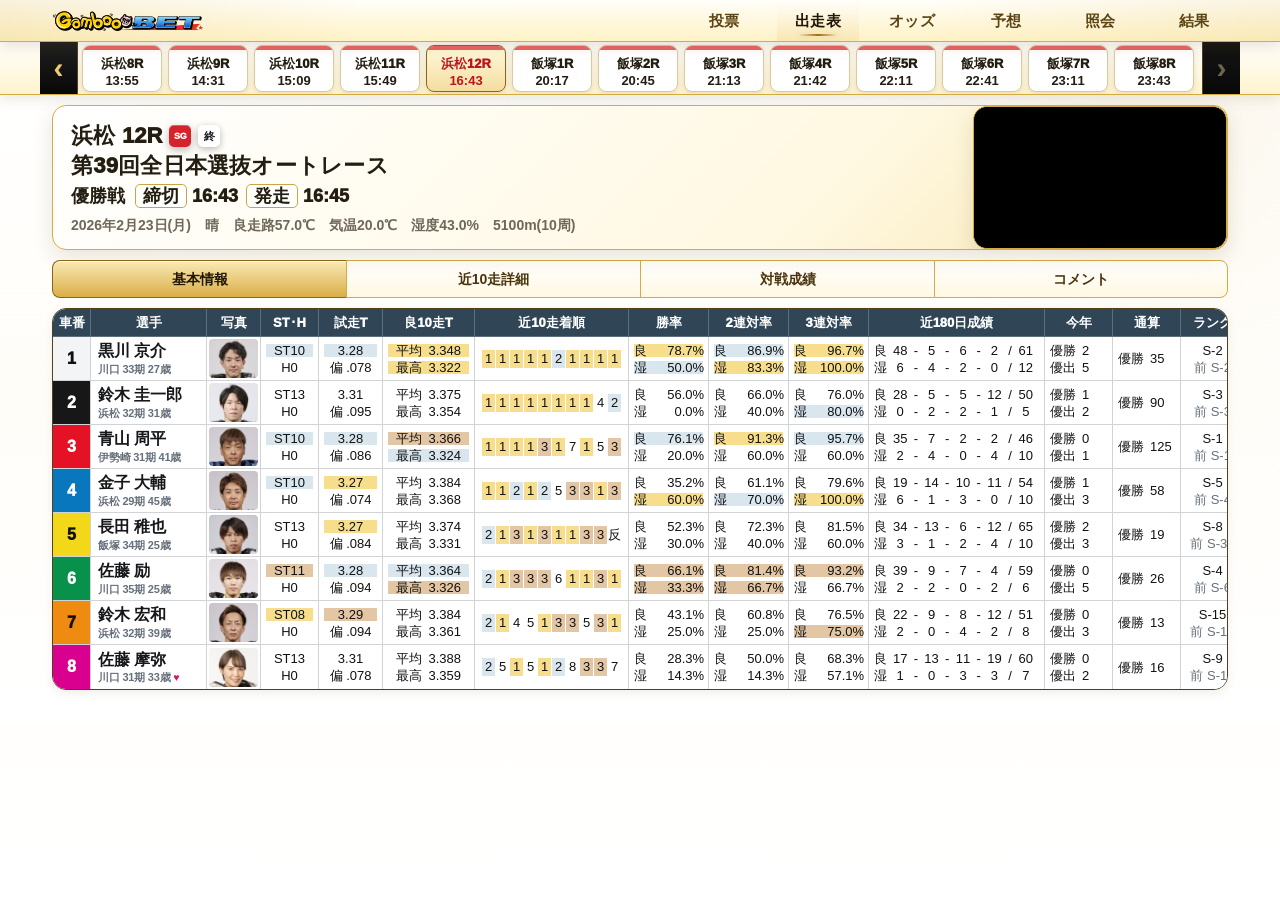
<file: index.html>
<!doctype html>
<html lang="ja">
<head>
  <meta charset="utf-8">
  <meta name="viewport" content="width=device-width,initial-scale=1">
  <meta http-equiv="refresh" content="0;url=vote/">
  <title>GambooBET Demo</title>
  <script>location.replace("vote/");</script>
</head>
<body>
  <p><a href="vote/">投票デモを開く</a></p>
</body>
</html>
</file>
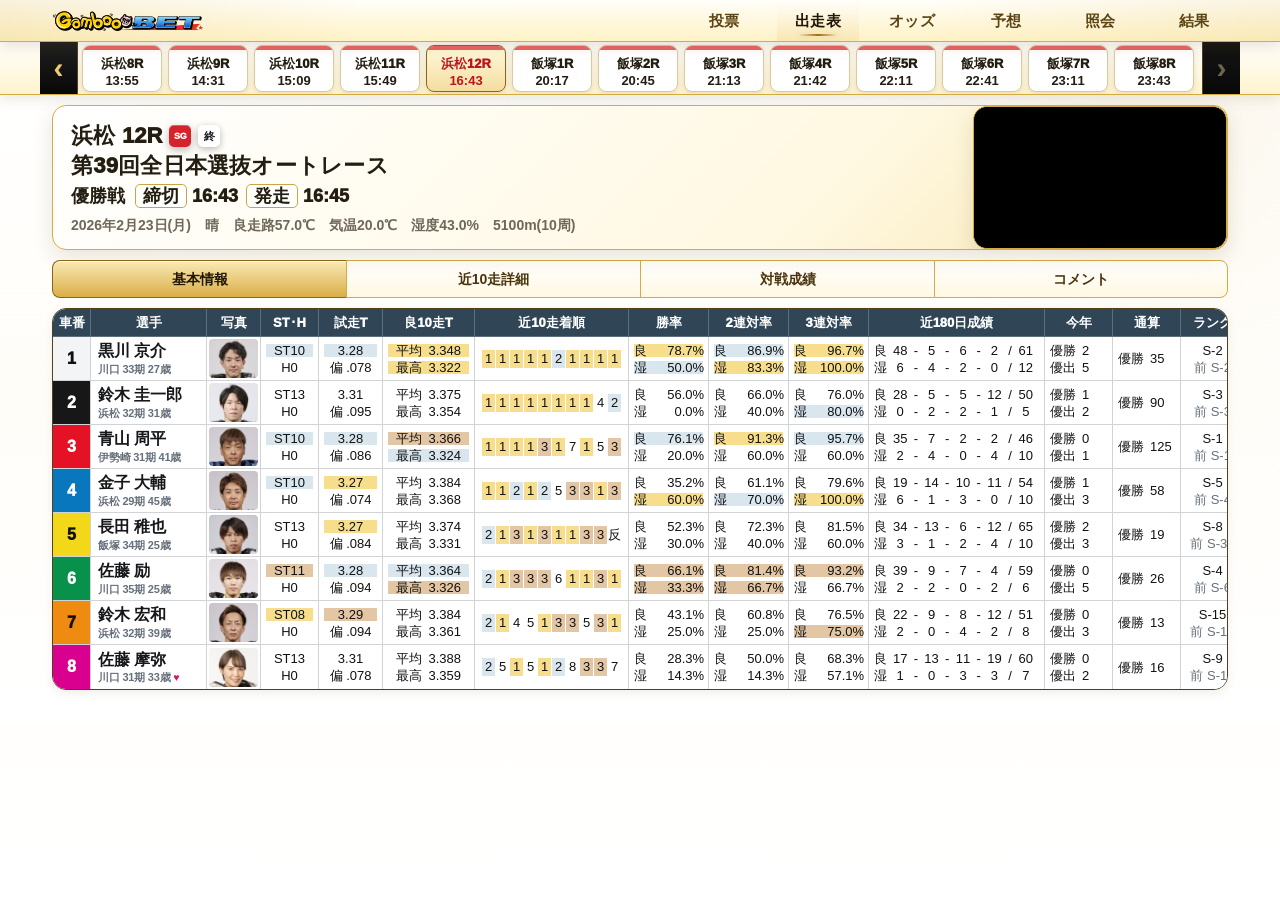
<file: vote/index.html>
<!DOCTYPE html>

<html lang="ja"><head><meta charset="utf-8"/><meta content="width=device-width,initial-scale=1,maximum-scale=1,user-scalable=no,viewport-fit=cover" name="viewport"/><meta content="#fffaf0" name="theme-color"/><meta content="yes" name="apple-mobile-web-app-capable"/><meta content="default" name="apple-mobile-web-app-status-bar-style"/>



<title>出走表 | GambooBET Demo</title><link href="../shared/category-menu.css?v=64" rel="stylesheet"/><link href="../shared/page-shell.css?v=20" rel="stylesheet"/><link href="racecard.css?v=112" rel="stylesheet"/><link href="race-switch.css?v=74" rel="stylesheet"/><link href="race-info.css?v=73" rel="stylesheet"><link href="../shared/race-button-style.css?v=7" rel="stylesheet"><link href="../shared/gamboo-light-theme.css?v=8" rel="stylesheet"/><script src="../shared/sport-preferences.js?v=2"></script><script defer="" src="race-info.js?v=69"></script><script defer="" src="live-state.js?v=5"></script><script defer="" src="../shared/category-menu.js?v=69"></script><script defer="" src="../shared/fixed-layout.js?v=23"></script><script defer="" src="race-switch.js?v=76"></script><script defer="" src="racecard.js?v=76"></script></link></link></head><body><gamboo-category-menu active="racecard"></gamboo-category-menu><div class="gamboo-content-shell" data-gamboo-pinch-shell=""><div class="gamboo-content-sizer" data-gamboo-pinch-sizer=""><div class="gamboo-content-stage" data-gamboo-pinch-stage=""><gamboo-race-switch active-key="浜松-12R-16:43"></gamboo-race-switch><gamboo-race-info></gamboo-race-info><section aria-labelledby="racecard-term-title" aria-modal="false" class="racecard-term-overlay" data-racecard-term-overlay="" hidden="" id="racecard-term-overlay" role="dialog"><button aria-label="解説を閉じる" class="racecard-term-close" data-racecard-term-close="" type="button">×</button><h2 class="racecard-term-title" data-racecard-term-title="" id="racecard-term-title">項目解説</h2><p class="racecard-term-description" data-racecard-term-description=""></p></section><nav aria-label="出走表情報メニュー" class="racecard-detail-menu"><a aria-current="page" class="racecard-detail-tab active" href="./">基本情報</a><a class="racecard-detail-tab" href="recent10/">近10走詳細</a><a class="racecard-detail-tab" href="matchups/">対戦成績</a><a class="racecard-detail-tab" href="comments/">コメント</a></nav><div aria-live="polite" class="racecard-detail-toast" role="status">遷移先ページは準備中です</div><main class="vote-racecard">
<section aria-label="浜松12R 出走表" class="section">
<div class="table-scroll">
<table class="race-table">
<colgroup>
<col class="col-car"/>
<col class="col-rider"/><col class="col-photo"/>
<col class="col-hst"/>
<col class="col-trial"/><col class="col-good-ten-time"/><col class="col-recent-ten"/>
<col class="col-win-rate"/>
<col class="col-quinella-rate"/>
<col class="col-place-rate"/>
<col class="col-results"/><col class="col-year"/><col class="col-career"/>
<col class="col-rank"/><col class="col-review-points"/>
<col class="col-machine"/>
</colgroup>
<thead>
<tr>
<th><button aria-controls="racecard-term-overlay" aria-expanded="false" class="racecard-term-button" data-racecard-term="car" type="button">車番</button></th>
<th><button aria-controls="racecard-term-overlay" aria-expanded="false" class="racecard-term-button" data-racecard-term="rider" type="button">選手</button></th><th class="photo-heading"><button aria-controls="racecard-term-overlay" aria-expanded="false" class="racecard-term-button" data-racecard-term="photo" type="button">写真</button></th>
<th><button aria-controls="racecard-term-overlay" aria-expanded="false" class="racecard-term-button" data-racecard-term="st-h" type="button">ST･H</button></th>
<th><button aria-controls="racecard-term-overlay" aria-expanded="false" class="racecard-term-button" data-racecard-term="trial" type="button">試走T</button></th><th><button aria-controls="racecard-term-overlay" aria-expanded="false" class="racecard-term-button" data-racecard-term="good10" type="button">良10走T</button></th><th><button aria-controls="racecard-term-overlay" aria-expanded="false" class="racecard-term-button" data-racecard-term="recent10" type="button">近10走着順</button></th>
<th><button aria-controls="racecard-term-overlay" aria-expanded="false" class="racecard-term-button" data-racecard-term="win" type="button">勝率</button></th>
<th><button aria-controls="racecard-term-overlay" aria-expanded="false" class="racecard-term-button" data-racecard-term="quinella" type="button">2連対率</button></th>
<th><button aria-controls="racecard-term-overlay" aria-expanded="false" class="racecard-term-button" data-racecard-term="place" type="button">3連対率</button></th>
<th><button aria-controls="racecard-term-overlay" aria-expanded="false" class="racecard-term-button" data-racecard-term="recent180" type="button">近180日成績</button></th><th><button aria-controls="racecard-term-overlay" aria-expanded="false" class="racecard-term-button" data-racecard-term="year" type="button">今年</button></th><th><button aria-controls="racecard-term-overlay" aria-expanded="false" class="racecard-term-button" data-racecard-term="career" type="button">通算</button></th>
<th><button aria-controls="racecard-term-overlay" aria-expanded="false" class="racecard-term-button" data-racecard-term="rank" type="button">ランク</button></th><th><button aria-controls="racecard-term-overlay" aria-expanded="false" class="racecard-term-button" data-racecard-term="points" type="button">審査P</button></th>
<th><button aria-controls="racecard-term-overlay" aria-expanded="false" class="racecard-term-button" data-racecard-term="machine" type="button">車名</button></th>
</tr>
</thead>
<tbody>
<tr>
<td class="car-number car-1">1</td>
<td class="rider-name"><span class="rider-name-main">黒川 京介</span><span class="rider-profile">川口 33期 27歳</span></td><td class="photo-cell"><img alt="黒川 京介 選手写真" class="rider-photo" decoding="async" loading="lazy" src="photos/kurokawa.jpg"/></td>
<td class="data-stack"><span class="rank-highlight rank-second" data-rank="2" data-rank-color="#d9e6ee" style="display:block!important;width:100%!important;background-color:#d9e6ee!important;background-image:linear-gradient(#d9e6ee,#d9e6ee)!important;border-radius:0!important;box-shadow:none!important;">ST10</span><span>H0</span></td>
<td class="data-stack"><span class="rank-highlight rank-second" data-rank="2" data-rank-color="#d9e6ee" style="display:block!important;width:100%!important;background-color:#d9e6ee!important;background-image:linear-gradient(#d9e6ee,#d9e6ee)!important;border-radius:0!important;box-shadow:none!important;">3.28</span><span>偏 .078</span></td><td class="data-stack good-ten-time"><span class="good-ten-line rank-highlight rank-first" data-rank="1" data-rank-color="#f6de8d" style="display:grid!important;width:100%!important;background-color:#f6de8d!important;background-image:linear-gradient(#f6de8d,#f6de8d)!important;border-radius:0!important;box-shadow:none!important;"><span class="good-ten-label" style="background-color:#f6de8d!important;">平均</span><span class="good-ten-value" style="background-color:#f6de8d!important;">3.348</span></span><span class="good-ten-line rank-highlight rank-first" data-rank="1" data-rank-color="#f6de8d" style="display:grid!important;width:100%!important;background-color:#f6de8d!important;background-image:linear-gradient(#f6de8d,#f6de8d)!important;border-radius:0!important;box-shadow:none!important;"><span class="good-ten-label" style="background-color:#f6de8d!important;">最高</span><span class="good-ten-value" style="background-color:#f6de8d!important;">3.322</span></span></td><td class="recent-ten"><span class="recent-ten-list"><span class="recent-place finish-1">1</span><span class="recent-place finish-1">1</span><span class="recent-place finish-1">1</span><span class="recent-place finish-1">1</span><span class="recent-place finish-1">1</span><span class="recent-place finish-2">2</span><span class="recent-place finish-1">1</span><span class="recent-place finish-1">1</span><span class="recent-place finish-1">1</span><span class="recent-place finish-1">1</span></span></td>
<td class="data-stack surface-stat"><span class="stat-line rank-highlight rank-first" data-rank="1" data-rank-color="#f6de8d" style="display:grid!important;width:100%!important;background-color:#f6de8d!important;background-image:linear-gradient(#f6de8d,#f6de8d)!important;border-radius:0!important;box-shadow:none!important;"><span class="surface-label" style="background-color:#f6de8d!important;">良</span><span class="surface-value" style="background-color:#f6de8d!important;">78.7</span><span class="surface-unit" style="background-color:#f6de8d!important;">%</span></span><span class="stat-line rank-highlight rank-second" data-rank="2" data-rank-color="#d9e6ee" style="display:grid!important;width:100%!important;background-color:#d9e6ee!important;background-image:linear-gradient(#d9e6ee,#d9e6ee)!important;border-radius:0!important;box-shadow:none!important;"><span class="surface-label" style="background-color:#d9e6ee!important;">湿</span><span class="surface-value" style="background-color:#d9e6ee!important;">50.0</span><span class="surface-unit" style="background-color:#d9e6ee!important;">%</span></span></td>
<td class="data-stack surface-stat"><span class="stat-line rank-highlight rank-second" data-rank="2" data-rank-color="#d9e6ee" style="display:grid!important;width:100%!important;background-color:#d9e6ee!important;background-image:linear-gradient(#d9e6ee,#d9e6ee)!important;border-radius:0!important;box-shadow:none!important;"><span class="surface-label" style="background-color:#d9e6ee!important;">良</span><span class="surface-value" style="background-color:#d9e6ee!important;">86.9</span><span class="surface-unit" style="background-color:#d9e6ee!important;">%</span></span><span class="stat-line rank-highlight rank-first" data-rank="1" data-rank-color="#f6de8d" style="display:grid!important;width:100%!important;background-color:#f6de8d!important;background-image:linear-gradient(#f6de8d,#f6de8d)!important;border-radius:0!important;box-shadow:none!important;"><span class="surface-label" style="background-color:#f6de8d!important;">湿</span><span class="surface-value" style="background-color:#f6de8d!important;">83.3</span><span class="surface-unit" style="background-color:#f6de8d!important;">%</span></span></td>
<td class="data-stack surface-stat"><span class="stat-line rank-highlight rank-first" data-rank="1" data-rank-color="#f6de8d" style="display:grid!important;width:100%!important;background-color:#f6de8d!important;background-image:linear-gradient(#f6de8d,#f6de8d)!important;border-radius:0!important;box-shadow:none!important;"><span class="surface-label" style="background-color:#f6de8d!important;">良</span><span class="surface-value" style="background-color:#f6de8d!important;">96.7</span><span class="surface-unit" style="background-color:#f6de8d!important;">%</span></span><span class="stat-line rank-highlight rank-first" data-rank="1" data-rank-color="#f6de8d" style="display:grid!important;width:100%!important;background-color:#f6de8d!important;background-image:linear-gradient(#f6de8d,#f6de8d)!important;border-radius:0!important;box-shadow:none!important;"><span class="surface-label" style="background-color:#f6de8d!important;">湿</span><span class="surface-value" style="background-color:#f6de8d!important;">100.0</span><span class="surface-unit" style="background-color:#f6de8d!important;">%</span></span></td>
<td class="data-stack race-results"><span class="result-line"><span class="result-label">良</span><span class="result-number">48</span><span class="result-separator">-</span><span class="result-number">5</span><span class="result-separator">-</span><span class="result-number">6</span><span class="result-separator">-</span><span class="result-number">2</span><span class="result-separator">/</span><span class="result-number result-total">61</span></span><span class="result-line"><span class="result-label">湿</span><span class="result-number">6</span><span class="result-separator">-</span><span class="result-number">4</span><span class="result-separator">-</span><span class="result-number">2</span><span class="result-separator">-</span><span class="result-number">0</span><span class="result-separator">/</span><span class="result-number result-total">12</span></span></td><td class="season-record-cell year-record-cell"><span class="season-record-line"><span class="season-record-label">優勝</span><span class="season-record-value">2</span></span><span class="season-record-line"><span class="season-record-label">優出</span><span class="season-record-value">5</span></span></td><td class="season-record-cell career-record-cell"><span class="season-record-line"><span class="season-record-label">優勝</span><span class="season-record-value">35</span></span></td>
<td class="data-stack rank-cell"><span>S-2</span><span>前 S-2</span></td><td class="review-points-cell">141.589</td>
<td class="data-stack machine-name"><span>イットウセイ</span><span>1級 600cc</span></td>
</tr>
<tr>
<td class="car-number car-2">2</td>
<td class="rider-name"><span class="rider-name-main">鈴木 圭一郎</span><span class="rider-profile">浜松 32期 31歳</span></td><td class="photo-cell"><img alt="鈴木 圭一郎 選手写真" class="rider-photo" decoding="async" loading="lazy" src="photos/suzuki_keiichiro.jpg"/></td>
<td class="data-stack"><span>ST13</span><span>H0</span></td>
<td class="data-stack"><span>3.31</span><span>偏 .095</span></td><td class="data-stack good-ten-time"><span class="good-ten-line"><span class="good-ten-label">平均</span><span class="good-ten-value">3.375</span></span><span class="good-ten-line"><span class="good-ten-label">最高</span><span class="good-ten-value">3.354</span></span></td><td class="recent-ten"><span class="recent-ten-list"><span class="recent-place finish-1">1</span><span class="recent-place finish-1">1</span><span class="recent-place finish-1">1</span><span class="recent-place finish-1">1</span><span class="recent-place finish-1">1</span><span class="recent-place finish-1">1</span><span class="recent-place finish-1">1</span><span class="recent-place finish-1">1</span><span class="recent-place">4</span><span class="recent-place finish-2">2</span></span></td>
<td class="data-stack surface-stat"><span class="stat-line"><span class="surface-label">良</span><span class="surface-value">56.0</span><span class="surface-unit">%</span></span><span class="stat-line"><span class="surface-label">湿</span><span class="surface-value">0.0</span><span class="surface-unit">%</span></span></td>
<td class="data-stack surface-stat"><span class="stat-line"><span class="surface-label">良</span><span class="surface-value">66.0</span><span class="surface-unit">%</span></span><span class="stat-line"><span class="surface-label">湿</span><span class="surface-value">40.0</span><span class="surface-unit">%</span></span></td>
<td class="data-stack surface-stat"><span class="stat-line"><span class="surface-label">良</span><span class="surface-value">76.0</span><span class="surface-unit">%</span></span><span class="stat-line rank-highlight rank-second" data-rank="2" data-rank-color="#d9e6ee" style="display:grid!important;width:100%!important;background-color:#d9e6ee!important;background-image:linear-gradient(#d9e6ee,#d9e6ee)!important;border-radius:0!important;box-shadow:none!important;"><span class="surface-label" style="background-color:#d9e6ee!important;">湿</span><span class="surface-value" style="background-color:#d9e6ee!important;">80.0</span><span class="surface-unit" style="background-color:#d9e6ee!important;">%</span></span></td>
<td class="data-stack race-results"><span class="result-line"><span class="result-label">良</span><span class="result-number">28</span><span class="result-separator">-</span><span class="result-number">5</span><span class="result-separator">-</span><span class="result-number">5</span><span class="result-separator">-</span><span class="result-number">12</span><span class="result-separator">/</span><span class="result-number result-total">50</span></span><span class="result-line"><span class="result-label">湿</span><span class="result-number">0</span><span class="result-separator">-</span><span class="result-number">2</span><span class="result-separator">-</span><span class="result-number">2</span><span class="result-separator">-</span><span class="result-number">1</span><span class="result-separator">/</span><span class="result-number result-total">5</span></span></td><td class="season-record-cell year-record-cell"><span class="season-record-line"><span class="season-record-label">優勝</span><span class="season-record-value">1</span></span><span class="season-record-line"><span class="season-record-label">優出</span><span class="season-record-value">2</span></span></td><td class="season-record-cell career-record-cell"><span class="season-record-line"><span class="season-record-label">優勝</span><span class="season-record-value">90</span></span></td>
<td class="data-stack rank-cell"><span>S-3</span><span>前 S-3</span></td><td class="review-points-cell">137.533</td>
<td class="data-stack machine-name"><span>カルマＳ５Ｋ</span><span>1級 600cc</span></td>
</tr>
<tr>
<td class="car-number car-3">3</td>
<td class="rider-name"><span class="rider-name-main">青山 周平</span><span class="rider-profile">伊勢崎 31期 41歳</span></td><td class="photo-cell"><img alt="青山 周平 選手写真" class="rider-photo" decoding="async" loading="lazy" src="photos/aoyama.jpg"/></td>
<td class="data-stack"><span class="rank-highlight rank-second" data-rank="2" data-rank-color="#d9e6ee" style="display:block!important;width:100%!important;background-color:#d9e6ee!important;background-image:linear-gradient(#d9e6ee,#d9e6ee)!important;border-radius:0!important;box-shadow:none!important;">ST10</span><span>H0</span></td>
<td class="data-stack"><span class="rank-highlight rank-second" data-rank="2" data-rank-color="#d9e6ee" style="display:block!important;width:100%!important;background-color:#d9e6ee!important;background-image:linear-gradient(#d9e6ee,#d9e6ee)!important;border-radius:0!important;box-shadow:none!important;">3.28</span><span>偏 .086</span></td><td class="data-stack good-ten-time"><span class="good-ten-line rank-highlight rank-third" data-rank="3" data-rank-color="#e3c6a3" style="display:grid!important;width:100%!important;background-color:#e3c6a3!important;background-image:linear-gradient(#e3c6a3,#e3c6a3)!important;border-radius:0!important;box-shadow:none!important;"><span class="good-ten-label" style="background-color:#e3c6a3!important;">平均</span><span class="good-ten-value" style="background-color:#e3c6a3!important;">3.366</span></span><span class="good-ten-line rank-highlight rank-second" data-rank="2" data-rank-color="#d9e6ee" style="display:grid!important;width:100%!important;background-color:#d9e6ee!important;background-image:linear-gradient(#d9e6ee,#d9e6ee)!important;border-radius:0!important;box-shadow:none!important;"><span class="good-ten-label" style="background-color:#d9e6ee!important;">最高</span><span class="good-ten-value" style="background-color:#d9e6ee!important;">3.324</span></span></td><td class="recent-ten"><span class="recent-ten-list"><span class="recent-place finish-1">1</span><span class="recent-place finish-1">1</span><span class="recent-place finish-1">1</span><span class="recent-place finish-1">1</span><span class="recent-place finish-3">3</span><span class="recent-place finish-1">1</span><span class="recent-place">7</span><span class="recent-place finish-1">1</span><span class="recent-place">5</span><span class="recent-place finish-3">3</span></span></td>
<td class="data-stack surface-stat"><span class="stat-line rank-highlight rank-second" data-rank="2" data-rank-color="#d9e6ee" style="display:grid!important;width:100%!important;background-color:#d9e6ee!important;background-image:linear-gradient(#d9e6ee,#d9e6ee)!important;border-radius:0!important;box-shadow:none!important;"><span class="surface-label" style="background-color:#d9e6ee!important;">良</span><span class="surface-value" style="background-color:#d9e6ee!important;">76.1</span><span class="surface-unit" style="background-color:#d9e6ee!important;">%</span></span><span class="stat-line"><span class="surface-label">湿</span><span class="surface-value">20.0</span><span class="surface-unit">%</span></span></td>
<td class="data-stack surface-stat"><span class="stat-line rank-highlight rank-first" data-rank="1" data-rank-color="#f6de8d" style="display:grid!important;width:100%!important;background-color:#f6de8d!important;background-image:linear-gradient(#f6de8d,#f6de8d)!important;border-radius:0!important;box-shadow:none!important;"><span class="surface-label" style="background-color:#f6de8d!important;">良</span><span class="surface-value" style="background-color:#f6de8d!important;">91.3</span><span class="surface-unit" style="background-color:#f6de8d!important;">%</span></span><span class="stat-line"><span class="surface-label">湿</span><span class="surface-value">60.0</span><span class="surface-unit">%</span></span></td>
<td class="data-stack surface-stat"><span class="stat-line rank-highlight rank-second" data-rank="2" data-rank-color="#d9e6ee" style="display:grid!important;width:100%!important;background-color:#d9e6ee!important;background-image:linear-gradient(#d9e6ee,#d9e6ee)!important;border-radius:0!important;box-shadow:none!important;"><span class="surface-label" style="background-color:#d9e6ee!important;">良</span><span class="surface-value" style="background-color:#d9e6ee!important;">95.7</span><span class="surface-unit" style="background-color:#d9e6ee!important;">%</span></span><span class="stat-line"><span class="surface-label">湿</span><span class="surface-value">60.0</span><span class="surface-unit">%</span></span></td>
<td class="data-stack race-results"><span class="result-line"><span class="result-label">良</span><span class="result-number">35</span><span class="result-separator">-</span><span class="result-number">7</span><span class="result-separator">-</span><span class="result-number">2</span><span class="result-separator">-</span><span class="result-number">2</span><span class="result-separator">/</span><span class="result-number result-total">46</span></span><span class="result-line"><span class="result-label">湿</span><span class="result-number">2</span><span class="result-separator">-</span><span class="result-number">4</span><span class="result-separator">-</span><span class="result-number">0</span><span class="result-separator">-</span><span class="result-number">4</span><span class="result-separator">/</span><span class="result-number result-total">10</span></span></td><td class="season-record-cell year-record-cell"><span class="season-record-line"><span class="season-record-label">優勝</span><span class="season-record-value">0</span></span><span class="season-record-line"><span class="season-record-label">優出</span><span class="season-record-value">1</span></span></td><td class="season-record-cell career-record-cell"><span class="season-record-line"><span class="season-record-label">優勝</span><span class="season-record-value">125</span></span></td>
<td class="data-stack rank-cell"><span>S-1</span><span>前 S-1</span></td><td class="review-points-cell">148.395</td>
<td class="data-stack machine-name"><span>ハルク・７３</span><span>1級 600cc</span></td>
</tr>
<tr>
<td class="car-number car-4">4</td>
<td class="rider-name"><span class="rider-name-main">金子 大輔</span><span class="rider-profile">浜松 29期 45歳</span></td><td class="photo-cell"><img alt="金子 大輔 選手写真" class="rider-photo" decoding="async" loading="lazy" src="photos/kaneko.jpg"/></td>
<td class="data-stack"><span class="rank-highlight rank-second" data-rank="2" data-rank-color="#d9e6ee" style="display:block!important;width:100%!important;background-color:#d9e6ee!important;background-image:linear-gradient(#d9e6ee,#d9e6ee)!important;border-radius:0!important;box-shadow:none!important;">ST10</span><span>H0</span></td>
<td class="data-stack"><span class="rank-highlight rank-first" data-rank="1" data-rank-color="#f6de8d" style="display:block!important;width:100%!important;background-color:#f6de8d!important;background-image:linear-gradient(#f6de8d,#f6de8d)!important;border-radius:0!important;box-shadow:none!important;">3.27</span><span>偏 .074</span></td><td class="data-stack good-ten-time"><span class="good-ten-line"><span class="good-ten-label">平均</span><span class="good-ten-value">3.384</span></span><span class="good-ten-line"><span class="good-ten-label">最高</span><span class="good-ten-value">3.368</span></span></td><td class="recent-ten"><span class="recent-ten-list"><span class="recent-place finish-1">1</span><span class="recent-place finish-1">1</span><span class="recent-place finish-2">2</span><span class="recent-place finish-1">1</span><span class="recent-place finish-2">2</span><span class="recent-place">5</span><span class="recent-place finish-3">3</span><span class="recent-place finish-3">3</span><span class="recent-place finish-1">1</span><span class="recent-place finish-3">3</span></span></td>
<td class="data-stack surface-stat"><span class="stat-line"><span class="surface-label">良</span><span class="surface-value">35.2</span><span class="surface-unit">%</span></span><span class="stat-line rank-highlight rank-first" data-rank="1" data-rank-color="#f6de8d" style="display:grid!important;width:100%!important;background-color:#f6de8d!important;background-image:linear-gradient(#f6de8d,#f6de8d)!important;border-radius:0!important;box-shadow:none!important;"><span class="surface-label" style="background-color:#f6de8d!important;">湿</span><span class="surface-value" style="background-color:#f6de8d!important;">60.0</span><span class="surface-unit" style="background-color:#f6de8d!important;">%</span></span></td>
<td class="data-stack surface-stat"><span class="stat-line"><span class="surface-label">良</span><span class="surface-value">61.1</span><span class="surface-unit">%</span></span><span class="stat-line rank-highlight rank-second" data-rank="2" data-rank-color="#d9e6ee" style="display:grid!important;width:100%!important;background-color:#d9e6ee!important;background-image:linear-gradient(#d9e6ee,#d9e6ee)!important;border-radius:0!important;box-shadow:none!important;"><span class="surface-label" style="background-color:#d9e6ee!important;">湿</span><span class="surface-value" style="background-color:#d9e6ee!important;">70.0</span><span class="surface-unit" style="background-color:#d9e6ee!important;">%</span></span></td>
<td class="data-stack surface-stat"><span class="stat-line"><span class="surface-label">良</span><span class="surface-value">79.6</span><span class="surface-unit">%</span></span><span class="stat-line rank-highlight rank-first" data-rank="1" data-rank-color="#f6de8d" style="display:grid!important;width:100%!important;background-color:#f6de8d!important;background-image:linear-gradient(#f6de8d,#f6de8d)!important;border-radius:0!important;box-shadow:none!important;"><span class="surface-label" style="background-color:#f6de8d!important;">湿</span><span class="surface-value" style="background-color:#f6de8d!important;">100.0</span><span class="surface-unit" style="background-color:#f6de8d!important;">%</span></span></td>
<td class="data-stack race-results"><span class="result-line"><span class="result-label">良</span><span class="result-number">19</span><span class="result-separator">-</span><span class="result-number">14</span><span class="result-separator">-</span><span class="result-number">10</span><span class="result-separator">-</span><span class="result-number">11</span><span class="result-separator">/</span><span class="result-number result-total">54</span></span><span class="result-line"><span class="result-label">湿</span><span class="result-number">6</span><span class="result-separator">-</span><span class="result-number">1</span><span class="result-separator">-</span><span class="result-number">3</span><span class="result-separator">-</span><span class="result-number">0</span><span class="result-separator">/</span><span class="result-number result-total">10</span></span></td><td class="season-record-cell year-record-cell"><span class="season-record-line"><span class="season-record-label">優勝</span><span class="season-record-value">1</span></span><span class="season-record-line"><span class="season-record-label">優出</span><span class="season-record-value">3</span></span></td><td class="season-record-cell career-record-cell"><span class="season-record-line"><span class="season-record-label">優勝</span><span class="season-record-value">58</span></span></td>
<td class="data-stack rank-cell"><span>S-5</span><span>前 S-4</span></td><td class="review-points-cell">133.520</td>
<td class="data-stack machine-name"><span>サンクチュアリ</span><span>1級 600cc</span></td>
</tr>
<tr>
<td class="car-number car-5">5</td>
<td class="rider-name"><span class="rider-name-main">長田 稚也</span><span class="rider-profile">飯塚 34期 25歳</span></td><td class="photo-cell"><img alt="長田 稚也 選手写真" class="rider-photo" decoding="async" loading="lazy" src="photos/osada.jpg"/></td>
<td class="data-stack"><span>ST13</span><span>H0</span></td>
<td class="data-stack"><span class="rank-highlight rank-first" data-rank="1" data-rank-color="#f6de8d" style="display:block!important;width:100%!important;background-color:#f6de8d!important;background-image:linear-gradient(#f6de8d,#f6de8d)!important;border-radius:0!important;box-shadow:none!important;">3.27</span><span>偏 .084</span></td><td class="data-stack good-ten-time"><span class="good-ten-line"><span class="good-ten-label">平均</span><span class="good-ten-value">3.374</span></span><span class="good-ten-line"><span class="good-ten-label">最高</span><span class="good-ten-value">3.331</span></span></td><td class="recent-ten"><span class="recent-ten-list"><span class="recent-place finish-2">2</span><span class="recent-place finish-1">1</span><span class="recent-place finish-3">3</span><span class="recent-place finish-1">1</span><span class="recent-place finish-3">3</span><span class="recent-place finish-1">1</span><span class="recent-place finish-1">1</span><span class="recent-place finish-3">3</span><span class="recent-place finish-3">3</span><span class="recent-place">反</span></span></td>
<td class="data-stack surface-stat"><span class="stat-line"><span class="surface-label">良</span><span class="surface-value">52.3</span><span class="surface-unit">%</span></span><span class="stat-line"><span class="surface-label">湿</span><span class="surface-value">30.0</span><span class="surface-unit">%</span></span></td>
<td class="data-stack surface-stat"><span class="stat-line"><span class="surface-label">良</span><span class="surface-value">72.3</span><span class="surface-unit">%</span></span><span class="stat-line"><span class="surface-label">湿</span><span class="surface-value">40.0</span><span class="surface-unit">%</span></span></td>
<td class="data-stack surface-stat"><span class="stat-line"><span class="surface-label">良</span><span class="surface-value">81.5</span><span class="surface-unit">%</span></span><span class="stat-line"><span class="surface-label">湿</span><span class="surface-value">60.0</span><span class="surface-unit">%</span></span></td>
<td class="data-stack race-results"><span class="result-line"><span class="result-label">良</span><span class="result-number">34</span><span class="result-separator">-</span><span class="result-number">13</span><span class="result-separator">-</span><span class="result-number">6</span><span class="result-separator">-</span><span class="result-number">12</span><span class="result-separator">/</span><span class="result-number result-total">65</span></span><span class="result-line"><span class="result-label">湿</span><span class="result-number">3</span><span class="result-separator">-</span><span class="result-number">1</span><span class="result-separator">-</span><span class="result-number">2</span><span class="result-separator">-</span><span class="result-number">4</span><span class="result-separator">/</span><span class="result-number result-total">10</span></span></td><td class="season-record-cell year-record-cell"><span class="season-record-line"><span class="season-record-label">優勝</span><span class="season-record-value">2</span></span><span class="season-record-line"><span class="season-record-label">優出</span><span class="season-record-value">3</span></span></td><td class="season-record-cell career-record-cell"><span class="season-record-line"><span class="season-record-label">優勝</span><span class="season-record-value">19</span></span></td>
<td class="data-stack rank-cell"><span>S-8</span><span>前 S-39</span></td><td class="review-points-cell">92.385</td>
<td class="data-stack machine-name"><span>ロシナンテ</span><span>1級 600cc</span></td>
</tr>
<tr>
<td class="car-number car-6">6</td>
<td class="rider-name"><span class="rider-name-main">佐藤 励</span><span class="rider-profile">川口 35期 25歳</span></td><td class="photo-cell"><img alt="佐藤 励 選手写真" class="rider-photo" decoding="async" loading="lazy" src="photos/sato_rei.jpg"/></td>
<td class="data-stack"><span class="rank-highlight rank-third" data-rank="3" data-rank-color="#e3c6a3" style="display:block!important;width:100%!important;background-color:#e3c6a3!important;background-image:linear-gradient(#e3c6a3,#e3c6a3)!important;border-radius:0!important;box-shadow:none!important;">ST11</span><span>H0</span></td>
<td class="data-stack"><span class="rank-highlight rank-second" data-rank="2" data-rank-color="#d9e6ee" style="display:block!important;width:100%!important;background-color:#d9e6ee!important;background-image:linear-gradient(#d9e6ee,#d9e6ee)!important;border-radius:0!important;box-shadow:none!important;">3.28</span><span>偏 .094</span></td><td class="data-stack good-ten-time"><span class="good-ten-line rank-highlight rank-second" data-rank="2" data-rank-color="#d9e6ee" style="display:grid!important;width:100%!important;background-color:#d9e6ee!important;background-image:linear-gradient(#d9e6ee,#d9e6ee)!important;border-radius:0!important;box-shadow:none!important;"><span class="good-ten-label" style="background-color:#d9e6ee!important;">平均</span><span class="good-ten-value" style="background-color:#d9e6ee!important;">3.364</span></span><span class="good-ten-line rank-highlight rank-third" data-rank="3" data-rank-color="#e3c6a3" style="display:grid!important;width:100%!important;background-color:#e3c6a3!important;background-image:linear-gradient(#e3c6a3,#e3c6a3)!important;border-radius:0!important;box-shadow:none!important;"><span class="good-ten-label" style="background-color:#e3c6a3!important;">最高</span><span class="good-ten-value" style="background-color:#e3c6a3!important;">3.326</span></span></td><td class="recent-ten"><span class="recent-ten-list"><span class="recent-place finish-2">2</span><span class="recent-place finish-1">1</span><span class="recent-place finish-3">3</span><span class="recent-place finish-3">3</span><span class="recent-place finish-3">3</span><span class="recent-place">6</span><span class="recent-place finish-1">1</span><span class="recent-place finish-1">1</span><span class="recent-place finish-3">3</span><span class="recent-place finish-1">1</span></span></td>
<td class="data-stack surface-stat"><span class="stat-line rank-highlight rank-third" data-rank="3" data-rank-color="#e3c6a3" style="display:grid!important;width:100%!important;background-color:#e3c6a3!important;background-image:linear-gradient(#e3c6a3,#e3c6a3)!important;border-radius:0!important;box-shadow:none!important;"><span class="surface-label" style="background-color:#e3c6a3!important;">良</span><span class="surface-value" style="background-color:#e3c6a3!important;">66.1</span><span class="surface-unit" style="background-color:#e3c6a3!important;">%</span></span><span class="stat-line rank-highlight rank-third" data-rank="3" data-rank-color="#e3c6a3" style="display:grid!important;width:100%!important;background-color:#e3c6a3!important;background-image:linear-gradient(#e3c6a3,#e3c6a3)!important;border-radius:0!important;box-shadow:none!important;"><span class="surface-label" style="background-color:#e3c6a3!important;">湿</span><span class="surface-value" style="background-color:#e3c6a3!important;">33.3</span><span class="surface-unit" style="background-color:#e3c6a3!important;">%</span></span></td>
<td class="data-stack surface-stat"><span class="stat-line rank-highlight rank-third" data-rank="3" data-rank-color="#e3c6a3" style="display:grid!important;width:100%!important;background-color:#e3c6a3!important;background-image:linear-gradient(#e3c6a3,#e3c6a3)!important;border-radius:0!important;box-shadow:none!important;"><span class="surface-label" style="background-color:#e3c6a3!important;">良</span><span class="surface-value" style="background-color:#e3c6a3!important;">81.4</span><span class="surface-unit" style="background-color:#e3c6a3!important;">%</span></span><span class="stat-line rank-highlight rank-third" data-rank="3" data-rank-color="#e3c6a3" style="display:grid!important;width:100%!important;background-color:#e3c6a3!important;background-image:linear-gradient(#e3c6a3,#e3c6a3)!important;border-radius:0!important;box-shadow:none!important;"><span class="surface-label" style="background-color:#e3c6a3!important;">湿</span><span class="surface-value" style="background-color:#e3c6a3!important;">66.7</span><span class="surface-unit" style="background-color:#e3c6a3!important;">%</span></span></td>
<td class="data-stack surface-stat"><span class="stat-line rank-highlight rank-third" data-rank="3" data-rank-color="#e3c6a3" style="display:grid!important;width:100%!important;background-color:#e3c6a3!important;background-image:linear-gradient(#e3c6a3,#e3c6a3)!important;border-radius:0!important;box-shadow:none!important;"><span class="surface-label" style="background-color:#e3c6a3!important;">良</span><span class="surface-value" style="background-color:#e3c6a3!important;">93.2</span><span class="surface-unit" style="background-color:#e3c6a3!important;">%</span></span><span class="stat-line"><span class="surface-label">湿</span><span class="surface-value">66.7</span><span class="surface-unit">%</span></span></td>
<td class="data-stack race-results"><span class="result-line"><span class="result-label">良</span><span class="result-number">39</span><span class="result-separator">-</span><span class="result-number">9</span><span class="result-separator">-</span><span class="result-number">7</span><span class="result-separator">-</span><span class="result-number">4</span><span class="result-separator">/</span><span class="result-number result-total">59</span></span><span class="result-line"><span class="result-label">湿</span><span class="result-number">2</span><span class="result-separator">-</span><span class="result-number">2</span><span class="result-separator">-</span><span class="result-number">0</span><span class="result-separator">-</span><span class="result-number">2</span><span class="result-separator">/</span><span class="result-number result-total">6</span></span></td><td class="season-record-cell year-record-cell"><span class="season-record-line"><span class="season-record-label">優勝</span><span class="season-record-value">0</span></span><span class="season-record-line"><span class="season-record-label">優出</span><span class="season-record-value">5</span></span></td><td class="season-record-cell career-record-cell"><span class="season-record-line"><span class="season-record-label">優勝</span><span class="season-record-value">26</span></span></td>
<td class="data-stack rank-cell"><span>S-4</span><span>前 S-6</span></td><td class="review-points-cell">126.981</td>
<td class="data-stack machine-name"><span>シロウＷＶ・Ｓ</span><span>1級 600cc</span></td>
</tr>
<tr>
<td class="car-number car-7">7</td>
<td class="rider-name"><span class="rider-name-main">鈴木 宏和</span><span class="rider-profile">浜松 32期 39歳</span></td><td class="photo-cell"><img alt="鈴木 宏和 選手写真" class="rider-photo" decoding="async" loading="lazy" src="photos/suzuki_hirokazu.jpg"/></td>
<td class="data-stack"><span class="rank-highlight rank-first" data-rank="1" data-rank-color="#f6de8d" style="display:block!important;width:100%!important;background-color:#f6de8d!important;background-image:linear-gradient(#f6de8d,#f6de8d)!important;border-radius:0!important;box-shadow:none!important;">ST08</span><span>H0</span></td>
<td class="data-stack"><span class="rank-highlight rank-third" data-rank="3" data-rank-color="#e3c6a3" style="display:block!important;width:100%!important;background-color:#e3c6a3!important;background-image:linear-gradient(#e3c6a3,#e3c6a3)!important;border-radius:0!important;box-shadow:none!important;">3.29</span><span>偏 .094</span></td><td class="data-stack good-ten-time"><span class="good-ten-line"><span class="good-ten-label">平均</span><span class="good-ten-value">3.384</span></span><span class="good-ten-line"><span class="good-ten-label">最高</span><span class="good-ten-value">3.361</span></span></td><td class="recent-ten"><span class="recent-ten-list"><span class="recent-place finish-2">2</span><span class="recent-place finish-1">1</span><span class="recent-place">4</span><span class="recent-place">5</span><span class="recent-place finish-1">1</span><span class="recent-place finish-3">3</span><span class="recent-place finish-3">3</span><span class="recent-place">5</span><span class="recent-place finish-3">3</span><span class="recent-place finish-1">1</span></span></td>
<td class="data-stack surface-stat"><span class="stat-line"><span class="surface-label">良</span><span class="surface-value">43.1</span><span class="surface-unit">%</span></span><span class="stat-line"><span class="surface-label">湿</span><span class="surface-value">25.0</span><span class="surface-unit">%</span></span></td>
<td class="data-stack surface-stat"><span class="stat-line"><span class="surface-label">良</span><span class="surface-value">60.8</span><span class="surface-unit">%</span></span><span class="stat-line"><span class="surface-label">湿</span><span class="surface-value">25.0</span><span class="surface-unit">%</span></span></td>
<td class="data-stack surface-stat"><span class="stat-line"><span class="surface-label">良</span><span class="surface-value">76.5</span><span class="surface-unit">%</span></span><span class="stat-line rank-highlight rank-third" data-rank="3" data-rank-color="#e3c6a3" style="display:grid!important;width:100%!important;background-color:#e3c6a3!important;background-image:linear-gradient(#e3c6a3,#e3c6a3)!important;border-radius:0!important;box-shadow:none!important;"><span class="surface-label" style="background-color:#e3c6a3!important;">湿</span><span class="surface-value" style="background-color:#e3c6a3!important;">75.0</span><span class="surface-unit" style="background-color:#e3c6a3!important;">%</span></span></td>
<td class="data-stack race-results"><span class="result-line"><span class="result-label">良</span><span class="result-number">22</span><span class="result-separator">-</span><span class="result-number">9</span><span class="result-separator">-</span><span class="result-number">8</span><span class="result-separator">-</span><span class="result-number">12</span><span class="result-separator">/</span><span class="result-number result-total">51</span></span><span class="result-line"><span class="result-label">湿</span><span class="result-number">2</span><span class="result-separator">-</span><span class="result-number">0</span><span class="result-separator">-</span><span class="result-number">4</span><span class="result-separator">-</span><span class="result-number">2</span><span class="result-separator">/</span><span class="result-number result-total">8</span></span></td><td class="season-record-cell year-record-cell"><span class="season-record-line"><span class="season-record-label">優勝</span><span class="season-record-value">0</span></span><span class="season-record-line"><span class="season-record-label">優出</span><span class="season-record-value">3</span></span></td><td class="season-record-cell career-record-cell"><span class="season-record-line"><span class="season-record-label">優勝</span><span class="season-record-value">13</span></span></td>
<td class="data-stack rank-cell"><span>S-15</span><span>前 S-16</span></td><td class="review-points-cell">111.448</td>
<td class="data-stack machine-name"><span>ナアーモ</span><span>1級 600cc</span></td>
</tr>
<tr>
<td class="car-number car-8">8</td>
<td class="rider-name"><span class="rider-name-main">佐藤 摩弥</span><span class="rider-profile">川口 31期 33歳 <span aria-label="女子選手" class="female-mark">♥</span></span></td><td class="photo-cell"><img alt="佐藤 摩弥 選手写真" class="rider-photo" decoding="async" loading="lazy" src="photos/sato_maya.jpg"/></td>
<td class="data-stack"><span>ST13</span><span>H0</span></td>
<td class="data-stack"><span>3.31</span><span>偏 .078</span></td><td class="data-stack good-ten-time"><span class="good-ten-line"><span class="good-ten-label">平均</span><span class="good-ten-value">3.388</span></span><span class="good-ten-line"><span class="good-ten-label">最高</span><span class="good-ten-value">3.359</span></span></td><td class="recent-ten"><span class="recent-ten-list"><span class="recent-place finish-2">2</span><span class="recent-place">5</span><span class="recent-place finish-1">1</span><span class="recent-place">5</span><span class="recent-place finish-1">1</span><span class="recent-place finish-2">2</span><span class="recent-place">8</span><span class="recent-place finish-3">3</span><span class="recent-place finish-3">3</span><span class="recent-place">7</span></span></td>
<td class="data-stack surface-stat"><span class="stat-line"><span class="surface-label">良</span><span class="surface-value">28.3</span><span class="surface-unit">%</span></span><span class="stat-line"><span class="surface-label">湿</span><span class="surface-value">14.3</span><span class="surface-unit">%</span></span></td>
<td class="data-stack surface-stat"><span class="stat-line"><span class="surface-label">良</span><span class="surface-value">50.0</span><span class="surface-unit">%</span></span><span class="stat-line"><span class="surface-label">湿</span><span class="surface-value">14.3</span><span class="surface-unit">%</span></span></td>
<td class="data-stack surface-stat"><span class="stat-line"><span class="surface-label">良</span><span class="surface-value">68.3</span><span class="surface-unit">%</span></span><span class="stat-line"><span class="surface-label">湿</span><span class="surface-value">57.1</span><span class="surface-unit">%</span></span></td>
<td class="data-stack race-results"><span class="result-line"><span class="result-label">良</span><span class="result-number">17</span><span class="result-separator">-</span><span class="result-number">13</span><span class="result-separator">-</span><span class="result-number">11</span><span class="result-separator">-</span><span class="result-number">19</span><span class="result-separator">/</span><span class="result-number result-total">60</span></span><span class="result-line"><span class="result-label">湿</span><span class="result-number">1</span><span class="result-separator">-</span><span class="result-number">0</span><span class="result-separator">-</span><span class="result-number">3</span><span class="result-separator">-</span><span class="result-number">3</span><span class="result-separator">/</span><span class="result-number result-total">7</span></span></td><td class="season-record-cell year-record-cell"><span class="season-record-line"><span class="season-record-label">優勝</span><span class="season-record-value">0</span></span><span class="season-record-line"><span class="season-record-label">優出</span><span class="season-record-value">2</span></span></td><td class="season-record-cell career-record-cell"><span class="season-record-line"><span class="season-record-label">優勝</span><span class="season-record-value">16</span></span></td>
<td class="data-stack rank-cell"><span>S-9</span><span>前 S-10</span></td><td class="review-points-cell">118.384</td>
<td class="data-stack machine-name"><span>スミエ９７</span><span>1級 600cc</span></td>
</tr>
</tbody>
</table>
</div>
</section>
</main></div></div></div></body></html>
</file>
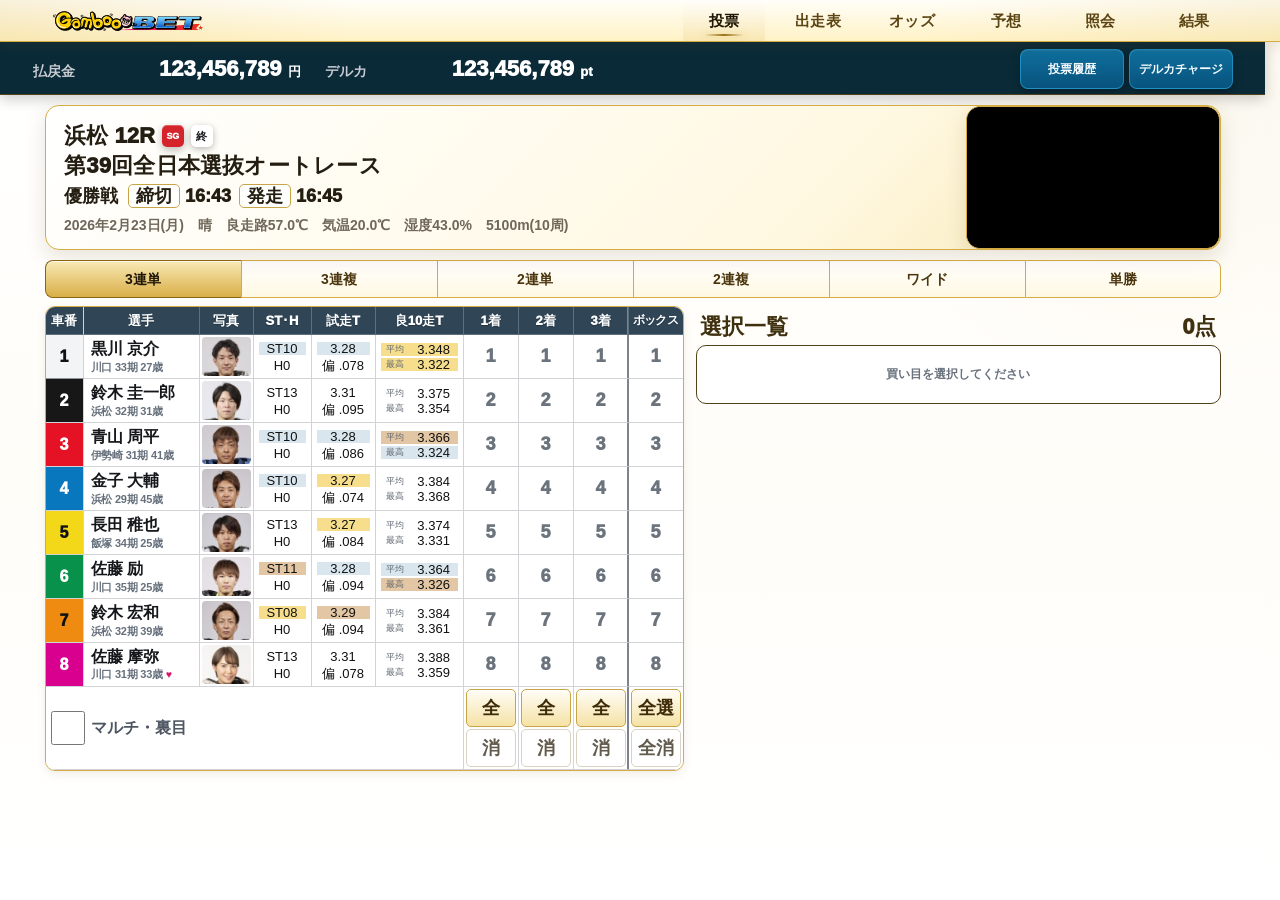
<file: vote/bet/index.html>
<!DOCTYPE html>

<html lang="ja">
<head>
<meta charset="utf-8"/>
<meta content="width=device-width,initial-scale=1,maximum-scale=1,user-scalable=no,viewport-fit=cover" name="viewport"/>
<meta content="#fffaf0" name="theme-color"/>




<title>投票入力 | GambooBET Demo</title>
<link href="../../shared/category-menu.css?v=64" rel="stylesheet"/>
<link href="../../shared/page-shell.css?v=20" rel="stylesheet"/>
<link href="../race-info.css?v=73" rel="stylesheet"/>
<link href="../race-switch.css?v=74" rel="stylesheet"/>
<link href="../../shared/race-button-style.css?v=7" rel="stylesheet"/>
<link href="bet.css?v=85" rel="stylesheet"/>
<link href="../../shared/gamboo-light-theme.css?v=8" rel="stylesheet"/>
<script defer="" src="../race-info.js?v=69"></script>
<script defer="" src="../live-state.js?v=5"></script>
<script defer="" src="../../shared/category-menu.js?v=69"></script>
<script defer="" src="../../shared/fixed-layout.js?v=23"></script>

<script defer="" src="../odds-data.js?v=1"></script>
<script defer="" src="bet.js?v=31"></script>
</head>
<body>
<gamboo-category-menu active="bet"></gamboo-category-menu>
<div class="gamboo-content-shell" data-gamboo-pinch-shell="">
<div class="gamboo-content-sizer" data-gamboo-pinch-sizer="">
<div class="gamboo-content-stage" data-gamboo-pinch-stage="">
<section aria-label="デルカ残高" class="delca-bar">
<div class="delca-default" data-delca-default="">
<div class="delca-balances">
<div class="delca-balance-row"><span>払戻金</span><strong>123,456,789 <small>円</small></strong></div>
<div class="delca-balance-row"><span>デルカ</span><strong>123,456,789 <small>pt</small></strong></div>
</div>
<div class="delca-actions">
<button type="button">投票履歴</button>
<button type="button">デルカチャージ</button>
</div>
</div>
</section>
<gamboo-race-info race-filter-disabled=""></gamboo-race-info>
<nav aria-label="賭式選択" class="bet-type-menu">
<button aria-pressed="true" class="bet-type-tab active" data-bet-type="3連単" type="button">3連単</button>
<button aria-pressed="false" class="bet-type-tab" data-bet-type="3連複" type="button">3連複</button>
<button aria-pressed="false" class="bet-type-tab" data-bet-type="2連単" type="button">2連単</button>
<button aria-pressed="false" class="bet-type-tab" data-bet-type="2連複" type="button">2連複</button>
<button aria-pressed="false" class="bet-type-tab" data-bet-type="ワイド" type="button">ワイド</button>
<button aria-pressed="false" class="bet-type-tab" data-bet-type="単勝" type="button">単勝</button>
</nav>
<main class="bet-page">
<section aria-label="投票入力表" class="bet-table-section">
<div class="bet-table-scroll">
<table class="bet-table">
<colgroup>
<col class="col-car"/><col class="col-rider"/>
<col class="col-photo bet-desktop-detail"/><col class="col-hst bet-desktop-detail"/><col class="col-trial bet-desktop-detail"/><col class="col-good-ten bet-desktop-detail"/>
<col class="col-pick"/><col class="col-pick"/><col class="col-pick"/><col class="col-pick col-box"/>
</colgroup>
<thead><tr><th>車番</th><th>選手</th><th class="bet-desktop-detail">写真</th><th class="bet-desktop-detail">ST･H</th><th class="bet-desktop-detail">試走T</th><th class="bet-desktop-detail">良10走T</th><th>1着</th><th>2着</th><th>3着</th><th class="box-divider">ボックス</th></tr></thead>
<tbody id="bet-table-body"></tbody>
<tfoot>
<tr>
<td class="bet-options-cell" colspan="2">
<label class="bet-option"><input id="multi-reverse-option" type="checkbox"/><span>マルチ・裏目</span></label>
</td>
<td class="column-actions"><button data-column-all="first">全</button><button data-column-clear="first">消</button></td>
<td class="column-actions"><button data-column-all="second">全</button><button data-column-clear="second">消</button></td>
<td class="column-actions"><button data-column-all="third">全</button><button data-column-clear="third">消</button></td>
<td class="column-actions box-divider"><button data-column-all="box">全選</button><button data-column-clear="box">全消</button></td>
</tr>
</tfoot>
</table>
</div>
</section>
<div aria-label="選択状況" class="selection-meta-row">
<span>選択一覧</span><span id="selection-count">0点</span>
</div>
<div class="selection-action-row">
<button aria-label="選択内容をセットして確認画面へ進む" class="bet-confirm-float" hidden="" id="bet-confirm" type="button"><span aria-hidden="true" class="bet-confirm-icon">✓</span><span class="bet-confirm-copy"><span class="bet-confirm-main">選択内容をセット</span><span class="bet-confirm-sub">確認画面へ進む</span></span><span aria-hidden="true" class="bet-confirm-arrow">›</span></button>
</div>
<section aria-label="選択一覧" class="selection-section">
<div class="selection-list" id="selection-list">
<div class="selection-empty">買い目を選択してください</div>
</div>
</section>
</main>
</div>
</div>
</div>

</body>
</html>
</file>
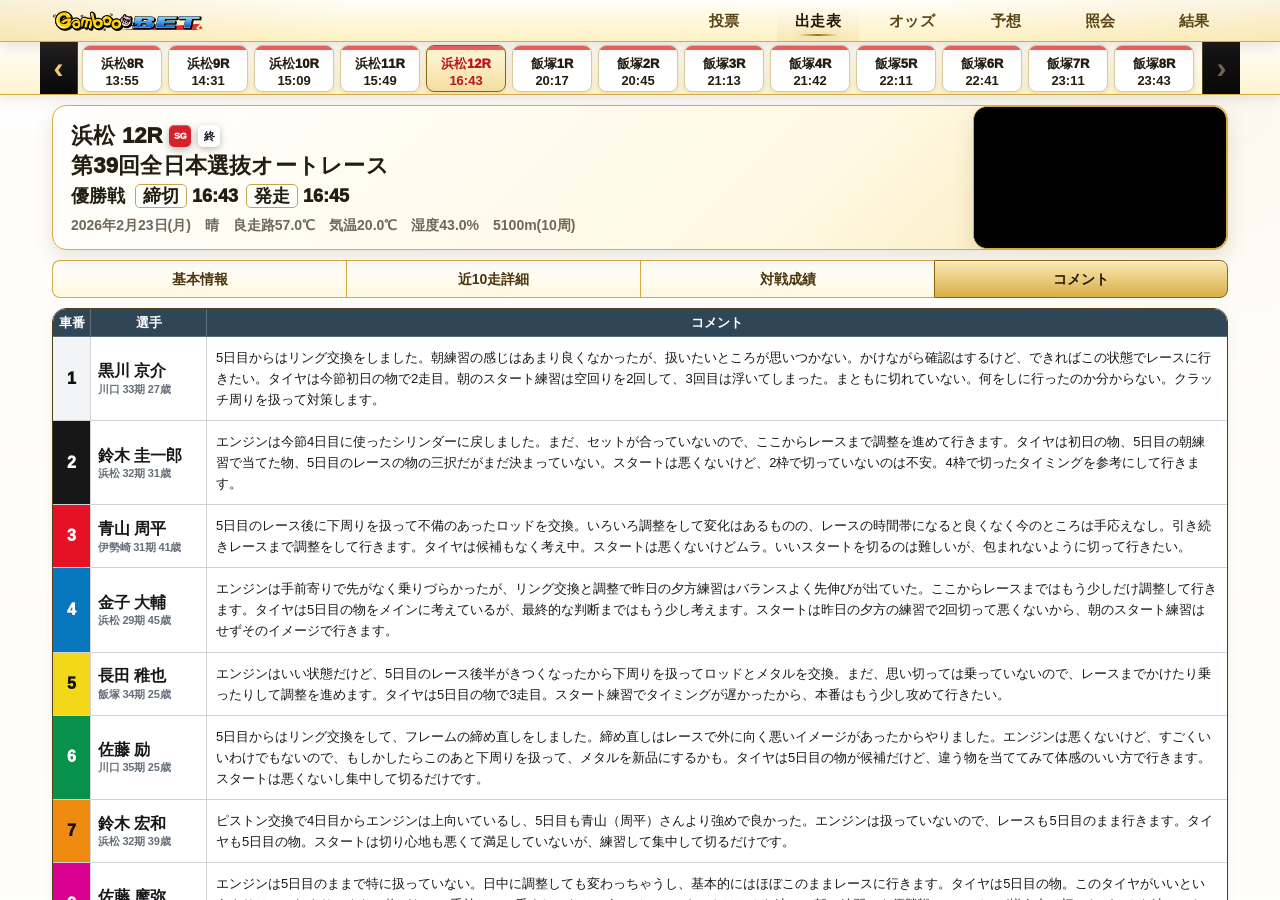
<file: vote/comments/index.html>
<!DOCTYPE html>

<html lang="ja"><head><meta charset="utf-8"/><meta content="width=device-width,initial-scale=1,maximum-scale=1,user-scalable=no,viewport-fit=cover" name="viewport"/><meta content="#fffaf0" name="theme-color"/><meta content="yes" name="apple-mobile-web-app-capable"/><meta content="default" name="apple-mobile-web-app-status-bar-style"/>



<title>コメント | GambooBET Demo</title><link href="../../shared/category-menu.css?v=64" rel="stylesheet"><link href="../../shared/page-shell.css?v=20" rel="stylesheet"><link href="../racecard.css?v=112" rel="stylesheet"><link href="comments.css?v=2" rel="stylesheet"><link href="../race-switch.css?v=74" rel="stylesheet"/><link href="../race-info.css?v=73" rel="stylesheet"/><link href="../../shared/race-button-style.css?v=7" rel="stylesheet"/><link href="../../shared/gamboo-light-theme.css?v=8" rel="stylesheet"/><script src="../../shared/sport-preferences.js?v=2"></script><script defer="" src="../race-info.js?v=69"></script><script defer="" src="../live-state.js?v=5"></script><script defer="" src="../../shared/category-menu.js?v=69"></script><script defer="" src="../../shared/fixed-layout.js?v=23"></script><script defer="" src="../race-switch.js?v=76"></script><script defer="" src="../racecard.js?v=76"></script></link></link></link></link></head><body><gamboo-category-menu active="racecard"></gamboo-category-menu><div class="gamboo-content-shell" data-gamboo-pinch-shell=""><div class="gamboo-content-sizer" data-gamboo-pinch-sizer=""><div class="gamboo-content-stage" data-gamboo-pinch-stage=""><gamboo-race-switch active-key="浜松-12R-16:43"></gamboo-race-switch><gamboo-race-info></gamboo-race-info><section aria-labelledby="racecard-term-title" aria-modal="false" class="racecard-term-overlay" data-racecard-term-overlay="" hidden="" id="racecard-term-overlay" role="dialog"><button aria-label="解説を閉じる" class="racecard-term-close" data-racecard-term-close="" type="button">×</button><h2 class="racecard-term-title" data-racecard-term-title="" id="racecard-term-title">項目解説</h2><p class="racecard-term-description" data-racecard-term-description=""></p></section><nav aria-label="出走表情報メニュー" class="racecard-detail-menu"><a class="racecard-detail-tab" href="../">基本情報</a><a class="racecard-detail-tab" href="../recent10/">近10走詳細</a><a class="racecard-detail-tab" href="../matchups/">対戦成績</a><a aria-current="page" class="racecard-detail-tab active" href="./">コメント</a></nav><div aria-live="polite" class="racecard-detail-toast" role="status">遷移先ページは準備中です</div><main class="vote-racecard comment-page"><section aria-label="浜松12R 選手コメント" class="section"><div class="table-scroll comment-table-wrap"><table class="race-table comment-table"><colgroup><col class="col-car"/><col class="col-rider"/><col class="col-comment"/></colgroup><thead><tr><th><button aria-controls="racecard-term-overlay" aria-expanded="false" class="racecard-term-button" data-racecard-term="car" type="button">車番</button></th><th><button aria-controls="racecard-term-overlay" aria-expanded="false" class="racecard-term-button" data-racecard-term="rider" type="button">選手</button></th><th><button aria-controls="racecard-term-overlay" aria-expanded="false" class="racecard-term-button" data-racecard-term="comment" type="button">コメント</button></th></tr></thead><tbody><tr><td class="car-number car-1">1</td><td class="rider-name"><span class="rider-name-main">黒川 京介</span><span class="rider-profile">川口 33期 27歳</span></td><td class="comment-cell"><p>5日目からはリング交換をしました。朝練習の感じはあまり良くなかったが、扱いたいところが思いつかない。かけながら確認はするけど、できればこの状態でレースに行きたい。タイヤは今節初日の物で2走目。朝のスタート練習は空回りを2回して、3回目は浮いてしまった。まともに切れていない。何をしに行ったのか分からない。クラッチ周りを扱って対策します。</p></td></tr><tr><td class="car-number car-2">2</td><td class="rider-name"><span class="rider-name-main">鈴木 圭一郎</span><span class="rider-profile">浜松 32期 31歳</span></td><td class="comment-cell"><p>エンジンは今節4日目に使ったシリンダーに戻しました。まだ、セットが合っていないので、ここからレースまで調整を進めて行きます。タイヤは初日の物、5日目の朝練習で当てた物、5日目のレースの物の三択だがまだ決まっていない。スタートは悪くないけど、2枠で切っていないのは不安。4枠で切ったタイミングを参考にして行きます。</p></td></tr><tr><td class="car-number car-3">3</td><td class="rider-name"><span class="rider-name-main">青山 周平</span><span class="rider-profile">伊勢崎 31期 41歳</span></td><td class="comment-cell"><p>5日目のレース後に下周りを扱って不備のあったロッドを交換。いろいろ調整をして変化はあるものの、レースの時間帯になると良くなく今のところは手応えなし。引き続きレースまで調整をして行きます。タイヤは候補もなく考え中。スタートは悪くないけどムラ。いいスタートを切るのは難しいが、包まれないように切って行きたい。</p></td></tr><tr><td class="car-number car-4">4</td><td class="rider-name"><span class="rider-name-main">金子 大輔</span><span class="rider-profile">浜松 29期 45歳</span></td><td class="comment-cell"><p>エンジンは手前寄りで先がなく乗りづらかったが、リング交換と調整で昨日の夕方練習はバランスよく先伸びが出ていた。ここからレースまではもう少しだけ調整して行きます。タイヤは5日目の物をメインに考えているが、最終的な判断まではもう少し考えます。スタートは昨日の夕方の練習で2回切って悪くないから、朝のスタート練習はせずそのイメージで行きます。</p></td></tr><tr><td class="car-number car-5">5</td><td class="rider-name"><span class="rider-name-main">長田 稚也</span><span class="rider-profile">飯塚 34期 25歳</span></td><td class="comment-cell"><p>エンジンはいい状態だけど、5日目のレース後半がきつくなったから下周りを扱ってロッドとメタルを交換。まだ、思い切っては乗っていないので、レースまでかけたり乗ったりして調整を進めます。タイヤは5日目の物で3走目。スタート練習でタイミングが遅かったから、本番はもう少し攻めて行きたい。</p></td></tr><tr><td class="car-number car-6">6</td><td class="rider-name"><span class="rider-name-main">佐藤 励</span><span class="rider-profile">川口 35期 25歳</span></td><td class="comment-cell"><p>5日目からはリング交換をして、フレームの締め直しをしました。締め直しはレースで外に向く悪いイメージがあったからやりました。エンジンは悪くないけど、すごくいいわけでもないので、もしかしたらこのあと下周りを扱って、メタルを新品にするかも。タイヤは5日目の物が候補だけど、違う物を当ててみて体感のいい方で行きます。スタートは悪くないし集中して切るだけです。</p></td></tr><tr><td class="car-number car-7">7</td><td class="rider-name"><span class="rider-name-main">鈴木 宏和</span><span class="rider-profile">浜松 32期 39歳</span></td><td class="comment-cell"><p>ピストン交換で4日目からエンジンは上向いているし、5日目も青山（周平）さんより強めで良かった。エンジンは扱っていないので、レースも5日目のまま行きます。タイヤも5日目の物。スタートは切り心地も悪くて満足していないが、練習して集中して切るだけです。</p></td></tr><tr><td class="car-number car-8">8</td><td class="rider-name"><span class="rider-name-main">佐藤 摩弥</span><span class="rider-profile">川口 31期 33歳 <span aria-label="女子選手" class="female-mark">♥</span></span></td><td class="comment-cell"><p>エンジンは5日目のままで特に扱っていない。日中に調整しても変わっちゃうし、基本的にはほぼこのままレースに行きます。タイヤは5日目の物。このタイヤがいいというよりは、これよりハネない物がない。手持ちで一番ましかなというレベル。スタートはみんな速い。朝の練習でも優勝戦のメンバーが揃う中で切ったがみんな速かったですね。</p></td></tr></tbody></table></div></section></main></div></div></div></body></html>
</file>
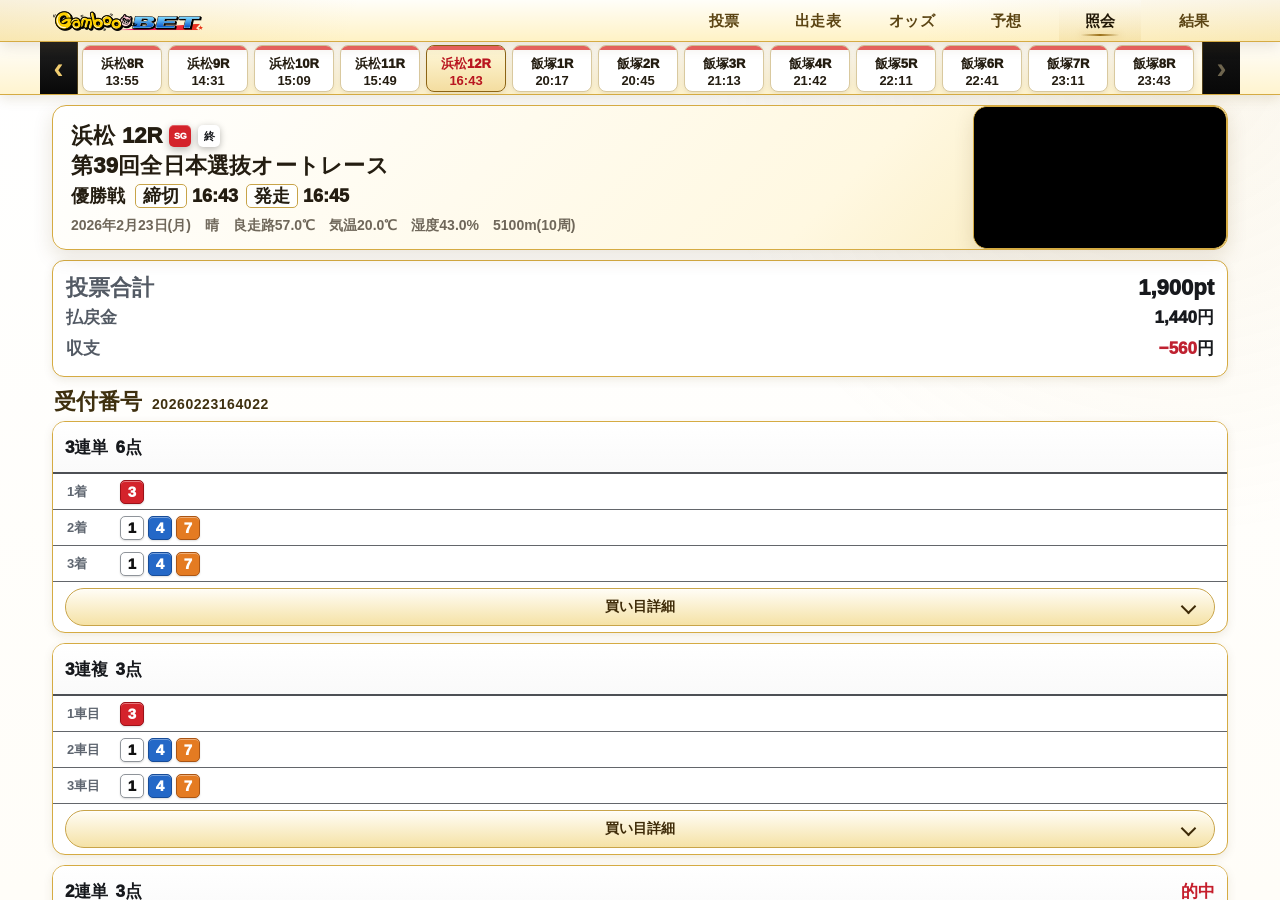
<file: vote/introduction/index.html>
<!DOCTYPE html>

<html lang="ja">
<head>
<meta charset="utf-8"/>
<meta content="width=device-width,initial-scale=1,maximum-scale=1,user-scalable=no,viewport-fit=cover" name="viewport"/>
<meta content="telephone=no" name="format-detection"/>
<meta content="#fffaf0" name="theme-color"/>




<title>照会 | GambooBET Demo</title>
<link href="../../shared/category-menu.css?v=64" rel="stylesheet"/>
<link href="../../shared/page-shell.css?v=20" rel="stylesheet"/>
<link href="../race-switch.css?v=74" rel="stylesheet"/>
<link href="../race-info.css?v=73" rel="stylesheet"/>
<link href="../../shared/race-button-style.css?v=7" rel="stylesheet"/>
<link href="inquiry.css?v=8" rel="stylesheet"/>
<link href="../../shared/gamboo-light-theme.css?v=7" rel="stylesheet"/>
<script src="../../shared/sport-preferences.js?v=2"></script><script defer="" src="../race-info.js?v=69"></script>
<script defer="" src="../live-state.js?v=5"></script>
<script defer="" src="../../shared/category-menu.js?v=69"></script>
<script defer="" src="../../shared/fixed-layout.js?v=23"></script>

<script defer="" src="../race-switch.js?v=76"></script>
<script defer="" src="../odds-data.js?v=1"></script>
<script defer="" src="inquiry.js?v=7"></script>
</head>
<body>
<gamboo-category-menu active="inquiry"></gamboo-category-menu>
<div class="gamboo-content-shell" data-gamboo-pinch-shell="">
<div class="gamboo-content-sizer" data-gamboo-pinch-sizer="">
<div class="gamboo-content-stage" data-gamboo-pinch-stage="">
<gamboo-race-switch active-key="浜松-12R-16:43"></gamboo-race-switch>
<gamboo-race-info></gamboo-race-info>
<main aria-label="投票照会" class="inquiry-page">
<section aria-label="投票合計と想定払戻金" class="inquiry-summary">
<div class="summary-line"><span>投票合計</span><strong id="inquiry-total">0pt</strong></div>
<div class="summary-line"><span>払戻金</span><strong id="inquiry-return">0円</strong></div>
<div class="summary-line"><span>収支</span><strong id="inquiry-profit">0円</strong></div>
</section>
<div aria-label="受付番号" class="receipt-number">
<strong>受付番号</strong><span>20260223164022</span>
</div>
<div aria-live="polite" class="inquiry-wagers" id="inquiry-wagers"></div>
</main>
</div>
</div>
</div>
<div aria-live="assertive" class="vote-received-popup" hidden="" id="vote-received-popup" role="status">
<span aria-hidden="true" class="vote-received-check">
<svg focusable="false" viewbox="0 0 64 64"><circle cx="32" cy="32" r="27"></circle><path d="M19 32.5 28.2 42 46 23"></path></svg>
</span>
<span class="vote-received-text">投票を受け付けました</span>
</div>

</body>
</html>
</file>
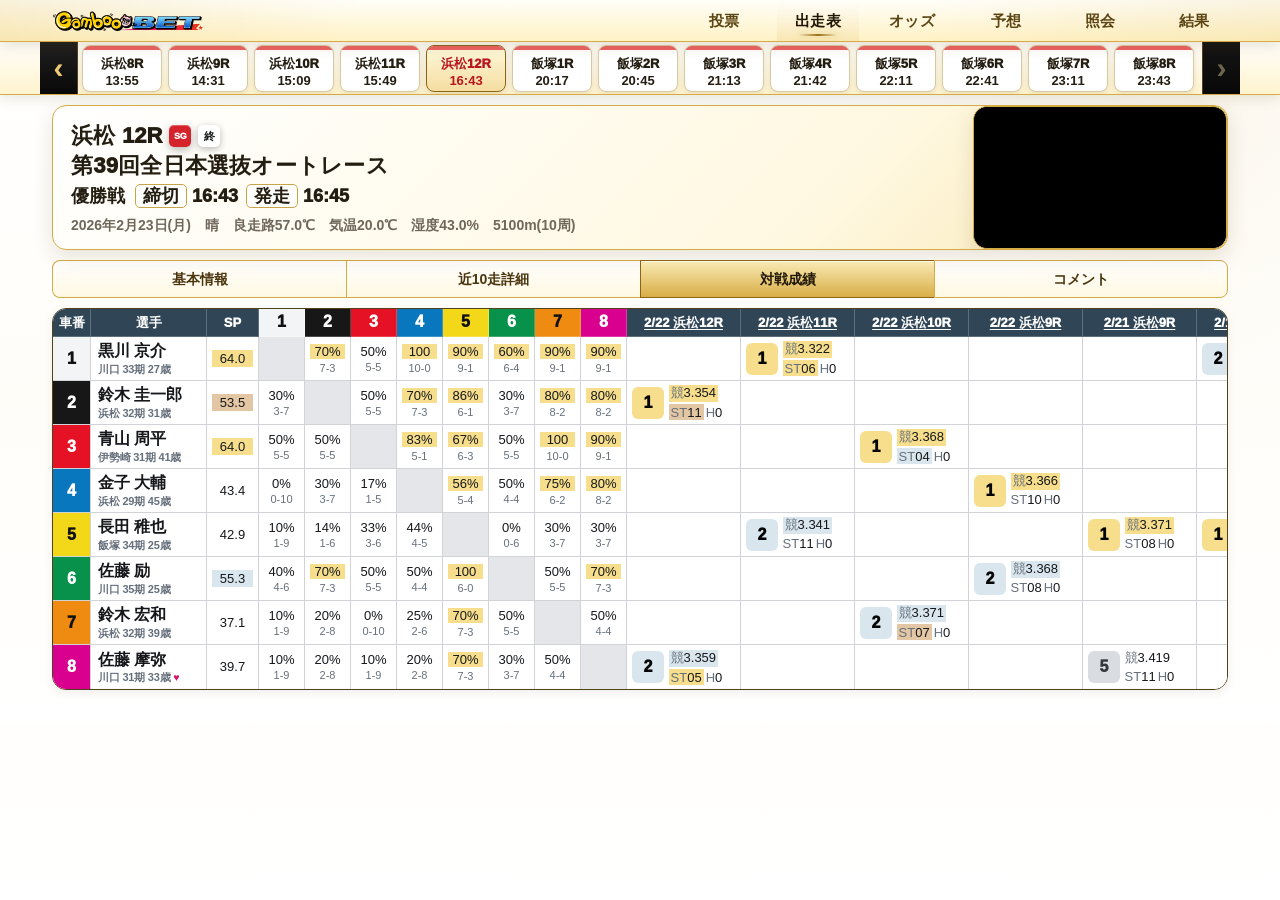
<file: vote/matchups/index.html>
<!DOCTYPE html>

<html lang="ja"><head><meta charset="utf-8"/><meta content="width=device-width,initial-scale=1,maximum-scale=1,user-scalable=no,viewport-fit=cover" name="viewport"/><meta content="#fffaf0" name="theme-color"/><meta content="yes" name="apple-mobile-web-app-capable"/><meta content="default" name="apple-mobile-web-app-status-bar-style"/>



<title>対戦成績 | GambooBET Demo</title><link href="../../shared/category-menu.css?v=64" rel="stylesheet"><link href="../../shared/page-shell.css?v=20" rel="stylesheet"><link href="../racecard.css?v=112" rel="stylesheet"><link href="../recent10/recent10.css?v=11" rel="stylesheet"><link href="matchups.css?v=9" rel="stylesheet"/><link href="../race-switch.css?v=74" rel="stylesheet"/><link href="../race-info.css?v=73" rel="stylesheet"/><link href="../../shared/race-button-style.css?v=7" rel="stylesheet"/><link href="../../shared/gamboo-light-theme.css?v=8" rel="stylesheet"/><script src="../../shared/sport-preferences.js?v=2"></script><script defer="" src="../race-info.js?v=69"></script><script defer="" src="../live-state.js?v=5"></script><script defer="" src="../../shared/category-menu.js?v=69"></script><script defer="" src="../../shared/fixed-layout.js?v=23"></script><script defer="" src="../race-switch.js?v=76"></script><script defer="" src="../racecard.js?v=76"></script></link></link></link></link></head><body><gamboo-category-menu active="racecard"></gamboo-category-menu><div class="gamboo-content-shell" data-gamboo-pinch-shell=""><div class="gamboo-content-sizer" data-gamboo-pinch-sizer=""><div class="gamboo-content-stage" data-gamboo-pinch-stage=""><gamboo-race-switch active-key="浜松-12R-16:43"></gamboo-race-switch><gamboo-race-info></gamboo-race-info><section aria-labelledby="racecard-term-title" aria-modal="false" class="racecard-term-overlay" data-racecard-term-overlay="" hidden="" id="racecard-term-overlay" role="dialog"><button aria-label="解説を閉じる" class="racecard-term-close" data-racecard-term-close="" type="button">×</button><h2 class="racecard-term-title" data-racecard-term-title="" id="racecard-term-title">項目解説</h2><p class="racecard-term-description" data-racecard-term-description=""></p></section><nav aria-label="出走表情報メニュー" class="racecard-detail-menu"><a class="racecard-detail-tab" href="../">基本情報</a><a class="racecard-detail-tab" href="../recent10/">近10走詳細</a><a aria-current="page" class="racecard-detail-tab active" href="./">対戦成績</a><a class="racecard-detail-tab" href="../comments/">コメント</a></nav><div aria-live="polite" class="racecard-detail-toast" role="status">遷移先ページは準備中です</div><main class="vote-racecard matchups-page"><section aria-label="浜松12R 対戦成績" class="section"><div class="table-scroll"><table class="race-table matchups-table"><colgroup><col class="col-car"/><col class="col-rider"/><col class="col-sp"/><col class="col-opponent"/><col class="col-opponent"/><col class="col-opponent"/><col class="col-opponent"/><col class="col-opponent"/><col class="col-opponent"/><col class="col-opponent"/><col class="col-opponent"/><col class="col-history"/><col class="col-history"/><col class="col-history"/><col class="col-history"/><col class="col-history"/><col class="col-history"/><col class="col-history"/></colgroup><thead><tr><th><button aria-controls="racecard-term-overlay" aria-expanded="false" class="racecard-term-button" data-racecard-term="car" type="button">車番</button></th><th><button aria-controls="racecard-term-overlay" aria-expanded="false" class="racecard-term-button" data-racecard-term="rider" type="button">選手</button></th><th><button aria-controls="racecard-term-overlay" aria-expanded="false" class="racecard-term-button" data-racecard-term="matchup-sp" type="button">SP</button></th><th class="opponent-heading car-1" scope="col"><button aria-controls="racecard-term-overlay" aria-expanded="false" class="racecard-term-button" data-racecard-term="matchup-opponent" type="button">1</button></th><th class="opponent-heading car-2" scope="col"><button aria-controls="racecard-term-overlay" aria-expanded="false" class="racecard-term-button" data-racecard-term="matchup-opponent" type="button">2</button></th><th class="opponent-heading car-3" scope="col"><button aria-controls="racecard-term-overlay" aria-expanded="false" class="racecard-term-button" data-racecard-term="matchup-opponent" type="button">3</button></th><th class="opponent-heading car-4" scope="col"><button aria-controls="racecard-term-overlay" aria-expanded="false" class="racecard-term-button" data-racecard-term="matchup-opponent" type="button">4</button></th><th class="opponent-heading car-5" scope="col"><button aria-controls="racecard-term-overlay" aria-expanded="false" class="racecard-term-button" data-racecard-term="matchup-opponent" type="button">5</button></th><th class="opponent-heading car-6" scope="col"><button aria-controls="racecard-term-overlay" aria-expanded="false" class="racecard-term-button" data-racecard-term="matchup-opponent" type="button">6</button></th><th class="opponent-heading car-7" scope="col"><button aria-controls="racecard-term-overlay" aria-expanded="false" class="racecard-term-button" data-racecard-term="matchup-opponent" type="button">7</button></th><th class="opponent-heading car-8" scope="col"><button aria-controls="racecard-term-overlay" aria-expanded="false" class="racecard-term-button" data-racecard-term="matchup-opponent" type="button">8</button></th><th class="history-heading" scope="col"><button class="racecard-term-button racecard-result-link-button" data-racecard-prepared="" type="button">2/22 浜松12R</button></th><th class="history-heading" scope="col"><button class="racecard-term-button racecard-result-link-button" data-racecard-prepared="" type="button">2/22 浜松11R</button></th><th class="history-heading" scope="col"><button class="racecard-term-button racecard-result-link-button" data-racecard-prepared="" type="button">2/22 浜松10R</button></th><th class="history-heading" scope="col"><button class="racecard-term-button racecard-result-link-button" data-racecard-prepared="" type="button">2/22 浜松9R</button></th><th class="history-heading" scope="col"><button class="racecard-term-button racecard-result-link-button" data-racecard-prepared="" type="button">2/21 浜松9R</button></th><th class="history-heading" scope="col"><button class="racecard-term-button racecard-result-link-button" data-racecard-prepared="" type="button">2/11 山陽12R</button></th><th class="history-heading" scope="col"><button class="racecard-term-button racecard-result-link-button" data-racecard-prepared="" type="button">2/10 山陽9R</button></th></tr></thead><tbody><tr><td class="car-number car-1">1</td><td class="rider-name"><span class="rider-name-main">黒川 京介</span><span class="rider-profile">川口 33期 27歳</span></td><td class="matchup-cell sp-cell"><span class="matchup-main sp-rank-first">64.0</span></td><td aria-label="同一選手" class="matchup-cell self-match"></td><td class="matchup-cell"><span class="matchup-main matchup-gold">70%</span><span class="matchup-sub">7-3</span></td><td class="matchup-cell"><span class="matchup-main">50%</span><span class="matchup-sub">5-5</span></td><td class="matchup-cell"><span class="matchup-main matchup-gold">100</span><span class="matchup-sub">10-0</span></td><td class="matchup-cell"><span class="matchup-main matchup-gold">90%</span><span class="matchup-sub">9-1</span></td><td class="matchup-cell"><span class="matchup-main matchup-gold">60%</span><span class="matchup-sub">6-4</span></td><td class="matchup-cell"><span class="matchup-main matchup-gold">90%</span><span class="matchup-sub">9-1</span></td><td class="matchup-cell"><span class="matchup-main matchup-gold">90%</span><span class="matchup-sub">9-1</span></td><td class="matchup-history-cell matchup-history-empty"></td><td class="matchup-history-cell"><div class="recent-race-card matchup-history-card"><span class="recent-finish-badge finish-1">1</span><div class="recent-race-top matchup-history-top"><span class="recent-race-metric rank-1" data-rank="1"><span class="recent-race-metric-label">競</span><span class="recent-race-metric-value">3.322</span></span></div><div class="recent-race-bottom matchup-history-bottom"><span class="recent-race-metric rank-1" data-rank="1"><span class="recent-race-metric-label recent-race-metric-label-st">ST</span><span class="recent-race-metric-value">06</span></span><span class="recent-race-metric"><span class="recent-race-metric-label recent-race-metric-label-h">H</span><span class="recent-race-metric-value">0</span></span></div></div></td><td class="matchup-history-cell matchup-history-empty"></td><td class="matchup-history-cell matchup-history-empty"></td><td class="matchup-history-cell matchup-history-empty"></td><td class="matchup-history-cell"><div class="recent-race-card matchup-history-card"><span class="recent-finish-badge finish-2">2</span><div class="recent-race-top matchup-history-top"><span class="recent-race-metric rank-2" data-rank="2"><span class="recent-race-metric-label">競</span><span class="recent-race-metric-value">3.348</span></span></div><div class="recent-race-bottom matchup-history-bottom"><span class="recent-race-metric rank-1" data-rank="1"><span class="recent-race-metric-label recent-race-metric-label-st">ST</span><span class="recent-race-metric-value">09</span></span><span class="recent-race-metric"><span class="recent-race-metric-label recent-race-metric-label-h">H</span><span class="recent-race-metric-value">10</span></span></div></div></td><td class="matchup-history-cell matchup-history-empty"></td></tr><tr><td class="car-number car-2">2</td><td class="rider-name"><span class="rider-name-main">鈴木 圭一郎</span><span class="rider-profile">浜松 32期 31歳</span></td><td class="matchup-cell sp-cell"><span class="matchup-main sp-rank-third">53.5</span></td><td class="matchup-cell"><span class="matchup-main">30%</span><span class="matchup-sub">3-7</span></td><td aria-label="同一選手" class="matchup-cell self-match"></td><td class="matchup-cell"><span class="matchup-main">50%</span><span class="matchup-sub">5-5</span></td><td class="matchup-cell"><span class="matchup-main matchup-gold">70%</span><span class="matchup-sub">7-3</span></td><td class="matchup-cell"><span class="matchup-main matchup-gold">86%</span><span class="matchup-sub">6-1</span></td><td class="matchup-cell"><span class="matchup-main">30%</span><span class="matchup-sub">3-7</span></td><td class="matchup-cell"><span class="matchup-main matchup-gold">80%</span><span class="matchup-sub">8-2</span></td><td class="matchup-cell"><span class="matchup-main matchup-gold">80%</span><span class="matchup-sub">8-2</span></td><td class="matchup-history-cell"><div class="recent-race-card matchup-history-card"><span class="recent-finish-badge finish-1">1</span><div class="recent-race-top matchup-history-top"><span class="recent-race-metric rank-1" data-rank="1"><span class="recent-race-metric-label">競</span><span class="recent-race-metric-value">3.354</span></span></div><div class="recent-race-bottom matchup-history-bottom"><span class="recent-race-metric rank-3" data-rank="3"><span class="recent-race-metric-label recent-race-metric-label-st">ST</span><span class="recent-race-metric-value">11</span></span><span class="recent-race-metric"><span class="recent-race-metric-label recent-race-metric-label-h">H</span><span class="recent-race-metric-value">0</span></span></div></div></td><td class="matchup-history-cell matchup-history-empty"></td><td class="matchup-history-cell matchup-history-empty"></td><td class="matchup-history-cell matchup-history-empty"></td><td class="matchup-history-cell matchup-history-empty"></td><td class="matchup-history-cell matchup-history-empty"></td><td class="matchup-history-cell matchup-history-empty"></td></tr><tr><td class="car-number car-3">3</td><td class="rider-name"><span class="rider-name-main">青山 周平</span><span class="rider-profile">伊勢崎 31期 41歳</span></td><td class="matchup-cell sp-cell"><span class="matchup-main sp-rank-first">64.0</span></td><td class="matchup-cell"><span class="matchup-main">50%</span><span class="matchup-sub">5-5</span></td><td class="matchup-cell"><span class="matchup-main">50%</span><span class="matchup-sub">5-5</span></td><td aria-label="同一選手" class="matchup-cell self-match"></td><td class="matchup-cell"><span class="matchup-main matchup-gold">83%</span><span class="matchup-sub">5-1</span></td><td class="matchup-cell"><span class="matchup-main matchup-gold">67%</span><span class="matchup-sub">6-3</span></td><td class="matchup-cell"><span class="matchup-main">50%</span><span class="matchup-sub">5-5</span></td><td class="matchup-cell"><span class="matchup-main matchup-gold">100</span><span class="matchup-sub">10-0</span></td><td class="matchup-cell"><span class="matchup-main matchup-gold">90%</span><span class="matchup-sub">9-1</span></td><td class="matchup-history-cell matchup-history-empty"></td><td class="matchup-history-cell matchup-history-empty"></td><td class="matchup-history-cell"><div class="recent-race-card matchup-history-card"><span class="recent-finish-badge finish-1">1</span><div class="recent-race-top matchup-history-top"><span class="recent-race-metric rank-1" data-rank="1"><span class="recent-race-metric-label">競</span><span class="recent-race-metric-value">3.368</span></span></div><div class="recent-race-bottom matchup-history-bottom"><span class="recent-race-metric rank-2" data-rank="2"><span class="recent-race-metric-label recent-race-metric-label-st">ST</span><span class="recent-race-metric-value">04</span></span><span class="recent-race-metric"><span class="recent-race-metric-label recent-race-metric-label-h">H</span><span class="recent-race-metric-value">0</span></span></div></div></td><td class="matchup-history-cell matchup-history-empty"></td><td class="matchup-history-cell matchup-history-empty"></td><td class="matchup-history-cell matchup-history-empty"></td><td class="matchup-history-cell matchup-history-empty"></td></tr><tr><td class="car-number car-4">4</td><td class="rider-name"><span class="rider-name-main">金子 大輔</span><span class="rider-profile">浜松 29期 45歳</span></td><td class="matchup-cell sp-cell"><span class="matchup-main">43.4</span></td><td class="matchup-cell"><span class="matchup-main">0%</span><span class="matchup-sub">0-10</span></td><td class="matchup-cell"><span class="matchup-main">30%</span><span class="matchup-sub">3-7</span></td><td class="matchup-cell"><span class="matchup-main">17%</span><span class="matchup-sub">1-5</span></td><td aria-label="同一選手" class="matchup-cell self-match"></td><td class="matchup-cell"><span class="matchup-main matchup-gold">56%</span><span class="matchup-sub">5-4</span></td><td class="matchup-cell"><span class="matchup-main">50%</span><span class="matchup-sub">4-4</span></td><td class="matchup-cell"><span class="matchup-main matchup-gold">75%</span><span class="matchup-sub">6-2</span></td><td class="matchup-cell"><span class="matchup-main matchup-gold">80%</span><span class="matchup-sub">8-2</span></td><td class="matchup-history-cell matchup-history-empty"></td><td class="matchup-history-cell matchup-history-empty"></td><td class="matchup-history-cell matchup-history-empty"></td><td class="matchup-history-cell"><div class="recent-race-card matchup-history-card"><span class="recent-finish-badge finish-1">1</span><div class="recent-race-top matchup-history-top"><span class="recent-race-metric rank-1" data-rank="1"><span class="recent-race-metric-label">競</span><span class="recent-race-metric-value">3.366</span></span></div><div class="recent-race-bottom matchup-history-bottom"><span class="recent-race-metric"><span class="recent-race-metric-label recent-race-metric-label-st">ST</span><span class="recent-race-metric-value">10</span></span><span class="recent-race-metric"><span class="recent-race-metric-label recent-race-metric-label-h">H</span><span class="recent-race-metric-value">0</span></span></div></div></td><td class="matchup-history-cell matchup-history-empty"></td><td class="matchup-history-cell matchup-history-empty"></td><td class="matchup-history-cell"><div class="recent-race-card matchup-history-card"><span class="recent-finish-badge finish-3">3</span><div class="recent-race-top matchup-history-top"><span class="recent-race-metric rank-3" data-rank="3"><span class="recent-race-metric-label">競</span><span class="recent-race-metric-value">3.627</span></span></div><div class="recent-race-bottom matchup-history-bottom"><span class="recent-race-metric rank-1" data-rank="1"><span class="recent-race-metric-label recent-race-metric-label-st">ST</span><span class="recent-race-metric-value">09</span></span><span class="recent-race-metric"><span class="recent-race-metric-label recent-race-metric-label-h">H</span><span class="recent-race-metric-value">10</span></span></div></div></td></tr><tr><td class="car-number car-5">5</td><td class="rider-name"><span class="rider-name-main">長田 稚也</span><span class="rider-profile">飯塚 34期 25歳</span></td><td class="matchup-cell sp-cell"><span class="matchup-main">42.9</span></td><td class="matchup-cell"><span class="matchup-main">10%</span><span class="matchup-sub">1-9</span></td><td class="matchup-cell"><span class="matchup-main">14%</span><span class="matchup-sub">1-6</span></td><td class="matchup-cell"><span class="matchup-main">33%</span><span class="matchup-sub">3-6</span></td><td class="matchup-cell"><span class="matchup-main">44%</span><span class="matchup-sub">4-5</span></td><td aria-label="同一選手" class="matchup-cell self-match"></td><td class="matchup-cell"><span class="matchup-main">0%</span><span class="matchup-sub">0-6</span></td><td class="matchup-cell"><span class="matchup-main">30%</span><span class="matchup-sub">3-7</span></td><td class="matchup-cell"><span class="matchup-main">30%</span><span class="matchup-sub">3-7</span></td><td class="matchup-history-cell matchup-history-empty"></td><td class="matchup-history-cell"><div class="recent-race-card matchup-history-card"><span class="recent-finish-badge finish-2">2</span><div class="recent-race-top matchup-history-top"><span class="recent-race-metric rank-2" data-rank="2"><span class="recent-race-metric-label">競</span><span class="recent-race-metric-value">3.341</span></span></div><div class="recent-race-bottom matchup-history-bottom"><span class="recent-race-metric"><span class="recent-race-metric-label recent-race-metric-label-st">ST</span><span class="recent-race-metric-value">11</span></span><span class="recent-race-metric"><span class="recent-race-metric-label recent-race-metric-label-h">H</span><span class="recent-race-metric-value">0</span></span></div></div></td><td class="matchup-history-cell matchup-history-empty"></td><td class="matchup-history-cell matchup-history-empty"></td><td class="matchup-history-cell"><div class="recent-race-card matchup-history-card"><span class="recent-finish-badge finish-1">1</span><div class="recent-race-top matchup-history-top"><span class="recent-race-metric rank-1" data-rank="1"><span class="recent-race-metric-label">競</span><span class="recent-race-metric-value">3.371</span></span></div><div class="recent-race-bottom matchup-history-bottom"><span class="recent-race-metric"><span class="recent-race-metric-label recent-race-metric-label-st">ST</span><span class="recent-race-metric-value">08</span></span><span class="recent-race-metric"><span class="recent-race-metric-label recent-race-metric-label-h">H</span><span class="recent-race-metric-value">0</span></span></div></div></td><td class="matchup-history-cell"><div class="recent-race-card matchup-history-card"><span class="recent-finish-badge finish-1">1</span><div class="recent-race-top matchup-history-top"><span class="recent-race-metric rank-1" data-rank="1"><span class="recent-race-metric-label">競</span><span class="recent-race-metric-value">3.331</span></span></div><div class="recent-race-bottom matchup-history-bottom"><span class="recent-race-metric rank-3" data-rank="3"><span class="recent-race-metric-label recent-race-metric-label-st">ST</span><span class="recent-race-metric-value">14</span></span><span class="recent-race-metric"><span class="recent-race-metric-label recent-race-metric-label-h">H</span><span class="recent-race-metric-value">10</span></span></div></div></td><td class="matchup-history-cell matchup-history-empty"></td></tr><tr><td class="car-number car-6">6</td><td class="rider-name"><span class="rider-name-main">佐藤 励</span><span class="rider-profile">川口 35期 25歳</span></td><td class="matchup-cell sp-cell"><span class="matchup-main sp-rank-second">55.3</span></td><td class="matchup-cell"><span class="matchup-main">40%</span><span class="matchup-sub">4-6</span></td><td class="matchup-cell"><span class="matchup-main matchup-gold">70%</span><span class="matchup-sub">7-3</span></td><td class="matchup-cell"><span class="matchup-main">50%</span><span class="matchup-sub">5-5</span></td><td class="matchup-cell"><span class="matchup-main">50%</span><span class="matchup-sub">4-4</span></td><td class="matchup-cell"><span class="matchup-main matchup-gold">100</span><span class="matchup-sub">6-0</span></td><td aria-label="同一選手" class="matchup-cell self-match"></td><td class="matchup-cell"><span class="matchup-main">50%</span><span class="matchup-sub">5-5</span></td><td class="matchup-cell"><span class="matchup-main matchup-gold">70%</span><span class="matchup-sub">7-3</span></td><td class="matchup-history-cell matchup-history-empty"></td><td class="matchup-history-cell matchup-history-empty"></td><td class="matchup-history-cell matchup-history-empty"></td><td class="matchup-history-cell"><div class="recent-race-card matchup-history-card"><span class="recent-finish-badge finish-2">2</span><div class="recent-race-top matchup-history-top"><span class="recent-race-metric rank-2" data-rank="2"><span class="recent-race-metric-label">競</span><span class="recent-race-metric-value">3.368</span></span></div><div class="recent-race-bottom matchup-history-bottom"><span class="recent-race-metric"><span class="recent-race-metric-label recent-race-metric-label-st">ST</span><span class="recent-race-metric-value">08</span></span><span class="recent-race-metric"><span class="recent-race-metric-label recent-race-metric-label-h">H</span><span class="recent-race-metric-value">0</span></span></div></div></td><td class="matchup-history-cell matchup-history-empty"></td><td class="matchup-history-cell matchup-history-empty"></td><td class="matchup-history-cell matchup-history-empty"></td></tr><tr><td class="car-number car-7">7</td><td class="rider-name"><span class="rider-name-main">鈴木 宏和</span><span class="rider-profile">浜松 32期 39歳</span></td><td class="matchup-cell sp-cell"><span class="matchup-main">37.1</span></td><td class="matchup-cell"><span class="matchup-main">10%</span><span class="matchup-sub">1-9</span></td><td class="matchup-cell"><span class="matchup-main">20%</span><span class="matchup-sub">2-8</span></td><td class="matchup-cell"><span class="matchup-main">0%</span><span class="matchup-sub">0-10</span></td><td class="matchup-cell"><span class="matchup-main">25%</span><span class="matchup-sub">2-6</span></td><td class="matchup-cell"><span class="matchup-main matchup-gold">70%</span><span class="matchup-sub">7-3</span></td><td class="matchup-cell"><span class="matchup-main">50%</span><span class="matchup-sub">5-5</span></td><td aria-label="同一選手" class="matchup-cell self-match"></td><td class="matchup-cell"><span class="matchup-main">50%</span><span class="matchup-sub">4-4</span></td><td class="matchup-history-cell matchup-history-empty"></td><td class="matchup-history-cell matchup-history-empty"></td><td class="matchup-history-cell"><div class="recent-race-card matchup-history-card"><span class="recent-finish-badge finish-2">2</span><div class="recent-race-top matchup-history-top"><span class="recent-race-metric rank-2" data-rank="2"><span class="recent-race-metric-label">競</span><span class="recent-race-metric-value">3.371</span></span></div><div class="recent-race-bottom matchup-history-bottom"><span class="recent-race-metric rank-3" data-rank="3"><span class="recent-race-metric-label recent-race-metric-label-st">ST</span><span class="recent-race-metric-value">07</span></span><span class="recent-race-metric"><span class="recent-race-metric-label recent-race-metric-label-h">H</span><span class="recent-race-metric-value">0</span></span></div></div></td><td class="matchup-history-cell matchup-history-empty"></td><td class="matchup-history-cell matchup-history-empty"></td><td class="matchup-history-cell matchup-history-empty"></td><td class="matchup-history-cell matchup-history-empty"></td></tr><tr><td class="car-number car-8">8</td><td class="rider-name"><span class="rider-name-main">佐藤 摩弥</span><span class="rider-profile">川口 31期 33歳 <span aria-label="女子選手" class="female-mark">♥</span></span></td><td class="matchup-cell sp-cell"><span class="matchup-main">39.7</span></td><td class="matchup-cell"><span class="matchup-main">10%</span><span class="matchup-sub">1-9</span></td><td class="matchup-cell"><span class="matchup-main">20%</span><span class="matchup-sub">2-8</span></td><td class="matchup-cell"><span class="matchup-main">10%</span><span class="matchup-sub">1-9</span></td><td class="matchup-cell"><span class="matchup-main">20%</span><span class="matchup-sub">2-8</span></td><td class="matchup-cell"><span class="matchup-main matchup-gold">70%</span><span class="matchup-sub">7-3</span></td><td class="matchup-cell"><span class="matchup-main">30%</span><span class="matchup-sub">3-7</span></td><td class="matchup-cell"><span class="matchup-main">50%</span><span class="matchup-sub">4-4</span></td><td aria-label="同一選手" class="matchup-cell self-match"></td><td class="matchup-history-cell"><div class="recent-race-card matchup-history-card"><span class="recent-finish-badge finish-2">2</span><div class="recent-race-top matchup-history-top"><span class="recent-race-metric rank-2" data-rank="2"><span class="recent-race-metric-label">競</span><span class="recent-race-metric-value">3.359</span></span></div><div class="recent-race-bottom matchup-history-bottom"><span class="recent-race-metric rank-1" data-rank="1"><span class="recent-race-metric-label recent-race-metric-label-st">ST</span><span class="recent-race-metric-value">05</span></span><span class="recent-race-metric"><span class="recent-race-metric-label recent-race-metric-label-h">H</span><span class="recent-race-metric-value">0</span></span></div></div></td><td class="matchup-history-cell matchup-history-empty"></td><td class="matchup-history-cell matchup-history-empty"></td><td class="matchup-history-cell matchup-history-empty"></td><td class="matchup-history-cell"><div class="recent-race-card matchup-history-card"><span class="recent-finish-badge finish-other">5</span><div class="recent-race-top matchup-history-top"><span class="recent-race-metric"><span class="recent-race-metric-label">競</span><span class="recent-race-metric-value">3.419</span></span></div><div class="recent-race-bottom matchup-history-bottom"><span class="recent-race-metric"><span class="recent-race-metric-label recent-race-metric-label-st">ST</span><span class="recent-race-metric-value">11</span></span><span class="recent-race-metric"><span class="recent-race-metric-label recent-race-metric-label-h">H</span><span class="recent-race-metric-value">0</span></span></div></div></td><td class="matchup-history-cell matchup-history-empty"></td><td class="matchup-history-cell"><div class="recent-race-card matchup-history-card"><span class="recent-finish-badge finish-other">8</span><div class="recent-race-top matchup-history-top"><span class="recent-race-metric"><span class="recent-race-metric-label">競</span><span class="recent-race-metric-value">3.685</span></span></div><div class="recent-race-bottom matchup-history-bottom"><span class="recent-race-metric"><span class="recent-race-metric-label recent-race-metric-label-st">ST</span><span class="recent-race-metric-value">15</span></span><span class="recent-race-metric"><span class="recent-race-metric-label recent-race-metric-label-h">H</span><span class="recent-race-metric-value">10</span></span></div></div></td></tr></tbody></table></div></section></main></div></div></div></body></html>
</file>
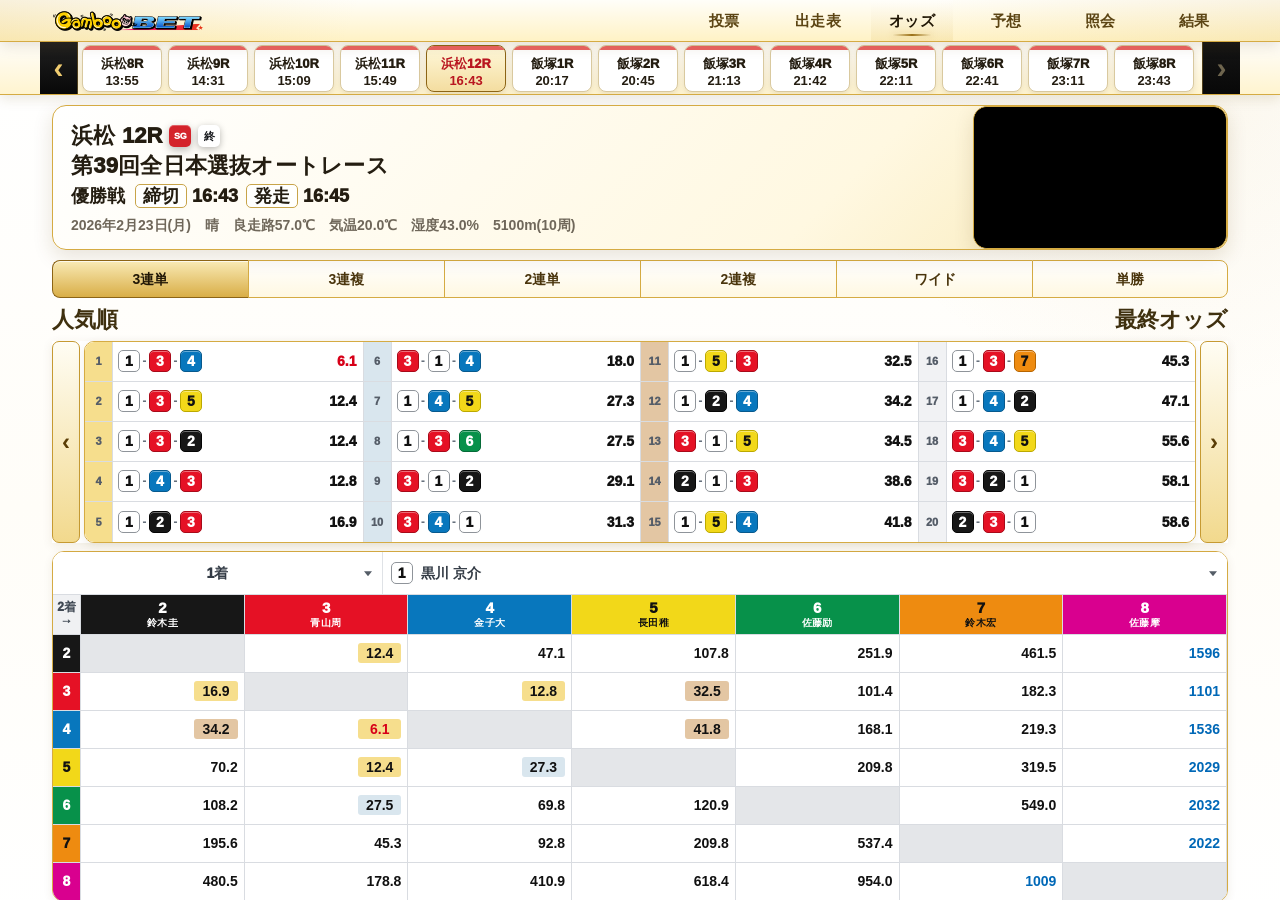
<file: vote/odds/index.html>
<!DOCTYPE html>

<html lang="ja">
<head>
<meta charset="utf-8"/>
<meta content="width=device-width,initial-scale=1,maximum-scale=1,user-scalable=no,viewport-fit=cover" name="viewport"/>
<meta content="#fffaf0" name="theme-color"/>




<title>オッズ | GambooBET Demo</title>
<link href="../../shared/category-menu.css?v=64" rel="stylesheet"/>
<link href="../../shared/page-shell.css?v=20" rel="stylesheet"/>
<link href="../race-switch.css?v=74" rel="stylesheet"/>
<link href="../race-info.css?v=73" rel="stylesheet"/>
<link href="../../shared/race-button-style.css?v=7" rel="stylesheet"/>
<link href="odds.css?v=39" rel="stylesheet"/>
<link href="../../shared/gamboo-light-theme.css?v=7" rel="stylesheet"/>
<script src="../../shared/sport-preferences.js?v=2"></script><script defer="" src="../race-info.js?v=69"></script>
<script defer="" src="../live-state.js?v=5"></script>
<script defer="" src="../../shared/category-menu.js?v=69"></script>
<script defer="" src="../../shared/fixed-layout.js?v=23"></script>

<script defer="" src="../race-switch.js?v=76"></script>
<script defer="" src="../odds-data.js?v=1"></script>
<script defer="" src="odds.js?v=24"></script>
</head>
<body>
<gamboo-category-menu active="odds"></gamboo-category-menu>
<div class="gamboo-content-shell" data-gamboo-pinch-shell="">
<div class="gamboo-content-sizer" data-gamboo-pinch-sizer="">
<div class="gamboo-content-stage" data-gamboo-pinch-stage="">
<gamboo-race-switch active-key="浜松-12R-16:43"></gamboo-race-switch>
<gamboo-race-info></gamboo-race-info>
<nav aria-label="賭式選択" class="odds-type-menu">
<button aria-pressed="true" class="odds-type-tab active" data-odds-type="3連単" type="button">3連単</button>
<button aria-pressed="false" class="odds-type-tab" data-odds-type="3連複" type="button">3連複</button>
<button aria-pressed="false" class="odds-type-tab" data-odds-type="2連単" type="button">2連単</button>
<button aria-pressed="false" class="odds-type-tab" data-odds-type="2連複" type="button">2連複</button>
<button aria-pressed="false" class="odds-type-tab" data-odds-type="ワイド" type="button">ワイド</button>
<button aria-pressed="false" class="odds-type-tab" data-odds-type="単勝" type="button">単勝</button>
</nav>
<main class="odds-page">
<div aria-hidden="true" class="odds-meta-row">
<span>人気順</span>
<span>最終オッズ</span>
</div>
<section aria-label="人気順" class="odds-section odds-popular-section">
<button aria-label="前の人気順を表示" class="odds-popular-nav odds-popular-nav-prev" id="popular-prev" type="button">‹</button>
<div class="odds-popular-viewport" id="popular-viewport">
<div aria-live="polite" class="odds-popular-list" id="popular-list"></div>
</div>
<button aria-label="次の人気順を表示" class="odds-popular-nav odds-popular-nav-next" id="popular-next" type="button">›</button>
</section>
<section aria-label="オッズ表" class="odds-section odds-board-section">
<div class="odds-anchor" hidden="" id="odds-anchor"></div>
<div aria-live="polite" class="odds-board" id="odds-board"></div>
</section>
</main>
</div>
</div>
</div>
<button aria-label="選択内容をセットして確認画面へ進む" class="odds-confirm-float" hidden="" id="odds-confirm" type="button"><span class="odds-confirm-mobile">選択内容</span><span class="odds-confirm-mobile">セット</span><span aria-hidden="true" class="odds-confirm-desktop odds-confirm-icon">✓</span><span class="odds-confirm-desktop odds-confirm-copy"><span class="odds-confirm-main">選択内容をセット</span><span class="odds-confirm-sub">確認画面へ進む</span></span><span aria-hidden="true" class="odds-confirm-desktop odds-confirm-arrow">›</span></button>

</body>
</html>
</file>
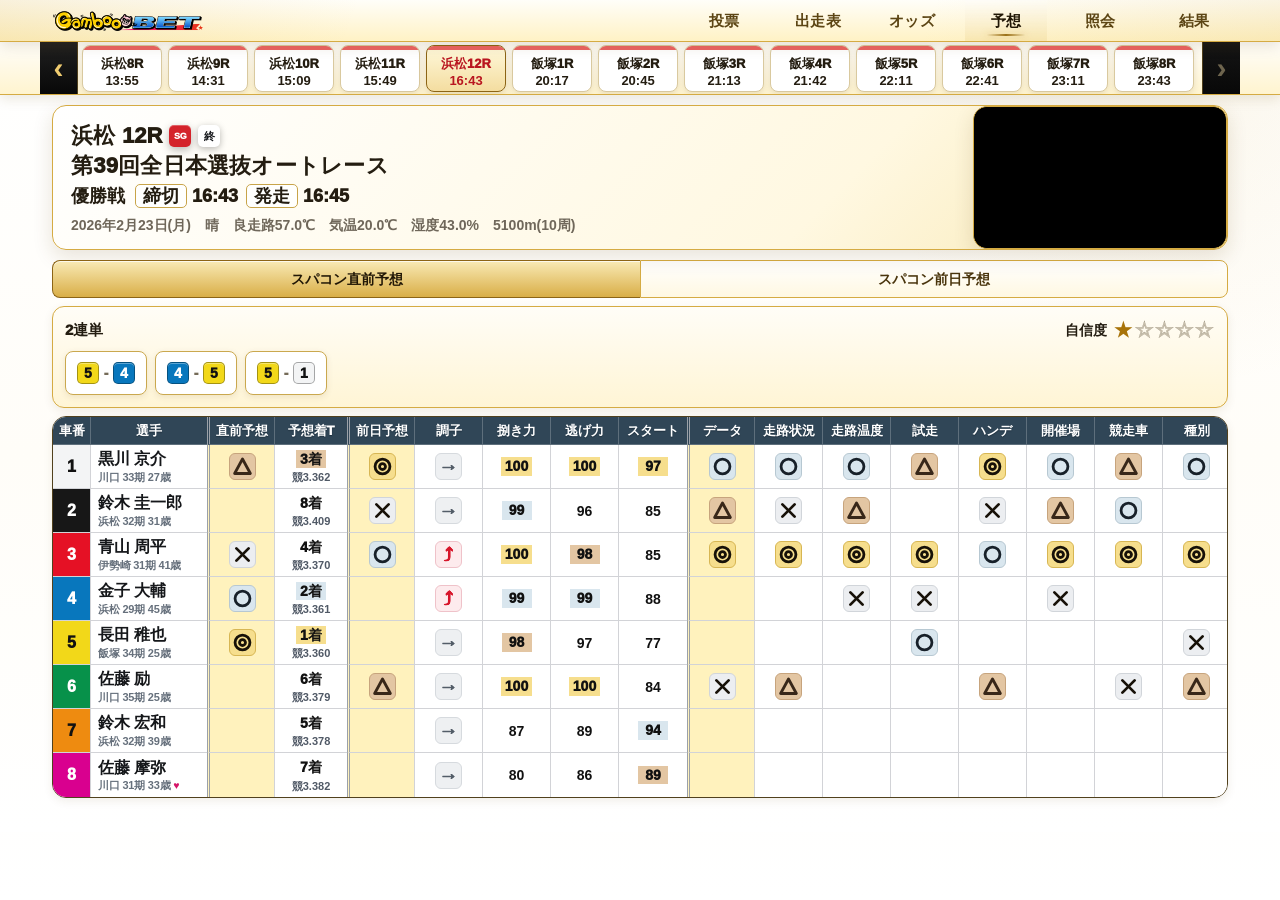
<file: vote/prediction/index.html>
<!DOCTYPE html>

<html lang="ja">
<head>
<meta charset="utf-8"/>
<meta content="width=device-width,initial-scale=1,maximum-scale=1,user-scalable=no,viewport-fit=cover" name="viewport"/>
<meta content="#fffaf0" name="theme-color"/>
<meta content="yes" name="apple-mobile-web-app-capable"/>
<meta content="default" name="apple-mobile-web-app-status-bar-style"/>




<title>予想 | GambooBET Demo</title>
<link href="../../shared/category-menu.css?v=64" rel="stylesheet"/>
<link href="../../shared/page-shell.css?v=20" rel="stylesheet"/>
<link href="../racecard.css?v=112" rel="stylesheet"/>
<link href="../race-switch.css?v=74" rel="stylesheet"/>
<link href="../race-info.css?v=73" rel="stylesheet"/>
<link href="../../shared/race-button-style.css?v=7" rel="stylesheet"/>
<link href="prediction.css?v=15" rel="stylesheet"/>
<link href="../../shared/gamboo-light-theme.css?v=7" rel="stylesheet"/>
<script src="../../shared/sport-preferences.js?v=2"></script><script defer="" src="../race-info.js?v=69"></script>
<script defer="" src="../live-state.js?v=5"></script>
<script defer="" src="../../shared/category-menu.js?v=69"></script>
<script defer="" src="../../shared/fixed-layout.js?v=23"></script>

<script defer="" src="../race-switch.js?v=76"></script>
<script defer="" src="../racecard.js?v=71"></script>
<script defer="" src="../odds-data.js?v=1"></script>
<script defer="" src="prediction.js?v=2"></script>
</head>
<body>
<gamboo-category-menu active="prediction"></gamboo-category-menu>
<div class="gamboo-content-shell" data-gamboo-pinch-shell="">
<div class="gamboo-content-sizer" data-gamboo-pinch-sizer="">
<div class="gamboo-content-stage" data-gamboo-pinch-stage="">
<gamboo-race-switch active-key="浜松-12R-16:43"></gamboo-race-switch>
<gamboo-race-info></gamboo-race-info>
<nav aria-label="スパコン予想選択" class="prediction-forecast-menu odds-type-menu">
<button aria-pressed="true" class="prediction-forecast-tab odds-type-tab active" data-forecast="immediate" type="button">スパコン直前予想</button>
<button aria-pressed="false" class="prediction-forecast-tab odds-type-tab" data-forecast="previous" type="button">スパコン前日予想</button>
</nav>
<main class="vote-racecard prediction-page">
<section aria-label="スパコン予想買い目" class="prediction-summary prediction-ticket-panel">
<div class="prediction-ticket-topline">
<span class="prediction-wager-title">2連単</span>
<span class="prediction-confidence-wrap" id="prediction-confidence"><span class="prediction-confidence-label">自信度</span><span aria-label="自信度 1つ星" class="prediction-confidence"><span aria-hidden="true" class="prediction-confidence-filled">★</span><span aria-hidden="true" class="prediction-confidence-empty">☆☆☆☆</span></span></span>
</div>
<div aria-live="polite" class="prediction-ticket-list" id="prediction-ticket-list"></div>
</section>
<section aria-label="浜松12R 予想表" class="section prediction-table-section">
<div class="table-scroll">
<table class="race-table prediction-table">
<colgroup>
<col class="col-car"/><col class="col-rider"/><col class="col-immediate"/><col class="col-predicted"/><col class="col-previous"/><col class="col-condition"/><col class="col-score"/><col class="col-score"/><col class="col-score"/><col class="col-factor"/><col class="col-factor"/><col class="col-factor"/><col class="col-factor"/><col class="col-factor"/><col class="col-factor"/><col class="col-factor"/><col class="col-factor"/><col class="col-factor"/></colgroup>
<thead><tr><th>車番</th><th>選手</th><th>直前予想</th><th>予想着T</th><th>前日予想</th><th>調子</th><th>捌き力</th><th>逃げ力</th><th>スタート</th><th>データ</th><th>走路状況</th><th>走路温度</th><th>試走</th><th>ハンデ</th><th>開催場</th><th>競走車</th><th>種別</th><th>優勝率</th></tr></thead>
<tbody>
<tr>
<td class="car-number car-1" data-rider-short="黒川京">1</td><td class="rider-name"><span class="rider-name-main">黒川 京介</span><span class="rider-profile">川口 33期 27歳</span></td><td class="prediction-data prediction-symbol prediction-column-highlight"><span aria-label="単穴" class="prediction-mark mark-triangle" role="img"></span></td><td class="data-stack prediction-finish"><span class="prediction-rank-badge rank-third">3着</span><span class="prediction-time">競3.362</span></td><td class="prediction-data prediction-symbol prediction-column-highlight"><span aria-label="本命" class="prediction-mark mark-double" role="img"></span></td><td class="prediction-data prediction-symbol"><span class="condition-arrow condition-flat">→</span></td><td class="prediction-data"><span class="prediction-rank-badge rank-first">100</span></td><td class="prediction-data"><span class="prediction-rank-badge rank-first">100</span></td><td class="prediction-data"><span class="prediction-rank-badge rank-first">97</span></td><td class="prediction-data prediction-symbol prediction-column-highlight"><span aria-label="対抗" class="prediction-mark mark-circle" role="img"></span></td><td class="prediction-data prediction-symbol"><span aria-label="対抗" class="prediction-mark mark-circle" role="img"></span></td><td class="prediction-data prediction-symbol"><span aria-label="対抗" class="prediction-mark mark-circle" role="img"></span></td><td class="prediction-data prediction-symbol"><span aria-label="単穴" class="prediction-mark mark-triangle" role="img"></span></td><td class="prediction-data prediction-symbol"><span aria-label="本命" class="prediction-mark mark-double" role="img"></span></td><td class="prediction-data prediction-symbol"><span aria-label="対抗" class="prediction-mark mark-circle" role="img"></span></td><td class="prediction-data prediction-symbol"><span aria-label="単穴" class="prediction-mark mark-triangle" role="img"></span></td><td class="prediction-data prediction-symbol"><span aria-label="対抗" class="prediction-mark mark-circle" role="img"></span></td><td class="prediction-data prediction-symbol"><span aria-label="対抗" class="prediction-mark mark-circle" role="img"></span></td></tr><tr>
<td class="car-number car-2" data-rider-short="鈴木圭">2</td><td class="rider-name"><span class="rider-name-main">鈴木 圭一郎</span><span class="rider-profile">浜松 32期 31歳</span></td><td class="prediction-data prediction-column-highlight"></td><td class="data-stack prediction-finish"><span class="prediction-place">8着</span><span class="prediction-time">競3.409</span></td><td class="prediction-data prediction-symbol prediction-column-highlight"><span aria-label="注意" class="prediction-mark mark-cross" role="img"></span></td><td class="prediction-data prediction-symbol"><span class="condition-arrow condition-flat">→</span></td><td class="prediction-data"><span class="prediction-rank-badge rank-second">99</span></td><td class="prediction-data">96</td><td class="prediction-data">85</td><td class="prediction-data prediction-symbol prediction-column-highlight"><span aria-label="単穴" class="prediction-mark mark-triangle" role="img"></span></td><td class="prediction-data prediction-symbol"><span aria-label="注意" class="prediction-mark mark-cross" role="img"></span></td><td class="prediction-data prediction-symbol"><span aria-label="単穴" class="prediction-mark mark-triangle" role="img"></span></td><td class="prediction-data"></td><td class="prediction-data prediction-symbol"><span aria-label="注意" class="prediction-mark mark-cross" role="img"></span></td><td class="prediction-data prediction-symbol"><span aria-label="単穴" class="prediction-mark mark-triangle" role="img"></span></td><td class="prediction-data prediction-symbol"><span aria-label="対抗" class="prediction-mark mark-circle" role="img"></span></td><td class="prediction-data"></td><td class="prediction-data prediction-symbol"><span aria-label="単穴" class="prediction-mark mark-triangle" role="img"></span></td></tr><tr>
<td class="car-number car-3" data-rider-short="青山周">3</td><td class="rider-name"><span class="rider-name-main">青山 周平</span><span class="rider-profile">伊勢崎 31期 41歳</span></td><td class="prediction-data prediction-symbol prediction-column-highlight"><span aria-label="注意" class="prediction-mark mark-cross" role="img"></span></td><td class="data-stack prediction-finish"><span class="prediction-place">4着</span><span class="prediction-time">競3.370</span></td><td class="prediction-data prediction-symbol prediction-column-highlight"><span aria-label="対抗" class="prediction-mark mark-circle" role="img"></span></td><td class="prediction-data prediction-symbol"><span class="condition-arrow condition-up">⤴</span></td><td class="prediction-data"><span class="prediction-rank-badge rank-first">100</span></td><td class="prediction-data"><span class="prediction-rank-badge rank-third">98</span></td><td class="prediction-data">85</td><td class="prediction-data prediction-symbol prediction-column-highlight"><span aria-label="本命" class="prediction-mark mark-double" role="img"></span></td><td class="prediction-data prediction-symbol"><span aria-label="本命" class="prediction-mark mark-double" role="img"></span></td><td class="prediction-data prediction-symbol"><span aria-label="本命" class="prediction-mark mark-double" role="img"></span></td><td class="prediction-data prediction-symbol"><span aria-label="本命" class="prediction-mark mark-double" role="img"></span></td><td class="prediction-data prediction-symbol"><span aria-label="対抗" class="prediction-mark mark-circle" role="img"></span></td><td class="prediction-data prediction-symbol"><span aria-label="本命" class="prediction-mark mark-double" role="img"></span></td><td class="prediction-data prediction-symbol"><span aria-label="本命" class="prediction-mark mark-double" role="img"></span></td><td class="prediction-data prediction-symbol"><span aria-label="本命" class="prediction-mark mark-double" role="img"></span></td><td class="prediction-data prediction-symbol"><span aria-label="本命" class="prediction-mark mark-double" role="img"></span></td></tr><tr>
<td class="car-number car-4" data-rider-short="金子大">4</td><td class="rider-name"><span class="rider-name-main">金子 大輔</span><span class="rider-profile">浜松 29期 45歳</span></td><td class="prediction-data prediction-symbol prediction-column-highlight"><span aria-label="対抗" class="prediction-mark mark-circle" role="img"></span></td><td class="data-stack prediction-finish"><span class="prediction-rank-badge rank-second">2着</span><span class="prediction-time">競3.361</span></td><td class="prediction-data prediction-column-highlight"></td><td class="prediction-data prediction-symbol"><span class="condition-arrow condition-up">⤴</span></td><td class="prediction-data"><span class="prediction-rank-badge rank-second">99</span></td><td class="prediction-data"><span class="prediction-rank-badge rank-second">99</span></td><td class="prediction-data">88</td><td class="prediction-data prediction-column-highlight"></td><td class="prediction-data"></td><td class="prediction-data prediction-symbol"><span aria-label="注意" class="prediction-mark mark-cross" role="img"></span></td><td class="prediction-data prediction-symbol"><span aria-label="注意" class="prediction-mark mark-cross" role="img"></span></td><td class="prediction-data"></td><td class="prediction-data prediction-symbol"><span aria-label="注意" class="prediction-mark mark-cross" role="img"></span></td><td class="prediction-data"></td><td class="prediction-data"></td><td class="prediction-data"></td></tr><tr>
<td class="car-number car-5" data-rider-short="長田稚">5</td><td class="rider-name"><span class="rider-name-main">長田 稚也</span><span class="rider-profile">飯塚 34期 25歳</span></td><td class="prediction-data prediction-symbol prediction-column-highlight"><span aria-label="本命" class="prediction-mark mark-double" role="img"></span></td><td class="data-stack prediction-finish"><span class="prediction-rank-badge rank-first">1着</span><span class="prediction-time">競3.360</span></td><td class="prediction-data prediction-column-highlight"></td><td class="prediction-data prediction-symbol"><span class="condition-arrow condition-flat">→</span></td><td class="prediction-data"><span class="prediction-rank-badge rank-third">98</span></td><td class="prediction-data">97</td><td class="prediction-data">77</td><td class="prediction-data prediction-column-highlight"></td><td class="prediction-data"></td><td class="prediction-data"></td><td class="prediction-data prediction-symbol"><span aria-label="対抗" class="prediction-mark mark-circle" role="img"></span></td><td class="prediction-data"></td><td class="prediction-data"></td><td class="prediction-data"></td><td class="prediction-data prediction-symbol"><span aria-label="注意" class="prediction-mark mark-cross" role="img"></span></td><td class="prediction-data"></td></tr><tr>
<td class="car-number car-6" data-rider-short="佐藤励">6</td><td class="rider-name"><span class="rider-name-main">佐藤 励</span><span class="rider-profile">川口 35期 25歳</span></td><td class="prediction-data prediction-column-highlight"></td><td class="data-stack prediction-finish"><span class="prediction-place">6着</span><span class="prediction-time">競3.379</span></td><td class="prediction-data prediction-symbol prediction-column-highlight"><span aria-label="単穴" class="prediction-mark mark-triangle" role="img"></span></td><td class="prediction-data prediction-symbol"><span class="condition-arrow condition-flat">→</span></td><td class="prediction-data"><span class="prediction-rank-badge rank-first">100</span></td><td class="prediction-data"><span class="prediction-rank-badge rank-first">100</span></td><td class="prediction-data">84</td><td class="prediction-data prediction-symbol prediction-column-highlight"><span aria-label="注意" class="prediction-mark mark-cross" role="img"></span></td><td class="prediction-data prediction-symbol"><span aria-label="単穴" class="prediction-mark mark-triangle" role="img"></span></td><td class="prediction-data"></td><td class="prediction-data"></td><td class="prediction-data prediction-symbol"><span aria-label="単穴" class="prediction-mark mark-triangle" role="img"></span></td><td class="prediction-data"></td><td class="prediction-data prediction-symbol"><span aria-label="注意" class="prediction-mark mark-cross" role="img"></span></td><td class="prediction-data prediction-symbol"><span aria-label="単穴" class="prediction-mark mark-triangle" role="img"></span></td><td class="prediction-data prediction-symbol"><span aria-label="注意" class="prediction-mark mark-cross" role="img"></span></td></tr><tr>
<td class="car-number car-7" data-rider-short="鈴木宏">7</td><td class="rider-name"><span class="rider-name-main">鈴木 宏和</span><span class="rider-profile">浜松 32期 39歳</span></td><td class="prediction-data prediction-column-highlight"></td><td class="data-stack prediction-finish"><span class="prediction-place">5着</span><span class="prediction-time">競3.378</span></td><td class="prediction-data prediction-column-highlight"></td><td class="prediction-data prediction-symbol"><span class="condition-arrow condition-flat">→</span></td><td class="prediction-data">87</td><td class="prediction-data">89</td><td class="prediction-data"><span class="prediction-rank-badge rank-second">94</span></td><td class="prediction-data prediction-column-highlight"></td><td class="prediction-data"></td><td class="prediction-data"></td><td class="prediction-data"></td><td class="prediction-data"></td><td class="prediction-data"></td><td class="prediction-data"></td><td class="prediction-data"></td><td class="prediction-data"></td></tr><tr>
<td class="car-number car-8" data-rider-short="佐藤摩">8</td><td class="rider-name"><span class="rider-name-main">佐藤 摩弥</span><span class="rider-profile">川口 31期 33歳 <span aria-label="女子選手" class="female-mark">♥</span></span></td><td class="prediction-data prediction-column-highlight"></td><td class="data-stack prediction-finish"><span class="prediction-place">7着</span><span class="prediction-time">競3.382</span></td><td class="prediction-data prediction-column-highlight"></td><td class="prediction-data prediction-symbol"><span class="condition-arrow condition-flat">→</span></td><td class="prediction-data">80</td><td class="prediction-data">86</td><td class="prediction-data"><span class="prediction-rank-badge rank-third">89</span></td><td class="prediction-data prediction-column-highlight"></td><td class="prediction-data"></td><td class="prediction-data"></td><td class="prediction-data"></td><td class="prediction-data"></td><td class="prediction-data"></td><td class="prediction-data"></td><td class="prediction-data"></td><td class="prediction-data"></td></tr>
</tbody>
</table>
</div>
</section>
</main>
</div>
</div>
</div>
<button aria-label="選択内容をセットして確認画面へ進む" class="prediction-confirm-float" hidden="" id="prediction-confirm" type="button"><span class="prediction-confirm-mobile">選択内容</span><span class="prediction-confirm-mobile">セット</span><span aria-hidden="true" class="prediction-confirm-desktop prediction-confirm-icon">✓</span><span class="prediction-confirm-desktop prediction-confirm-copy"><span class="prediction-confirm-main">選択内容をセット</span><span class="prediction-confirm-sub">確認画面へ進む</span></span><span aria-hidden="true" class="prediction-confirm-desktop prediction-confirm-arrow">›</span></button>

</body>
</html>
</file>
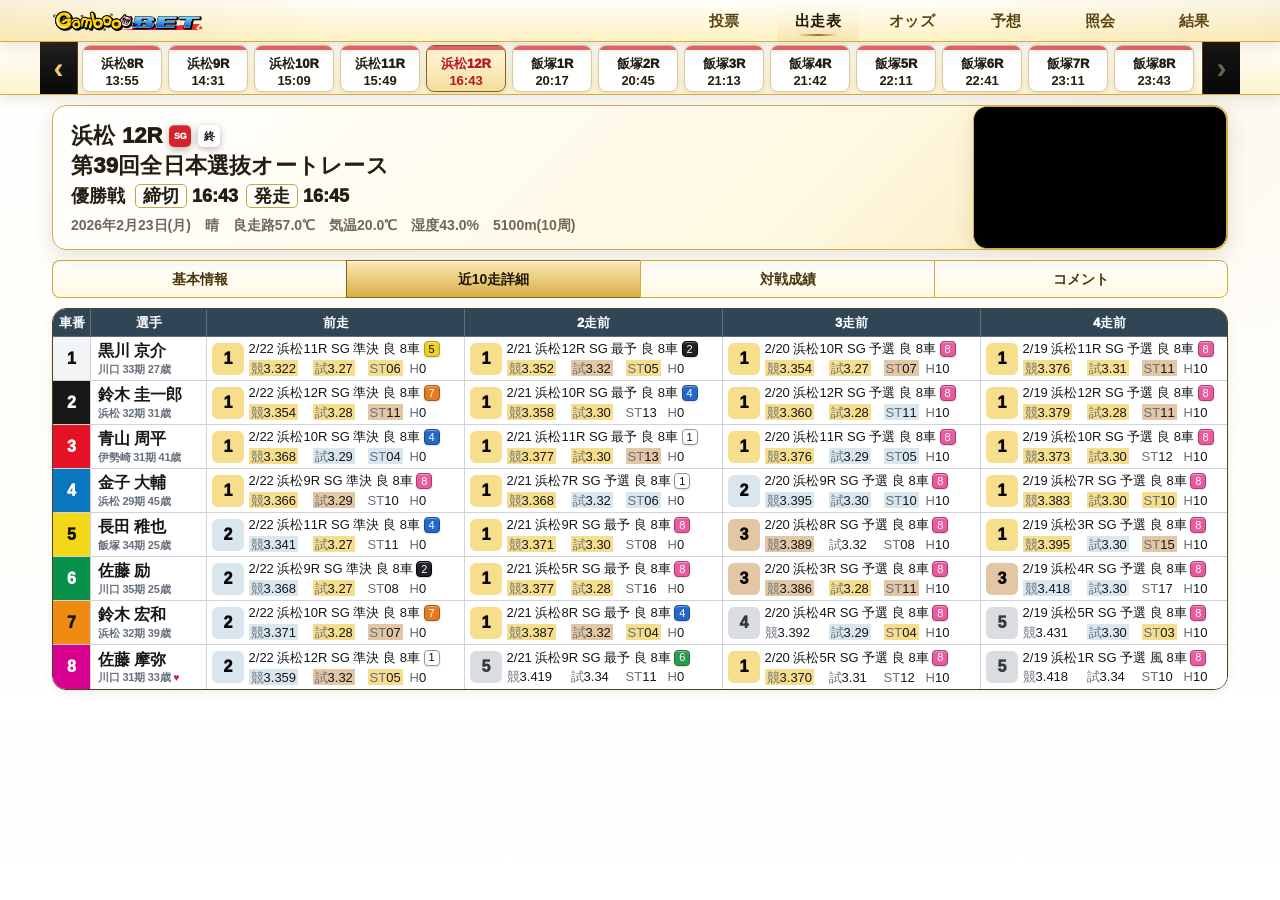
<file: vote/recent10/index.html>
<!DOCTYPE html>

<html lang="ja"><head><meta charset="utf-8"/><meta content="width=device-width,initial-scale=1,maximum-scale=1,user-scalable=no,viewport-fit=cover" name="viewport"/><meta content="#fffaf0" name="theme-color"/><meta content="yes" name="apple-mobile-web-app-capable"/><meta content="default" name="apple-mobile-web-app-status-bar-style"/>



<title>近10走詳細 | GambooBET Demo</title><link href="../../shared/category-menu.css?v=64" rel="stylesheet"><link href="../../shared/page-shell.css?v=20" rel="stylesheet"><link href="../racecard.css?v=112" rel="stylesheet"><link href="recent10.css?v=11" rel="stylesheet"><link href="../race-switch.css?v=74" rel="stylesheet"/><link href="../race-info.css?v=73" rel="stylesheet"/><link href="../../shared/race-button-style.css?v=7" rel="stylesheet"/><link href="../../shared/gamboo-light-theme.css?v=8" rel="stylesheet"/><script src="../../shared/sport-preferences.js?v=2"></script><script defer="" src="../race-info.js?v=69"></script><script defer="" src="../live-state.js?v=5"></script><script defer="" src="../../shared/category-menu.js?v=69"></script><script defer="" src="../../shared/fixed-layout.js?v=23"></script><script defer="" src="../race-switch.js?v=76"></script><script defer="" src="../racecard.js?v=76"></script></link></link></link></link></head><body><gamboo-category-menu active="racecard"></gamboo-category-menu><div class="gamboo-content-shell" data-gamboo-pinch-shell=""><div class="gamboo-content-sizer" data-gamboo-pinch-sizer=""><div class="gamboo-content-stage" data-gamboo-pinch-stage=""><gamboo-race-switch active-key="浜松-12R-16:43"></gamboo-race-switch><gamboo-race-info></gamboo-race-info><section aria-labelledby="racecard-term-title" aria-modal="false" class="racecard-term-overlay" data-racecard-term-overlay="" hidden="" id="racecard-term-overlay" role="dialog"><button aria-label="解説を閉じる" class="racecard-term-close" data-racecard-term-close="" type="button">×</button><h2 class="racecard-term-title" data-racecard-term-title="" id="racecard-term-title">項目解説</h2><p class="racecard-term-description" data-racecard-term-description=""></p></section><nav aria-label="出走表情報メニュー" class="racecard-detail-menu"><a class="racecard-detail-tab" href="../">基本情報</a><a aria-current="page" class="racecard-detail-tab active" href="./">近10走詳細</a><a class="racecard-detail-tab" href="../matchups/">対戦成績</a><a class="racecard-detail-tab" href="../comments/">コメント</a></nav><div aria-live="polite" class="racecard-detail-toast" role="status">遷移先ページは準備中です</div><main class="vote-racecard recent10-page"><section aria-label="浜松12R 近10走詳細" class="section"><div class="table-scroll"><table class="race-table recent-detail-table"><colgroup><col class="col-car"/><col class="col-rider"/><col class="col-race-result"/><col class="col-race-result"/><col class="col-race-result"/><col class="col-race-result"/><col class="col-race-result"/><col class="col-race-result"/><col class="col-race-result"/><col class="col-race-result"/><col class="col-race-result"/><col class="col-race-result"/></colgroup><thead><tr><th><button aria-controls="racecard-term-overlay" aria-expanded="false" class="racecard-term-button" data-racecard-term="car" type="button">車番</button></th><th><button aria-controls="racecard-term-overlay" aria-expanded="false" class="racecard-term-button" data-racecard-term="rider" type="button">選手</button></th><th><button aria-controls="racecard-term-overlay" aria-expanded="false" class="racecard-term-button" data-racecard-term="recent-run" type="button">前走</button></th><th><button aria-controls="racecard-term-overlay" aria-expanded="false" class="racecard-term-button" data-racecard-term="recent-run" type="button">2走前</button></th><th><button aria-controls="racecard-term-overlay" aria-expanded="false" class="racecard-term-button" data-racecard-term="recent-run" type="button">3走前</button></th><th><button aria-controls="racecard-term-overlay" aria-expanded="false" class="racecard-term-button" data-racecard-term="recent-run" type="button">4走前</button></th><th><button aria-controls="racecard-term-overlay" aria-expanded="false" class="racecard-term-button" data-racecard-term="recent-run" type="button">5走前</button></th><th><button aria-controls="racecard-term-overlay" aria-expanded="false" class="racecard-term-button" data-racecard-term="recent-run" type="button">6走前</button></th><th><button aria-controls="racecard-term-overlay" aria-expanded="false" class="racecard-term-button" data-racecard-term="recent-run" type="button">7走前</button></th><th><button aria-controls="racecard-term-overlay" aria-expanded="false" class="racecard-term-button" data-racecard-term="recent-run" type="button">8走前</button></th><th><button aria-controls="racecard-term-overlay" aria-expanded="false" class="racecard-term-button" data-racecard-term="recent-run" type="button">9走前</button></th><th><button aria-controls="racecard-term-overlay" aria-expanded="false" class="racecard-term-button" data-racecard-term="recent-run" type="button">10走前</button></th></tr></thead><tbody><tr><td class="car-number car-1">1</td><td class="rider-name"><span class="rider-name-main">黒川 京介</span><span class="rider-profile">川口 33期 27歳</span></td><td class="recent-detail-result"><div class="recent-race-card"><span class="recent-finish-badge finish-1">1</span><div class="recent-race-top"><span class="recent-race-date">2/22</span><span class="recent-race-venue">浜松11R</span><span class="recent-race-grade">SG</span><span class="recent-race-name">準決</span><span class="recent-race-track">良</span><span class="recent-race-field-size">8車</span><span aria-label="5号車" class="entry-no entry-5 recent-race-entry">5</span></div><div class="recent-race-bottom"><span class="recent-race-metric rank-1" data-rank="1"><span class="recent-race-metric-label">競</span><span class="recent-race-metric-value">3.322</span></span><span class="recent-race-metric rank-1" data-rank="1"><span class="recent-race-metric-label">試</span><span class="recent-race-metric-value">3.27</span></span><span class="recent-race-metric rank-1" data-rank="1"><span class="recent-race-metric-label recent-race-metric-label-st">ST</span><span class="recent-race-metric-value">06</span></span><span class="recent-race-metric"><span class="recent-race-metric-label recent-race-metric-label-h">H</span><span class="recent-race-metric-value">0</span></span></div></div></td><td class="recent-detail-result"><div class="recent-race-card"><span class="recent-finish-badge finish-1">1</span><div class="recent-race-top"><span class="recent-race-date">2/21</span><span class="recent-race-venue">浜松12R</span><span class="recent-race-grade">SG</span><span class="recent-race-name">最予</span><span class="recent-race-track">良</span><span class="recent-race-field-size">8車</span><span aria-label="2号車" class="entry-no entry-2 recent-race-entry">2</span></div><div class="recent-race-bottom"><span class="recent-race-metric rank-1" data-rank="1"><span class="recent-race-metric-label">競</span><span class="recent-race-metric-value">3.352</span></span><span class="recent-race-metric rank-3" data-rank="3"><span class="recent-race-metric-label">試</span><span class="recent-race-metric-value">3.32</span></span><span class="recent-race-metric rank-1" data-rank="1"><span class="recent-race-metric-label recent-race-metric-label-st">ST</span><span class="recent-race-metric-value">05</span></span><span class="recent-race-metric"><span class="recent-race-metric-label recent-race-metric-label-h">H</span><span class="recent-race-metric-value">0</span></span></div></div></td><td class="recent-detail-result"><div class="recent-race-card"><span class="recent-finish-badge finish-1">1</span><div class="recent-race-top"><span class="recent-race-date">2/20</span><span class="recent-race-venue">浜松10R</span><span class="recent-race-grade">SG</span><span class="recent-race-name">予選</span><span class="recent-race-track">良</span><span class="recent-race-field-size">8車</span><span aria-label="8号車" class="entry-no entry-8 recent-race-entry">8</span></div><div class="recent-race-bottom"><span class="recent-race-metric rank-1" data-rank="1"><span class="recent-race-metric-label">競</span><span class="recent-race-metric-value">3.354</span></span><span class="recent-race-metric rank-1" data-rank="1"><span class="recent-race-metric-label">試</span><span class="recent-race-metric-value">3.27</span></span><span class="recent-race-metric rank-3" data-rank="3"><span class="recent-race-metric-label recent-race-metric-label-st">ST</span><span class="recent-race-metric-value">07</span></span><span class="recent-race-metric"><span class="recent-race-metric-label recent-race-metric-label-h">H</span><span class="recent-race-metric-value">10</span></span></div></div></td><td class="recent-detail-result"><div class="recent-race-card"><span class="recent-finish-badge finish-1">1</span><div class="recent-race-top"><span class="recent-race-date">2/19</span><span class="recent-race-venue">浜松11R</span><span class="recent-race-grade">SG</span><span class="recent-race-name">予選</span><span class="recent-race-track">良</span><span class="recent-race-field-size">8車</span><span aria-label="8号車" class="entry-no entry-8 recent-race-entry">8</span></div><div class="recent-race-bottom"><span class="recent-race-metric rank-1" data-rank="1"><span class="recent-race-metric-label">競</span><span class="recent-race-metric-value">3.376</span></span><span class="recent-race-metric rank-1" data-rank="1"><span class="recent-race-metric-label">試</span><span class="recent-race-metric-value">3.31</span></span><span class="recent-race-metric rank-3" data-rank="3"><span class="recent-race-metric-label recent-race-metric-label-st">ST</span><span class="recent-race-metric-value">11</span></span><span class="recent-race-metric"><span class="recent-race-metric-label recent-race-metric-label-h">H</span><span class="recent-race-metric-value">10</span></span></div></div></td><td class="recent-detail-result"><div class="recent-race-card"><span class="recent-finish-badge finish-1">1</span><div class="recent-race-top"><span class="recent-race-date">2/18</span><span class="recent-race-venue">浜松11R</span><span class="recent-race-grade">SG</span><span class="recent-race-name">予選</span><span class="recent-race-track">風</span><span class="recent-race-field-size">8車</span><span aria-label="8号車" class="entry-no entry-8 recent-race-entry">8</span></div><div class="recent-race-bottom"><span class="recent-race-metric rank-1" data-rank="1"><span class="recent-race-metric-label">競</span><span class="recent-race-metric-value">3.379</span></span><span class="recent-race-metric rank-1" data-rank="1"><span class="recent-race-metric-label">試</span><span class="recent-race-metric-value">3.31</span></span><span class="recent-race-metric rank-2" data-rank="2"><span class="recent-race-metric-label recent-race-metric-label-st">ST</span><span class="recent-race-metric-value">10</span></span><span class="recent-race-metric"><span class="recent-race-metric-label recent-race-metric-label-h">H</span><span class="recent-race-metric-value">10</span></span></div></div></td><td class="recent-detail-result"><div class="recent-race-card"><span class="recent-finish-badge finish-2">2</span><div class="recent-race-top"><span class="recent-race-date">2/11</span><span class="recent-race-venue">山陽12R</span><span class="recent-race-grade">GⅠ</span><span class="recent-race-name">優勝</span><span class="recent-race-track">良</span><span class="recent-race-field-size">8車</span><span aria-label="8号車" class="entry-no entry-8 recent-race-entry">8</span></div><div class="recent-race-bottom"><span class="recent-race-metric rank-2" data-rank="2"><span class="recent-race-metric-label">競</span><span class="recent-race-metric-value">3.348</span></span><span class="recent-race-metric rank-1" data-rank="1"><span class="recent-race-metric-label">試</span><span class="recent-race-metric-value">3.26</span></span><span class="recent-race-metric rank-1" data-rank="1"><span class="recent-race-metric-label recent-race-metric-label-st">ST</span><span class="recent-race-metric-value">09</span></span><span class="recent-race-metric"><span class="recent-race-metric-label recent-race-metric-label-h">H</span><span class="recent-race-metric-value">10</span></span></div></div></td><td class="recent-detail-result"><div class="recent-race-card"><span class="recent-finish-badge finish-2">2</span><div class="recent-race-top"><span class="recent-race-date">2/10</span><span class="recent-race-venue">山陽11R</span><span class="recent-race-grade">GⅠ</span><span class="recent-race-name">準決</span><span class="recent-race-track">湿</span><span class="recent-race-field-size">8車</span><span aria-label="8号車" class="entry-no entry-8 recent-race-entry">8</span></div><div class="recent-race-bottom"><span class="recent-race-metric rank-1" data-rank="1"><span class="recent-race-metric-label">競</span><span class="recent-race-metric-value">3.595</span></span><span class="recent-race-metric rank-1" data-rank="1"><span class="recent-race-metric-label">試</span><span class="recent-race-metric-value">3.52</span></span><span class="recent-race-metric rank-2" data-rank="2"><span class="recent-race-metric-label recent-race-metric-label-st">ST</span><span class="recent-race-metric-value">06</span></span><span class="recent-race-metric"><span class="recent-race-metric-label recent-race-metric-label-h">H</span><span class="recent-race-metric-value">10</span></span></div></div></td><td class="recent-detail-result"><div class="recent-race-card"><span class="recent-finish-badge finish-1">1</span><div class="recent-race-top"><span class="recent-race-date">2/9</span><span class="recent-race-venue">山陽12R</span><span class="recent-race-grade">GⅠ</span><span class="recent-race-name">準々</span><span class="recent-race-track">良</span><span class="recent-race-field-size">8車</span><span aria-label="8号車" class="entry-no entry-8 recent-race-entry">8</span></div><div class="recent-race-bottom"><span class="recent-race-metric rank-1" data-rank="1"><span class="recent-race-metric-label">競</span><span class="recent-race-metric-value">3.349</span></span><span class="recent-race-metric rank-1" data-rank="1"><span class="recent-race-metric-label">試</span><span class="recent-race-metric-value">3.27</span></span><span class="recent-race-metric rank-1" data-rank="1"><span class="recent-race-metric-label recent-race-metric-label-st">ST</span><span class="recent-race-metric-value">04</span></span><span class="recent-race-metric"><span class="recent-race-metric-label recent-race-metric-label-h">H</span><span class="recent-race-metric-value">20</span></span></div></div></td><td class="recent-detail-result"><div class="recent-race-card"><span class="recent-finish-badge finish-2">2</span><div class="recent-race-top"><span class="recent-race-date">2/7</span><span class="recent-race-venue">山陽11R</span><span class="recent-race-grade">GⅠ</span><span class="recent-race-name">予選</span><span class="recent-race-track">湿</span><span class="recent-race-field-size">8車</span><span aria-label="8号車" class="entry-no entry-8 recent-race-entry">8</span></div><div class="recent-race-bottom"><span class="recent-race-metric rank-2" data-rank="2"><span class="recent-race-metric-label">競</span><span class="recent-race-metric-value">3.631</span></span><span class="recent-race-metric rank-2" data-rank="2"><span class="recent-race-metric-label">試</span><span class="recent-race-metric-value">3.63</span></span><span class="recent-race-metric rank-1" data-rank="1"><span class="recent-race-metric-label recent-race-metric-label-st">ST</span><span class="recent-race-metric-value">04</span></span><span class="recent-race-metric"><span class="recent-race-metric-label recent-race-metric-label-h">H</span><span class="recent-race-metric-value">20</span></span></div></div></td><td class="recent-detail-result"><div class="recent-race-card"><span class="recent-finish-badge finish-1">1</span><div class="recent-race-top"><span class="recent-race-date">1/31</span><span class="recent-race-venue">川口12R</span><span class="recent-race-grade">普通</span><span class="recent-race-name">優勝</span><span class="recent-race-track">良</span><span class="recent-race-field-size">8車</span><span aria-label="8号車" class="entry-no entry-8 recent-race-entry">8</span></div><div class="recent-race-bottom"><span class="recent-race-metric rank-1" data-rank="1"><span class="recent-race-metric-label">競</span><span class="recent-race-metric-value">3.346</span></span><span class="recent-race-metric rank-1" data-rank="1"><span class="recent-race-metric-label">試</span><span class="recent-race-metric-value">3.24</span></span><span class="recent-race-metric rank-2" data-rank="2"><span class="recent-race-metric-label recent-race-metric-label-st">ST</span><span class="recent-race-metric-value">06</span></span><span class="recent-race-metric"><span class="recent-race-metric-label recent-race-metric-label-h">H</span><span class="recent-race-metric-value">20</span></span></div></div></td></tr><tr><td class="car-number car-2">2</td><td class="rider-name"><span class="rider-name-main">鈴木 圭一郎</span><span class="rider-profile">浜松 32期 31歳</span></td><td class="recent-detail-result"><div class="recent-race-card"><span class="recent-finish-badge finish-1">1</span><div class="recent-race-top"><span class="recent-race-date">2/22</span><span class="recent-race-venue">浜松12R</span><span class="recent-race-grade">SG</span><span class="recent-race-name">準決</span><span class="recent-race-track">良</span><span class="recent-race-field-size">8車</span><span aria-label="7号車" class="entry-no entry-7 recent-race-entry">7</span></div><div class="recent-race-bottom"><span class="recent-race-metric rank-1" data-rank="1"><span class="recent-race-metric-label">競</span><span class="recent-race-metric-value">3.354</span></span><span class="recent-race-metric rank-1" data-rank="1"><span class="recent-race-metric-label">試</span><span class="recent-race-metric-value">3.28</span></span><span class="recent-race-metric rank-3" data-rank="3"><span class="recent-race-metric-label recent-race-metric-label-st">ST</span><span class="recent-race-metric-value">11</span></span><span class="recent-race-metric"><span class="recent-race-metric-label recent-race-metric-label-h">H</span><span class="recent-race-metric-value">0</span></span></div></div></td><td class="recent-detail-result"><div class="recent-race-card"><span class="recent-finish-badge finish-1">1</span><div class="recent-race-top"><span class="recent-race-date">2/21</span><span class="recent-race-venue">浜松10R</span><span class="recent-race-grade">SG</span><span class="recent-race-name">最予</span><span class="recent-race-track">良</span><span class="recent-race-field-size">8車</span><span aria-label="4号車" class="entry-no entry-4 recent-race-entry">4</span></div><div class="recent-race-bottom"><span class="recent-race-metric rank-1" data-rank="1"><span class="recent-race-metric-label">競</span><span class="recent-race-metric-value">3.358</span></span><span class="recent-race-metric rank-1" data-rank="1"><span class="recent-race-metric-label">試</span><span class="recent-race-metric-value">3.30</span></span><span class="recent-race-metric"><span class="recent-race-metric-label recent-race-metric-label-st">ST</span><span class="recent-race-metric-value">13</span></span><span class="recent-race-metric"><span class="recent-race-metric-label recent-race-metric-label-h">H</span><span class="recent-race-metric-value">0</span></span></div></div></td><td class="recent-detail-result"><div class="recent-race-card"><span class="recent-finish-badge finish-1">1</span><div class="recent-race-top"><span class="recent-race-date">2/20</span><span class="recent-race-venue">浜松12R</span><span class="recent-race-grade">SG</span><span class="recent-race-name">予選</span><span class="recent-race-track">良</span><span class="recent-race-field-size">8車</span><span aria-label="8号車" class="entry-no entry-8 recent-race-entry">8</span></div><div class="recent-race-bottom"><span class="recent-race-metric rank-1" data-rank="1"><span class="recent-race-metric-label">競</span><span class="recent-race-metric-value">3.360</span></span><span class="recent-race-metric rank-1" data-rank="1"><span class="recent-race-metric-label">試</span><span class="recent-race-metric-value">3.28</span></span><span class="recent-race-metric rank-2" data-rank="2"><span class="recent-race-metric-label recent-race-metric-label-st">ST</span><span class="recent-race-metric-value">11</span></span><span class="recent-race-metric"><span class="recent-race-metric-label recent-race-metric-label-h">H</span><span class="recent-race-metric-value">10</span></span></div></div></td><td class="recent-detail-result"><div class="recent-race-card"><span class="recent-finish-badge finish-1">1</span><div class="recent-race-top"><span class="recent-race-date">2/19</span><span class="recent-race-venue">浜松12R</span><span class="recent-race-grade">SG</span><span class="recent-race-name">予選</span><span class="recent-race-track">良</span><span class="recent-race-field-size">8車</span><span aria-label="8号車" class="entry-no entry-8 recent-race-entry">8</span></div><div class="recent-race-bottom"><span class="recent-race-metric rank-1" data-rank="1"><span class="recent-race-metric-label">競</span><span class="recent-race-metric-value">3.379</span></span><span class="recent-race-metric rank-1" data-rank="1"><span class="recent-race-metric-label">試</span><span class="recent-race-metric-value">3.28</span></span><span class="recent-race-metric rank-3" data-rank="3"><span class="recent-race-metric-label recent-race-metric-label-st">ST</span><span class="recent-race-metric-value">11</span></span><span class="recent-race-metric"><span class="recent-race-metric-label recent-race-metric-label-h">H</span><span class="recent-race-metric-value">10</span></span></div></div></td><td class="recent-detail-result"><div class="recent-race-card"><span class="recent-finish-badge finish-1">1</span><div class="recent-race-top"><span class="recent-race-date">2/18</span><span class="recent-race-venue">浜松10R</span><span class="recent-race-grade">SG</span><span class="recent-race-name">予選</span><span class="recent-race-track">風</span><span class="recent-race-field-size">8車</span><span aria-label="8号車" class="entry-no entry-8 recent-race-entry">8</span></div><div class="recent-race-bottom"><span class="recent-race-metric rank-1" data-rank="1"><span class="recent-race-metric-label">競</span><span class="recent-race-metric-value">3.367</span></span><span class="recent-race-metric rank-1" data-rank="1"><span class="recent-race-metric-label">試</span><span class="recent-race-metric-value">3.31</span></span><span class="recent-race-metric"><span class="recent-race-metric-label recent-race-metric-label-st">ST</span><span class="recent-race-metric-value">07</span></span><span class="recent-race-metric"><span class="recent-race-metric-label recent-race-metric-label-h">H</span><span class="recent-race-metric-value">10</span></span></div></div></td><td class="recent-detail-result"><div class="recent-race-card"><span class="recent-finish-badge finish-1">1</span><div class="recent-race-top"><span class="recent-race-date">2/14</span><span class="recent-race-venue">浜松12R</span><span class="recent-race-grade">普通</span><span class="recent-race-name">優勝</span><span class="recent-race-track">良</span><span class="recent-race-field-size">8車</span><span aria-label="8号車" class="entry-no entry-8 recent-race-entry">8</span></div><div class="recent-race-bottom"><span class="recent-race-metric rank-1" data-rank="1"><span class="recent-race-metric-label">競</span><span class="recent-race-metric-value">3.402</span></span><span class="recent-race-metric rank-1" data-rank="1"><span class="recent-race-metric-label">試</span><span class="recent-race-metric-value">3.28</span></span><span class="recent-race-metric"><span class="recent-race-metric-label recent-race-metric-label-st">ST</span><span class="recent-race-metric-value">13</span></span><span class="recent-race-metric"><span class="recent-race-metric-label recent-race-metric-label-h">H</span><span class="recent-race-metric-value">10</span></span></div></div></td><td class="recent-detail-result"><div class="recent-race-card"><span class="recent-finish-badge finish-1">1</span><div class="recent-race-top"><span class="recent-race-date">2/13</span><span class="recent-race-venue">浜松12R</span><span class="recent-race-grade">普通</span><span class="recent-race-name">準決</span><span class="recent-race-track">風</span><span class="recent-race-field-size">8車</span><span aria-label="8号車" class="entry-no entry-8 recent-race-entry">8</span></div><div class="recent-race-bottom"><span class="recent-race-metric rank-1" data-rank="1"><span class="recent-race-metric-label">競</span><span class="recent-race-metric-value">3.363</span></span><span class="recent-race-metric rank-1" data-rank="1"><span class="recent-race-metric-label">試</span><span class="recent-race-metric-value">3.28</span></span><span class="recent-race-metric rank-3" data-rank="3"><span class="recent-race-metric-label recent-race-metric-label-st">ST</span><span class="recent-race-metric-value">17</span></span><span class="recent-race-metric"><span class="recent-race-metric-label recent-race-metric-label-h">H</span><span class="recent-race-metric-value">40</span></span></div></div></td><td class="recent-detail-result"><div class="recent-race-card"><span class="recent-finish-badge finish-1">1</span><div class="recent-race-top"><span class="recent-race-date">2/12</span><span class="recent-race-venue">浜松12R</span><span class="recent-race-grade">普通</span><span class="recent-race-name">予選</span><span class="recent-race-track">風</span><span class="recent-race-field-size">8車</span><span aria-label="8号車" class="entry-no entry-8 recent-race-entry">8</span></div><div class="recent-race-bottom"><span class="recent-race-metric rank-1" data-rank="1"><span class="recent-race-metric-label">競</span><span class="recent-race-metric-value">3.398</span></span><span class="recent-race-metric rank-1" data-rank="1"><span class="recent-race-metric-label">試</span><span class="recent-race-metric-value">3.28</span></span><span class="recent-race-metric rank-1" data-rank="1"><span class="recent-race-metric-label recent-race-metric-label-st">ST</span><span class="recent-race-metric-value">12</span></span><span class="recent-race-metric"><span class="recent-race-metric-label recent-race-metric-label-h">H</span><span class="recent-race-metric-value">40</span></span></div></div></td><td class="recent-detail-result"><div class="recent-race-card"><span class="recent-finish-badge finish-other">4</span><div class="recent-race-top"><span class="recent-race-date">1/17</span><span class="recent-race-venue">浜松12R</span><span class="recent-race-grade">普通</span><span class="recent-race-name">優勝</span><span class="recent-race-track">良</span><span class="recent-race-field-size">8車</span><span aria-label="8号車" class="entry-no entry-8 recent-race-entry">8</span></div><div class="recent-race-bottom"><span class="recent-race-metric rank-3" data-rank="3"><span class="recent-race-metric-label">競</span><span class="recent-race-metric-value">3.390</span></span><span class="recent-race-metric rank-1" data-rank="1"><span class="recent-race-metric-label">試</span><span class="recent-race-metric-value">3.28</span></span><span class="recent-race-metric"><span class="recent-race-metric-label recent-race-metric-label-st">ST</span><span class="recent-race-metric-value">14</span></span><span class="recent-race-metric"><span class="recent-race-metric-label recent-race-metric-label-h">H</span><span class="recent-race-metric-value">30</span></span></div></div></td><td class="recent-detail-result"><div class="recent-race-card"><span class="recent-finish-badge finish-2">2</span><div class="recent-race-top"><span class="recent-race-date">1/16</span><span class="recent-race-venue">浜松11R</span><span class="recent-race-grade">普通</span><span class="recent-race-name">準決</span><span class="recent-race-track">良</span><span class="recent-race-field-size">8車</span><span aria-label="8号車" class="entry-no entry-8 recent-race-entry">8</span></div><div class="recent-race-bottom"><span class="recent-race-metric rank-2" data-rank="2"><span class="recent-race-metric-label">競</span><span class="recent-race-metric-value">3.380</span></span><span class="recent-race-metric rank-1" data-rank="1"><span class="recent-race-metric-label">試</span><span class="recent-race-metric-value">3.28</span></span><span class="recent-race-metric rank-3" data-rank="3"><span class="recent-race-metric-label recent-race-metric-label-st">ST</span><span class="recent-race-metric-value">09</span></span><span class="recent-race-metric"><span class="recent-race-metric-label recent-race-metric-label-h">H</span><span class="recent-race-metric-value">30</span></span></div></div></td></tr><tr><td class="car-number car-3">3</td><td class="rider-name"><span class="rider-name-main">青山 周平</span><span class="rider-profile">伊勢崎 31期 41歳</span></td><td class="recent-detail-result"><div class="recent-race-card"><span class="recent-finish-badge finish-1">1</span><div class="recent-race-top"><span class="recent-race-date">2/22</span><span class="recent-race-venue">浜松10R</span><span class="recent-race-grade">SG</span><span class="recent-race-name">準決</span><span class="recent-race-track">良</span><span class="recent-race-field-size">8車</span><span aria-label="4号車" class="entry-no entry-4 recent-race-entry">4</span></div><div class="recent-race-bottom"><span class="recent-race-metric rank-1" data-rank="1"><span class="recent-race-metric-label">競</span><span class="recent-race-metric-value">3.368</span></span><span class="recent-race-metric rank-2" data-rank="2"><span class="recent-race-metric-label">試</span><span class="recent-race-metric-value">3.29</span></span><span class="recent-race-metric rank-2" data-rank="2"><span class="recent-race-metric-label recent-race-metric-label-st">ST</span><span class="recent-race-metric-value">04</span></span><span class="recent-race-metric"><span class="recent-race-metric-label recent-race-metric-label-h">H</span><span class="recent-race-metric-value">0</span></span></div></div></td><td class="recent-detail-result"><div class="recent-race-card"><span class="recent-finish-badge finish-1">1</span><div class="recent-race-top"><span class="recent-race-date">2/21</span><span class="recent-race-venue">浜松11R</span><span class="recent-race-grade">SG</span><span class="recent-race-name">最予</span><span class="recent-race-track">良</span><span class="recent-race-field-size">8車</span><span aria-label="1号車" class="entry-no entry-1 recent-race-entry">1</span></div><div class="recent-race-bottom"><span class="recent-race-metric rank-1" data-rank="1"><span class="recent-race-metric-label">競</span><span class="recent-race-metric-value">3.377</span></span><span class="recent-race-metric rank-1" data-rank="1"><span class="recent-race-metric-label">試</span><span class="recent-race-metric-value">3.30</span></span><span class="recent-race-metric rank-3" data-rank="3"><span class="recent-race-metric-label recent-race-metric-label-st">ST</span><span class="recent-race-metric-value">13</span></span><span class="recent-race-metric"><span class="recent-race-metric-label recent-race-metric-label-h">H</span><span class="recent-race-metric-value">0</span></span></div></div></td><td class="recent-detail-result"><div class="recent-race-card"><span class="recent-finish-badge finish-1">1</span><div class="recent-race-top"><span class="recent-race-date">2/20</span><span class="recent-race-venue">浜松11R</span><span class="recent-race-grade">SG</span><span class="recent-race-name">予選</span><span class="recent-race-track">良</span><span class="recent-race-field-size">8車</span><span aria-label="8号車" class="entry-no entry-8 recent-race-entry">8</span></div><div class="recent-race-bottom"><span class="recent-race-metric rank-1" data-rank="1"><span class="recent-race-metric-label">競</span><span class="recent-race-metric-value">3.376</span></span><span class="recent-race-metric rank-2" data-rank="2"><span class="recent-race-metric-label">試</span><span class="recent-race-metric-value">3.29</span></span><span class="recent-race-metric rank-2" data-rank="2"><span class="recent-race-metric-label recent-race-metric-label-st">ST</span><span class="recent-race-metric-value">05</span></span><span class="recent-race-metric"><span class="recent-race-metric-label recent-race-metric-label-h">H</span><span class="recent-race-metric-value">10</span></span></div></div></td><td class="recent-detail-result"><div class="recent-race-card"><span class="recent-finish-badge finish-1">1</span><div class="recent-race-top"><span class="recent-race-date">2/19</span><span class="recent-race-venue">浜松10R</span><span class="recent-race-grade">SG</span><span class="recent-race-name">予選</span><span class="recent-race-track">良</span><span class="recent-race-field-size">8車</span><span aria-label="8号車" class="entry-no entry-8 recent-race-entry">8</span></div><div class="recent-race-bottom"><span class="recent-race-metric rank-1" data-rank="1"><span class="recent-race-metric-label">競</span><span class="recent-race-metric-value">3.373</span></span><span class="recent-race-metric rank-1" data-rank="1"><span class="recent-race-metric-label">試</span><span class="recent-race-metric-value">3.30</span></span><span class="recent-race-metric"><span class="recent-race-metric-label recent-race-metric-label-st">ST</span><span class="recent-race-metric-value">12</span></span><span class="recent-race-metric"><span class="recent-race-metric-label recent-race-metric-label-h">H</span><span class="recent-race-metric-value">10</span></span></div></div></td><td class="recent-detail-result"><div class="recent-race-card"><span class="recent-finish-badge finish-3">3</span><div class="recent-race-top"><span class="recent-race-date">2/18</span><span class="recent-race-venue">浜松12R</span><span class="recent-race-grade">SG</span><span class="recent-race-name">予選</span><span class="recent-race-track">風</span><span class="recent-race-field-size">8車</span><span aria-label="8号車" class="entry-no entry-8 recent-race-entry">8</span></div><div class="recent-race-bottom"><span class="recent-race-metric rank-3" data-rank="3"><span class="recent-race-metric-label">競</span><span class="recent-race-metric-value">3.418</span></span><span class="recent-race-metric rank-1" data-rank="1"><span class="recent-race-metric-label">試</span><span class="recent-race-metric-value">3.29</span></span><span class="recent-race-metric"><span class="recent-race-metric-label recent-race-metric-label-st">ST</span><span class="recent-race-metric-value">14</span></span><span class="recent-race-metric"><span class="recent-race-metric-label recent-race-metric-label-h">H</span><span class="recent-race-metric-value">10</span></span></div></div></td><td class="recent-detail-result"><div class="recent-race-card"><span class="recent-finish-badge finish-1">1</span><div class="recent-race-top"><span class="recent-race-date">2/11</span><span class="recent-race-venue">山陽9R</span><span class="recent-race-grade">GⅠ</span><span class="recent-race-name">特般</span><span class="recent-race-track">風</span><span class="recent-race-field-size">8車</span><span aria-label="8号車" class="entry-no entry-8 recent-race-entry">8</span></div><div class="recent-race-bottom"><span class="recent-race-metric rank-1" data-rank="1"><span class="recent-race-metric-label">競</span><span class="recent-race-metric-value">3.360</span></span><span class="recent-race-metric rank-1" data-rank="1"><span class="recent-race-metric-label">試</span><span class="recent-race-metric-value">3.29</span></span><span class="recent-race-metric rank-1" data-rank="1"><span class="recent-race-metric-label recent-race-metric-label-st">ST</span><span class="recent-race-metric-value">04</span></span><span class="recent-race-metric"><span class="recent-race-metric-label recent-race-metric-label-h">H</span><span class="recent-race-metric-value">10</span></span></div></div></td><td class="recent-detail-result"><div class="recent-race-card"><span class="recent-finish-badge finish-other">7</span><div class="recent-race-top"><span class="recent-race-date">2/10</span><span class="recent-race-venue">山陽12R</span><span class="recent-race-grade">GⅠ</span><span class="recent-race-name">準決</span><span class="recent-race-track">湿</span><span class="recent-race-field-size">8車</span><span aria-label="8号車" class="entry-no entry-8 recent-race-entry">8</span></div><div class="recent-race-bottom"><span class="recent-race-metric"><span class="recent-race-metric-label">競</span><span class="recent-race-metric-value">3.659</span></span><span class="recent-race-metric"><span class="recent-race-metric-label">試</span><span class="recent-race-metric-value">3.56</span></span><span class="recent-race-metric rank-2" data-rank="2"><span class="recent-race-metric-label recent-race-metric-label-st">ST</span><span class="recent-race-metric-value">05</span></span><span class="recent-race-metric"><span class="recent-race-metric-label recent-race-metric-label-h">H</span><span class="recent-race-metric-value">10</span></span></div></div></td><td class="recent-detail-result"><div class="recent-race-card"><span class="recent-finish-badge finish-1">1</span><div class="recent-race-top"><span class="recent-race-date">2/9</span><span class="recent-race-venue">山陽11R</span><span class="recent-race-grade">GⅠ</span><span class="recent-race-name">準々</span><span class="recent-race-track">良</span><span class="recent-race-field-size">8車</span><span aria-label="8号車" class="entry-no entry-8 recent-race-entry">8</span></div><div class="recent-race-bottom"><span class="recent-race-metric rank-1" data-rank="1"><span class="recent-race-metric-label">競</span><span class="recent-race-metric-value">3.385</span></span><span class="recent-race-metric rank-2" data-rank="2"><span class="recent-race-metric-label">試</span><span class="recent-race-metric-value">3.30</span></span><span class="recent-race-metric rank-1" data-rank="1"><span class="recent-race-metric-label recent-race-metric-label-st">ST</span><span class="recent-race-metric-value">05</span></span><span class="recent-race-metric"><span class="recent-race-metric-label recent-race-metric-label-h">H</span><span class="recent-race-metric-value">20</span></span></div></div></td><td class="recent-detail-result"><div class="recent-race-card"><span class="recent-finish-badge finish-other">5</span><div class="recent-race-top"><span class="recent-race-date">2/7</span><span class="recent-race-venue">山陽12R</span><span class="recent-race-grade">GⅠ</span><span class="recent-race-name">予選</span><span class="recent-race-track">湿</span><span class="recent-race-field-size">8車</span><span aria-label="8号車" class="entry-no entry-8 recent-race-entry">8</span></div><div class="recent-race-bottom"><span class="recent-race-metric"><span class="recent-race-metric-label">競</span><span class="recent-race-metric-value">3.660</span></span><span class="recent-race-metric rank-1" data-rank="1"><span class="recent-race-metric-label">試</span><span class="recent-race-metric-value">3.59</span></span><span class="recent-race-metric"><span class="recent-race-metric-label recent-race-metric-label-st">ST</span><span class="recent-race-metric-value">14</span></span><span class="recent-race-metric"><span class="recent-race-metric-label recent-race-metric-label-h">H</span><span class="recent-race-metric-value">20</span></span></div></div></td><td class="recent-detail-result"><div class="recent-race-card"><span class="recent-finish-badge finish-3">3</span><div class="recent-race-top"><span class="recent-race-date">1/24</span><span class="recent-race-venue">飯塚12R</span><span class="recent-race-grade">GⅡ</span><span class="recent-race-name">準決</span><span class="recent-race-track">良</span><span class="recent-race-field-size">8車</span><span aria-label="8号車" class="entry-no entry-8 recent-race-entry">8</span></div><div class="recent-race-bottom"><span class="recent-race-metric rank-2" data-rank="2"><span class="recent-race-metric-label">競</span><span class="recent-race-metric-value">3.357</span></span><span class="recent-race-metric rank-1" data-rank="1"><span class="recent-race-metric-label">試</span><span class="recent-race-metric-value">3.27</span></span><span class="recent-race-metric"><span class="recent-race-metric-label recent-race-metric-label-st">ST</span><span class="recent-race-metric-value">10</span></span><span class="recent-race-metric"><span class="recent-race-metric-label recent-race-metric-label-h">H</span><span class="recent-race-metric-value">10</span></span></div></div></td></tr><tr><td class="car-number car-4">4</td><td class="rider-name"><span class="rider-name-main">金子 大輔</span><span class="rider-profile">浜松 29期 45歳</span></td><td class="recent-detail-result"><div class="recent-race-card"><span class="recent-finish-badge finish-1">1</span><div class="recent-race-top"><span class="recent-race-date">2/22</span><span class="recent-race-venue">浜松9R</span><span class="recent-race-grade">SG</span><span class="recent-race-name">準決</span><span class="recent-race-track">良</span><span class="recent-race-field-size">8車</span><span aria-label="8号車" class="entry-no entry-8 recent-race-entry">8</span></div><div class="recent-race-bottom"><span class="recent-race-metric rank-1" data-rank="1"><span class="recent-race-metric-label">競</span><span class="recent-race-metric-value">3.366</span></span><span class="recent-race-metric rank-3" data-rank="3"><span class="recent-race-metric-label">試</span><span class="recent-race-metric-value">3.29</span></span><span class="recent-race-metric"><span class="recent-race-metric-label recent-race-metric-label-st">ST</span><span class="recent-race-metric-value">10</span></span><span class="recent-race-metric"><span class="recent-race-metric-label recent-race-metric-label-h">H</span><span class="recent-race-metric-value">0</span></span></div></div></td><td class="recent-detail-result"><div class="recent-race-card"><span class="recent-finish-badge finish-1">1</span><div class="recent-race-top"><span class="recent-race-date">2/21</span><span class="recent-race-venue">浜松7R</span><span class="recent-race-grade">SG</span><span class="recent-race-name">予選</span><span class="recent-race-track">良</span><span class="recent-race-field-size">8車</span><span aria-label="1号車" class="entry-no entry-1 recent-race-entry">1</span></div><div class="recent-race-bottom"><span class="recent-race-metric rank-1" data-rank="1"><span class="recent-race-metric-label">競</span><span class="recent-race-metric-value">3.368</span></span><span class="recent-race-metric rank-2" data-rank="2"><span class="recent-race-metric-label">試</span><span class="recent-race-metric-value">3.32</span></span><span class="recent-race-metric rank-2" data-rank="2"><span class="recent-race-metric-label recent-race-metric-label-st">ST</span><span class="recent-race-metric-value">06</span></span><span class="recent-race-metric"><span class="recent-race-metric-label recent-race-metric-label-h">H</span><span class="recent-race-metric-value">0</span></span></div></div></td><td class="recent-detail-result"><div class="recent-race-card"><span class="recent-finish-badge finish-2">2</span><div class="recent-race-top"><span class="recent-race-date">2/20</span><span class="recent-race-venue">浜松9R</span><span class="recent-race-grade">SG</span><span class="recent-race-name">予選</span><span class="recent-race-track">良</span><span class="recent-race-field-size">8車</span><span aria-label="8号車" class="entry-no entry-8 recent-race-entry">8</span></div><div class="recent-race-bottom"><span class="recent-race-metric rank-2" data-rank="2"><span class="recent-race-metric-label">競</span><span class="recent-race-metric-value">3.395</span></span><span class="recent-race-metric rank-2" data-rank="2"><span class="recent-race-metric-label">試</span><span class="recent-race-metric-value">3.30</span></span><span class="recent-race-metric rank-2" data-rank="2"><span class="recent-race-metric-label recent-race-metric-label-st">ST</span><span class="recent-race-metric-value">10</span></span><span class="recent-race-metric"><span class="recent-race-metric-label recent-race-metric-label-h">H</span><span class="recent-race-metric-value">10</span></span></div></div></td><td class="recent-detail-result"><div class="recent-race-card"><span class="recent-finish-badge finish-1">1</span><div class="recent-race-top"><span class="recent-race-date">2/19</span><span class="recent-race-venue">浜松7R</span><span class="recent-race-grade">SG</span><span class="recent-race-name">予選</span><span class="recent-race-track">良</span><span class="recent-race-field-size">8車</span><span aria-label="8号車" class="entry-no entry-8 recent-race-entry">8</span></div><div class="recent-race-bottom"><span class="recent-race-metric rank-1" data-rank="1"><span class="recent-race-metric-label">競</span><span class="recent-race-metric-value">3.383</span></span><span class="recent-race-metric rank-1" data-rank="1"><span class="recent-race-metric-label">試</span><span class="recent-race-metric-value">3.30</span></span><span class="recent-race-metric rank-1" data-rank="1"><span class="recent-race-metric-label recent-race-metric-label-st">ST</span><span class="recent-race-metric-value">10</span></span><span class="recent-race-metric"><span class="recent-race-metric-label recent-race-metric-label-h">H</span><span class="recent-race-metric-value">10</span></span></div></div></td><td class="recent-detail-result"><div class="recent-race-card"><span class="recent-finish-badge finish-2">2</span><div class="recent-race-top"><span class="recent-race-date">2/18</span><span class="recent-race-venue">浜松8R</span><span class="recent-race-grade">SG</span><span class="recent-race-name">予選</span><span class="recent-race-track">良</span><span class="recent-race-field-size">8車</span><span aria-label="8号車" class="entry-no entry-8 recent-race-entry">8</span></div><div class="recent-race-bottom"><span class="recent-race-metric rank-1" data-rank="1"><span class="recent-race-metric-label">競</span><span class="recent-race-metric-value">3.405</span></span><span class="recent-race-metric rank-3" data-rank="3"><span class="recent-race-metric-label">試</span><span class="recent-race-metric-value">3.35</span></span><span class="recent-race-metric rank-1" data-rank="1"><span class="recent-race-metric-label recent-race-metric-label-st">ST</span><span class="recent-race-metric-value">07</span></span><span class="recent-race-metric"><span class="recent-race-metric-label recent-race-metric-label-h">H</span><span class="recent-race-metric-value">10</span></span></div></div></td><td class="recent-detail-result"><div class="recent-race-card"><span class="recent-finish-badge finish-other">5</span><div class="recent-race-top"><span class="recent-race-date">2/11</span><span class="recent-race-venue">山陽11R</span><span class="recent-race-grade">GⅠ</span><span class="recent-race-name">特選</span><span class="recent-race-track">風</span><span class="recent-race-field-size">8車</span><span aria-label="8号車" class="entry-no entry-8 recent-race-entry">8</span></div><div class="recent-race-bottom"><span class="recent-race-metric"><span class="recent-race-metric-label">競</span><span class="recent-race-metric-value">3.405</span></span><span class="recent-race-metric rank-2" data-rank="2"><span class="recent-race-metric-label">試</span><span class="recent-race-metric-value">3.28</span></span><span class="recent-race-metric rank-2" data-rank="2"><span class="recent-race-metric-label recent-race-metric-label-st">ST</span><span class="recent-race-metric-value">10</span></span><span class="recent-race-metric"><span class="recent-race-metric-label recent-race-metric-label-h">H</span><span class="recent-race-metric-value">10</span></span></div></div></td><td class="recent-detail-result"><div class="recent-race-card"><span class="recent-finish-badge finish-3">3</span><div class="recent-race-top"><span class="recent-race-date">2/10</span><span class="recent-race-venue">山陽9R</span><span class="recent-race-grade">GⅠ</span><span class="recent-race-name">準決</span><span class="recent-race-track">湿</span><span class="recent-race-field-size">8車</span><span aria-label="8号車" class="entry-no entry-8 recent-race-entry">8</span></div><div class="recent-race-bottom"><span class="recent-race-metric rank-3" data-rank="3"><span class="recent-race-metric-label">競</span><span class="recent-race-metric-value">3.627</span></span><span class="recent-race-metric rank-2" data-rank="2"><span class="recent-race-metric-label">試</span><span class="recent-race-metric-value">3.55</span></span><span class="recent-race-metric rank-1" data-rank="1"><span class="recent-race-metric-label recent-race-metric-label-st">ST</span><span class="recent-race-metric-value">09</span></span><span class="recent-race-metric"><span class="recent-race-metric-label recent-race-metric-label-h">H</span><span class="recent-race-metric-value">10</span></span></div></div></td><td class="recent-detail-result"><div class="recent-race-card"><span class="recent-finish-badge finish-3">3</span><div class="recent-race-top"><span class="recent-race-date">2/9</span><span class="recent-race-venue">山陽10R</span><span class="recent-race-grade">GⅠ</span><span class="recent-race-name">準々</span><span class="recent-race-track">良</span><span class="recent-race-field-size">8車</span><span aria-label="8号車" class="entry-no entry-8 recent-race-entry">8</span></div><div class="recent-race-bottom"><span class="recent-race-metric rank-3" data-rank="3"><span class="recent-race-metric-label">競</span><span class="recent-race-metric-value">3.383</span></span><span class="recent-race-metric rank-2" data-rank="2"><span class="recent-race-metric-label">試</span><span class="recent-race-metric-value">3.30</span></span><span class="recent-race-metric rank-2" data-rank="2"><span class="recent-race-metric-label recent-race-metric-label-st">ST</span><span class="recent-race-metric-value">09</span></span><span class="recent-race-metric"><span class="recent-race-metric-label recent-race-metric-label-h">H</span><span class="recent-race-metric-value">10</span></span></div></div></td><td class="recent-detail-result"><div class="recent-race-card"><span class="recent-finish-badge finish-1">1</span><div class="recent-race-top"><span class="recent-race-date">2/7</span><span class="recent-race-venue">山陽9R</span><span class="recent-race-grade">GⅠ</span><span class="recent-race-name">予選</span><span class="recent-race-track">湿</span><span class="recent-race-field-size">8車</span><span aria-label="8号車" class="entry-no entry-8 recent-race-entry">8</span></div><div class="recent-race-bottom"><span class="recent-race-metric rank-1" data-rank="1"><span class="recent-race-metric-label">競</span><span class="recent-race-metric-value">3.615</span></span><span class="recent-race-metric rank-1" data-rank="1"><span class="recent-race-metric-label">試</span><span class="recent-race-metric-value">3.54</span></span><span class="recent-race-metric"><span class="recent-race-metric-label recent-race-metric-label-st">ST</span><span class="recent-race-metric-value">17</span></span><span class="recent-race-metric"><span class="recent-race-metric-label recent-race-metric-label-h">H</span><span class="recent-race-metric-value">20</span></span></div></div></td><td class="recent-detail-result"><div class="recent-race-card"><span class="recent-finish-badge finish-3">3</span><div class="recent-race-top"><span class="recent-race-date">1/31</span><span class="recent-race-venue">飯塚10R</span><span class="recent-race-grade">普通</span><span class="recent-race-name">選抜</span><span class="recent-race-track">良</span><span class="recent-race-field-size">8車</span><span aria-label="8号車" class="entry-no entry-8 recent-race-entry">8</span></div><div class="recent-race-bottom"><span class="recent-race-metric rank-2" data-rank="2"><span class="recent-race-metric-label">競</span><span class="recent-race-metric-value">3.376</span></span><span class="recent-race-metric rank-2" data-rank="2"><span class="recent-race-metric-label">試</span><span class="recent-race-metric-value">3.30</span></span><span class="recent-race-metric rank-3" data-rank="3"><span class="recent-race-metric-label recent-race-metric-label-st">ST</span><span class="recent-race-metric-value">08</span></span><span class="recent-race-metric"><span class="recent-race-metric-label recent-race-metric-label-h">H</span><span class="recent-race-metric-value">10</span></span></div></div></td></tr><tr><td class="car-number car-5">5</td><td class="rider-name"><span class="rider-name-main">長田 稚也</span><span class="rider-profile">飯塚 34期 25歳</span></td><td class="recent-detail-result"><div class="recent-race-card"><span class="recent-finish-badge finish-2">2</span><div class="recent-race-top"><span class="recent-race-date">2/22</span><span class="recent-race-venue">浜松11R</span><span class="recent-race-grade">SG</span><span class="recent-race-name">準決</span><span class="recent-race-track">良</span><span class="recent-race-field-size">8車</span><span aria-label="4号車" class="entry-no entry-4 recent-race-entry">4</span></div><div class="recent-race-bottom"><span class="recent-race-metric rank-2" data-rank="2"><span class="recent-race-metric-label">競</span><span class="recent-race-metric-value">3.341</span></span><span class="recent-race-metric rank-1" data-rank="1"><span class="recent-race-metric-label">試</span><span class="recent-race-metric-value">3.27</span></span><span class="recent-race-metric"><span class="recent-race-metric-label recent-race-metric-label-st">ST</span><span class="recent-race-metric-value">11</span></span><span class="recent-race-metric"><span class="recent-race-metric-label recent-race-metric-label-h">H</span><span class="recent-race-metric-value">0</span></span></div></div></td><td class="recent-detail-result"><div class="recent-race-card"><span class="recent-finish-badge finish-1">1</span><div class="recent-race-top"><span class="recent-race-date">2/21</span><span class="recent-race-venue">浜松9R</span><span class="recent-race-grade">SG</span><span class="recent-race-name">最予</span><span class="recent-race-track">良</span><span class="recent-race-field-size">8車</span><span aria-label="8号車" class="entry-no entry-8 recent-race-entry">8</span></div><div class="recent-race-bottom"><span class="recent-race-metric rank-1" data-rank="1"><span class="recent-race-metric-label">競</span><span class="recent-race-metric-value">3.371</span></span><span class="recent-race-metric rank-1" data-rank="1"><span class="recent-race-metric-label">試</span><span class="recent-race-metric-value">3.30</span></span><span class="recent-race-metric"><span class="recent-race-metric-label recent-race-metric-label-st">ST</span><span class="recent-race-metric-value">08</span></span><span class="recent-race-metric"><span class="recent-race-metric-label recent-race-metric-label-h">H</span><span class="recent-race-metric-value">0</span></span></div></div></td><td class="recent-detail-result"><div class="recent-race-card"><span class="recent-finish-badge finish-3">3</span><div class="recent-race-top"><span class="recent-race-date">2/20</span><span class="recent-race-venue">浜松8R</span><span class="recent-race-grade">SG</span><span class="recent-race-name">予選</span><span class="recent-race-track">良</span><span class="recent-race-field-size">8車</span><span aria-label="8号車" class="entry-no entry-8 recent-race-entry">8</span></div><div class="recent-race-bottom"><span class="recent-race-metric rank-3" data-rank="3"><span class="recent-race-metric-label">競</span><span class="recent-race-metric-value">3.389</span></span><span class="recent-race-metric"><span class="recent-race-metric-label">試</span><span class="recent-race-metric-value">3.32</span></span><span class="recent-race-metric"><span class="recent-race-metric-label recent-race-metric-label-st">ST</span><span class="recent-race-metric-value">08</span></span><span class="recent-race-metric"><span class="recent-race-metric-label recent-race-metric-label-h">H</span><span class="recent-race-metric-value">10</span></span></div></div></td><td class="recent-detail-result"><div class="recent-race-card"><span class="recent-finish-badge finish-1">1</span><div class="recent-race-top"><span class="recent-race-date">2/19</span><span class="recent-race-venue">浜松3R</span><span class="recent-race-grade">SG</span><span class="recent-race-name">予選</span><span class="recent-race-track">良</span><span class="recent-race-field-size">8車</span><span aria-label="8号車" class="entry-no entry-8 recent-race-entry">8</span></div><div class="recent-race-bottom"><span class="recent-race-metric rank-1" data-rank="1"><span class="recent-race-metric-label">競</span><span class="recent-race-metric-value">3.395</span></span><span class="recent-race-metric rank-2" data-rank="2"><span class="recent-race-metric-label">試</span><span class="recent-race-metric-value">3.30</span></span><span class="recent-race-metric rank-3" data-rank="3"><span class="recent-race-metric-label recent-race-metric-label-st">ST</span><span class="recent-race-metric-value">15</span></span><span class="recent-race-metric"><span class="recent-race-metric-label recent-race-metric-label-h">H</span><span class="recent-race-metric-value">10</span></span></div></div></td><td class="recent-detail-result"><div class="recent-race-card"><span class="recent-finish-badge finish-3">3</span><div class="recent-race-top"><span class="recent-race-date">2/18</span><span class="recent-race-venue">浜松9R</span><span class="recent-race-grade">SG</span><span class="recent-race-name">予選</span><span class="recent-race-track">風</span><span class="recent-race-field-size">8車</span><span aria-label="8号車" class="entry-no entry-8 recent-race-entry">8</span></div><div class="recent-race-bottom"><span class="recent-race-metric rank-3" data-rank="3"><span class="recent-race-metric-label">競</span><span class="recent-race-metric-value">3.415</span></span><span class="recent-race-metric rank-2" data-rank="2"><span class="recent-race-metric-label">試</span><span class="recent-race-metric-value">3.34</span></span><span class="recent-race-metric rank-1" data-rank="1"><span class="recent-race-metric-label recent-race-metric-label-st">ST</span><span class="recent-race-metric-value">12</span></span><span class="recent-race-metric"><span class="recent-race-metric-label recent-race-metric-label-h">H</span><span class="recent-race-metric-value">10</span></span></div></div></td><td class="recent-detail-result"><div class="recent-race-card"><span class="recent-finish-badge finish-1">1</span><div class="recent-race-top"><span class="recent-race-date">2/11</span><span class="recent-race-venue">山陽12R</span><span class="recent-race-grade">GⅠ</span><span class="recent-race-name">優勝</span><span class="recent-race-track">良</span><span class="recent-race-field-size">8車</span><span aria-label="5号車" class="entry-no entry-5 recent-race-entry">5</span></div><div class="recent-race-bottom"><span class="recent-race-metric rank-1" data-rank="1"><span class="recent-race-metric-label">競</span><span class="recent-race-metric-value">3.331</span></span><span class="recent-race-metric rank-2" data-rank="2"><span class="recent-race-metric-label">試</span><span class="recent-race-metric-value">3.27</span></span><span class="recent-race-metric rank-3" data-rank="3"><span class="recent-race-metric-label recent-race-metric-label-st">ST</span><span class="recent-race-metric-value">14</span></span><span class="recent-race-metric"><span class="recent-race-metric-label recent-race-metric-label-h">H</span><span class="recent-race-metric-value">10</span></span></div></div></td><td class="recent-detail-result"><div class="recent-race-card"><span class="recent-finish-badge finish-1">1</span><div class="recent-race-top"><span class="recent-race-date">2/10</span><span class="recent-race-venue">山陽10R</span><span class="recent-race-grade">GⅠ</span><span class="recent-race-name">準決</span><span class="recent-race-track">湿</span><span class="recent-race-field-size">8車</span><span aria-label="6号車" class="entry-no entry-6 recent-race-entry">6</span></div><div class="recent-race-bottom"><span class="recent-race-metric rank-1" data-rank="1"><span class="recent-race-metric-label">競</span><span class="recent-race-metric-value">3.608</span></span><span class="recent-race-metric rank-2" data-rank="2"><span class="recent-race-metric-label">試</span><span class="recent-race-metric-value">3.56</span></span><span class="recent-race-metric"><span class="recent-race-metric-label recent-race-metric-label-st">ST</span><span class="recent-race-metric-value">14</span></span><span class="recent-race-metric"><span class="recent-race-metric-label recent-race-metric-label-h">H</span><span class="recent-race-metric-value">10</span></span></div></div></td><td class="recent-detail-result"><div class="recent-race-card"><span class="recent-finish-badge finish-3">3</span><div class="recent-race-top"><span class="recent-race-date">2/9</span><span class="recent-race-venue">山陽8R</span><span class="recent-race-grade">GⅠ</span><span class="recent-race-name">準々</span><span class="recent-race-track">良</span><span class="recent-race-field-size">8車</span><span aria-label="7号車" class="entry-no entry-7 recent-race-entry">7</span></div><div class="recent-race-bottom"><span class="recent-race-metric rank-2" data-rank="2"><span class="recent-race-metric-label">競</span><span class="recent-race-metric-value">3.376</span></span><span class="recent-race-metric rank-2" data-rank="2"><span class="recent-race-metric-label">試</span><span class="recent-race-metric-value">3.31</span></span><span class="recent-race-metric"><span class="recent-race-metric-label recent-race-metric-label-st">ST</span><span class="recent-race-metric-value">11</span></span><span class="recent-race-metric"><span class="recent-race-metric-label recent-race-metric-label-h">H</span><span class="recent-race-metric-value">10</span></span></div></div></td><td class="recent-detail-result"><div class="recent-race-card"><span class="recent-finish-badge finish-3">3</span><div class="recent-race-top"><span class="recent-race-date">2/7</span><span class="recent-race-venue">山陽1R</span><span class="recent-race-grade">GⅠ</span><span class="recent-race-name">予選</span><span class="recent-race-track">湿</span><span class="recent-race-field-size">8車</span><span aria-label="8号車" class="entry-no entry-8 recent-race-entry">8</span></div><div class="recent-race-bottom"><span class="recent-race-metric rank-3" data-rank="3"><span class="recent-race-metric-label">競</span><span class="recent-race-metric-value">3.654</span></span><span class="recent-race-metric rank-3" data-rank="3"><span class="recent-race-metric-label">試</span><span class="recent-race-metric-value">3.60</span></span><span class="recent-race-metric"><span class="recent-race-metric-label recent-race-metric-label-st">ST</span><span class="recent-race-metric-value">21</span></span><span class="recent-race-metric"><span class="recent-race-metric-label recent-race-metric-label-h">H</span><span class="recent-race-metric-value">20</span></span></div></div></td><td class="recent-detail-result"><div class="recent-race-card"><span class="recent-finish-badge finish-other is-nonnumeric">反因</span><div class="recent-race-top"><span class="recent-race-date">1/25</span><span class="recent-race-venue">飯塚12R</span><span class="recent-race-grade">GⅡ</span><span class="recent-race-name">優勝</span><span class="recent-race-track">良</span><span class="recent-race-field-size">8車</span><span aria-label="2号車" class="entry-no entry-2 recent-race-entry">2</span></div><div class="recent-race-bottom"><span class="recent-race-metric"><span class="recent-race-metric-label">競</span><span class="recent-race-metric-value">-</span></span><span class="recent-race-metric rank-2" data-rank="2"><span class="recent-race-metric-label">試</span><span class="recent-race-metric-value">3.26</span></span><span class="recent-race-metric"><span class="recent-race-metric-label recent-race-metric-label-st">ST</span><span class="recent-race-metric-value">11</span></span><span class="recent-race-metric"><span class="recent-race-metric-label recent-race-metric-label-h">H</span><span class="recent-race-metric-value">10</span></span></div></div></td></tr><tr><td class="car-number car-6">6</td><td class="rider-name"><span class="rider-name-main">佐藤 励</span><span class="rider-profile">川口 35期 25歳</span></td><td class="recent-detail-result"><div class="recent-race-card"><span class="recent-finish-badge finish-2">2</span><div class="recent-race-top"><span class="recent-race-date">2/22</span><span class="recent-race-venue">浜松9R</span><span class="recent-race-grade">SG</span><span class="recent-race-name">準決</span><span class="recent-race-track">良</span><span class="recent-race-field-size">8車</span><span aria-label="2号車" class="entry-no entry-2 recent-race-entry">2</span></div><div class="recent-race-bottom"><span class="recent-race-metric rank-2" data-rank="2"><span class="recent-race-metric-label">競</span><span class="recent-race-metric-value">3.368</span></span><span class="recent-race-metric rank-1" data-rank="1"><span class="recent-race-metric-label">試</span><span class="recent-race-metric-value">3.27</span></span><span class="recent-race-metric"><span class="recent-race-metric-label recent-race-metric-label-st">ST</span><span class="recent-race-metric-value">08</span></span><span class="recent-race-metric"><span class="recent-race-metric-label recent-race-metric-label-h">H</span><span class="recent-race-metric-value">0</span></span></div></div></td><td class="recent-detail-result"><div class="recent-race-card"><span class="recent-finish-badge finish-1">1</span><div class="recent-race-top"><span class="recent-race-date">2/21</span><span class="recent-race-venue">浜松5R</span><span class="recent-race-grade">SG</span><span class="recent-race-name">最予</span><span class="recent-race-track">良</span><span class="recent-race-field-size">8車</span><span aria-label="8号車" class="entry-no entry-8 recent-race-entry">8</span></div><div class="recent-race-bottom"><span class="recent-race-metric rank-1" data-rank="1"><span class="recent-race-metric-label">競</span><span class="recent-race-metric-value">3.377</span></span><span class="recent-race-metric rank-1" data-rank="1"><span class="recent-race-metric-label">試</span><span class="recent-race-metric-value">3.28</span></span><span class="recent-race-metric"><span class="recent-race-metric-label recent-race-metric-label-st">ST</span><span class="recent-race-metric-value">16</span></span><span class="recent-race-metric"><span class="recent-race-metric-label recent-race-metric-label-h">H</span><span class="recent-race-metric-value">0</span></span></div></div></td><td class="recent-detail-result"><div class="recent-race-card"><span class="recent-finish-badge finish-3">3</span><div class="recent-race-top"><span class="recent-race-date">2/20</span><span class="recent-race-venue">浜松3R</span><span class="recent-race-grade">SG</span><span class="recent-race-name">予選</span><span class="recent-race-track">良</span><span class="recent-race-field-size">8車</span><span aria-label="8号車" class="entry-no entry-8 recent-race-entry">8</span></div><div class="recent-race-bottom"><span class="recent-race-metric rank-3" data-rank="3"><span class="recent-race-metric-label">競</span><span class="recent-race-metric-value">3.386</span></span><span class="recent-race-metric rank-1" data-rank="1"><span class="recent-race-metric-label">試</span><span class="recent-race-metric-value">3.28</span></span><span class="recent-race-metric rank-3" data-rank="3"><span class="recent-race-metric-label recent-race-metric-label-st">ST</span><span class="recent-race-metric-value">11</span></span><span class="recent-race-metric"><span class="recent-race-metric-label recent-race-metric-label-h">H</span><span class="recent-race-metric-value">10</span></span></div></div></td><td class="recent-detail-result"><div class="recent-race-card"><span class="recent-finish-badge finish-3">3</span><div class="recent-race-top"><span class="recent-race-date">2/19</span><span class="recent-race-venue">浜松4R</span><span class="recent-race-grade">SG</span><span class="recent-race-name">予選</span><span class="recent-race-track">良</span><span class="recent-race-field-size">8車</span><span aria-label="8号車" class="entry-no entry-8 recent-race-entry">8</span></div><div class="recent-race-bottom"><span class="recent-race-metric rank-2" data-rank="2"><span class="recent-race-metric-label">競</span><span class="recent-race-metric-value">3.418</span></span><span class="recent-race-metric rank-2" data-rank="2"><span class="recent-race-metric-label">試</span><span class="recent-race-metric-value">3.30</span></span><span class="recent-race-metric"><span class="recent-race-metric-label recent-race-metric-label-st">ST</span><span class="recent-race-metric-value">17</span></span><span class="recent-race-metric"><span class="recent-race-metric-label recent-race-metric-label-h">H</span><span class="recent-race-metric-value">10</span></span></div></div></td><td class="recent-detail-result"><div class="recent-race-card"><span class="recent-finish-badge finish-3">3</span><div class="recent-race-top"><span class="recent-race-date">2/18</span><span class="recent-race-venue">浜松7R</span><span class="recent-race-grade">SG</span><span class="recent-race-name">予選</span><span class="recent-race-track">良</span><span class="recent-race-field-size">8車</span><span aria-label="8号車" class="entry-no entry-8 recent-race-entry">8</span></div><div class="recent-race-bottom"><span class="recent-race-metric rank-3" data-rank="3"><span class="recent-race-metric-label">競</span><span class="recent-race-metric-value">3.424</span></span><span class="recent-race-metric rank-1" data-rank="1"><span class="recent-race-metric-label">試</span><span class="recent-race-metric-value">3.32</span></span><span class="recent-race-metric"><span class="recent-race-metric-label recent-race-metric-label-st">ST</span><span class="recent-race-metric-value">13</span></span><span class="recent-race-metric"><span class="recent-race-metric-label recent-race-metric-label-h">H</span><span class="recent-race-metric-value">10</span></span></div></div></td><td class="recent-detail-result"><div class="recent-race-card"><span class="recent-finish-badge finish-other">6</span><div class="recent-race-top"><span class="recent-race-date">2/6</span><span class="recent-race-venue">川口12R</span><span class="recent-race-grade">普通</span><span class="recent-race-name">優勝</span><span class="recent-race-track">良</span><span class="recent-race-field-size">8車</span><span aria-label="8号車" class="entry-no entry-8 recent-race-entry">8</span></div><div class="recent-race-bottom"><span class="recent-race-metric"><span class="recent-race-metric-label">競</span><span class="recent-race-metric-value">3.394</span></span><span class="recent-race-metric rank-1" data-rank="1"><span class="recent-race-metric-label">試</span><span class="recent-race-metric-value">3.28</span></span><span class="recent-race-metric rank-1" data-rank="1"><span class="recent-race-metric-label recent-race-metric-label-st">ST</span><span class="recent-race-metric-value">03</span></span><span class="recent-race-metric"><span class="recent-race-metric-label recent-race-metric-label-h">H</span><span class="recent-race-metric-value">20</span></span></div></div></td><td class="recent-detail-result"><div class="recent-race-card"><span class="recent-finish-badge finish-1">1</span><div class="recent-race-top"><span class="recent-race-date">2/5</span><span class="recent-race-venue">川口12R</span><span class="recent-race-grade">普通</span><span class="recent-race-name">準決</span><span class="recent-race-track">良</span><span class="recent-race-field-size">8車</span><span aria-label="8号車" class="entry-no entry-8 recent-race-entry">8</span></div><div class="recent-race-bottom"><span class="recent-race-metric rank-1" data-rank="1"><span class="recent-race-metric-label">競</span><span class="recent-race-metric-value">3.348</span></span><span class="recent-race-metric rank-1" data-rank="1"><span class="recent-race-metric-label">試</span><span class="recent-race-metric-value">3.26</span></span><span class="recent-race-metric rank-2" data-rank="2"><span class="recent-race-metric-label recent-race-metric-label-st">ST</span><span class="recent-race-metric-value">12</span></span><span class="recent-race-metric"><span class="recent-race-metric-label recent-race-metric-label-h">H</span><span class="recent-race-metric-value">30</span></span></div></div></td><td class="recent-detail-result"><div class="recent-race-card"><span class="recent-finish-badge finish-1">1</span><div class="recent-race-top"><span class="recent-race-date">2/4</span><span class="recent-race-venue">川口12R</span><span class="recent-race-grade">普通</span><span class="recent-race-name">予選</span><span class="recent-race-track">良</span><span class="recent-race-field-size">8車</span><span aria-label="8号車" class="entry-no entry-8 recent-race-entry">8</span></div><div class="recent-race-bottom"><span class="recent-race-metric rank-1" data-rank="1"><span class="recent-race-metric-label">競</span><span class="recent-race-metric-value">3.366</span></span><span class="recent-race-metric rank-1" data-rank="1"><span class="recent-race-metric-label">試</span><span class="recent-race-metric-value">3.26</span></span><span class="recent-race-metric"><span class="recent-race-metric-label recent-race-metric-label-st">ST</span><span class="recent-race-metric-value">16</span></span><span class="recent-race-metric"><span class="recent-race-metric-label recent-race-metric-label-h">H</span><span class="recent-race-metric-value">40</span></span></div></div></td><td class="recent-detail-result"><div class="recent-race-card"><span class="recent-finish-badge finish-3">3</span><div class="recent-race-top"><span class="recent-race-date">1/31</span><span class="recent-race-venue">川口12R</span><span class="recent-race-grade">普通</span><span class="recent-race-name">優勝</span><span class="recent-race-track">良</span><span class="recent-race-field-size">8車</span><span aria-label="7号車" class="entry-no entry-7 recent-race-entry">7</span></div><div class="recent-race-bottom"><span class="recent-race-metric rank-3" data-rank="3"><span class="recent-race-metric-label">競</span><span class="recent-race-metric-value">3.362</span></span><span class="recent-race-metric rank-1" data-rank="1"><span class="recent-race-metric-label">試</span><span class="recent-race-metric-value">3.24</span></span><span class="recent-race-metric rank-1" data-rank="1"><span class="recent-race-metric-label recent-race-metric-label-st">ST</span><span class="recent-race-metric-value">05</span></span><span class="recent-race-metric"><span class="recent-race-metric-label recent-race-metric-label-h">H</span><span class="recent-race-metric-value">20</span></span></div></div></td><td class="recent-detail-result"><div class="recent-race-card"><span class="recent-finish-badge finish-1">1</span><div class="recent-race-top"><span class="recent-race-date">1/30</span><span class="recent-race-venue">川口11R</span><span class="recent-race-grade">普通</span><span class="recent-race-name">準決</span><span class="recent-race-track">良</span><span class="recent-race-field-size">8車</span><span aria-label="8号車" class="entry-no entry-8 recent-race-entry">8</span></div><div class="recent-race-bottom"><span class="recent-race-metric rank-1" data-rank="1"><span class="recent-race-metric-label">競</span><span class="recent-race-metric-value">3.342</span></span><span class="recent-race-metric rank-1" data-rank="1"><span class="recent-race-metric-label">試</span><span class="recent-race-metric-value">3.27</span></span><span class="recent-race-metric"><span class="recent-race-metric-label recent-race-metric-label-st">ST</span><span class="recent-race-metric-value">13</span></span><span class="recent-race-metric"><span class="recent-race-metric-label recent-race-metric-label-h">H</span><span class="recent-race-metric-value">30</span></span></div></div></td></tr><tr><td class="car-number car-7">7</td><td class="rider-name"><span class="rider-name-main">鈴木 宏和</span><span class="rider-profile">浜松 32期 39歳</span></td><td class="recent-detail-result"><div class="recent-race-card"><span class="recent-finish-badge finish-2">2</span><div class="recent-race-top"><span class="recent-race-date">2/22</span><span class="recent-race-venue">浜松10R</span><span class="recent-race-grade">SG</span><span class="recent-race-name">準決</span><span class="recent-race-track">良</span><span class="recent-race-field-size">8車</span><span aria-label="7号車" class="entry-no entry-7 recent-race-entry">7</span></div><div class="recent-race-bottom"><span class="recent-race-metric rank-2" data-rank="2"><span class="recent-race-metric-label">競</span><span class="recent-race-metric-value">3.371</span></span><span class="recent-race-metric rank-1" data-rank="1"><span class="recent-race-metric-label">試</span><span class="recent-race-metric-value">3.28</span></span><span class="recent-race-metric rank-3" data-rank="3"><span class="recent-race-metric-label recent-race-metric-label-st">ST</span><span class="recent-race-metric-value">07</span></span><span class="recent-race-metric"><span class="recent-race-metric-label recent-race-metric-label-h">H</span><span class="recent-race-metric-value">0</span></span></div></div></td><td class="recent-detail-result"><div class="recent-race-card"><span class="recent-finish-badge finish-1">1</span><div class="recent-race-top"><span class="recent-race-date">2/21</span><span class="recent-race-venue">浜松8R</span><span class="recent-race-grade">SG</span><span class="recent-race-name">最予</span><span class="recent-race-track">良</span><span class="recent-race-field-size">8車</span><span aria-label="4号車" class="entry-no entry-4 recent-race-entry">4</span></div><div class="recent-race-bottom"><span class="recent-race-metric rank-1" data-rank="1"><span class="recent-race-metric-label">競</span><span class="recent-race-metric-value">3.387</span></span><span class="recent-race-metric rank-3" data-rank="3"><span class="recent-race-metric-label">試</span><span class="recent-race-metric-value">3.32</span></span><span class="recent-race-metric rank-1" data-rank="1"><span class="recent-race-metric-label recent-race-metric-label-st">ST</span><span class="recent-race-metric-value">04</span></span><span class="recent-race-metric"><span class="recent-race-metric-label recent-race-metric-label-h">H</span><span class="recent-race-metric-value">0</span></span></div></div></td><td class="recent-detail-result"><div class="recent-race-card"><span class="recent-finish-badge finish-other">4</span><div class="recent-race-top"><span class="recent-race-date">2/20</span><span class="recent-race-venue">浜松4R</span><span class="recent-race-grade">SG</span><span class="recent-race-name">予選</span><span class="recent-race-track">良</span><span class="recent-race-field-size">8車</span><span aria-label="8号車" class="entry-no entry-8 recent-race-entry">8</span></div><div class="recent-race-bottom"><span class="recent-race-metric"><span class="recent-race-metric-label">競</span><span class="recent-race-metric-value">3.392</span></span><span class="recent-race-metric rank-2" data-rank="2"><span class="recent-race-metric-label">試</span><span class="recent-race-metric-value">3.29</span></span><span class="recent-race-metric rank-1" data-rank="1"><span class="recent-race-metric-label recent-race-metric-label-st">ST</span><span class="recent-race-metric-value">04</span></span><span class="recent-race-metric"><span class="recent-race-metric-label recent-race-metric-label-h">H</span><span class="recent-race-metric-value">10</span></span></div></div></td><td class="recent-detail-result"><div class="recent-race-card"><span class="recent-finish-badge finish-other">5</span><div class="recent-race-top"><span class="recent-race-date">2/19</span><span class="recent-race-venue">浜松5R</span><span class="recent-race-grade">SG</span><span class="recent-race-name">予選</span><span class="recent-race-track">良</span><span class="recent-race-field-size">8車</span><span aria-label="8号車" class="entry-no entry-8 recent-race-entry">8</span></div><div class="recent-race-bottom"><span class="recent-race-metric"><span class="recent-race-metric-label">競</span><span class="recent-race-metric-value">3.431</span></span><span class="recent-race-metric rank-2" data-rank="2"><span class="recent-race-metric-label">試</span><span class="recent-race-metric-value">3.30</span></span><span class="recent-race-metric rank-1" data-rank="1"><span class="recent-race-metric-label recent-race-metric-label-st">ST</span><span class="recent-race-metric-value">03</span></span><span class="recent-race-metric"><span class="recent-race-metric-label recent-race-metric-label-h">H</span><span class="recent-race-metric-value">10</span></span></div></div></td><td class="recent-detail-result"><div class="recent-race-card"><span class="recent-finish-badge finish-1">1</span><div class="recent-race-top"><span class="recent-race-date">2/18</span><span class="recent-race-venue">浜松1R</span><span class="recent-race-grade">SG</span><span class="recent-race-name">予選</span><span class="recent-race-track">良</span><span class="recent-race-field-size">8車</span><span aria-label="8号車" class="entry-no entry-8 recent-race-entry">8</span></div><div class="recent-race-bottom"><span class="recent-race-metric rank-1" data-rank="1"><span class="recent-race-metric-label">競</span><span class="recent-race-metric-value">3.395</span></span><span class="recent-race-metric rank-1" data-rank="1"><span class="recent-race-metric-label">試</span><span class="recent-race-metric-value">3.31</span></span><span class="recent-race-metric rank-1" data-rank="1"><span class="recent-race-metric-label recent-race-metric-label-st">ST</span><span class="recent-race-metric-value">05</span></span><span class="recent-race-metric"><span class="recent-race-metric-label recent-race-metric-label-h">H</span><span class="recent-race-metric-value">10</span></span></div></div></td><td class="recent-detail-result"><div class="recent-race-card"><span class="recent-finish-badge finish-3">3</span><div class="recent-race-top"><span class="recent-race-date">2/11</span><span class="recent-race-venue">山陽5R</span><span class="recent-race-grade">GⅠ</span><span class="recent-race-name">一般</span><span class="recent-race-track">湿</span><span class="recent-race-field-size">8車</span><span aria-label="8号車" class="entry-no entry-8 recent-race-entry">8</span></div><div class="recent-race-bottom"><span class="recent-race-metric rank-1" data-rank="1"><span class="recent-race-metric-label">競</span><span class="recent-race-metric-value">3.487</span></span><span class="recent-race-metric rank-3" data-rank="3"><span class="recent-race-metric-label">試</span><span class="recent-race-metric-value">3.56</span></span><span class="recent-race-metric rank-1" data-rank="1"><span class="recent-race-metric-label recent-race-metric-label-st">ST</span><span class="recent-race-metric-value">04</span></span><span class="recent-race-metric"><span class="recent-race-metric-label recent-race-metric-label-h">H</span><span class="recent-race-metric-value">20</span></span></div></div></td><td class="recent-detail-result"><div class="recent-race-card"><span class="recent-finish-badge finish-3">3</span><div class="recent-race-top"><span class="recent-race-date">2/10</span><span class="recent-race-venue">山陽2R</span><span class="recent-race-grade">GⅠ</span><span class="recent-race-name">一般</span><span class="recent-race-track">斑</span><span class="recent-race-field-size">8車</span><span aria-label="8号車" class="entry-no entry-8 recent-race-entry">8</span></div><div class="recent-race-bottom"><span class="recent-race-metric rank-1" data-rank="1"><span class="recent-race-metric-label">競</span><span class="recent-race-metric-value">3.417</span></span><span class="recent-race-metric rank-1" data-rank="1"><span class="recent-race-metric-label">試</span><span class="recent-race-metric-value">3.36</span></span><span class="recent-race-metric rank-3" data-rank="3"><span class="recent-race-metric-label recent-race-metric-label-st">ST</span><span class="recent-race-metric-value">11</span></span><span class="recent-race-metric"><span class="recent-race-metric-label recent-race-metric-label-h">H</span><span class="recent-race-metric-value">20</span></span></div></div></td><td class="recent-detail-result"><div class="recent-race-card"><span class="recent-finish-badge finish-other">5</span><div class="recent-race-top"><span class="recent-race-date">2/9</span><span class="recent-race-venue">山陽7R</span><span class="recent-race-grade">GⅠ</span><span class="recent-race-name">予選</span><span class="recent-race-track">良</span><span class="recent-race-field-size">8車</span><span aria-label="8号車" class="entry-no entry-8 recent-race-entry">8</span></div><div class="recent-race-bottom"><span class="recent-race-metric"><span class="recent-race-metric-label">競</span><span class="recent-race-metric-value">3.388</span></span><span class="recent-race-metric rank-2" data-rank="2"><span class="recent-race-metric-label">試</span><span class="recent-race-metric-value">3.30</span></span><span class="recent-race-metric"><span class="recent-race-metric-label recent-race-metric-label-st">ST</span><span class="recent-race-metric-value">13</span></span><span class="recent-race-metric"><span class="recent-race-metric-label recent-race-metric-label-h">H</span><span class="recent-race-metric-value">20</span></span></div></div></td><td class="recent-detail-result"><div class="recent-race-card"><span class="recent-finish-badge finish-3">3</span><div class="recent-race-top"><span class="recent-race-date">2/7</span><span class="recent-race-venue">山陽2R</span><span class="recent-race-grade">GⅠ</span><span class="recent-race-name">予選</span><span class="recent-race-track">湿</span><span class="recent-race-field-size">8車</span><span aria-label="8号車" class="entry-no entry-8 recent-race-entry">8</span></div><div class="recent-race-bottom"><span class="recent-race-metric rank-2" data-rank="2"><span class="recent-race-metric-label">競</span><span class="recent-race-metric-value">3.647</span></span><span class="recent-race-metric rank-1" data-rank="1"><span class="recent-race-metric-label">試</span><span class="recent-race-metric-value">3.57</span></span><span class="recent-race-metric rank-3" data-rank="3"><span class="recent-race-metric-label recent-race-metric-label-st">ST</span><span class="recent-race-metric-value">14</span></span><span class="recent-race-metric"><span class="recent-race-metric-label recent-race-metric-label-h">H</span><span class="recent-race-metric-value">20</span></span></div></div></td><td class="recent-detail-result"><div class="recent-race-card"><span class="recent-finish-badge finish-1">1</span><div class="recent-race-top"><span class="recent-race-date">1/31</span><span class="recent-race-venue">飯塚11R</span><span class="recent-race-grade">普通</span><span class="recent-race-name">特選</span><span class="recent-race-track">良</span><span class="recent-race-field-size">8車</span><span aria-label="7号車" class="entry-no entry-7 recent-race-entry">7</span></div><div class="recent-race-bottom"><span class="recent-race-metric rank-1" data-rank="1"><span class="recent-race-metric-label">競</span><span class="recent-race-metric-value">3.372</span></span><span class="recent-race-metric rank-3" data-rank="3"><span class="recent-race-metric-label">試</span><span class="recent-race-metric-value">3.30</span></span><span class="recent-race-metric"><span class="recent-race-metric-label recent-race-metric-label-st">ST</span><span class="recent-race-metric-value">11</span></span><span class="recent-race-metric"><span class="recent-race-metric-label recent-race-metric-label-h">H</span><span class="recent-race-metric-value">20</span></span></div></div></td></tr><tr><td class="car-number car-8">8</td><td class="rider-name"><span class="rider-name-main">佐藤 摩弥</span><span class="rider-profile">川口 31期 33歳 <span aria-label="女子選手" class="female-mark">♥</span></span></td><td class="recent-detail-result"><div class="recent-race-card"><span class="recent-finish-badge finish-2">2</span><div class="recent-race-top"><span class="recent-race-date">2/22</span><span class="recent-race-venue">浜松12R</span><span class="recent-race-grade">SG</span><span class="recent-race-name">準決</span><span class="recent-race-track">良</span><span class="recent-race-field-size">8車</span><span aria-label="1号車" class="entry-no entry-1 recent-race-entry">1</span></div><div class="recent-race-bottom"><span class="recent-race-metric rank-2" data-rank="2"><span class="recent-race-metric-label">競</span><span class="recent-race-metric-value">3.359</span></span><span class="recent-race-metric rank-3" data-rank="3"><span class="recent-race-metric-label">試</span><span class="recent-race-metric-value">3.32</span></span><span class="recent-race-metric rank-1" data-rank="1"><span class="recent-race-metric-label recent-race-metric-label-st">ST</span><span class="recent-race-metric-value">05</span></span><span class="recent-race-metric"><span class="recent-race-metric-label recent-race-metric-label-h">H</span><span class="recent-race-metric-value">0</span></span></div></div></td><td class="recent-detail-result"><div class="recent-race-card"><span class="recent-finish-badge finish-other">5</span><div class="recent-race-top"><span class="recent-race-date">2/21</span><span class="recent-race-venue">浜松9R</span><span class="recent-race-grade">SG</span><span class="recent-race-name">最予</span><span class="recent-race-track">良</span><span class="recent-race-field-size">8車</span><span aria-label="6号車" class="entry-no entry-6 recent-race-entry">6</span></div><div class="recent-race-bottom"><span class="recent-race-metric"><span class="recent-race-metric-label">競</span><span class="recent-race-metric-value">3.419</span></span><span class="recent-race-metric"><span class="recent-race-metric-label">試</span><span class="recent-race-metric-value">3.34</span></span><span class="recent-race-metric"><span class="recent-race-metric-label recent-race-metric-label-st">ST</span><span class="recent-race-metric-value">11</span></span><span class="recent-race-metric"><span class="recent-race-metric-label recent-race-metric-label-h">H</span><span class="recent-race-metric-value">0</span></span></div></div></td><td class="recent-detail-result"><div class="recent-race-card"><span class="recent-finish-badge finish-1">1</span><div class="recent-race-top"><span class="recent-race-date">2/20</span><span class="recent-race-venue">浜松5R</span><span class="recent-race-grade">SG</span><span class="recent-race-name">予選</span><span class="recent-race-track">良</span><span class="recent-race-field-size">8車</span><span aria-label="8号車" class="entry-no entry-8 recent-race-entry">8</span></div><div class="recent-race-bottom"><span class="recent-race-metric rank-1" data-rank="1"><span class="recent-race-metric-label">競</span><span class="recent-race-metric-value">3.370</span></span><span class="recent-race-metric"><span class="recent-race-metric-label">試</span><span class="recent-race-metric-value">3.31</span></span><span class="recent-race-metric"><span class="recent-race-metric-label recent-race-metric-label-st">ST</span><span class="recent-race-metric-value">12</span></span><span class="recent-race-metric"><span class="recent-race-metric-label recent-race-metric-label-h">H</span><span class="recent-race-metric-value">10</span></span></div></div></td><td class="recent-detail-result"><div class="recent-race-card"><span class="recent-finish-badge finish-other">5</span><div class="recent-race-top"><span class="recent-race-date">2/19</span><span class="recent-race-venue">浜松1R</span><span class="recent-race-grade">SG</span><span class="recent-race-name">予選</span><span class="recent-race-track">風</span><span class="recent-race-field-size">8車</span><span aria-label="8号車" class="entry-no entry-8 recent-race-entry">8</span></div><div class="recent-race-bottom"><span class="recent-race-metric"><span class="recent-race-metric-label">競</span><span class="recent-race-metric-value">3.418</span></span><span class="recent-race-metric"><span class="recent-race-metric-label">試</span><span class="recent-race-metric-value">3.34</span></span><span class="recent-race-metric"><span class="recent-race-metric-label recent-race-metric-label-st">ST</span><span class="recent-race-metric-value">10</span></span><span class="recent-race-metric"><span class="recent-race-metric-label recent-race-metric-label-h">H</span><span class="recent-race-metric-value">10</span></span></div></div></td><td class="recent-detail-result"><div class="recent-race-card"><span class="recent-finish-badge finish-1">1</span><div class="recent-race-top"><span class="recent-race-date">2/18</span><span class="recent-race-venue">浜松2R</span><span class="recent-race-grade">SG</span><span class="recent-race-name">予選</span><span class="recent-race-track">良</span><span class="recent-race-field-size">8車</span><span aria-label="8号車" class="entry-no entry-8 recent-race-entry">8</span></div><div class="recent-race-bottom"><span class="recent-race-metric rank-1" data-rank="1"><span class="recent-race-metric-label">競</span><span class="recent-race-metric-value">3.412</span></span><span class="recent-race-metric"><span class="recent-race-metric-label">試</span><span class="recent-race-metric-value">3.34</span></span><span class="recent-race-metric rank-1" data-rank="1"><span class="recent-race-metric-label recent-race-metric-label-st">ST</span><span class="recent-race-metric-value">08</span></span><span class="recent-race-metric"><span class="recent-race-metric-label recent-race-metric-label-h">H</span><span class="recent-race-metric-value">10</span></span></div></div></td><td class="recent-detail-result"><div class="recent-race-card"><span class="recent-finish-badge finish-2">2</span><div class="recent-race-top"><span class="recent-race-date">2/11</span><span class="recent-race-venue">山陽9R</span><span class="recent-race-grade">GⅠ</span><span class="recent-race-name">特般</span><span class="recent-race-track">風</span><span class="recent-race-field-size">8車</span><span aria-label="7号車" class="entry-no entry-7 recent-race-entry">7</span></div><div class="recent-race-bottom"><span class="recent-race-metric rank-2" data-rank="2"><span class="recent-race-metric-label">競</span><span class="recent-race-metric-value">3.370</span></span><span class="recent-race-metric rank-3" data-rank="3"><span class="recent-race-metric-label">試</span><span class="recent-race-metric-value">3.31</span></span><span class="recent-race-metric rank-1" data-rank="1"><span class="recent-race-metric-label recent-race-metric-label-st">ST</span><span class="recent-race-metric-value">04</span></span><span class="recent-race-metric"><span class="recent-race-metric-label recent-race-metric-label-h">H</span><span class="recent-race-metric-value">10</span></span></div></div></td><td class="recent-detail-result"><div class="recent-race-card"><span class="recent-finish-badge finish-other">8</span><div class="recent-race-top"><span class="recent-race-date">2/10</span><span class="recent-race-venue">山陽9R</span><span class="recent-race-grade">GⅠ</span><span class="recent-race-name">準決</span><span class="recent-race-track">湿</span><span class="recent-race-field-size">8車</span><span aria-label="7号車" class="entry-no entry-7 recent-race-entry">7</span></div><div class="recent-race-bottom"><span class="recent-race-metric"><span class="recent-race-metric-label">競</span><span class="recent-race-metric-value">3.685</span></span><span class="recent-race-metric"><span class="recent-race-metric-label">試</span><span class="recent-race-metric-value">3.61</span></span><span class="recent-race-metric"><span class="recent-race-metric-label recent-race-metric-label-st">ST</span><span class="recent-race-metric-value">15</span></span><span class="recent-race-metric"><span class="recent-race-metric-label recent-race-metric-label-h">H</span><span class="recent-race-metric-value">10</span></span></div></div></td><td class="recent-detail-result"><div class="recent-race-card"><span class="recent-finish-badge finish-3">3</span><div class="recent-race-top"><span class="recent-race-date">2/9</span><span class="recent-race-venue">山陽6R</span><span class="recent-race-grade">GⅠ</span><span class="recent-race-name">準々</span><span class="recent-race-track">良</span><span class="recent-race-field-size">8車</span><span aria-label="8号車" class="entry-no entry-8 recent-race-entry">8</span></div><div class="recent-race-bottom"><span class="recent-race-metric rank-2" data-rank="2"><span class="recent-race-metric-label">競</span><span class="recent-race-metric-value">3.401</span></span><span class="recent-race-metric rank-2" data-rank="2"><span class="recent-race-metric-label">試</span><span class="recent-race-metric-value">3.31</span></span><span class="recent-race-metric rank-3" data-rank="3"><span class="recent-race-metric-label recent-race-metric-label-st">ST</span><span class="recent-race-metric-value">13</span></span><span class="recent-race-metric"><span class="recent-race-metric-label recent-race-metric-label-h">H</span><span class="recent-race-metric-value">20</span></span></div></div></td><td class="recent-detail-result"><div class="recent-race-card"><span class="recent-finish-badge finish-3">3</span><div class="recent-race-top"><span class="recent-race-date">2/7</span><span class="recent-race-venue">山陽5R</span><span class="recent-race-grade">GⅠ</span><span class="recent-race-name">予選</span><span class="recent-race-track">湿</span><span class="recent-race-field-size">8車</span><span aria-label="8号車" class="entry-no entry-8 recent-race-entry">8</span></div><div class="recent-race-bottom"><span class="recent-race-metric rank-2" data-rank="2"><span class="recent-race-metric-label">競</span><span class="recent-race-metric-value">3.638</span></span><span class="recent-race-metric rank-2" data-rank="2"><span class="recent-race-metric-label">試</span><span class="recent-race-metric-value">3.58</span></span><span class="recent-race-metric rank-2" data-rank="2"><span class="recent-race-metric-label recent-race-metric-label-st">ST</span><span class="recent-race-metric-value">09</span></span><span class="recent-race-metric"><span class="recent-race-metric-label recent-race-metric-label-h">H</span><span class="recent-race-metric-value">20</span></span></div></div></td><td class="recent-detail-result"><div class="recent-race-card"><span class="recent-finish-badge finish-other">7</span><div class="recent-race-top"><span class="recent-race-date">1/28</span><span class="recent-race-venue">伊勢崎8R</span><span class="recent-race-grade">普通</span><span class="recent-race-name">優勝</span><span class="recent-race-track">良</span><span class="recent-race-field-size">7車</span><span aria-label="7号車" class="entry-no entry-7 recent-race-entry">7</span></div><div class="recent-race-bottom"><span class="recent-race-metric"><span class="recent-race-metric-label">競</span><span class="recent-race-metric-value">3.396</span></span><span class="recent-race-metric"><span class="recent-race-metric-label">試</span><span class="recent-race-metric-value">3.30</span></span><span class="recent-race-metric"><span class="recent-race-metric-label recent-race-metric-label-st">ST</span><span class="recent-race-metric-value">22</span></span><span class="recent-race-metric"><span class="recent-race-metric-label recent-race-metric-label-h">H</span><span class="recent-race-metric-value">30</span></span></div></div></td></tr></tbody></table></div></section></main></div></div></div></body></html>
</file>
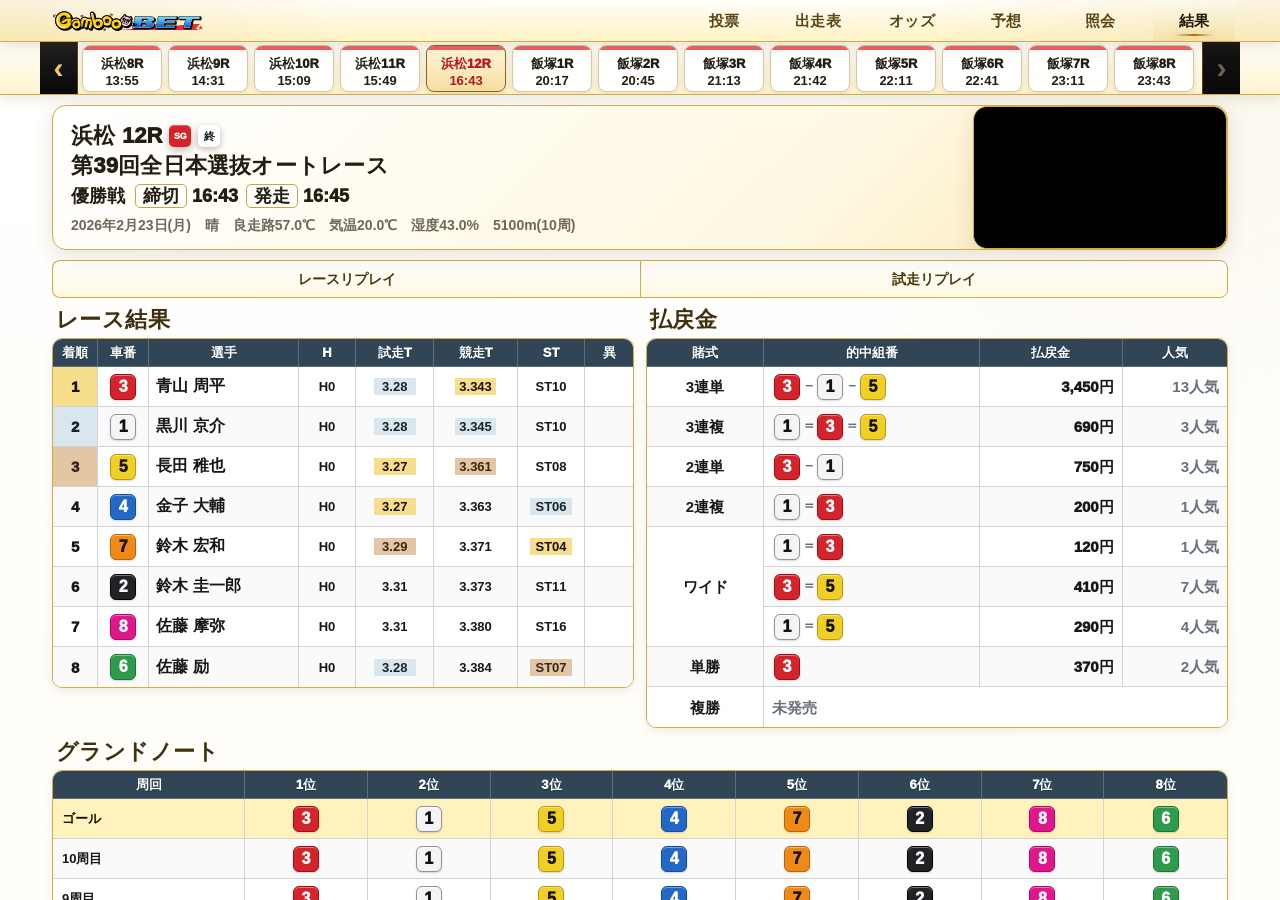
<file: vote/results/index.html>
<!DOCTYPE html>

<html lang="ja">
<head>
<meta charset="utf-8"/>
<meta content="width=device-width,initial-scale=1,maximum-scale=1,user-scalable=no,viewport-fit=cover" name="viewport"/>
<meta content="#fffaf0" name="theme-color"/>




<title>結果 | GambooBET Demo</title>
<link href="../../shared/category-menu.css?v=64" rel="stylesheet"/>
<link href="../../shared/page-shell.css?v=20" rel="stylesheet"/>
<link href="../race-switch.css?v=74" rel="stylesheet"/>
<link href="../race-info.css?v=73" rel="stylesheet"/>
<link href="../../shared/race-button-style.css?v=7" rel="stylesheet"/>
<link href="results.css?v=23" rel="stylesheet"/>
<link href="../../shared/gamboo-light-theme.css?v=7" rel="stylesheet"/>
<script src="../../shared/sport-preferences.js?v=2"></script><script defer="" src="../race-info.js?v=69"></script>
<script defer="" src="../live-state.js?v=5"></script>
<script defer="" src="../../shared/category-menu.js?v=69"></script>
<script defer="" src="../../shared/fixed-layout.js?v=23"></script>

<script defer="" src="../race-switch.js?v=76"></script>
<script defer="" src="results.js?v=11"></script>
</head>
<body>
<gamboo-category-menu active="results"></gamboo-category-menu>
<div class="gamboo-content-shell" data-gamboo-pinch-shell="">
<div class="gamboo-content-sizer" data-gamboo-pinch-sizer="">
<div class="gamboo-content-stage" data-gamboo-pinch-stage="">
<gamboo-race-switch active-key="浜松-12R-16:43"></gamboo-race-switch>
<gamboo-race-info></gamboo-race-info>
<nav aria-label="リプレイメニュー" class="result-replay-menu">
<button aria-pressed="false" class="result-replay-tab" data-replay-title="レースリプレイ" data-replay-url="https://autorace.jp/race_info/Ondemand/asx/hamamatsu/2026-02-23_12" type="button">レースリプレイ</button>
<button aria-pressed="false" class="result-replay-tab" data-replay-title="試走リプレイ" data-replay-url="https://autorace.jp/race_info/Ondemand/asx/hamamatsu/2026-02-23_12/1" type="button">試走リプレイ</button>
</nav>
<div class="result-replay-panel" hidden="" id="result-replay-panel">
<iframe allow="autoplay; fullscreen; picture-in-picture" allowfullscreen="" id="result-replay-frame" loading="lazy" src="about:blank" title="リプレイ"></iframe>
</div>
<main class="vote-results-page">
<section aria-labelledby="race-result-heading" class="result-section">
<h1 class="result-section-heading" id="race-result-heading">レース結果</h1>
<div class="result-card result-table-card">
<table aria-label="レース結果" class="race-result-table">
<colgroup>
<col class="finish-col"/>
<col class="car-col"/>
<col class="rider-col"/>
<col class="handicap-col"/>
<col class="trial-col"/>
<col class="race-time-col"/>
<col class="start-col"/>
<col class="incident-col"/>
</colgroup>
<thead>
<tr><th>着順</th><th>車番</th><th>選手</th><th>H</th><th>試走T</th><th>競走T</th><th>ST</th><th>異</th></tr>
</thead>
<tbody id="race-result-body"></tbody>
</table>
</div>
</section>
<section aria-labelledby="payout-heading" class="result-section">
<h2 class="result-section-heading" id="payout-heading">払戻金</h2>
<div class="result-card result-table-card">
<table aria-label="払戻金" class="payout-table">
<colgroup><col class="payout-type-col"/><col class="payout-combination-col"/><col class="payout-value-col"/><col class="payout-popularity-col"/></colgroup>
<thead><tr><th>賭式</th><th>的中組番</th><th>払戻金</th><th>人気</th></tr></thead>
<tbody id="payout-body"></tbody>
</table>
</div>
</section>
<section aria-labelledby="grand-note-heading" class="result-section grand-note-section">
<h2 class="result-section-heading" id="grand-note-heading">グランドノート</h2>
<div class="result-card grand-note-card">
<div class="grand-note-scroll">
<table aria-label="グランドノート" class="grand-note-table">
<thead id="grand-note-head"></thead>
<tbody id="grand-note-body"></tbody>
</table>
</div>
</div>
</section>
</main>
</div>
</div>
</div>

</body>
</html>
</file>
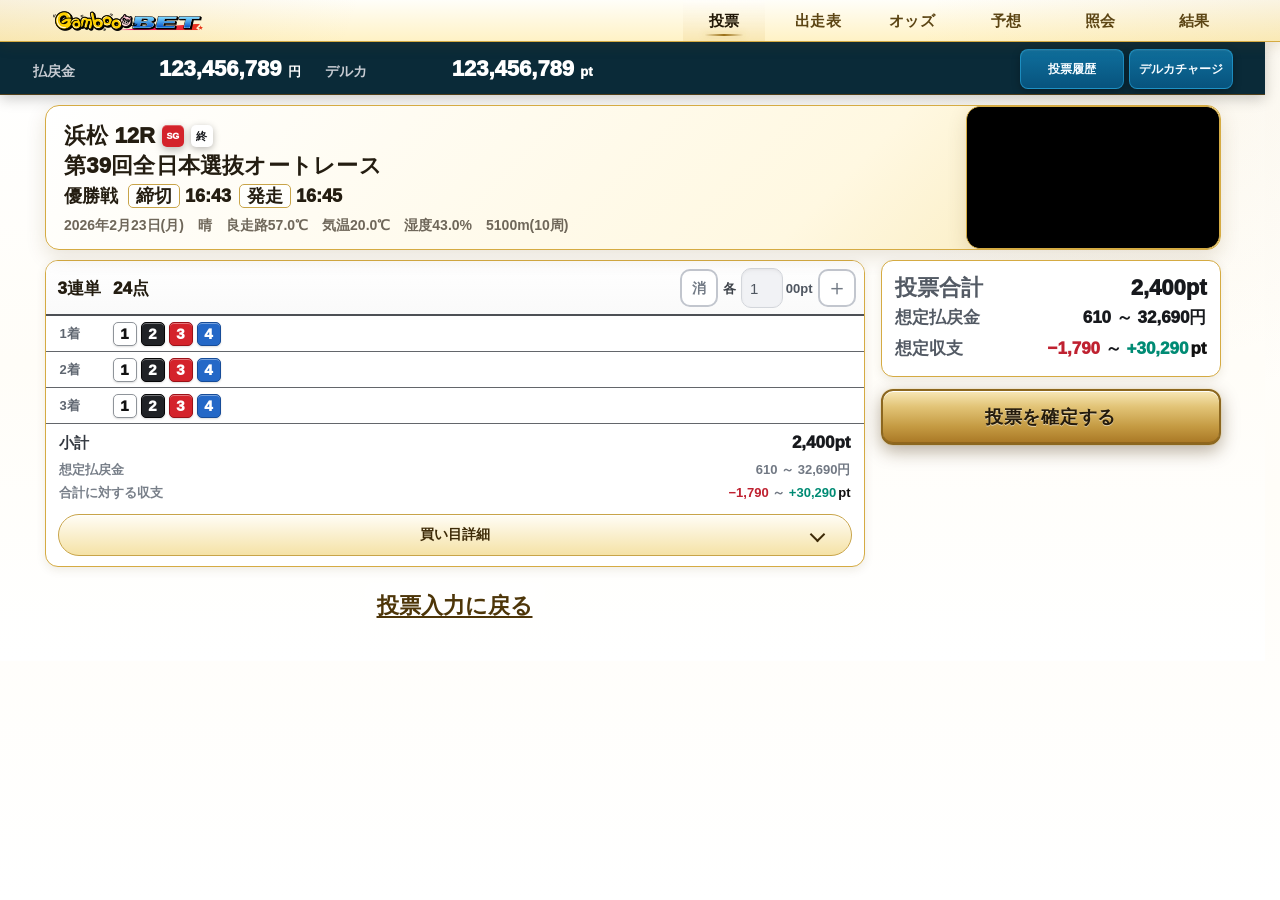
<file: vote/bet/confirm/index.html>
<!DOCTYPE html>

<html lang="ja">
<head>
<meta charset="utf-8"/>
<meta content="width=device-width,initial-scale=1,maximum-scale=1,user-scalable=no,viewport-fit=cover" name="viewport"/>
<meta content="#fffaf0" name="theme-color"/>




<title>投票内容確認 | GambooBET Demo</title>
<link href="../../../shared/category-menu.css?v=64" rel="stylesheet"/>
<link href="../../../shared/page-shell.css?v=20" rel="stylesheet"/>
<link href="../../race-info.css?v=73" rel="stylesheet"/>
<link href="../../../shared/race-button-style.css?v=7" rel="stylesheet"/>
<link href="../bet.css?v=54" rel="stylesheet"/>
<link href="confirm.css?v=25" rel="stylesheet"/>
<link href="../../../shared/gamboo-light-theme.css?v=8" rel="stylesheet"/>
<script defer="" src="../../race-info.js?v=69"></script>
<script defer="" src="../../live-state.js?v=5"></script>
<script defer="" src="../../../shared/category-menu.js?v=69"></script>
<script defer="" src="../../../shared/fixed-layout.js?v=23"></script>

<script defer="" src="../../odds-data.js?v=1"></script>
<script defer="" src="confirm.js?v=26"></script>
</head>
<body>
<gamboo-category-menu active="bet"></gamboo-category-menu>
<div class="gamboo-content-shell confirm-gold-shell" data-gamboo-pinch-shell="">
<div class="gamboo-content-sizer" data-gamboo-pinch-sizer="">
<div class="gamboo-content-stage" data-gamboo-pinch-stage="">
<section aria-label="デルカ残高" class="delca-bar">
<div class="delca-default" data-delca-default="">
<div class="delca-balances">
<div class="delca-balance-row"><span>払戻金</span><strong>123,456,789 <small>円</small></strong></div>
<div class="delca-balance-row"><span>デルカ</span><strong>123,456,789 <small>pt</small></strong></div>
</div>
<div class="delca-actions">
<button type="button">投票履歴</button>
<button type="button">デルカチャージ</button>
</div>
</div>
</section>
<gamboo-race-info race-filter-disabled=""></gamboo-race-info>
<main aria-label="投票内容確認" class="confirm-page">
<div class="confirm-action-panel">
<section aria-label="投票合計と想定払戻金" class="confirm-summary">
<div class="summary-line"><span>投票合計</span><strong id="grand-total">0pt</strong></div>
<div class="summary-line"><span>想定払戻金</span><strong id="grand-return">0円</strong></div>
<div class="summary-line"><span>想定収支</span><strong id="grand-profit">0円</strong></div>
</section>
<button class="vote-submit-float" id="vote-submit" type="button">
<span aria-hidden="true" class="vote-submit-shine"></span>
<span>投票を確定する</span>
</button>
</div>
<div aria-live="polite" class="wager-groups" id="wager-groups"></div>
<a class="confirm-back-link" href="../">投票入力に戻る</a>
</main>
</div>
</div>
</div>
<div class="pin-approval-overlay" hidden="" id="pin-approval-overlay">
<section aria-labelledby="pin-approval-title" aria-modal="true" class="pin-approval-dialog" role="dialog">
<button aria-label="暗証番号入力を閉じて投票確認へ戻る" class="pin-approval-back" id="pin-approval-back" type="button">戻る</button>
<h2 class="pin-approval-title" id="pin-approval-title">暗証番号を入力</h2>
<div class="pin-approval-body">
<label class="pin-approval-field">
<span>暗証番号</span>
<input autocomplete="off" id="pin-approval-input" inputmode="numeric" maxlength="8" pattern="[0-9]*" type="password"/>
</label>
<button class="pin-approval-submit" disabled="" id="pin-approval-submit" type="button">承認して投票</button>
</div>
</section>
</div>

</body>
</html>
</file>
<file: shared/category-menu.css>
:root{
  --category-menu-h:42px;
  --category-menu-safe-top:env(safe-area-inset-top,0px);
  --category-menu-total-h:calc(var(--category-menu-h) + var(--category-menu-safe-top));
  --header-total-h:var(--category-menu-total-h);
  --visual-top:0px;
}
gamboo-category-menu{
  position:fixed;
  left:0;
  right:0;
  top:var(--visual-top,0px);
  z-index:10000;
  display:block;
  width:100%;
  height:var(--category-menu-total-h);
  padding-top:var(--category-menu-safe-top);
  background:
    linear-gradient(110deg,rgba(213,171,67,.16),transparent 28%,transparent 72%,rgba(213,171,67,.13)),
    linear-gradient(180deg,#fffef9 0%,#fff2c5 100%);
  border-bottom:1px solid #d5ab43;
  box-shadow:0 4px 14px rgba(98,69,12,.15);
  touch-action:none;
  overscroll-behavior:none;
}
@media(max-width:899px){:root{--category-menu-h:76px}}
@media print{gamboo-category-menu{display:none!important}}


/* Shared content background (ONAIR does not load this stylesheet) */
html,body{
  background:#fff!important;
}
.gamboo-content-shell,
.gamboo-content-sizer,
.gamboo-content-stage,
.content-shell{
  background:
    radial-gradient(circle at 92% 4%,rgba(213,171,67,.10),transparent 25%),
    linear-gradient(180deg,#fff 0,#fffdf8 48%,#fff 100%)!important;
}
</file>
<file: shared/page-shell.css>
:root{
  --page-content-scale:1;
  --visual-top:0px;
  --visual-bottom:0px;
}

html,body{
  width:100%;
  height:100%;
  margin:0;
  overflow:hidden;
  overscroll-behavior:none;
  -webkit-text-size-adjust:100%;
  text-size-adjust:100%;
}

body{
  touch-action:none;
}

.gamboo-content-shell{
  position:fixed;
  left:0;
  right:0;
  top:calc(var(--visual-top,0px) + var(--header-total-h,58px));
  bottom:var(--visual-bottom,0px);
  overflow:auto;
  -webkit-overflow-scrolling:touch;
  overflow-anchor:none;
  overscroll-behavior:none;
  touch-action:pan-x pan-y;
  background:inherit;
}

.gamboo-content-sizer{
  position:relative;
  min-width:100%;
  min-height:100%;
  overflow-anchor:none;
}

.gamboo-content-stage{
  position:absolute;
  left:0;
  top:0;
  width:100%;
  min-height:1px;
  overflow-anchor:none;
  transform:none;
  transform-origin:0 0;
  will-change:auto;
}

@media print{
  html,body{height:auto;overflow:visible}
  .gamboo-content-shell{position:static;overflow:visible}
  .gamboo-content-sizer{min-height:0!important;width:auto!important;height:auto!important}
  .gamboo-content-stage{position:static;transform:none!important;width:auto!important}
}
</file>
<file: vote/racecard.css>
:root{color-scheme:dark;--gold:#f0cc70;--auto-purple:#eb6363;--table-grid-frame:#d2d3d7;font-family:-apple-system,BlinkMacSystemFont,"Segoe UI","Yu Gothic UI","Hiragino Kaku Gothic ProN",Meiryo,sans-serif}
*{box-sizing:border-box}html{background:#030405}body{color:#f6f7f8;background:linear-gradient(180deg,#050607,#020304)}button,input{font:inherit}a{-webkit-tap-highlight-color:transparent}
.vote-racecard{width:min(100%,760px);margin:0 auto;padding:0 0 34px}
.section{margin:10px 8px 0;overflow:hidden;border:1px solid #51411D;border-radius:14px;background:#fff;box-shadow:none;outline:0;filter:none}
.gamboo-content-shell{overflow-x:hidden!important;overflow-y:auto}.gamboo-content-sizer{width:100%!important;max-width:100%;overflow-x:clip}.gamboo-content-stage{width:100%!important;max-width:100%;overflow-x:clip}.table-scroll{position:relative;width:100%;min-width:0;max-width:100%;overflow-x:auto;overflow-y:hidden;background:#fff;-webkit-overflow-scrolling:touch;scrollbar-color:#eb6363 #eee;overscroll-behavior-x:none;touch-action:pan-x pan-y}
.race-table{width:1164px;border-collapse:separate;border-spacing:0;table-layout:fixed;background:#fff;color:#15171a}
.race-table col.col-car{width:38px}.race-table col.col-rider{width:116px}.race-table col.col-photo{width:54px}.race-table col.col-hst{width:58px}.race-table col.col-trial{width:64px}.race-table col.col-good-ten-time{width:92px}.race-table col.col-recent-ten{width:154px}.race-table col.col-win-rate,.race-table col.col-quinella-rate,.race-table col.col-place-rate{width:80px}.race-table col.col-results{width:176px}.race-table col.col-rank{width:64px}.race-table col.col-machine{width:108px}
.race-table th,.race-table td{padding:2px 5px;border-right:1px solid var(--table-grid-frame);border-bottom:1px solid var(--table-grid-frame);text-align:center;white-space:nowrap}
.race-table th{height:28px;color:#fff;background:var(--auto-purple);font-size:13px;font-weight:1000;line-height:1.05}
.race-table td{height:44px;color:#15171a;background:#fff;font-size:13px;font-weight:700;line-height:1}
.race-table th:first-child,.race-table td:first-child{position:sticky;left:0;z-index:4;padding:0;box-shadow:none}
.race-table th:first-child{z-index:6;color:#fff;background:var(--auto-purple);border-right:1px solid var(--table-grid-frame)}
.race-table td:first-child{border-right:1px solid var(--table-grid-frame)}
.race-table th:last-child,.race-table td:last-child{border-right:0}.race-table tbody tr:last-child td{border-bottom:0}
.race-table .rider-name{padding:2px 7px;text-align:left;overflow:hidden}
.rider-name-main{display:block;overflow:hidden;font-size:16px;font-weight:1000;line-height:1.15;text-overflow:ellipsis;white-space:nowrap}
.rider-profile{display:block;margin-top:3px;overflow:hidden;color:#66707c;font-size:11px;font-weight:850;line-height:1;letter-spacing:-.02em;text-overflow:ellipsis;white-space:nowrap}
.photo-cell{padding:2px!important;vertical-align:middle!important;background:#fff!important}
.rider-photo{display:block;width:100%;height:39px;max-height:39px;object-fit:cover;object-position:center top;border-radius:4px;background:#f2f3f5}

.female-mark{color:#d51568;font-size:.95em}
.race-table tbody td:nth-child(n+3){padding-inline:5px;color:#111!important;font-size:13px!important}
.data-stack{vertical-align:middle;font-variant-numeric:tabular-nums}
.data-stack>span{display:block;overflow:hidden;text-overflow:ellipsis;white-space:nowrap;color:#111;font-size:13px;font-weight:700;line-height:1}
.data-stack>span+span{margin-top:4px;color:#111;font-size:13px;font-weight:700}
.surface-stat{padding-inline:5px!important}
.stat-line{display:grid!important;width:100%;grid-template-columns:1.1em 1fr .8em;align-items:center;justify-content:stretch;column-gap:0;overflow:visible!important;text-overflow:clip!important}
.surface-label{text-align:left}.surface-value{text-align:right}.surface-unit{text-align:left}
.rank-first{border-radius:0!important;background:#f6de8d!important;box-shadow:none!important}
.rank-second{border-radius:0!important;background:#d9e6ee!important;box-shadow:none!important}
.rank-third{border-radius:0!important;background:#e3c6a3!important;box-shadow:none!important}
.stat-line.rank-first,.stat-line.rank-second,.stat-line.rank-third{font-weight:800}
.stat-line.rank-first .surface-value,.stat-line.rank-second .surface-value,.stat-line.rank-third .surface-value{font-weight:800}
.data-stack>span.rank-first,.data-stack>span.rank-second,.data-stack>span.rank-third{font-weight:800}
.good-ten-time{padding-inline:5px!important}.good-ten-line{display:grid!important;width:100%;grid-template-columns:auto auto;align-items:center;justify-content:center;column-gap:.5em;overflow:visible!important;text-overflow:clip!important}.good-ten-label,.good-ten-value{text-align:left}.good-ten-value{font-variant-numeric:tabular-nums}.good-ten-line.rank-first,.stat-line.rank-first{background:#f6de8d!important}.good-ten-line.rank-second,.stat-line.rank-second{background:#d9e6ee!important}.good-ten-line.rank-third,.stat-line.rank-third{background:#e3c6a3!important}
.race-results{padding-inline:5px!important;text-align:center!important}
.result-line{display:grid!important;width:100%;grid-template-columns:1em minmax(2ch,1fr) .7ch minmax(2ch,1fr) .7ch minmax(2ch,1fr) .7ch minmax(2ch,1fr) .7ch minmax(2.2ch,1fr);align-items:center;justify-content:stretch;column-gap:0;overflow:visible!important;text-overflow:clip!important}
.result-label{text-align:left}.result-number,.result-separator{text-align:center}.result-total{text-align:center}
.recent-ten{padding-inline:5px!important;text-align:center!important}
.recent-ten-list{display:grid!important;width:100%;grid-template-columns:repeat(10,13px);align-items:center;justify-content:center;column-gap:1px;overflow:visible!important;text-overflow:clip!important}
.recent-place{display:inline-flex!important;flex:0 0 13px;height:18px;align-items:center;justify-content:center;overflow:visible!important;color:#111!important;font-size:13px!important;font-weight:700!important;line-height:18px!important;text-align:center}
.recent-place.finish-1{background:#f6de8d!important}.recent-place.finish-2{background:#d9e6ee!important}.recent-place.finish-3{background:#e3c6a3!important}
.rank-cell{padding-inline:5px!important}.rank-cell>span{font-weight:700}
.rank-cell>span+span{color:#66707c!important;font-size:11px!important;font-weight:850!important;line-height:1;letter-spacing:-.02em}
.race-table .machine-name{padding-inline:5px!important;text-align:left;font-weight:900;overflow:hidden}
.machine-name>span:first-child,.machine-name>span:last-child{font-size:13px;font-weight:700}
.car-number{font-size:16px!important;font-weight:1000!important;text-align:center!important;vertical-align:middle!important;font-variant-numeric:tabular-nums}
.car-number-value{display:block;line-height:1}
.table-scroll.rider-name-hidden .race-table td.car-number{padding:3px 0!important;vertical-align:middle!important}
.table-scroll.rider-name-hidden .race-table td.car-number::after{content:attr(data-rider-short);position:static;display:block;max-width:100%;margin-top:4px;padding-left:.4px;overflow:hidden;font-size:10px;font-weight:1000;line-height:1;letter-spacing:.4px;white-space:nowrap;text-align:center;text-overflow:clip}
.car-1{color:#111!important;background:#f3f4f5!important}.car-2{color:#fff!important;background:#171717!important}.car-3{color:#fff!important;background:#e51125!important}.car-4{color:#fff!important;background:#0877bd!important}.car-5{color:#111!important;background:#f2d819!important}.car-6{color:#fff!important;background:#07914a!important}.car-7{color:#111!important;background:#ee8b10!important}.car-8{color:#fff!important;background:#d9008f!important}
@media(max-width:430px){.vote-racecard{padding-top:0}.section{margin-inline:8px}.race-table td{height:42px}}

/* v78: force ranked row backgrounds to render after cached revisions */
.good-ten-time .good-ten-line.rank-first,.surface-stat .stat-line.rank-first{background-color:#f6de8d!important}
.good-ten-time .good-ten-line.rank-second,.surface-stat .stat-line.rank-second{background-color:#d9e6ee!important}
.good-ten-time .good-ten-line.rank-third,.surface-stat .stat-line.rank-third{background-color:#e3c6a3!important}
.good-ten-time .good-ten-line[class*="rank-"],.surface-stat .stat-line[class*="rank-"]{display:grid!important;width:100%!important;border-radius:0!important;box-shadow:none!important}


/* v79: harden ranked highlights against cached and competing styles */
.good-ten-line.rank-highlight,.surface-stat .stat-line.rank-highlight{
  position:relative!important;
  display:grid!important;
  width:100%!important;
  min-width:100%!important;
  background-clip:border-box!important;
  border-radius:0!important;
  box-shadow:none!important;
  isolation:isolate;
}
.good-ten-line.rank-highlight>* ,.surface-stat .stat-line.rank-highlight>*{position:relative;z-index:1}
.good-ten-line[data-rank="1"],.surface-stat .stat-line[data-rank="1"],
.good-ten-line[data-rank="1"]>*,.surface-stat .stat-line[data-rank="1"]>*{background-color:#f6de8d!important}
.good-ten-line[data-rank="2"],.surface-stat .stat-line[data-rank="2"],
.good-ten-line[data-rank="2"]>*,.surface-stat .stat-line[data-rank="2"]>*{background-color:#d9e6ee!important}
.good-ten-line[data-rank="3"],.surface-stat .stat-line[data-rank="3"],
.good-ten-line[data-rank="3"]>*,.surface-stat .stat-line[data-rank="3"]>*{background-color:#e3c6a3!important}

/* v80: one ranking palette for ST, trial time, good-10 time and all rate columns */
.race-table [data-rank="1"],
.race-table [data-rank="1"] > * {
  background-color:#f6de8d!important;
  background-image:linear-gradient(#f6de8d,#f6de8d)!important;
}
.race-table [data-rank="2"],
.race-table [data-rank="2"] > * {
  background-color:#d9e6ee!important;
  background-image:linear-gradient(#d9e6ee,#d9e6ee)!important;
}
.race-table [data-rank="3"],
.race-table [data-rank="3"] > * {
  background-color:#e3c6a3!important;
  background-image:linear-gradient(#e3c6a3,#e3c6a3)!important;
}
.race-table [data-rank]{border-radius:0!important;box-shadow:none!important;background-clip:border-box!important}


/* v83: racecard detail menu */
.racecard-detail-menu{
  width:min(100%,760px);
  margin:10px auto 0;
  padding:0 8px;
  display:grid;
  grid-template-columns:repeat(4,minmax(0,1fr));
  gap:0;
}
.racecard-detail-tab{
  min-width:0;
  display:flex;
  align-items:center;
  justify-content:center;
  text-decoration:none;
  height:38px;
  padding:0 4px;
  border:1px solid #51411D;
  border-right:0;
  border-radius:0;
  color:#eef1f5;
  background:linear-gradient(180deg,#1a1a1b,#090909);
  font-family:inherit;
  font-size:13px;
  font-weight:850;
  line-height:1;
  white-space:nowrap;
  cursor:pointer;
  -webkit-tap-highlight-color:transparent;
}
.racecard-detail-tab:first-child{border-radius:9px 0 0 9px}
.racecard-detail-tab:last-child{border-right:1px solid #51411D;border-radius:0 9px 9px 0}
.racecard-detail-tab.active,
.racecard-detail-tab[aria-current="page"]{
  color:#171108;
  border-color:#b68b27;
  background:#f0cc70;
  font-weight:950;
}
.racecard-detail-tab:focus-visible{position:relative;z-index:1;outline:2px solid #fff0ad;outline-offset:-2px}
.racecard-detail-toast{
  position:fixed;
  left:50%;
  bottom:16px;
  z-index:12000;
  max-width:min(88vw,420px);
  padding:10px 16px;
  color:#18130a;
  border:1px solid rgba(255,255,255,.42);
  border-radius:999px;
  background:linear-gradient(135deg,#f2da8e,#c28c25);
  box-shadow:0 10px 28px rgba(0,0,0,.28);
  font-size:13px;
  font-weight:850;
  opacity:0;
  pointer-events:none;
  transform:translate(-50%,12px);
  transition:opacity .18s ease,transform .18s ease;
}
.racecard-detail-toast.is-visible{opacity:1;transform:translate(-50%,0)}
@media(max-width:430px){.racecard-detail-tab{font-size:12px}}
@media(max-width:350px){.racecard-detail-tab{font-size:10.5px;letter-spacing:-.02em;padding-inline:2px}}

.race-table tbody td.photo-cell{padding:2px!important;color:transparent!important;font-size:0!important;line-height:0!important}
.photo-heading{text-align:center!important}

/* v87: keep basic-information rows equal to the near-10 detail row height after adding photos. */
.race-table tbody td.photo-cell{height:44px!important}
@media(max-width:430px){
  .race-table tbody td.photo-cell{height:42px!important}
  .rider-photo{height:37px;max-height:37px}
}

/* v91: match previous-rank labels to the table's other second lines. */
.rank-cell > span + span{
  color:#111!important;
  font-size:13px!important;
  font-weight:700!important;
  line-height:1!important;
  letter-spacing:normal!important;
}

/* v92: use the shared gray secondary-line color for rank and machine details. */
.rank-cell > span + span,
.machine-name > span + span{
  color:#66707c!important;
}

/* v94: race outlook below the basic-information table. */
.race-outlook-section{
  margin:10px 8px 0;
}
.race-outlook-heading{
  min-height:30px;
  margin:0;
  padding:0 4px 6px;
  display:flex;
  align-items:center;
  color:#fff;
  background:transparent;
  border:0;
  font-size:22px;
  font-weight:1000;
  line-height:1;
  letter-spacing:.02em;
}
.race-outlook-card{
  padding:12px 13px;
  color:#15171a;
  background:#fff;
  border:1px solid #51411D;
  border-radius:14px;
  font-size:13px;
  font-weight:600;
  line-height:1.62;
  text-align:left;
  overflow-wrap:anywhere;
}
.race-outlook-card p{
  margin:0;
  color:inherit;
  font:inherit;
  line-height:inherit;
}
.race-outlook-focus{
  font-weight:1000!important;
}
.race-outlook-rider{
  display:inline-flex;
  align-items:center;
  gap:3px;
  margin:0 1px;
  vertical-align:-.14em;
  line-height:1;
  white-space:nowrap;
}
.race-outlook-entry{
  width:1.18em;
  height:1.18em;
  display:inline-flex;
  align-items:center;
  justify-content:center;
  flex:0 0 1.18em;
  border:1px solid rgba(0,0,0,.30);
  border-radius:3px;
  font-size:.82em;
  font-weight:1000;
  line-height:1;
  box-shadow:inset 0 1px 0 rgba(255,255,255,.38),0 1px 2px rgba(0,0,0,.14);
}
.race-outlook-name{font-weight:900;line-height:1}
.race-outlook-entry-1{color:#111;background:#f3f4f5;border-color:#8f949a}
.race-outlook-entry-2{color:#fff;background:#171717;border-color:#050505}
.race-outlook-entry-3{color:#fff;background:#e51125;border-color:#a80a19}
.race-outlook-entry-4{color:#fff;background:#0877bd;border-color:#07598d}
.race-outlook-entry-5{color:#111;background:#f2d819;border-color:#bca900}
.race-outlook-entry-6{color:#fff;background:#07914a;border-color:#056a37}
.race-outlook-entry-7{color:#111;background:#ee8b10;border-color:#b76500}
.race-outlook-entry-8{color:#fff;background:#d9008f;border-color:#9e0068}
@media(max-width:430px){
  .race-outlook-heading{font-size:22px}
  .race-outlook-card{padding:11px 12px;font-size:13px;line-height:1.62}
}

/* v95: add current-year, career, and review-point columns to basic information. */
.race-table{width:1434px}
.race-table col.col-year{width:68px}
.race-table col.col-career{width:68px}
.race-table col.col-review-points{width:76px}
.season-record-cell{
  padding-inline:5px!important;
  vertical-align:middle!important;
  text-align:left!important;
  color:#111!important;
  font-size:13px!important;
  font-weight:700!important;
  font-variant-numeric:tabular-nums;
}
.season-record-line{
  display:grid;
  grid-template-columns:auto 1fr;
  align-items:center;
  column-gap:6px;
  width:100%;
  line-height:1;
  white-space:nowrap;
}
.season-record-line + .season-record-line{margin-top:4px}
.season-record-label,.season-record-value{display:block;text-align:left}
.review-points-cell{
  padding-inline:5px!important;
  vertical-align:middle!important;
  text-align:center!important;
  color:#111!important;
  font-size:13px!important;
  font-weight:700!important;
  font-variant-numeric:tabular-nums;
}

/* v96: keep outlook inline car icons within the body line box and make every text line use one rhythm. */
.race-outlook-card{line-height:1.62}
.race-outlook-card p,.race-outlook-card p + p{margin-block:0}


/* v97: align race-outlook entry icons to the body text without changing line spacing. */
.race-outlook-card,
.race-outlook-card p{
  line-height:1.62;
}
.race-outlook-rider{
  height:1em;
  line-height:1;
  vertical-align:-.08em;
}
.race-outlook-entry{
  width:1em;
  height:1em;
  flex:0 0 1em;
  font-size:.72em;
}
.race-outlook-name{line-height:1}


/* v98: align rider names with body text and align larger entry-icon bottoms to the text bottom. */
.race-outlook-rider{
  display:inline;
  height:auto;
  line-height:inherit;
  vertical-align:baseline;
  white-space:nowrap;
}
.race-outlook-entry{
  width:1.12em;
  height:1.12em;
  flex:0 0 1.12em;
  margin-right:3px;
  font-size:.78em;
  vertical-align:text-bottom;
}
.race-outlook-name{
  display:inline;
  line-height:inherit;
  vertical-align:baseline;
}


/* v99: enlarge outlook car icons while keeping their lower edge aligned to the body text. */
.race-outlook-entry{
  width:1.24em;
  height:1.24em;
  flex-basis:1.24em;
  font-size:.84em;
  vertical-align:text-bottom;
}

/* v100: enlarge outlook car badges again while preserving text-bottom alignment. */
.race-outlook-entry{
  width:1.34em;
  height:1.34em;
  flex-basis:1.34em;
  font-size:.88em;
  vertical-align:text-bottom;
}

/* v101: racecard column help overlay. */
.racecard-term-button{
  width:100%;
  height:100%;
  min-width:0;
  margin:0;
  padding:0;
  border:0;
  color:inherit;
  background:transparent;
  font:inherit;
  font-weight:inherit;
  line-height:inherit;
  text-align:center;
  white-space:nowrap;
  cursor:pointer;
  -webkit-appearance:none;
  appearance:none;
  -webkit-tap-highlight-color:transparent;
}
.racecard-term-button:focus-visible{
  outline:2px solid #fff4b8;
  outline-offset:-2px;
  border-radius:3px;
}
.racecard-term-button[aria-expanded="true"]{
  color:#fff7c9;
  text-decoration:underline;
  text-decoration-thickness:2px;
  text-underline-offset:3px;
}
.racecard-term-overlay{
  position:absolute;
  z-index:500;
  margin:0;
  padding:15px 48px 13px 17px;
  overflow:hidden;
  border:2px solid var(--auto-purple);
  border-left-width:7px;
  border-radius:14px;
  color:#17191d;
  background:#fff;
  box-shadow:0 12px 30px rgba(0,0,0,.34),inset 0 1px 0 rgba(255,255,255,.9);
}
.racecard-term-overlay[hidden]{display:none}
.racecard-term-title{
  margin:0;
  padding:0 0 7px;
  color:var(--auto-purple);
  font-size:20px;
  font-weight:1000;
  line-height:1.15;
  letter-spacing:.01em;
}
.racecard-term-description{
  margin:0;
  color:#22262b;
  font-size:13.5px;
  font-weight:750;
  line-height:1.55;
  overflow-wrap:anywhere;
}
.racecard-term-close{
  position:absolute;
  top:10px;
  right:10px;
  z-index:2;
  width:31px;
  height:31px;
  display:grid;
  place-items:center;
  margin:0;
  padding:0 0 2px;
  border:1px solid #bd444a;
  border-radius:8px;
  color:#fff;
  background:linear-gradient(180deg,#f48787,#eb6363);
  box-shadow:inset 0 1px 0 rgba(255,255,255,.32);
  font-family:inherit;
  font-size:23px;
  font-weight:700;
  line-height:1;
  cursor:pointer;
  -webkit-appearance:none;
  appearance:none;
  -webkit-tap-highlight-color:transparent;
}
.racecard-term-close:focus-visible{outline:2px solid #342043;outline-offset:2px}
@media(max-width:430px){
  .racecard-term-overlay{padding:13px 43px 12px 14px;border-left-width:6px}
  .racecard-term-title{padding-bottom:6px;font-size:18px}
  .racecard-term-description{font-size:12.5px;line-height:1.5}
  .racecard-term-close{top:8px;right:8px;width:29px;height:29px;font-size:21px}
}

/* v102: shared term help on detail tables and prepared race-result header links. */
.racecard-result-link-button{
  text-decoration:underline;
  text-decoration-thickness:1px;
  text-underline-offset:2px;
}
.racecard-result-link-button:active{opacity:.78}

/* v103: rewrite term help and keep the text area symmetrically padded. */
.racecard-term-overlay{
  display:grid;
  grid-template-rows:auto minmax(0,1fr);
  padding:15px 17px 13px 12px;
  overflow:hidden;
}
.racecard-term-title{
  padding-right:42px;
}
.racecard-term-description{
  min-height:0;
  overflow-y:auto;
  padding:0;
  scrollbar-width:thin;
}
.racecard-term-heart{
  color:#d51568;
  font-weight:1000;
}
@media(max-width:430px){
  .racecard-term-overlay{
    padding:13px 14px 12px 10px;
  }
  .racecard-term-title{
    padding-right:38px;
  }
}

/* v106: keep inner table grid gray and use an opaque shared gold only for the table outer frame. */
.vote-racecard .section{
  border-color:#51411D!important;
}

/* v111: keep car/rider emphasis, but use normal weight for all other racecard data. */
.vote-racecard:not(.prediction-page) .race-table tbody td:not(.car-number):not(.rider-name),
.vote-racecard:not(.prediction-page) .race-table tbody td:not(.car-number):not(.rider-name) *{
  font-weight:400!important;
}

/* v112: keep finishing-position badges bold in recent-race detail tables. */
.vote-racecard.recent10-page .race-table .recent-detail-result .recent-race-card .recent-finish-badge,
.vote-racecard.matchups-page .race-table .matchup-history-cell .recent-race-card .recent-finish-badge{
  font-weight:1000!important;
}
</file>
<file: vote/race-switch.css>
gamboo-race-switch{display:block;width:min(100%,760px);margin:0 auto;box-sizing:border-box;font-family:-apple-system,BlinkMacSystemFont,"Segoe UI","Yu Gothic UI","Hiragino Kaku Gothic ProN",Meiryo,sans-serif;font-size:16px;line-height:normal;-webkit-text-size-adjust:100%;text-size-adjust:100%}
gamboo-race-switch *,gamboo-race-switch *::before,gamboo-race-switch *::after{box-sizing:border-box}
.race-switch-wrap{box-sizing:border-box;width:100%;height:53px;margin:0;padding:0;overflow:hidden;color:#fff;background:linear-gradient(180deg,#181818,#090909);border-top:0;border-bottom:1px solid #51411D;border-radius:0;box-shadow:0 4px 13px rgba(0,0,0,.20);touch-action:pan-x;overscroll-behavior-y:none}
.race-switch-shell{width:100%;height:52px}
.race-switch{box-sizing:border-box;display:flex;align-items:center;width:100%;height:52px;gap:6px;overflow-x:auto;overflow-y:hidden;padding:3px 10px 2px;scroll-padding-inline:10px;scrollbar-width:none;scroll-snap-type:x proximity;touch-action:pan-x;overscroll-behavior-x:contain;overscroll-behavior-y:none;-webkit-overflow-scrolling:touch}
.race-switch::-webkit-scrollbar{display:none}
.race-switch-nav{display:none}
.race-tab{box-sizing:border-box;--sport-color:#eb6363;flex:0 0 80px;height:47px;min-height:47px;padding:4px 5px;border:1px solid #d8dbe0;-webkit-appearance:none;appearance:none;font-family:inherit;border-radius:8px;color:#101114;background:#f7f7f7;text-decoration:none;text-align:center;scroll-snap-align:start;box-shadow:0 3px 8px rgba(0,0,0,.22);-webkit-tap-highlight-color:transparent}
.race-tab.sport-keirin{--sport-color:#d8661d}
.race-tab.sport-boat{--sport-color:#1876c9}
.race-tab.sport-nar{--sport-color:#8b5a2b}
.race-tab strong{display:flex;align-items:center;justify-content:center;gap:0;font-size:13px;line-height:1.05;font-weight:950;white-space:nowrap}
.race-tab-name{display:inline-block;min-width:0;white-space:nowrap}
.race-tab>span{display:block;margin-top:3px;padding-top:3px;border-top:3px solid var(--sport-color);font-size:13px;font-weight:900;line-height:1;white-space:nowrap}
.race-tab.active,.race-tab[aria-current="true"]{color:#171108;border-color:#8f6a18;background:#fff6c8;box-shadow:0 4px 11px rgba(0,0,0,.26)}
.race-tab.is-filtered-out{display:none!important}
.race-switch.is-venue-filtered{justify-content:flex-start}
@media(max-width:430px){.race-tab{flex-basis:78px}}
@media(min-width:900px){
  .race-switch-shell{width:min(100%,var(--gamboo-layout-width,1200px));margin:0 auto;display:grid;grid-template-columns:38px minmax(0,1fr) 38px;align-items:stretch}
  gamboo-race-switch .race-switch-shell .race-switch{width:100%!important;max-width:none!important;margin:0!important;padding:3px 8px 2px!important;scroll-padding-inline:8px}
  gamboo-race-switch .race-switch .race-tab{flex:0 0 80px;max-width:80px}
  .race-switch-shell.all-races-fit{grid-template-columns:minmax(0,1fr)}
  .race-switch-shell.all-races-fit .race-switch{justify-content:center}
  .race-switch-shell.all-races-fit .race-switch-nav{display:none}
  .race-switch-nav{display:grid;place-items:center;min-width:0;padding:0;border:0;color:#f0cc70;background:linear-gradient(180deg,#202020,#080808);font-family:inherit;font-size:30px;font-weight:700;line-height:1;cursor:pointer;-webkit-tap-highlight-color:transparent}
  .race-switch-nav-prev{border-right:1px solid #51411D}
  .race-switch-nav-next{border-left:1px solid #51411D}
  .race-switch-nav:hover:not(:disabled),.race-switch-nav:focus-visible{color:#171108;background:linear-gradient(180deg,#f8e7a8,#d6aa42);outline:0}
  .race-switch-nav:active:not(:disabled){filter:brightness(.94)}
  .race-switch-nav:disabled{color:#6e654e;background:linear-gradient(180deg,#151515,#080808);cursor:default}
}

.race-switch-toast{
  position:fixed;left:50%;bottom:16px;z-index:12000;
  max-width:min(88vw,420px);padding:10px 16px;color:#18130a;border:1px solid rgba(255,255,255,.42);
  border-radius:999px;background:linear-gradient(135deg,#f2da8e,#c28c25);box-shadow:0 10px 28px rgba(0,0,0,.28);
  font-size:13px;font-weight:850;opacity:0;pointer-events:none;transform:translate(-50%,12px);
  transition:opacity .18s ease,transform .18s ease;
}
.race-switch-toast.is-visible{opacity:1;transform:translate(-50%,0)}
</file>
<file: vote/race-info.css>
gamboo-race-info{display:block;width:min(100%,760px);margin:0 auto;font-family:-apple-system,BlinkMacSystemFont,"Segoe UI","Yu Gothic UI","Hiragino Kaku Gothic ProN",Meiryo,sans-serif;font-size:16px;line-height:normal;-webkit-text-size-adjust:100%;text-size-adjust:100%}
gamboo-race-info *,gamboo-race-info *::before,gamboo-race-info *::after{box-sizing:border-box}
gamboo-race-info button{-webkit-appearance:none;appearance:none;font-family:inherit;font-style:normal;text-transform:none}
.shared-race-info{position:relative;margin:10px 8px 0;padding:13px 14px 12px;overflow:hidden;border:1px solid #51411D;border-radius:14px;color:#fff;background:linear-gradient(135deg,#121924,#07090d 63%,#211708);box-shadow:0 10px 27px rgba(0,0,0,.32)}
.shared-race-info::after{content:"";position:absolute;right:-54px;top:-86px;width:190px;height:190px;border:1px solid rgba(240,204,112,.13);border-radius:50%;pointer-events:none}
.race-info-content{min-width:0}
.race-info-primary,.race-info-status{position:relative;z-index:1;display:flex;align-items:center;min-width:0}
.race-info-primary{height:30px}
.race-info-primary{gap:7px;line-height:1}
.race-info-filter-toggle{display:inline-flex;align-items:center;gap:7px;margin:0;padding:0;border:0;border-radius:5px;color:inherit;background:transparent;line-height:1;cursor:pointer;-webkit-tap-highlight-color:transparent}
.race-info-filter-toggle:focus-visible{outline:2px solid #f0cc70;outline-offset:3px}
.race-info-filter-toggle.is-active{color:#f0cc70}
.race-info-venue,.race-info-number{font-size:22px;font-weight:1000;white-space:nowrap}
.race-info-icon{position:relative;flex:0 0 22px;width:22px;height:22px;display:grid;place-items:center;border-radius:5px;box-shadow:inset 0 1px 0 rgba(255,255,255,.28),0 3px 9px rgba(0,0,0,.28)}
.race-info-icon.sg{color:#fff;background:#d4232b;font-size:9px;font-weight:1000;letter-spacing:-.02em}
.race-info-icon.final-day{color:#17191d;background:#fff;border:1px solid rgba(255,255,255,.55);font-size:11px;font-weight:1000;box-shadow:0 2px 7px rgba(0,0,0,.28)}
.race-live-button{position:relative;z-index:2;margin-left:auto;height:30px;min-height:30px;line-height:1;padding:0 10px;border:1px solid rgba(240,204,112,.62);border-radius:8px;color:#fff;background:rgba(12,13,16,.84);font-size:13px;font-weight:1000;white-space:nowrap;box-shadow:0 3px 10px rgba(0,0,0,.28);-webkit-tap-highlight-color:transparent}
.race-live-button span{margin-right:4px;color:#f0cc70;font-size:11px}
.race-live-button.active{color:#171108;background:#f0cc70;border-color:#ffe6a1}
.race-live-button.active span{color:#171108}
.race-info-title{position:relative;z-index:1;margin:1px 0 5px;color:#fff;font-size:22px;line-height:1.24;font-weight:1000;letter-spacing:.01em}
.race-info-status{color:#fff;font-size:18px;font-weight:1000;line-height:1.35}
.race-info-status-copy{display:inline-flex;flex:0 0 auto;align-items:center;gap:8px;white-space:nowrap}
.race-info-final{margin-right:2px;font-size:1em;white-space:nowrap}
.race-info-time{display:inline-flex;align-items:center;gap:5px;white-space:nowrap}
.race-info-time-label{display:inline-flex;align-items:center;justify-content:center;min-height:21px;padding:2px 7px;border:1px solid rgba(255,255,255,.45);border-radius:5px;color:#fff;background:rgba(255,255,255,.08);font-size:1em;font-weight:1000;line-height:1}
.race-info-time time{color:#fff;font-size:1em;font-weight:1000;font-variant-numeric:tabular-nums}
.race-info-date{position:relative;z-index:1;margin:7px 0 0;color:#c5cbd3;font-size:14px;font-weight:850;line-height:1.35}
.race-info-marquee-line{display:block;min-width:0;overflow:hidden;white-space:nowrap}
.race-info-marquee-track{display:flex;width:max-content;min-width:100%;gap:2.5em;will-change:transform}
.race-info-marquee-copy{display:block;flex:0 0 auto}
.race-info-marquee-copy[aria-hidden="true"],.race-info-status-copy[aria-hidden="true"]{display:none}
.race-info-marquee-line.is-overflowing .race-info-marquee-copy[aria-hidden="true"]{display:block}
.race-info-marquee-line.is-overflowing .race-info-status-copy[aria-hidden="true"]{display:inline-flex}
.race-info-marquee-line.is-overflowing .race-info-marquee-track{animation:race-info-marquee 15s linear infinite}
@keyframes race-info-marquee{from{transform:translateX(0)}to{transform:translateX(calc(-50% - 1.25em))}}
@media(prefers-reduced-motion:reduce){.race-info-marquee-line.is-overflowing .race-info-marquee-track{animation:none}.race-info-marquee-line{overflow-x:auto;scrollbar-width:none}.race-info-marquee-line::-webkit-scrollbar{display:none}}
.race-info-video{position:relative;z-index:2;margin:11px -14px -12px;padding:0;border-top:1px solid rgba(240,204,112,.25);background:#030405}
.race-info-video[hidden]{display:none}
.race-info-video-frame{position:relative;width:100%;aspect-ratio:16/9;overflow:hidden;border:0;border-radius:0;background:#000;box-shadow:none}
.race-info-video-frame iframe{position:absolute;inset:0;width:100%;height:100%;border:0}
@media(min-width:900px){
  .shared-race-info{height:145px}
  .shared-race-info.is-live-open{display:block;padding-right:272px}
  .race-info-content{min-width:0}
  .race-live-button{display:none}
  .race-info-video{position:absolute;top:0;right:0;bottom:0;width:254px;height:auto;margin:0!important;padding:0!important;display:block;overflow:hidden;border:1px solid var(--gamboo-gold,#c59a32)!important;border-radius:14px;background:#000;box-shadow:0 7px 20px rgba(92,65,11,.14)!important}
  .race-info-video-frame{width:100%;height:100%;max-width:none;aspect-ratio:auto;border-radius:13px}
}
@media(max-width:380px){.shared-race-info{padding-inline:12px}.race-info-primary{height:28px}.race-info-primary{gap:6px}.race-info-icon{flex-basis:20px;width:20px;height:20px}.race-live-button{height:28px;min-height:28px;padding-inline:7px;font-size:13px}.race-info-status-copy{gap:6px}.race-info-time{gap:4px}.race-info-time-label{padding-inline:5px}.race-info-video{margin-inline:-12px;padding-inline:0}}


/* v60: unify shared race, submenu and primary data-frame borders with the Today Races board. */
:root{--gamboo-standard-frame-color:#51411D}
.shared-race-info,
.section,
.odds-section,
.bet-table-section,
.selection-section,
.confirm-summary,
.wager-card,
.inquiry-summary,
.inquiry-wager-card,
.result-card{
  border:1px solid var(--gamboo-standard-frame-color)!important;
}
.racecard-detail-tab,
.odds-type-tab,
.bet-type-tab,
.result-replay-tab{
  border-color:var(--gamboo-standard-frame-color)!important;
}

/* v61: use one shared post-race-info menu style, matching the odds wager tabs. */
.racecard-detail-menu,
.odds-type-menu,
.bet-type-menu,
.result-replay-menu{
  width:min(100%,760px)!important;
  margin:10px auto 0!important;
  padding:0 8px!important;
  gap:0!important;
}
.racecard-detail-tab,
.odds-type-tab,
.bet-type-tab,
.result-replay-tab{
  box-sizing:border-box!important;
  min-width:0!important;
  height:38px!important;
  padding:0 2px!important;
  display:flex!important;
  align-items:center!important;
  justify-content:center!important;
  border:1px solid var(--gamboo-standard-frame-color)!important;
  border-right:0!important;
  border-radius:0!important;
  color:#eef1f5!important;
  background:linear-gradient(180deg,#1a1a1b,#090909)!important;
  box-shadow:none!important;
  font-family:inherit!important;
  font-size:14px!important;
  font-weight:900!important;
  line-height:1!important;
  text-decoration:none!important;
  white-space:nowrap!important;
  -webkit-appearance:none!important;
  appearance:none!important;
  -webkit-tap-highlight-color:transparent!important;
}
.racecard-detail-tab:first-child,
.odds-type-tab:first-child,
.bet-type-tab:first-child,
.result-replay-tab:first-child{
  border-radius:8px 0 0 8px!important;
}
.racecard-detail-tab:last-child,
.odds-type-tab:last-child,
.bet-type-tab:last-child,
.result-replay-tab:last-child{
  border-right:1px solid var(--gamboo-standard-frame-color)!important;
  border-radius:0 8px 8px 0!important;
}
.racecard-detail-tab.active,
.racecard-detail-tab[aria-current="page"],
.odds-type-tab.active,
.odds-type-tab[aria-pressed="true"],
.bet-type-tab.active,
.bet-type-tab[aria-pressed="true"],
.result-replay-tab.active,
.result-replay-tab[aria-pressed="true"]{
  position:relative!important;
  z-index:1!important;
  color:#171108!important;
  border-color:#d1a539!important;
  background:linear-gradient(180deg,#f8e7a8,#d6aa42)!important;
  box-shadow:inset 0 1px 0 rgba(255,255,255,.55)!important;
  font-weight:900!important;
}
@media(max-width:430px){
  .racecard-detail-tab,
  .odds-type-tab,
  .bet-type-tab,
  .result-replay-tab{
    height:36px!important;
    font-size:13px!important;
  }
}
@media(max-width:350px){
  .racecard-detail-tab,
  .odds-type-tab,
  .bet-type-tab,
  .result-replay-tab{
    padding-inline:0!important;
    font-size:12px!important;
  }
}
</file>
<file: shared/race-button-style.css>
:root{
  --race-button-border:#8f6a18;
  --race-button-active:#fff6c8;
  --race-button-pressed:#f6df9c;
  --race-sport-keirin:#f17c32;
  --race-sport-auto:#eb6363;
  --race-sport-boat:#1185c8;
  --race-sport-nar:#9a673e;
  --race-sport-jra:#2d9f54;
}

/* 4ページ共通のレース／開催場ボタン骨格 */
:is(.race-card,.timetable-race,.venue-button,.race-tab){
  position:relative;
  overflow:hidden;
  border:1px solid var(--race-button-border);
  border-radius:8px;
  box-shadow:0 2px 5px rgba(0,0,0,.20);
  -webkit-tap-highlight-color:transparent;
  transition:transform .08s ease,background-color .12s ease,box-shadow .12s ease;
}

:is(.race-card,.timetable-race,.venue-button,.race-tab)::before{
  content:"";
  position:absolute;
  z-index:2;
  top:0;
  right:0;
  left:0;
  height:4px;
  border-radius:7px 7px 0 0;
  background:var(--race-sport-color,#6f7782);
  pointer-events:none;
}

/* 競技色は4ページ共通値を使用 */
:is(.race-card,.timetable-race,.venue-button,.race-tab).sport-keirin,
.venue-row.sport-keirin{--race-sport-color:var(--race-sport-keirin)}
:is(.race-card,.timetable-race,.venue-button,.race-tab).sport-auto,
.venue-row.sport-auto{--race-sport-color:var(--race-sport-auto)}
:is(.race-card,.timetable-race,.venue-button,.race-tab).sport-boat,
.venue-row.sport-boat{--race-sport-color:var(--race-sport-boat)}
:is(.race-card,.timetable-race,.venue-button,.race-tab).sport-nar,
.venue-row.sport-nar{--race-sport-color:var(--race-sport-nar)}
:is(.race-card,.timetable-race,.venue-button,.race-tab).sport-jra,
.venue-row.sport-jra{--race-sport-color:var(--race-sport-jra)}

/* 押下時は位置と影を共通化。色は状態より弱い一時表現にする。 */
:is(.race-card,.timetable-race,.venue-button,.race-tab):active:not(.placeholder):not(.spacer){
  transform:translateY(1px) scale(.985);
  background:var(--race-button-pressed);
  box-shadow:0 1px 2px rgba(0,0,0,.18);
}

:is(.race-card,.timetable-race,.venue-button,.race-tab):focus-visible{
  outline:2px solid #ffe7a0;
  outline-offset:1px;
}

/* 選択中・直近は競技色ではなくGAMBOO共通の金で示す。 */
.race-card.current,
.timetable-race.current,
.timetable-race[aria-current="true"],
.venue-button.selected,
.venue-button[aria-pressed="true"],
.race-tab.active,
.race-tab[aria-current="true"]{
  color:#171108;
  border-color:var(--race-button-border);
  background:var(--race-button-active);
  box-shadow:0 4px 11px rgba(0,0,0,.26);
}

/* 注目レースも枠線は金を維持し、赤は文字と外側の光だけに使う。 */
.race-card.featured-race,
.timetable-race.featured-race{
  border:1px solid var(--race-button-border);
  box-shadow:0 0 0 3px rgba(212,35,43,.38),0 2px 5px rgba(0,0,0,.20);
  animation:none!important;
}

/* 時刻表の従来の中央線は廃止し、共通の上端ラインへ統合。 */
.timetable-race .race-sport-line{display:none}

/* 出走表の従来の中央区切り線を廃止。 */
.race-tab>span{
  margin-top:3px;
  padding-top:0;
  border-top:0;
}

/* 本日のレースの透明調整スロットには競技色ラインを表示しない。 */
.race-card.placeholder::before,
.race-card.spacer::before{display:none}

@media(prefers-reduced-motion:reduce){
  :is(.race-card,.timetable-race,.venue-button,.race-tab){transition:none}
}
/* 上端4pxの競技色ラインを避け、4ページの文字ブロックを視覚的に中央へ揃える。 */
.race-card{
  padding:7px 5px 3px;
  gap:3px;
}
.timetable-race{
  padding:7px 4px 2px;
  gap:1px;
}
.venue-button{
  padding:8px 4px 4px;
  row-gap:4px;
}
.race-tab{
  display:flex;
  flex-direction:column;
  justify-content:center;
  padding:8px 5px 3px;
}
.race-tab strong{flex:0 0 auto;min-height:16px}
.race-tab>span{margin-top:2px}

/* 出走表の注目レースは金枠を維持し、赤文字と赤い外周光で強調する。 */
.race-tab.featured-race{
  border-color:var(--race-button-border);
  box-shadow:0 0 0 3px rgba(212,35,43,.38),0 2px 5px rgba(0,0,0,.20);
  animation:none!important;
}
.race-tab.featured-race .race-tab-name,
.race-tab.featured-race>span{color:#b91620}
.race-tab.featured-race.active,
.race-tab.featured-race[aria-current="true"]{
  background:var(--race-button-active);
  box-shadow:0 0 0 3px rgba(212,35,43,.42),0 4px 11px rgba(0,0,0,.26);
}
</file>
<file: shared/gamboo-light-theme.css>
:root{
  color-scheme:light;
  --gamboo-font-family:"ヒラギノ角ゴ Pro W3","Hiragino Kaku Gothic Pro",Verdana,"メイリオ",Meiryo,"ＭＳ Ｐゴシック","MS PGothic",sans-serif;
  --gamboo-layout-width:1200px;
  --gamboo-page:#fff;
  --gamboo-page-soft:#fffaf0;
  --gamboo-surface:#fff;
  --gamboo-surface-soft:#fff8e2;
  --gamboo-ink:#241d11;
  --gamboo-muted:#6f675a;
  --gamboo-gold:#d5ab43;
  --gamboo-gold-deep:#8c6415;
  --gamboo-gold-soft:#f7e7ad;
  --gamboo-line:#e4dac2;
  --gamboo-auto:#eb6363;
  --gamboo-auto-ink:#321113;
  --gamboo-table-heading:#304657;
  --gamboo-standard-frame-color:var(--gamboo-gold);
  --race-button-border:var(--gamboo-gold-deep);
  --race-button-active:#fff2bd;
  --race-button-pressed:#f5dda0;
  --race-sport-auto:var(--gamboo-auto);
  --auto-purple:var(--gamboo-auto);
  --purple:var(--gamboo-auto);
  --odds-outer-frame:var(--gamboo-gold);
}

html,
body{
  font-family:var(--gamboo-font-family)!important;
  color:var(--gamboo-ink)!important;
  background:var(--gamboo-page)!important;
}
body{
  width:min(100%,var(--gamboo-layout-width))!important;
  max-width:var(--gamboo-layout-width)!important;
  margin:0 auto!important;
}
button,
input,
select,
textarea,
table,
gamboo-race-switch,
gamboo-race-info{
  font-family:var(--gamboo-font-family)!important;
}

/* Keep the fixed application canvas aligned with the 1200px desktop body. */
gamboo-category-menu,
.gamboo-content-shell{
  left:0!important;
  right:0!important;
  width:min(100%,var(--gamboo-layout-width))!important;
  max-width:var(--gamboo-layout-width)!important;
  margin-left:auto!important;
  margin-right:auto!important;
}

.gamboo-content-shell,
.gamboo-content-sizer,
.gamboo-content-stage,
.content-shell,
.confirm-gold-shell,
.confirm-gold-shell .gamboo-content-sizer,
.confirm-gold-shell .gamboo-content-stage{
  background:
    radial-gradient(circle at 92% 1%,rgba(213,171,67,.10),transparent 24%),
    linear-gradient(180deg,#fff 0%,#fffdf8 52%,#fff 100%)!important;
}

/* Desktop content fills the centered 1200px canvas; narrow screens stay fluid. */
gamboo-race-switch,
gamboo-race-info,
.delca-bar,
.racecard-detail-menu,
.odds-type-menu,
.bet-type-menu,
.result-replay-menu,
.result-replay-panel,
.vote-racecard,
.odds-page,
.bet-page,
.confirm-page,
.inquiry-page,
.vote-results-page{
  width:100%!important;
  max-width:var(--gamboo-layout-width)!important;
  margin-left:auto!important;
  margin-right:auto!important;
}

/* Race selector */
.race-switch-wrap{
  color:var(--gamboo-ink)!important;
  background:linear-gradient(180deg,#fffefb 0%,#fff4cf 100%)!important;
  border-bottom-color:var(--gamboo-gold)!important;
  box-shadow:0 4px 12px rgba(104,76,16,.13)!important;
}
.race-tab{
  --sport-color:var(--gamboo-auto)!important;
  color:var(--gamboo-ink)!important;
  border-color:#d9c99f!important;
  background:#fff!important;
  box-shadow:0 2px 6px rgba(73,51,9,.12)!important;
}
.race-tab.active,
.race-tab[aria-current="true"]{
  color:#221806!important;
  border-color:var(--gamboo-gold-deep)!important;
  background:linear-gradient(180deg,#fff9dc 0%,#f4dda0 100%)!important;
  box-shadow:0 3px 9px rgba(112,78,12,.18)!important;
}
.race-tab>span,
.bet-race-tab>span{
  border-top-color:var(--gamboo-auto)!important;
}

/* Shared race information */
.shared-race-info{
  color:var(--gamboo-ink)!important;
  border-color:var(--gamboo-gold)!important;
  background:linear-gradient(135deg,#fff 0%,#fff8e1 66%,#f7e6ae 100%)!important;
  box-shadow:0 7px 20px rgba(92,65,11,.14)!important;
}
.shared-race-info::after{border-color:rgba(181,132,25,.16)!important}
.race-info-filter-toggle,
.race-info-title,
.race-info-status,
.race-info-final,
.race-info-time,
.race-info-time time{
  color:var(--gamboo-ink)!important;
}
.race-info-filter-toggle.is-active{color:var(--gamboo-gold-deep)!important}
.race-info-date{color:var(--gamboo-muted)!important}
.race-info-time-label{
  color:var(--gamboo-ink)!important;
  border-color:#c8a449!important;
  background:rgba(255,255,255,.78)!important;
}
.race-live-button{
  color:#4b3509!important;
  border-color:#c59a32!important;
  background:#fffdf6!important;
  box-shadow:0 2px 7px rgba(92,65,11,.13)!important;
}
.race-live-button span{color:var(--gamboo-gold-deep)!important}
.race-live-button.active{
  color:#211706!important;
  border-color:var(--gamboo-gold-deep)!important;
  background:linear-gradient(180deg,#f8e7a8,#d6aa42)!important;
}
.race-live-button.active span{color:#211706!important}

/* Gold-and-white navigation below race information */
.racecard-detail-tab,
.odds-type-tab,
.bet-type-tab,
.result-replay-tab{
  color:#4a350d!important;
  border-color:var(--gamboo-gold)!important;
  background:linear-gradient(180deg,#fff 0%,#fff8e2 100%)!important;
}
.racecard-detail-tab.active,
.racecard-detail-tab[aria-current="page"],
.odds-type-tab.active,
.odds-type-tab[aria-pressed="true"],
.bet-type-tab.active,
.bet-type-tab[aria-pressed="true"],
.result-replay-tab.active,
.result-replay-tab[aria-pressed="true"]{
  color:#211706!important;
  border-color:var(--gamboo-gold-deep)!important;
  background:linear-gradient(180deg,#f9eab5 0%,#d9ae47 100%)!important;
  box-shadow:inset 0 1px 0 rgba(255,255,255,.72)!important;
}

/* Cards, frames and page-level labels */
.section,
.odds-section,
.odds-popular-viewport,
.bet-table-section,
.confirm-summary,
.wager-card,
.inquiry-summary,
.inquiry-wager-card,
.result-card,
.race-outlook-card,
.race-review-card,
.prediction-summary,
.prediction-ticket-panel{
  border-color:var(--gamboo-gold)!important;
  background:var(--gamboo-surface)!important;
  box-shadow:0 3px 10px rgba(93,65,10,.09)!important;
}
.race-outlook-heading,
.result-section-heading,
.race-review-heading,
.odds-meta-row,
.selection-meta-row,
.receipt-number,
.receipt-number span{
  color:#3f300f!important;
}
.odds-meta-row,
.selection-meta-row{padding-inline:2px}
.selection-meta-row>span{color:#3f300f!important}

/* Table item rows use a calm blue-gray that complements the white, black and gold shell. */
.race-table th,
.race-table th:first-child,
.bet-table th,
.selection-heading,
.odds-matrix-corner,
.odds-single-head,
.race-result-table th,
.payout-table thead th,
.grand-note-table thead th{
  color:#fff!important;
  background:var(--gamboo-table-heading)!important;
  text-shadow:0 1px 1px rgba(5,18,28,.38)!important;
}
.race-table th,
.bet-table th,
.race-result-table th,
.payout-table thead th,
.grand-note-table thead th{
  border-color:rgba(255,255,255,.22)!important;
}
.table-scroll{scrollbar-color:var(--gamboo-table-heading) #f4efe4!important}
.racecard-term-overlay{
  border-color:var(--gamboo-auto)!important;
  background:#fff!important;
}
.racecard-term-title{color:#a73238!important}
.racecard-term-close{
  color:#311113!important;
  border-color:#bd444a!important;
  background:linear-gradient(180deg,#f48787,#eb6363)!important;
}

/* Prediction panels */
.prediction-summary,
.prediction-ticket-panel{
  background:linear-gradient(180deg,#fffdf7 0%,#fff5d5 100%)!important;
}
.prediction-summary-row,
.prediction-summary-label,
.prediction-forecast-label,
.prediction-wager-label,
.prediction-ticket-topline,
.prediction-wager-title,
.prediction-confidence-label{
  color:var(--gamboo-ink)!important;
}
.prediction-bets-row,
.prediction-separator,
.prediction-ticket .prediction-separator{color:#756b58!important}
.prediction-confidence-filled,
.prediction-forecast-arrow{color:#a87309!important}
.prediction-confidence-empty{
  color:#c9c0ad!important;
  -webkit-text-stroke:.28px #9f9684!important;
  text-shadow:none!important;
}
.prediction-ticket{
  color:var(--gamboo-ink)!important;
  border-color:#caa84e!important;
  background:#fff!important;
  box-shadow:0 2px 6px rgba(91,62,8,.10)!important;
}
.prediction-ticket.is-selected,
.prediction-ticket[aria-pressed="true"]{
  color:#211706!important;
  background:linear-gradient(180deg,#f8e7a8,#d6aa42)!important;
}

/* Odds navigation, detail toggles and secondary actions */
.odds-popular-nav{
  color:#5a3d05!important;
  border-color:#c69a32!important;
  background:linear-gradient(180deg,#fffdf4,#f2d98d)!important;
  box-shadow:inset 0 1px 0 rgba(255,255,255,.72)!important;
}
.odds-popular-nav:active{
  color:#2d1d03!important;
  background:linear-gradient(180deg,#f8e8b8,#d6aa42)!important;
}
.odds-popular-nav:disabled{
  color:#9a8d71!important;
  border-color:#ddd2b8!important;
  background:#f4f0e8!important;
}
.column-actions button,
.expand-button,
.inquiry-expand-button{
  color:#3e2b08!important;
  border:1px solid #c8a449!important;
  background:linear-gradient(180deg,#fffdf6,#f5e2a6)!important;
  box-shadow:inset 0 1px 0 rgba(255,255,255,.75)!important;
}
.column-actions button:last-child{
  color:#625b4d!important;
  border-color:#d9d1c1!important;
  background:#fff!important;
}

/* Confirmation is now part of the same white canvas. */
.confirm-summary,
.wager-card,
.inquiry-summary,
.inquiry-wager-card{
  box-shadow:0 3px 10px rgba(93,65,10,.10),inset 0 1px 0 rgba(255,255,255,.9)!important;
}
.confirm-page,
.inquiry-page{color:var(--gamboo-ink)!important}

/* Wide tables grow with desktop viewports; mobile keeps horizontal scrolling. */
.race-table{
  width:100%!important;
  min-width:1376px;
}
.prediction-table{min-width:1246px!important}
.recent-detail-table{min-width:2734px!important}
.matchups-table{min-width:1372px!important}
.comment-table{min-width:0!important}

@media(min-width:900px){
  gamboo-category-menu,
  .gamboo-content-shell{
    width:100%!important;
    max-width:none!important;
    margin-left:0!important;
    margin-right:0!important;
  }
  gamboo-race-switch,
  .delca-bar{
    width:100%!important;
    max-width:none!important;
    margin-left:0!important;
    margin-right:0!important;
  }
  .racecard-detail-menu,
  .odds-type-menu,
  .bet-type-menu,
  .result-replay-menu{
    width:min(100%,var(--gamboo-layout-width))!important;
    max-width:var(--gamboo-layout-width)!important;
    margin-left:auto!important;
    margin-right:auto!important;
  }
  .race-switch,
  .delca-default,
  .bet-race-list{
    width:min(100%,var(--gamboo-layout-width))!important;
    max-width:var(--gamboo-layout-width)!important;
    margin-left:auto!important;
    margin-right:auto!important;
  }
  .race-switch{padding-inline:12px}
  .race-switch .race-tab{flex:1 0 80px;max-width:120px}
  .shared-race-info{margin-inline:12px;padding:15px 18px 14px}
  .race-info-video{margin-inline:-18px;margin-bottom:-14px}
  .racecard-detail-menu,
  .odds-type-menu,
  .bet-type-menu,
  .result-replay-menu{padding-inline:12px!important}
  .section,
  .prediction-summary,
  .prediction-ticket-panel,
  .race-outlook-section,
  .odds-section{margin-left:12px;margin-right:12px}
  .bet-page,
  .confirm-page,
  .inquiry-page,
  .vote-results-page{padding-left:12px;padding-right:12px}
  .result-replay-panel{padding-left:12px;padding-right:12px}
}

@media(max-width:430px){
  .shared-race-info{box-shadow:0 4px 12px rgba(92,65,11,.12)!important}
  .race-outlook-heading,
  .result-section-heading,
  .race-review-heading{color:#3f300f!important}
}

/* SP: keep dense table data readable without losing the existing emphasis hierarchy. */
@media(max-width:899px){
  .vote-racecard:not(.prediction-page) .race-table tbody td:not(.car-number):not(.rider-name),
  .vote-racecard:not(.prediction-page) .race-table tbody td:not(.car-number):not(.rider-name) *,
  .recent-race-top,
  .recent-race-date,
  .recent-race-venue,
  .recent-race-grade,
  .recent-race-name,
  .recent-race-track{
    font-weight:850!important;
  }
  .vote-racecard.recent10-page .race-table .recent-detail-result .recent-race-card .recent-finish-badge,
  .vote-racecard.matchups-page .race-table .matchup-history-cell .recent-race-card .recent-finish-badge{
    font-weight:1000!important;
  }
}

@media print{
  body,
  .gamboo-content-shell{
    width:100%!important;
    max-width:none!important;
  }
  .gamboo-content-shell{
    left:auto!important;
    right:auto!important;
    transform:none!important;
  }
}

/* v8: make the racecard header/body divider visible on smartphone layouts. */
@media(max-width:899px){
  .race-table thead th{
    border-bottom:1px solid var(--table-grid-frame,#d2d3d7)!important;
  }
}
</file>
<file: vote/bet/bet.css>
:root{color-scheme:dark;--gold:#f0cc70;--gold-dark:#9b721d;--grid:#d2d3d7;--purple:#eb6363;font-family:-apple-system,BlinkMacSystemFont,"Segoe UI","Yu Gothic UI","Hiragino Kaku Gothic ProN",Meiryo,sans-serif}
*{box-sizing:border-box}html{background:#030405}body{margin:0;color:#f7f8fa;background:linear-gradient(180deg,#050607,#020304)}button,input{font:inherit}
.delca-bar{width:min(100%,760px);height:53px;margin:0 auto;padding:3px 10px 2px;display:flex;align-items:center;justify-content:space-between;gap:8px;overflow:hidden;color:#fff;background:radial-gradient(ellipse at 16% 48%,rgba(40,167,225,.42) 0%,rgba(40,167,225,.18) 34%,rgba(40,167,225,0) 68%),linear-gradient(180deg,#181a1c 0%,#090b0d 100%);border-top:0;border-bottom:1px solid #51411D;box-shadow:0 4px 13px rgba(0,0,0,.20)}
.delca-balance{min-width:0;display:flex;flex-direction:column;justify-content:center;line-height:1.15}.delca-balance span{color:#c7cbd2;font-size:10px;font-weight:850}.delca-balance strong{margin-top:2px;color:#fff;font-size:15px;font-weight:1000;font-variant-numeric:tabular-nums}.delca-balance small{font-size:10px}
.delca-actions{flex:0 0 auto;display:grid;grid-template-columns:repeat(2,auto);gap:5px}.delca-actions button{height:40px;padding:0 10px;border:1px solid rgba(40,169,223,.62);border-radius:8px;color:#f5fbff;background:linear-gradient(180deg,#0f6f9d,#07537d);font-size:10px;font-weight:1000;line-height:1.1;white-space:nowrap;box-shadow:0 3px 9px rgba(0,0,0,.28),inset 0 1px 0 rgba(255,255,255,.05)}.delca-actions button:active{transform:translateY(1px);filter:brightness(.98)}
.bet-type-menu{width:min(100%,760px);margin:10px auto 0;padding:0 8px;display:grid;grid-template-columns:repeat(6,minmax(0,1fr))}.bet-type-tab{height:38px;padding:0 2px;border:1px solid #51411D;border-right:0;color:#eef1f5;background:linear-gradient(180deg,#1a1a1b,#090909);font-size:12px;font-weight:900;white-space:nowrap}.bet-type-tab:first-child{border-radius:8px 0 0 8px}.bet-type-tab:last-child{border-right:1px solid #51411D;border-radius:0 8px 8px 0}.bet-type-tab.active{color:#171108;border-color:#d1a539;background:linear-gradient(180deg,#f8e7a8,#d6aa42)}
.bet-page{width:min(100%,760px);margin:0 auto;padding:8px 8px 112px}.bet-table-section,.selection-section{overflow:hidden;border:1px solid #51411D;border-radius:10px;background:#fff;color:#15171a}.bet-table-scroll{overflow-x:hidden}.bet-table{width:100%;min-width:0;border-collapse:separate;border-spacing:0;table-layout:fixed;background:#fff;color:#15171a}.bet-table col.col-car{width:40px}.bet-table col.col-rider{width:130px}.bet-table col.col-pick{width:auto}.bet-table th,.bet-table td{height:44px;min-width:0;padding:2px 5px;overflow:hidden;border-right:1px solid var(--grid);border-bottom:1px solid var(--grid);text-align:center;white-space:nowrap}.bet-table th{height:28px;color:#fff;background:var(--purple);font-size:13px;font-weight:1000}.bet-table th:last-child,.bet-table td:last-child{border-right:0}.bet-table tbody tr:last-child td{border-bottom:1px solid var(--grid)}.bet-table .box-divider{border-left:3px double #7e838b}.car-number{padding:0!important;font-size:16px;font-weight:1000}.car-1{color:#111;background:#fff}.car-2{color:#fff;background:#171717}.car-3{color:#fff;background:#e51125}.car-4{color:#fff;background:#0877bd}.car-5{color:#111;background:#f2d819}.car-6{color:#fff;background:#07914a}.car-7{color:#111;background:#ee8b10}.car-8{color:#fff;background:#d9008f}.rider-cell{text-align:left!important;padding-inline:7px!important}.rider-main{display:block;font-size:16px;font-weight:1000;line-height:1.15}.rider-profile{display:block;margin-top:2px;color:#68717c;font-size:10px;font-weight:850}.pick-cell{padding:3px!important;background:#fff}.pick-button{width:100%;height:100%;padding:0;border:0;border-radius:5px;color:#fff;background:#fff;font-size:0;font-weight:1000}.pick-button::before{content:attr(data-car);color:#fff;font-size:16px;text-shadow:0 1px 2px rgba(0,0,0,.95),0 0 3px rgba(0,0,0,.72)}.pick-button.selected{border:1px solid rgba(0,0,0,.25);font-size:0}.pick-button.selected::before{color:inherit;text-shadow:none}.pick-button.selected.entry-1{color:#111;background:#fff;border-color:#8f949a}.pick-button.selected.entry-2{color:#fff;background:#171717}.pick-button.selected.entry-3{color:#fff;background:#e51125}.pick-button.selected.entry-4{color:#fff;background:#0877bd}.pick-button.selected.entry-5{color:#111;background:#f2d819}.pick-button.selected.entry-6{color:#fff;background:#07914a}.pick-button.selected.entry-7{color:#111;background:#ee8b10}.pick-button.selected.entry-8{color:#fff;background:#d9008f}
.bet-table tfoot td{vertical-align:top}.bet-options-cell{padding:4px 7px!important;text-align:left!important}.bet-option{display:inline-flex;align-items:center;gap:4px;margin-right:0;color:#4d5661;font-size:10px;font-weight:900}.bet-option input{width:17px;height:17px;margin:0;accent-color:#d6aa42}.column-actions{height:58px!important;padding:3px!important}.column-actions button{display:block;width:100%;height:24px;margin:0 0 3px;border:1px solid #c6cad0;border-radius:7px;color:#fff;background:#20242a;font-size:12px;font-weight:1000}.column-actions button:last-child{margin-bottom:0;color:#626b76;background:#fff}
.selection-section{margin-top:9px}.selection-heading{height:32px;padding:0 10px;display:flex;align-items:center;justify-content:space-between;color:#fff;background:var(--purple);font-size:13px;font-weight:1000}.selection-list{background:#fff}.selection-row{min-height:42px;padding:4px 6px;display:grid;grid-template-columns:68px minmax(0,1fr) 55px 72px 34px;align-items:center;gap:4px;border-bottom:1px solid var(--grid);font-size:11px}.selection-row:last-child{border-bottom:0}.selection-type{font-weight:1000}.selection-combo{display:flex;align-items:center;gap:2px}.selection-car{width:21px;height:21px;display:grid;place-items:center;border-radius:4px;font-size:12px;font-weight:1000}.selection-odds,.selection-amount{text-align:right;font-variant-numeric:tabular-nums;font-weight:900}.selection-amount input{width:62px;height:28px;padding:0 4px;border:1px solid #c8ccd2;border-radius:5px;text-align:right}.selection-remove{height:27px;border:1px solid #b7bcc4;border-radius:6px;color:#59616c;background:#fff;font-size:11px;font-weight:1000}.selection-empty{padding:20px;color:#69727d;text-align:center;font-size:12px;font-weight:850}
.bet-confirm-float{position:fixed;z-index:1000;left:50%;bottom:calc(58px + env(safe-area-inset-bottom));width:min(calc(100% - 24px),736px);height:46px;transform:translateX(-50%);border:1px solid #ffe89c;border-radius:11px;color:#171108;background:linear-gradient(180deg,#ffeaa7,#d3a438);font-size:14px;font-weight:1000;box-shadow:0 4px 18px rgba(0,0,0,.45);animation:betPulse 1.15s ease-in-out infinite}.bet-confirm-float[hidden]{display:none}@keyframes betPulse{0%,100%{filter:brightness(.86);box-shadow:0 4px 14px rgba(0,0,0,.45)}50%{filter:brightness(1.16);box-shadow:0 0 22px rgba(240,204,112,.75)}}
@media(max-width:430px){.delca-bar{height:53px}.delca-balance strong{font-size:14px}.delca-actions button{height:38px;padding-inline:7px;font-size:9.5px}.bet-type-tab{height:36px;font-size:11px}.bet-page{padding-inline:8px}.bet-table col.col-car{width:34px}.bet-table col.col-rider{width:104px}.bet-table col.col-pick{width:auto}.bet-table th{padding-inline:1px;font-size:11px}.bet-table th.box-divider{font-size:9px}.bet-table td{height:42px;padding-inline:2px}.pick-cell{padding:3px!important}.rider-cell{padding-inline:5px!important}.rider-main{font-size:15px}}

/* v3: larger Delca controls, racecard column widths, compact action row, detached selection meta, and vote-nav-aligned confirmation. */
.delca-balance span{font-size:12px}
.delca-balance strong{font-size:18px;line-height:1.05}
.delca-balance small{font-size:11px}
.delca-actions{grid-template-columns:repeat(2,clamp(68px,20vw,82px));gap:5px}
.delca-actions button{
  width:100%;
  height:42px;
  padding:2px 4px;
  display:flex;
  flex-direction:column;
  align-items:center;
  justify-content:center;
  font-size:13px;
  line-height:1.02;
}
.delca-actions button span{display:block}
.bet-table col.col-car{width:38px}
.bet-table col.col-rider{width:116px}
.bet-table th,.bet-table td{height:44px}
.bet-table tfoot td{height:44px;vertical-align:middle}
.bet-options-cell{height:44px!important;padding:2px 5px!important}
.bet-option{height:100%;gap:6px;font-size:11px}
.bet-option input{flex:0 0 34px;width:34px;height:34px}
.column-actions{
  height:44px!important;
  padding:2px!important;
  display:grid;
  grid-template-rows:repeat(2,minmax(0,1fr));
  gap:2px;
}
.column-actions button{
  width:100%;
  height:auto;
  min-height:0;
  margin:0;
  border-radius:5px;
  font-size:11px;
  line-height:1;
}
.column-actions button:last-child{margin:0}
.selection-meta-row{
  margin:10px 10px -2px;
  display:flex;
  align-items:center;
  justify-content:space-between;
  color:#d8dce2;
  font-size:12px;
  font-weight:900;
  line-height:1;
}
.selection-section{margin-top:8px}
.selection-heading{display:none}
.bet-confirm-float{
  z-index:8999;
  left:50%;
  bottom:3px;
  width:clamp(96px,calc(20vw - 8px),144px);
  height:44px;
  border-radius:10px;
  font-size:12px;
}
@media(max-width:430px){
  .delca-balance span{font-size:11px}
  .delca-balance strong{font-size:16px}
  .delca-balance small{font-size:10px}
  .delca-actions button{height:40px;padding:2px;font-size:12px}
  .bet-table col.col-car{width:38px}
  .bet-table col.col-rider{width:116px}
  .bet-table td{height:44px}
  .bet-option input{width:34px;height:34px}
}
@media(max-width:350px){
  .delca-bar{padding-inline:7px;gap:5px}
  .delca-balance strong{font-size:15px}
  .delca-actions{grid-template-columns:repeat(2,66px);gap:4px}
  .delca-actions button{font-size:11.5px}
}


/* v4: result-list visual parity, linked box selection, and two-line confirmation label. */
.selection-row{
  height:40px;
  min-height:40px;
  padding:5px 4px;
  border-top:1px solid #e1e3e6;
  border-bottom:0;
  background:#fff;
  font-size:14px;
  font-weight:750;
  line-height:1.1;
  font-variant-numeric:tabular-nums;
}
.selection-row:first-child{border-top:0}
.selection-row:nth-child(even){background:#fafafa}
.selection-type{font-size:14px;font-weight:950}
.selection-combo{gap:2px;white-space:nowrap}
.selection-car{
  width:24px;
  height:24px;
  flex:0 0 24px;
  margin:0 1px;
  border:1px solid rgba(0,0,0,.30);
  border-radius:5px;
  font-size:15px;
  font-weight:1000;
  line-height:1;
  box-shadow:inset 0 1px 0 rgba(255,255,255,.38),0 1px 2px rgba(0,0,0,.14);
}
.selection-car.car-1{color:#111;background:#fff;border-color:#8f949a}
.selection-car.car-2{color:#fff;background:#202226;border-color:#050506}
.selection-car.car-3{color:#fff;background:#d4232b;border-color:#9b1118}
.selection-car.car-4{color:#fff;background:#2468c7;border-color:#174c98}
.selection-car.car-5{color:#171108;background:#f0cf24;border-color:#b69b14}
.selection-car.car-6{color:#fff;background:#2e9a4b;border-color:#1e7135}
.selection-car.car-7{color:#fff;background:#e47b22;border-color:#aa5514}
.selection-car.car-8{color:#fff;background:#e85b9e;border-color:#aa3970}
.selection-odds,.selection-amount{font-size:14px;font-weight:850}
.selection-amount input{font-size:13px;font-weight:750}
.bet-confirm-float{
  display:flex;
  flex-direction:column;
  align-items:center;
  justify-content:center;
  gap:0;
  line-height:1.05;
}
.bet-confirm-float[hidden]{display:none}
.bet-confirm-float span{display:block}
@media(max-width:430px){
  .selection-row{height:38px;min-height:38px;padding:5px 3px;font-size:13px}
  .selection-type{font-size:13px}
  .selection-car{width:21px;height:21px;flex-basis:21px;font-size:14px}
  .selection-odds,.selection-amount{font-size:13px}
  .selection-amount input{font-size:12px}
}


/* v5: keep footer controls in their own table columns and restore the female rider mark color. */
.column-actions{
  display:table-cell!important;
  height:44px!important;
  padding:2px!important;
  vertical-align:middle!important;
}
.column-actions button{
  display:block;
  width:100%;
  height:19px;
  min-height:19px;
  margin:0 0 2px;
  line-height:1;
}
.column-actions button:last-child{margin-bottom:0}
.female-mark{color:#d51568;font-size:.95em}

/* v6: match each footer action button to the selected car-button height and refine selection labels. */
.bet-table tfoot td,
.bet-options-cell,
.column-actions{
  height:82px!important;
}
.column-actions{
  padding:2px!important;
}
.column-actions button{
  height:38px;
  min-height:38px;
  margin:0 0 2px;
}
.column-actions button:last-child{margin-bottom:0}
.selection-meta-row{
  font-size:16px;
  font-weight:1000;
}
.selection-row{
  grid-template-columns:68px minmax(0,1fr) 55px 72px 46px;
}
.selection-remove{
  width:100%;
  min-width:44px;
}
@media(max-width:430px){
  .selection-meta-row{font-size:15px}
  .selection-row{grid-template-columns:64px minmax(0,1fr) 48px 66px 44px}
}

/* v7: replace the featured Vote nav frame exactly with the selection-set action. */
.bet-confirm-float{
  z-index:9001;
  left:50%;
  bottom:calc(var(--visual-bottom,0px) + env(safe-area-inset-bottom,0px) + 3px);
  width:calc((100vw - 8px) / 5 + 8px);
  height:53px;
  transform:translateX(-50%);
  border:1px solid rgba(242,216,137,.62);
  border-radius:17px;
  color:var(--gold);
  background:
    linear-gradient(115deg,rgba(255,255,255,.075),transparent 34%,rgba(213,171,67,.08)),
    linear-gradient(180deg,rgba(48,43,29,.98),rgba(13,12,9,.99));
  font-size:12px;
  font-weight:1000;
  box-shadow:
    inset 0 1px 0 rgba(255,255,255,.10),
    inset 0 -1px 0 rgba(0,0,0,.48),
    0 4px 13px rgba(0,0,0,.32);
  animation:betNavPulse 1.15s ease-in-out infinite;
  touch-action:manipulation;
}
@keyframes betNavPulse{
  0%,100%{filter:brightness(.92);box-shadow:inset 0 1px 0 rgba(255,255,255,.10),inset 0 -1px 0 rgba(0,0,0,.48),0 4px 13px rgba(0,0,0,.32)}
  50%{filter:brightness(1.13);box-shadow:inset 0 1px 0 rgba(255,255,255,.13),inset 0 -1px 0 rgba(0,0,0,.45),0 0 17px rgba(240,204,112,.42)}
}
@media(max-width:380px){
  .bet-confirm-float{width:calc((100vw - 8px) / 5 + 4px)}
}
@media(display-mode:standalone){
  .bet-confirm-float{height:49px}
}

/* v8: larger Delca balance, racecard-height header, unified controls, and gold selection-set action. */
.delca-balance span{
  font-size:14px;
  line-height:1;
}
.delca-balance strong{
  margin-top:3px;
  font-size:22px;
  line-height:1;
}
.delca-balance small{font-size:13px}
.bet-table th{
  height:28px;
  padding-block:2px;
  font-size:13px;
  font-weight:1000;
  line-height:1.05;
}
.pick-button::before,
.column-actions button{
  font-size:18px;
  font-weight:1000;
}
.bet-option{
  font-size:16px;
  font-weight:1000;
}
.bet-confirm-float{
  color:#171108;
  border-color:#d1a539;
  background:linear-gradient(180deg,#f8e7a8,#d6aa42);
  box-shadow:
    inset 0 1px 0 rgba(255,255,255,.58),
    inset 0 -1px 0 rgba(111,75,9,.20),
    0 4px 13px rgba(0,0,0,.34);
}
@keyframes betNavPulse{
  0%,100%{
    filter:brightness(.94);
    box-shadow:inset 0 1px 0 rgba(255,255,255,.56),inset 0 -1px 0 rgba(111,75,9,.20),0 4px 13px rgba(0,0,0,.34)
  }
  50%{
    filter:brightness(1.10);
    box-shadow:inset 0 1px 0 rgba(255,255,255,.68),inset 0 -1px 0 rgba(111,75,9,.16),0 0 18px rgba(240,204,112,.66)
  }
}
@media(max-width:430px){
  .delca-balance span{font-size:13px}
  .delca-balance strong{font-size:20px}
  .delca-balance small{font-size:12px}
  .bet-table th{height:28px;font-size:13px}
  .pick-button::before,
  .column-actions button{font-size:18px}
  .bet-option{font-size:15px}
}
@media(max-width:350px){
  .delca-balance span{font-size:12px}
  .delca-balance strong{font-size:18px}
  .delca-balance small{font-size:11px}
}

/* v9: align the selection amount and remove controls with the upper pick/action columns. */
.selection-row{
  padding-left:0;
  padding-right:0;
  gap:0;
  grid-template-columns:68px minmax(0,1fr) 55px repeat(2,calc((100% - 154px) / 4));
}
.selection-type{padding-left:4px}
.selection-odds{padding-right:4px}
.selection-amount{
  width:100%;
  padding:0 2px;
}
.selection-amount input{
  width:100%;
  max-width:none;
}
.selection-remove{
  width:calc(100% - 4px);
  min-width:0;
  margin:0 2px;
}
@media(max-width:430px){
  .selection-row{
    grid-template-columns:64px minmax(0,1fr) 48px repeat(2,calc((100% - 154px) / 4));
  }
}

/* v10: replace stake input with the official odds-page popularity rank. */
.selection-popularity{
  width:100%;
  padding:0 2px;
  color:#7b838e;
  text-align:right;
  font-size:12px;
  font-weight:850;
  line-height:1.1;
  white-space:nowrap;
  font-variant-numeric:tabular-nums;
}
@media(max-width:430px){
  .selection-popularity{font-size:11px}
}


/* v11: compact popularity labels, full wide-odds ranges, larger set action, and wager-type grouping. */
.bet-confirm-float{
  font-size:15px;
  line-height:1.02;
}
.selection-list{
  padding:6px;
  background:#eef0f3;
}
.selection-group{
  overflow:hidden;
  border:1px solid rgba(167,126,35,.58);
  border-radius:8px;
  background:#fff;
  box-shadow:0 1px 3px rgba(0,0,0,.08);
}
.selection-group + .selection-group{margin-top:7px}
.selection-group .selection-row:last-child{border-bottom:0}
.selection-empty{
  border-radius:7px;
  background:#fff;
}
@media(max-width:430px){
  .bet-confirm-float{font-size:14px}
  .selection-list{padding:5px}
  .selection-group + .selection-group{margin-top:6px}
}

/* v12: use the wager-type frame as the outer card instead of nesting gold frames. */
.selection-section{
  overflow:visible;
  border:0;
  border-radius:0;
  background:transparent;
}
.selection-list{
  padding:0;
  background:transparent;
}
.selection-group{
  border:1px solid #51411D;
  border-radius:10px;
  background:#fff;
  box-shadow:none;
}
.selection-empty{
  border:1px solid #51411D;
  border-radius:10px;
  background:#fff;
}
@media(max-width:430px){
  .selection-list{padding:0}
}

/* v13: keep wide odds on one line and match remove-button text to the odds text. */
.selection-odds{white-space:nowrap}
.selection-remove{font-size:14px}
@media(max-width:430px){
  .selection-remove{font-size:13px}
}


/* v14: larger wager-type labels shared with the odds page. */
.bet-type-tab{font-size:14px}
@media(max-width:430px){.bet-type-tab{font-size:13px}}
@media(max-width:350px){.bet-type-tab{font-size:12px}}


/* v15: align selection remove controls with the boxed all-clear column and match car 1 to the racecard. */
.car-number.car-1,
.pick-button.selected.entry-1{
  color:#111!important;
  background:#f3f4f5!important;
  border-color:#8f949a;
}
.selection-remove{
  width:calc(100% - 7px);
  margin-left:5px;
  margin-right:2px;
  justify-self:stretch;
}


/* v16: vertically align rider details. */
.rider-cell{vertical-align:middle!important}
.rider-main{line-height:1.05}
.rider-profile{margin-top:1px;line-height:1}


/* v18: slightly enlarge rider rows without shrinking either secondary line; let pick buttons grow with the cells. */
.rider-profile{font-size:10px}
.bet-table tbody td{
  height:48px;
}
.bet-table tbody td.pick-cell{
  height:48px;
  padding:3px!important;
}
.bet-table tbody td.pick-cell .pick-button{
  display:block;
  width:100%;
  height:42px;
}
@media(max-width:430px){
  .bet-table tbody td,
  .bet-table tbody td.pick-cell{
    height:48px;
  }
  .bet-table tbody td.pick-cell .pick-button{
    height:42px;
  }
}

/* v19: keep car/rider columns fixed, narrow the box column to about 80% of its former width, and distribute the freed width evenly across 1st-3rd. */
.bet-table col.col-car{width:38px}
.bet-table col.col-rider{width:116px}
.bet-table col.col-pick{width:calc(26.666667% - 41.066667px)}
.bet-table col.col-box{width:calc(20% - 30.8px)}
.selection-row{
  grid-template-columns:68px minmax(0,1fr) 55px calc(26.666667% - 41.066667px) calc(20% - 30.8px);
}
@media(max-width:430px){
  .bet-table col.col-car{width:38px}
  .bet-table col.col-rider{width:116px}
  .selection-row{
    grid-template-columns:64px minmax(0,1fr) 48px calc(26.666667% - 41.066667px) calc(20% - 30.8px);
  }
}

/* v20: match the racecard spacing between the rider name and the second line. */
.rider-main{
  line-height:1.15;
}
.rider-profile{
  margin-top:3px;
}

/* v21: match the rider secondary line to the racecard typography while preserving the v20 spacing. */
.rider-profile{
  color:#66707c;
  font-size:11px;
  font-weight:850;
  line-height:1;
  letter-spacing:-.02em;
}
.rider-profile{
  margin-top:3px;
}
/* v22: keep rider rows comfortably readable. */
.bet-table tbody td,
.bet-table tbody td.pick-cell{
  height:50px;
}
.bet-table tbody td.pick-cell .pick-button{
  height:44px;
}
@media(max-width:430px){
  .bet-table tbody td,
  .bet-table tbody td.pick-cell{
    height:50px;
  }
  .bet-table tbody td.pick-cell .pick-button{
    height:44px;
  }
}

/* v23: align selection controls with the upper table columns. */
.selection-odds{
  width:100%;
  padding-left:4px;
  padding-right:0;
  text-align:left;
  justify-self:stretch;
}
.selection-remove{
  width:auto;
  margin:0 2px 0 5px;
  justify-self:stretch;
  box-sizing:border-box;
}

/* v24: match the selection-list heading and point count to the shared race venue/number typography. */
.selection-meta-row,
.selection-meta-row > span{
  color:#fff;
  font-size:22px;
}
@media(max-width:430px){
  .selection-meta-row,
  .selection-meta-row > span{font-size:22px}
}

/* v25: show wager-appropriate separators between car badges in the selection list. */
.selection-combination-separator{
  display:inline-block;
  flex:0 0 17px;
  min-width:17px;
  color:#66707c;
  font-size:14px;
  font-weight:900;
  line-height:1;
  text-align:center;
}
@media(max-width:430px){
  .selection-combination-separator{flex-basis:13px;min-width:13px;font-size:12px}
}

/* v27: tighten wager separators so the car badges read as one compact combination. */
.selection-combo{gap:0}
.selection-combination-separator{
  flex-basis:7px;
  min-width:7px;
  font-size:12px;
  letter-spacing:-.08em;
}
@media(max-width:430px){
  .selection-combination-separator{flex-basis:6px;min-width:6px;font-size:11px}
}

/* v28: use exactly 1px of horizontal spacing on each side of combination separators. */
.selection-combo{gap:0}
.selection-combination-separator{
  flex:0 0 auto;
  min-width:0;
  margin:0 1px;
  font-size:12px;
  letter-spacing:0;
}
@media(max-width:430px){
  .selection-combination-separator{flex-basis:auto;min-width:0;margin:0 1px;font-size:11px}
}


/* v29: equalize all four pick columns, align selection actions, use fixed separator slots, and simplify the Delca field. */
.delca-bar{
  background:#0a2a38;
}
.bet-table col.col-car{width:38px}
.bet-table col.col-rider{width:116px}
.bet-table col.col-pick,
.bet-table col.col-box{width:auto}
.selection-row{
  grid-template-columns:68px minmax(0,1fr) 55px calc(25% - 35.5px) calc(25% - 35.5px);
}
.selection-odds{
  padding-left:0;
  padding-right:4px;
  text-align:right;
}
.selection-remove{
  width:calc(100% - 6px);
  margin:0 3px;
}
.selection-combination-separator{
  box-sizing:content-box;
  flex:0 0 7px;
  width:7px;
  min-width:7px;
  margin:0 1px;
  text-align:center;
}
@media(max-width:430px){
  .bet-table col.col-car{width:38px}
  .bet-table col.col-rider{width:116px}
  .bet-table col.col-pick,
  .bet-table col.col-box{width:auto}
  .selection-row{
    grid-template-columns:64px minmax(0,1fr) 48px calc(25% - 37px) calc(25% - 37px);
  }
  .selection-combination-separator{
    flex-basis:7px;
    width:7px;
    min-width:7px;
    margin:0 1px;
  }
}

/* v30: finalize equal pick columns, compact aligned separators and the dark Delca field. */
.delca-bar{
  background-color:#0a2a38;
  background-image:none;
}
.bet-table col.col-car{width:38px}
.bet-table col.col-rider{width:116px}
.bet-table col.col-pick,
.bet-table col.col-box{width:auto}
.selection-odds{
  padding-left:0;
  padding-right:4px;
  text-align:right;
  justify-self:stretch;
}
.selection-remove{
  width:calc(100% - 9px);
  margin:0 3px 0 6px;
  justify-self:stretch;
  box-sizing:border-box;
}
.selection-combo{gap:0}
.selection-combination-separator{
  box-sizing:border-box;
  display:inline-flex;
  align-items:center;
  justify-content:center;
  flex:0 0 9px;
  width:9px;
  min-width:9px;
  margin:0;
  padding:0 1px;
  line-height:1;
  text-align:center;
}
@media(max-width:430px){
  .bet-table col.col-car{width:38px}
  .bet-table col.col-rider{width:116px}
  .bet-table col.col-pick,
  .bet-table col.col-box{width:auto}
  .selection-combination-separator{flex-basis:9px;width:9px;min-width:9px;margin:0;padding-inline:1px}
}


/* v31: keep complete wide-odds ranges visible and match the static confirmation-button finish. */
.selection-odds.is-wide{
  font-size:12px;
  letter-spacing:-.03em;
  text-align:right;
  white-space:nowrap;
}
.bet-confirm-float{
  overflow:hidden;
  border:1px solid #8c671f;
  border-radius:17px;
  color:#241b0d;
  background:linear-gradient(180deg,#f8e8b8 0%,#e2c477 30%,#c59b43 68%,#a97825 100%);
  font-size:15px;
  font-weight:1000;
  line-height:.98;
  letter-spacing:.03em;
  text-shadow:0 1px 0 rgba(255,255,255,.55);
  box-shadow:
    inset 0 1px 0 rgba(255,255,255,.94),
    inset 0 -1px 0 rgba(90,56,8,.30),
    0 4px 13px rgba(64,39,4,.42),
    0 0 0 1px rgba(255,239,191,.46),
    0 0 15px rgba(255,218,117,.56),
    0 0 30px rgba(218,166,55,.30);
  animation:none!important;
  filter:none!important;
}
.bet-confirm-float span{line-height:.98}
.bet-confirm-float:active{
  transform:translateX(-50%) translateY(1px);
  filter:brightness(.97)!important;
}
@media(max-width:430px){
  .selection-odds.is-wide{font-size:11px;letter-spacing:-.04em}
  .bet-confirm-float{font-size:14px}
}


/* v32: keep wide odds at the same size as every other wager in the selection list. */
.selection-odds.is-wide{
  font-size:14px;
  letter-spacing:0;
}
@media(max-width:430px){
  .selection-odds.is-wide{font-size:13px;letter-spacing:0}
}


/* v33: use the shared gold accent for the multi/reverse checkbox. */
.bet-option input{accent-color:#d6aa42}


/* v34: show the Hamamatsu race list in the Delca bar when the current race is tapped. */
.delca-default{
  min-width:0;
  width:100%;
  display:flex;
  align-items:center;
  justify-content:space-between;
  gap:8px;
}
.delca-bar.is-race-list-open{padding:0}
.delca-bar.is-race-list-open .delca-default{display:none}
.bet-race-list[hidden]{display:none!important}
.bet-race-list{
  box-sizing:border-box;
  display:flex;
  align-items:center;
  width:100%;
  height:52px;
  gap:6px;
  padding:3px 10px 2px;
  overflow-x:auto;
  overflow-y:hidden;
  scroll-padding-inline:10px;
  scrollbar-width:none;
  -webkit-overflow-scrolling:touch;
  overscroll-behavior-x:contain;
  touch-action:pan-x;
}
.bet-race-list::-webkit-scrollbar{display:none}
.bet-race-tab{
  box-sizing:border-box;
  flex:0 0 80px;
  height:47px;
  min-height:47px;
  padding:4px 5px;
  border:1px solid #d8dbe0;
  border-radius:8px;
  color:#101114;
  background:#f7f7f7;
  font-family:inherit;
  text-align:center;
  box-shadow:0 3px 8px rgba(0,0,0,.22);
  -webkit-appearance:none;
  appearance:none;
  -webkit-tap-highlight-color:transparent;
}
.bet-race-tab strong{
  display:flex;
  align-items:center;
  justify-content:center;
  gap:.5em;
  font-size:14px;
  font-weight:950;
  line-height:1.05;
  white-space:nowrap;
}
.bet-race-tab>span{
  display:block;
  margin-top:3px;
  padding-top:3px;
  border-top:3px solid #eb6363;
  font-size:13px;
  font-weight:900;
  line-height:1;
  white-space:nowrap;
}
.bet-race-tab.active{
  color:#171108;
  border-color:#8f6a18;
  background:#fff6c8;
  box-shadow:0 4px 11px rgba(0,0,0,.26);
}
.bet-race-list-toast{
  position:fixed;
  left:50%;
  bottom:16px;
  z-index:12000;
  max-width:min(88vw,420px);
  padding:10px 16px;
  color:#18130a;
  border:1px solid rgba(255,255,255,.42);
  border-radius:999px;
  background:linear-gradient(135deg,#f2da8e,#c28c25);
  box-shadow:0 10px 28px rgba(0,0,0,.28);
  font-size:13px;
  font-weight:850;
  white-space:nowrap;
  opacity:0;
  pointer-events:none;
  transform:translate(-50%,12px);
  transition:opacity .18s ease,transform .18s ease;
}
.bet-race-list-toast.is-visible{opacity:1;transform:translate(-50%,0)}
@media(max-width:430px){
  .delca-default{gap:5px}
  .bet-race-tab{flex-basis:78px}
}

/* v37: remove only the frame surrounding the complete wager selection list. */
.selection-section,
.selection-list{
  border:0!important;
  border-radius:0!important;
  background:transparent!important;
  box-shadow:none!important;
}


/* v38: color selection-list odds by threshold. */
.selection-odds .bet-odds-low{color:#d70018!important}
.selection-odds .bet-odds-high{color:#0068b7!important}
.selection-odds-range{color:inherit}

/* v39: match the filtered Hamamatsu race list to the latest shared race-switch design. */
.delca-bar.is-race-list-open{
  background-color:#090909;
  background-image:linear-gradient(180deg,#181818 0%,#090909 100%);
}
.bet-race-list{
  height:52px;
  gap:6px;
  padding:3px 10px 2px;
  scroll-padding-inline:10px;
  background:transparent;
}
.bet-race-list .race-tab{
  flex:0 0 80px;
  height:47px;
  min-height:47px;
}
.bet-table th:first-child,
.bet-table td.car-number{
  border-right:1px solid var(--grid)!important;
}
@media(max-width:430px){
  .bet-race-list .race-tab{flex-basis:78px}
}

/* v49: show payout and Delca balances together with clearer account actions. */
.delca-balances{
  min-width:0;
  width:min(560px,calc(100% - 225px));
  display:grid;
  grid-template-columns:repeat(2,minmax(0,1fr));
  gap:24px;
}
.delca-balance-row{
  min-width:0;
  display:grid;
  grid-template-columns:56px minmax(0,1fr);
  align-items:baseline;
  gap:8px;
  line-height:1;
}
.delca-balance-row span{
  color:#c7cbd2;
  font-size:14px;
  font-weight:850;
  white-space:nowrap;
}
.delca-balance-row strong{
  color:#fff;
  font-size:22px;
  font-weight:1000;
  font-variant-numeric:tabular-nums;
  text-align:right;
  white-space:nowrap;
}
.delca-balance-row small{font-size:13px}
.delca-actions{grid-template-columns:repeat(2,104px)}
.delca-actions button{
  height:40px;
  padding-inline:6px;
  flex-direction:row;
  font-size:12px;
  line-height:1;
}
@media(max-width:899px){
  .delca-balances{width:min(315px,calc(100% - 225px));grid-template-columns:1fr;gap:3px}
  .delca-balance-row span{font-size:12px}
  .delca-balance-row strong{font-size:17px}
  .delca-balance-row small{font-size:11px}
}

@media(max-width:430px){
  .delca-bar{padding-inline:7px;gap:5px}
  .delca-default{gap:5px}
  .delca-balances{width:min(211px,calc(100% - 157px));gap:4px}
  .delca-balance-row{grid-template-columns:45px minmax(0,1fr);gap:4px}
  .delca-balance-row span{font-size:10px}
  .delca-balance-row strong{font-size:14px}
  .delca-balance-row small{font-size:9px}
  .delca-actions{grid-template-columns:repeat(2,74px);gap:4px}
  .delca-actions button{height:40px;padding-inline:2px;font-size:10px;letter-spacing:-.03em}
}
@media(max-width:350px){
  .delca-balances{width:min(183px,calc(100% - 137px))}
  .delca-balance-row{grid-template-columns:40px minmax(0,1fr);gap:2px}
  .delca-balance-row span{font-size:9px}
  .delca-balance-row strong{font-size:12.5px}
  .delca-actions{grid-template-columns:repeat(2,64px);gap:3px}
  .delca-actions button{font-size:9px}
}


/* v41: align every selection-list odds value to one right edge and color only the wide minimum red below 10. */
.selection-odds{
  min-width:0;
  width:100%;
  padding-left:0;
  padding-right:4px;
  display:flex;
  align-items:center;
  justify-content:flex-end;
  gap:0;
  overflow:visible;
  text-align:right;
  white-space:nowrap;
  font-variant-numeric:tabular-nums;
}
.selection-odds.is-wide{justify-content:flex-end}
.selection-odds-range{flex:0 0 auto;color:#66707c}
.selection-odds > span{flex:0 0 auto}

/* v46: remove all popularity/support displays and use a desktop-only two-column input layout. */
.selection-row{grid-template-columns:68px minmax(0,1fr) 55px 46px}
@media(max-width:430px){
  .selection-row{grid-template-columns:64px minmax(0,1fr) 48px 44px}
}
@media(min-width:900px){
  .bet-page{
    display:grid;
    grid-template-columns:minmax(0,3fr) minmax(390px,2fr);
    grid-template-rows:auto 1fr;
    column-gap:12px;
    align-items:start;
  }
  .bet-table-section{grid-column:1;grid-row:1 / 3}
  .selection-meta-row{grid-column:2;grid-row:1;margin:0 2px 7px}
  .selection-section{grid-column:2;grid-row:2;margin-top:0}
}

/* v47: add racecard photo, ST/H and trial-time data to the desktop input table only. */
.bet-table .bet-desktop-detail{display:none}
@media(min-width:900px){
  .bet-table col.bet-desktop-detail{display:table-column}
  .bet-table th.bet-desktop-detail,
  .bet-table td.bet-desktop-detail{display:table-cell}
  .bet-table col.col-photo{width:54px}
  .bet-table col.col-hst{width:58px}
  .bet-table col.col-trial{width:64px}
  .bet-table col.col-good-ten{width:88px}
  .bet-photo-cell{
    height:44px!important;
    padding:2px!important;
    vertical-align:middle!important;
    background:#fff!important;
    font-size:0;
    line-height:0;
  }
  .bet-rider-photo{
    display:block;
    width:100%;
    height:39px;
    max-height:39px;
    object-fit:cover;
    object-position:center top;
    border-radius:4px;
    background:#f2f3f5;
  }
  .bet-detail-cell{
    padding:2px 5px!important;
    vertical-align:middle!important;
    color:#111;
    background:#fff;
    font-size:13px;
    font-weight:400;
    line-height:1;
    font-variant-numeric:tabular-nums;
  }
  .bet-detail-cell>span{
    display:block;
    width:100%;
    overflow:hidden;
    color:#111;
    font-size:13px;
    font-weight:400;
    line-height:1;
    text-overflow:ellipsis;
    white-space:nowrap;
  }
  .bet-detail-cell>span+span{margin-top:4px}
  .bet-detail-cell .bet-detail-rank-1{background:#f6de8d}
  .bet-detail-cell .bet-detail-rank-2{background:#d9e6ee}
  .bet-detail-cell .bet-detail-rank-3{background:#e3c6a3}
  .bet-good-ten-cell>span{
    display:grid;
    grid-template-columns:2.25em 1fr;
    align-items:center;
  }
  .bet-good-ten-cell>span+span{margin-top:2px}
  .bet-good-ten-cell small{
    color:#5e6570;
    font-size:9px;
    font-weight:400;
  }
}

/* v55: place the desktop selection action above the selection-count heading. */
.bet-confirm-label-desktop{display:none!important}
@media(min-width:900px){
  .bet-page{
    grid-template-rows:auto auto 1fr;
  }
  .bet-table-section{grid-row:1 / 4}
  .selection-action-row{
    grid-column:2;
    grid-row:1;
    margin:0 0 10px;
  }
  .selection-meta-row{grid-row:2}
  .selection-section{grid-row:3}
  .bet-confirm-float{
    position:static;
    left:auto;
    bottom:auto;
    width:100%;
    height:56px;
    transform:none;
    flex-direction:row;
    gap:.32em;
    border:2px solid #d6aa42;
    border-radius:12px;
    color:#fff;
    background:#0a2a38;
    font-size:18px;
    line-height:1;
    letter-spacing:.02em;
    text-shadow:none;
    box-shadow:0 5px 14px rgba(10,42,56,.24),inset 0 1px 0 rgba(255,255,255,.12);
  }
  .bet-confirm-float:hover{background:#103d50}
  .bet-confirm-float:focus-visible{
    outline:3px solid rgba(214,170,66,.48);
    outline-offset:3px;
  }
  .bet-confirm-float:active{
    transform:translateY(1px);
    filter:brightness(.96)!important;
  }
  .bet-confirm-float span{line-height:1}
  .bet-confirm-label-mobile{display:none!important}
  .bet-confirm-label-desktop{display:block!important}
}

/* v51: match desktop wager-entry rows to the 44px racecard rows. */
@media(min-width:900px){
  .bet-table tbody td,
  .bet-table tbody td.pick-cell,
  .bet-table tbody td.bet-desktop-detail{
    height:44px!important;
  }
  .bet-table tbody td.pick-cell .pick-button{height:37px}
  .bet-rider-photo{height:39px;max-height:39px}
}

/* v54: prominent full-width mobile selection action. */
@media(max-width:899px){
  .bet-confirm-float{
    left:50%;
    bottom:calc(var(--visual-bottom,0px) + env(safe-area-inset-bottom,0px) + 8px);
    width:min(calc(100vw - 24px),736px);
    height:56px;
    transform:translateX(-50%);
    flex-direction:row;
    gap:.3em;
    border:2px solid #d5ab43;
    border-radius:14px;
    color:#fff;
    background:#304657;
    font-size:17px;
    line-height:1;
    letter-spacing:.02em;
    text-shadow:none;
    box-shadow:0 6px 18px rgba(22,35,46,.34),inset 0 1px 0 rgba(255,255,255,.14);
    animation:none!important;
    filter:none!important;
  }
  .bet-confirm-float span{line-height:1}
  .bet-confirm-float:active{
    transform:translateX(-50%) translateY(1px);
    filter:brightness(.94)!important;
  }
}

/* v57: make the selection-set action read clearly as a gold next-step button on desktop and mobile. */
.bet-confirm-float{
  min-width:0;
  padding:0 16px;
  display:flex;
  flex-direction:row;
  align-items:center;
  justify-content:flex-start;
  gap:11px;
  color:#241b0d;
  border:2px solid #8c671f;
  background:linear-gradient(180deg,#f8e8b8 0%,#e2c477 34%,#c59b43 70%,#a97825 100%);
  text-align:left;
  text-shadow:none;
  box-shadow:0 6px 18px rgba(64,39,4,.42),inset 0 1px 0 rgba(255,255,255,.72),inset 0 -1px 0 rgba(90,56,8,.28);
  animation:none!important;
  filter:none!important;
}
.bet-confirm-icon{
  width:32px;
  height:32px;
  flex:0 0 32px;
  display:grid!important;
  place-items:center;
  border-radius:999px;
  color:#2b200d;
  border:1px solid rgba(92,61,11,.30);
  background:rgba(255,255,255,.56);
  font-size:18px;
  font-weight:1000;
  line-height:1;
  box-shadow:inset 0 1px 0 rgba(255,255,255,.72),0 2px 6px rgba(0,0,0,.25);
}
.bet-confirm-copy{
  min-width:0;
  flex:1 1 auto;
  display:flex!important;
  flex-direction:column;
  align-items:flex-start;
  justify-content:center;
  gap:3px;
  line-height:1;
}
.bet-confirm-main{
  color:#241b0d;
  font-size:17px;
  font-weight:1000;
  line-height:1;
  letter-spacing:.02em;
  white-space:nowrap;
}
.bet-confirm-sub{
  color:#4d3511;
  font-size:11px;
  font-weight:850;
  line-height:1;
  letter-spacing:.01em;
  white-space:nowrap;
}
.bet-confirm-arrow{
  flex:0 0 auto;
  color:#2d210d;
  font-size:30px;
  font-weight:700;
  line-height:1;
}
.bet-confirm-float:focus-visible{
  outline:3px solid rgba(214,170,66,.55);
  outline-offset:3px;
}
.bet-confirm-float:active{filter:brightness(.94)!important}
@media(hover:hover){
  .bet-confirm-float:hover{background:linear-gradient(180deg,#fff0c3 0%,#ead080 34%,#cea34c 70%,#b7832d 100%)}
}
@media(min-width:900px){
  .bet-confirm-float{height:62px;padding-inline:18px}
  .bet-confirm-main{font-size:18px}
  .bet-confirm-sub{font-size:12px}
}
@media(max-width:899px){
  .bet-confirm-float{height:60px;padding-inline:15px}
}
@media(max-width:350px){
  .bet-confirm-float{gap:8px;padding-inline:12px}
  .bet-confirm-icon{width:30px;height:30px;flex-basis:30px}
  .bet-confirm-main{font-size:15px}
  .bet-confirm-sub{font-size:10px}
  .bet-confirm-arrow{font-size:27px}
}

/* v60: keep the desktop entry table fixed through the 900px breakpoint; only the selection panel narrows. */
@media(min-width:900px){
  .bet-page{
    grid-template-columns:700px minmax(0,1fr);
  }
}
/* v62: narrow the four desktop pick columns and give the freed width to the selection panel. */
@media(min-width:900px){
  .bet-page{grid-template-columns:682px minmax(0,1fr)}
  .bet-table col.col-rider{width:116px}
  .bet-table col.col-pick,
  .bet-table col.col-box{width:66px}
}

/* v66: odds values and ranges always stay on a single line. */
.selection-odds,
.selection-odds>span{
  white-space:nowrap;
}
.selection-odds{flex-wrap:nowrap}

/* v84: show unselected picks as neutral text only on both desktop and mobile. */
.pick-button:not(.selected){background:transparent}
.pick-button:not(.selected)::before{
  color:#6b737d;
  text-shadow:none;
}

/* v72: fixed desktop wager/odds/action columns, flexible car column, and staged table-detail removal. */
@media(min-width:900px){
  .gamboo-content-shell{scrollbar-gutter:stable}
  .bet-page{grid-template-columns:639px minmax(0,1fr)}
  .bet-table col.col-pick,
  .bet-table col.col-box{width:55px}
  .bet-table col.col-trial{display:table-column}
  .bet-table col.col-good-ten{display:table-column}
  .bet-table thead th:nth-child(5),
  .bet-table thead th:nth-child(6),
  .bet-table tbody td:nth-child(5),
  .bet-table tbody td:nth-child(6){display:table-cell}
  .bet-table .box-divider{border-left:0}
  .bet-table th:last-child,
  .bet-table td:last-child{border-right:1px solid var(--grid)}
  .bet-table thead th:nth-child(9),
  .bet-table tbody td:nth-child(9),
  .bet-table tfoot .column-actions:nth-last-child(2){
    border-right:1px solid #7e838b;
    box-shadow:inset -1px 0 #7e838b;
  }
  .bet-table thead th.box-divider{
    padding-inline:1px;
    font-size:12px;
    letter-spacing:-.08em;
  }

  .selection-row,
  .selection-group[data-selection-type="ワイド"] .selection-row{
    height:40px;
    min-height:40px;
    grid-template-columns:68px minmax(92px,1fr) 88px 46px;
    grid-template-areas:"type combo odds remove";
  }
  .selection-type{grid-area:type;width:68px;padding-left:4px;white-space:nowrap}
  .selection-combo,
  .selection-group[data-selection-type="ワイド"] .selection-combo{
    grid-area:combo;
    grid-column:2;
    min-width:0;
    overflow:visible;
  }
  .selection-odds,
  .selection-group[data-selection-type="ワイド"] .selection-odds{
    grid-area:odds;
    grid-column:3;
    width:88px;
    min-width:88px;
    margin-left:0;
    padding:0 4px 0 0;
    justify-content:flex-end;
    text-align:right;
  }
  .selection-remove,
  .selection-group[data-selection-type="ワイド"] .selection-remove{
    grid-area:remove;
    grid-column:4;
    height:27px;
    font-size:14px;
  }
}
@media(min-width:900px) and (max-width:1021px){
  .bet-page{grid-template-columns:551px minmax(0,1fr)}
  .bet-table col.col-good-ten{display:none}
  .bet-table thead th:nth-child(6),
  .bet-table tbody td:nth-child(6){display:none}
}
</file>
<file: vote/comments/comments.css>
/* コメントページ：車番・選手列は基本情報と同じ幅、コメント列は残り幅に収める */
.comment-page .section{overflow:hidden}
.comment-page .comment-table-wrap{
  width:100%;
  max-width:100%;
  overflow-x:hidden;
  overflow-y:visible;
  touch-action:pan-y;
}
.comment-page .comment-table{
  width:100%;
  min-width:0;
  table-layout:fixed;
}
.comment-page .comment-table col.col-car{width:38px}
.comment-page .comment-table col.col-rider{width:116px}
.comment-page .comment-table col.col-comment{width:auto}
.comment-page .comment-table th,
.comment-page .comment-table td{
  vertical-align:middle;
}
.comment-page .comment-table td{
  height:auto;
}
.comment-page .comment-table .rider-name{
  padding:8px 7px;
  vertical-align:middle;
}
.comment-page .comment-table .comment-cell{
  padding:10px 9px;
  color:#15171a!important;
  background:#fff;
  font-size:13px!important;
  font-weight:600!important;
  line-height:1.62;
  text-align:left;
  vertical-align:middle;
  white-space:normal;
  word-break:normal;
  overflow-wrap:anywhere;
}
.comment-page .comment-cell p{
  margin:0;
  color:inherit;
  font:inherit;
  line-height:inherit;
  white-space:normal;
}
.comment-page .comment-table th:first-child,
.comment-page .comment-table td:first-child{
  position:static;
}
</file>
<file: vote/introduction/inquiry.css>
*{box-sizing:border-box}

:root{
  --inquiry-ink:#17191d;
  --inquiry-muted:#6d7480;
  --inquiry-line:#dfe2e6;
  --inquiry-green:#008b74;
  --inquiry-red:#bf2130;
}

html,body{background:#090909}

.inquiry-page{
  width:min(100%,760px);
  margin:0 auto;
  padding:10px 8px 112px;
  color:#fff;
}

.inquiry-summary{
  padding:11px 13px;
  border:1px solid rgba(83,56,12,.34);
  border-radius:12px;
  background:rgba(255,255,255,.96);
  box-shadow:0 5px 15px rgba(78,48,5,.20),inset 0 1px 0 rgba(255,255,255,.8);
}

.summary-line{
  min-height:31px;
  display:grid;
  grid-template-columns:minmax(0,1fr) auto;
  align-items:center;
  gap:12px;
  color:#535a64;
  font-size:14px;
  font-weight:750;
  font-variant-numeric:tabular-nums;
}

.summary-line strong{
  color:var(--inquiry-ink);
  font-size:22px;
  font-weight:1000;
  line-height:1.15;
  text-align:right;
  white-space:nowrap;
}

.inquiry-summary .summary-line:first-child,
.inquiry-summary .summary-line:first-child strong{
  font-size:22px;
  line-height:1.15;
}
.inquiry-summary .summary-line:nth-child(n+2),
.inquiry-summary .summary-line:nth-child(n+2) strong{
  font-size:17px;
  line-height:1.2;
}

.summary-line .is-positive{color:var(--inquiry-green)}
.summary-line .is-negative{color:var(--inquiry-red)}
.profit-unit{
  margin-left:2px;
  color:#111;
  font:inherit;
}

.receipt-number{
  min-height:38px;
  margin:12px 2px 8px;
  display:flex;
  align-items:baseline;
  gap:10px;
  color:#fff;
}

.receipt-number strong{
  font-size:22px;
  font-weight:1000;
  line-height:1.2;
  white-space:nowrap;
}

.receipt-number span{
  color:#d8dce2;
  font-size:14px;
  font-weight:850;
  letter-spacing:.04em;
  font-variant-numeric:tabular-nums;
}

.inquiry-wagers{margin-top:0}

.inquiry-wager-card{
  overflow:hidden;
  border:1px solid rgba(71,48,8,.50);
  border-radius:13px;
  background:#fff;
  color:var(--inquiry-ink);
  box-shadow:0 6px 18px rgba(69,43,4,.22),inset 0 1px 0 rgba(255,255,255,.75);
}

.inquiry-wager-card + .inquiry-wager-card{margin-top:10px}

.inquiry-wager-head{
  min-height:52px;
  padding:8px 12px;
  display:flex;
  align-items:center;
  justify-content:space-between;
  gap:14px;
  border-bottom:2px solid #4d5055;
  background:linear-gradient(180deg,#fff,#fafafa);
}

.inquiry-wager-title,
.inquiry-wager-subtotal{
  display:flex;
  align-items:baseline;
  gap:7px;
  min-width:0;
  font-variant-numeric:tabular-nums;
  white-space:nowrap;
}

.inquiry-wager-title strong{
  font-size:17px;
  font-weight:1000;
}

.inquiry-wager-title span{
  color:#505761;
  font-size:15px;
  font-weight:900;
}

.inquiry-wager-subtotal span{
  color:#6c737d;
  font-size:13px;
  font-weight:800;
}

.inquiry-wager-subtotal strong{
  color:#24282e;
  font-size:17px;
  font-weight:1000;
}

.inquiry-expand-button{
  position:relative;
  width:calc(100% - 24px);
  height:42px;
  margin:10px 12px;
  padding:0 48px;
  display:flex;
  align-items:center;
  justify-content:center;
  border:0;
  border-radius:22px;
  color:#fff;
  background:#282a2e;
  font-size:14px;
  font-weight:1000;
  box-shadow:inset 0 1px 0 rgba(255,255,255,.05);
}

.inquiry-expand-button::after{
  content:"";
  position:absolute;
  top:50%;
  right:20px;
  width:9px;
  height:9px;
  margin-top:-6px;
  border-right:2px solid currentColor;
  border-bottom:2px solid currentColor;
  transform:rotate(45deg);
  transform-origin:center;
}

.inquiry-expand-button[aria-expanded="true"]::after{transform:rotate(225deg)}

.inquiry-details{
  border-top:1px solid #d9dce1;
  background:#fff;
}
.inquiry-details[hidden]{display:none}

.inquiry-detail-row{
  min-height:64px;
  padding:4px 12px;
  display:grid;
  grid-template-columns:minmax(118px,1fr) minmax(82px,.72fr) 72px;
  align-items:center;
  gap:10px;
  border-bottom:1px solid #e1e3e7;
  font-variant-numeric:tabular-nums;
}
.inquiry-detail-row:last-child{border-bottom:0}

.inquiry-combination{
  min-width:0;
  display:flex;
  align-items:center;
  gap:0;
  white-space:nowrap;
}

.inquiry-car{
  width:24px;
  height:24px;
  flex:0 0 24px;
  display:grid;
  place-items:center;
  border:1px solid rgba(0,0,0,.30);
  border-radius:5px;
  font-size:15px;
  font-weight:1000;
  line-height:1;
  box-shadow:inset 0 1px 0 rgba(255,255,255,.38),0 1px 2px rgba(0,0,0,.14);
}
.inquiry-car.car-1{color:#111;background:#fff;border-color:#8f949a}
.inquiry-car.car-2{color:#fff;background:#202226;border-color:#050506}
.inquiry-car.car-3{color:#fff;background:#d4232b;border-color:#9b1118}
.inquiry-car.car-4{color:#fff;background:#2468c7;border-color:#174c98}
.inquiry-car.car-5{color:#171108;background:#f0cf24;border-color:#b69b14}
.inquiry-car.car-6{color:#fff;background:#2e9a4b;border-color:#1e7135}
.inquiry-car.car-7{color:#fff;background:#e47b22;border-color:#aa5514}
.inquiry-car.car-8{color:#fff;background:#e85b9e;border-color:#aa3970}

.inquiry-separator{
  box-sizing:border-box;
  display:inline-flex;
  align-items:center;
  justify-content:center;
  flex:0 0 9px;
  width:9px;
  min-width:9px;
  padding:0 1px;
  color:#66707c;
  font-size:12px;
  font-weight:900;
  line-height:1;
  text-align:center;
}

.inquiry-odds{
  color:#30343a;
  font-size:14px;
  font-weight:1000;
  text-align:right;
  white-space:nowrap;
}

.inquiry-points{
  color:#30343a;
  font-size:14px;
  font-weight:1000;
  text-align:right;
  white-space:nowrap;
}

.vote-received-popup{
  position:fixed;
  z-index:15000;
  top:50%;
  left:50%;
  width:max-content;
  max-width:calc(100vw - 36px);
  padding:17px 28px;
  transform:translate(-50%,-50%) scale(.95);
  border:1px solid rgba(244,205,105,.88);
  border-radius:13px;
  color:#fff;
  background:rgba(12,13,15,.96);
  font-size:18px;
  font-weight:1000;
  letter-spacing:.02em;
  text-align:center;
  white-space:nowrap;
  opacity:0;
  pointer-events:none;
  box-shadow:0 12px 34px rgba(0,0,0,.48),0 0 22px rgba(216,171,61,.25),inset 0 1px 0 rgba(255,255,255,.08);
  transition:opacity .16s ease,transform .16s ease;
}
.vote-received-popup[hidden]{display:none}
.vote-received-popup.is-visible{
  opacity:1;
  transform:translate(-50%,-50%) scale(1);
}

@media(max-width:430px){
  .inquiry-page{padding-inline:5px}
  .inquiry-summary{padding:9px 11px}
  .summary-line{font-size:13px}
  .inquiry-summary .summary-line:first-child,
  .inquiry-summary .summary-line:first-child strong{font-size:22px}
  .inquiry-summary .summary-line:nth-child(n+2),
  .inquiry-summary .summary-line:nth-child(n+2) strong{font-size:17px}
  .receipt-number{gap:8px;margin-inline:1px}
  .receipt-number strong{font-size:22px}
  .receipt-number span{font-size:13px}
  .inquiry-wager-head{min-height:50px;padding-inline:10px}
  .inquiry-wager-title strong{font-size:16px}
  .inquiry-wager-title span{font-size:14px}
  .inquiry-wager-subtotal span{font-size:12px}
  .inquiry-wager-subtotal strong{font-size:16px}
  .inquiry-detail-row{
    min-height:64px;
    padding-inline:9px;
    grid-template-columns:minmax(105px,1fr) minmax(70px,.68fr) 62px;
    gap:7px;
  }
  .inquiry-car{width:22px;height:22px;flex-basis:22px;font-size:14px}
  .inquiry-separator{flex-basis:9px;width:9px;min-width:9px;font-size:11px}
  .inquiry-odds,.inquiry-points{font-size:13px}
  .vote-received-popup{padding:15px 22px;font-size:16px}
}

@media(max-width:350px){
  .inquiry-detail-row{grid-template-columns:minmax(96px,1fr) minmax(64px,.62fr) 58px;gap:5px}
  .inquiry-car{width:21px;height:21px;flex-basis:21px;font-size:13px}
  .inquiry-odds,.inquiry-points{font-size:12px}
}

@media(prefers-reduced-motion:reduce){
  .vote-received-popup{transition:none}
}

/* v3: enforce the shared GAMBOO typeface on iOS Safari and suppress phone-number styling. */
:root{
  --inquiry-ui-font:-apple-system,BlinkMacSystemFont,"Segoe UI","Yu Gothic UI","Hiragino Kaku Gothic ProN",Meiryo,sans-serif;
  font-family:var(--inquiry-ui-font);
}
html,body,button,input,select,textarea,table{
  font-family:var(--inquiry-ui-font);
  -webkit-text-size-adjust:100%;
  text-size-adjust:100%;
}
.inquiry-page,
.inquiry-page *,
.vote-received-popup{
  font-family:var(--inquiry-ui-font);
}
.vote-received-popup{
  font-style:normal;
  -webkit-font-smoothing:antialiased;
}
.receipt-number span{
  -webkit-user-select:text;
  user-select:text;
  text-decoration:none;
}
.receipt-number a[x-apple-data-detectors],
.receipt-number a[href^="tel:"]{
  color:inherit!important;
  font:inherit!important;
  text-decoration:none!important;
  pointer-events:none!important;
}


/* v4: match the wager cards to the confirmation page, restore formation rows, and compact detail rows to the selection-list height. */
.inquiry-wager-card{
  border:1px solid rgba(71,48,8,.50);
  border-radius:13px;
  color:#17191d;
  background:#fff;
  box-shadow:0 6px 18px rgba(69,43,4,.22),inset 0 1px 0 rgba(255,255,255,.75);
}
.inquiry-wager-card + .inquiry-wager-card{margin-top:10px}
.inquiry-wager-head{
  min-height:52px;
  padding:7px 12px 6px;
  display:grid;
  grid-template-columns:minmax(0,1fr) auto;
  align-items:center;
  gap:12px;
  border-bottom:2px solid #4d5055;
  background:linear-gradient(180deg,#fff,#fafafa);
}
.inquiry-wager-title,
.inquiry-wager-subtotal{
  display:flex;
  align-items:baseline;
  gap:7px;
  min-width:0;
  color:#17191d;
  font-variant-numeric:tabular-nums;
  white-space:nowrap;
}
.inquiry-wager-title strong,
.inquiry-wager-title span{
  color:#17191d;
  font-size:17px;
  font-weight:1000;
  line-height:1.15;
}
.inquiry-wager-subtotal{justify-content:flex-end}
.inquiry-wager-subtotal span{
  color:#6d7480;
  font-size:13px;
  font-weight:750;
}
.inquiry-wager-subtotal strong{
  color:#17191d;
  font-size:17px;
  font-weight:1000;
  line-height:1.15;
}
.inquiry-position-table{background:#fff}
.inquiry-position-row{
  min-height:36px;
  display:grid;
  grid-template-columns:58px minmax(0,1fr);
  align-items:center;
  border-bottom:1px solid #63666b;
}
.inquiry-position-label{
  padding-left:14px;
  color:#5f6670;
  font-size:13px;
  font-weight:800;
}
.inquiry-position-cars{
  min-height:35px;
  padding:4px 8px;
  display:flex;
  align-items:center;
  flex-wrap:wrap;
  gap:2px;
}
.inquiry-position-cars .inquiry-car{margin:0 1px}
.inquiry-expand-button{
  width:calc(100% - 24px);
  height:42px;
  margin:2px 12px 10px;
  padding:0 48px;
  border:0;
  border-radius:22px;
  color:#fff;
  background:#282a2e;
  font-size:14px;
  font-weight:1000;
  box-shadow:inset 0 1px 0 rgba(255,255,255,.05);
}
.inquiry-details{
  border-top:1px solid #d9dce1;
  background:#fff;
}
.inquiry-detail-row{
  height:40px;
  min-height:40px;
  padding:5px 9px 5px 12px;
  grid-template-columns:minmax(118px,1fr) minmax(82px,.72fr) 72px;
  gap:8px;
  border-bottom:1px solid #e1e3e7;
  font-size:14px;
  font-weight:750;
  line-height:1.1;
}
.inquiry-combination{flex-wrap:nowrap}
.inquiry-odds,
.inquiry-points{
  color:#30343a;
  font-size:14px;
  font-weight:850;
  line-height:1.1;
}
@media(max-width:430px){
  .inquiry-wager-head{min-height:52px;padding:7px 10px 6px;gap:8px}
  .inquiry-wager-title strong,
  .inquiry-wager-title span{font-size:16px}
  .inquiry-wager-subtotal span{font-size:12px}
  .inquiry-wager-subtotal strong{font-size:16px}
  .inquiry-detail-row{
    height:38px;
    min-height:38px;
    padding:5px 8px;
    grid-template-columns:minmax(105px,1fr) minmax(70px,.68fr) 62px;
    gap:6px;
    font-size:13px;
  }
  .inquiry-detail-row .inquiry-car{width:21px;height:21px;flex-basis:21px;font-size:14px}
  .inquiry-odds,.inquiry-points{font-size:13px}
}
@media(max-width:350px){
  .inquiry-wager-title strong,
  .inquiry-wager-title span{font-size:15px}
  .inquiry-detail-row{grid-template-columns:minmax(96px,1fr) minmax(64px,.62fr) 58px;gap:5px}
}


/* v5: center and compact the detail action, and present accepted votes in a square gold panel. */
.inquiry-expand-button{
  height:38px;
  margin:6px 12px;
}
.vote-received-popup{
  box-sizing:border-box;
  width:180px;
  height:180px;
  max-width:calc(100vw - 36px);
  max-height:calc(100vw - 36px);
  padding:18px;
  display:flex;
  flex-direction:column;
  align-items:center;
  justify-content:center;
  gap:12px;
  border:1px solid #8c671f;
  border-radius:8px;
  color:#171108;
  background:linear-gradient(180deg,#f8e8b8 0%,#e2c477 34%,#c99d43 100%);
  font-size:17px;
  font-weight:1000;
  line-height:1.25;
  letter-spacing:.01em;
  white-space:normal;
  box-shadow:
    0 14px 38px rgba(0,0,0,.48),
    0 0 0 1px rgba(255,239,191,.48),
    0 0 28px rgba(218,166,55,.42),
    inset 0 1px 0 rgba(255,255,255,.84);
}
.vote-received-check{
  width:64px;
  height:64px;
  display:block;
  color:#171108;
}
.vote-received-check svg{width:100%;height:100%;display:block;fill:none;stroke:currentColor;stroke-width:5;stroke-linecap:round;stroke-linejoin:round}
.vote-received-text{display:block;text-align:center}
@media(max-width:430px){
  .inquiry-expand-button{height:36px;margin:5px 12px}
  .vote-received-popup{width:160px;height:160px;padding:15px;gap:10px;font-size:16px}
  .vote-received-check{width:56px;height:56px}
}


/* v6: show settled results, remove subtotals, and highlight winning selections. */
.inquiry-wager-head{
  grid-template-columns:minmax(0,1fr) auto;
}
.inquiry-wager-hit{
  align-self:center;
  color:#c51d2b;
  font-size:17px;
  font-weight:1000;
  line-height:1.15;
  white-space:nowrap;
}
.inquiry-detail-row.is-hit{
  background:#f0cc70;
}
.inquiry-detail-row.is-hit .inquiry-odds,
.inquiry-detail-row.is-hit .inquiry-points{
  color:#171108;
}
@media(max-width:430px){
  .inquiry-wager-hit{font-size:16px}
}


/* v7: keep the acceptance message on one line and align receipt spacing. */
.receipt-number{min-height:0;margin-bottom:6px}
.vote-received-popup{width:210px;height:210px}
.vote-received-text{white-space:nowrap}
@media(max-width:430px){
  .vote-received-popup{width:200px;height:200px}
}


/* v8: color inquiry odds by threshold. */
.inquiry-odds .inquiry-odds-low{color:#d70018!important}
.inquiry-odds .inquiry-odds-high{color:#0068b7!important}
.inquiry-odds-range{color:inherit}
</file>
<file: vote/recent10/recent10.css>
/* Near-10 race detail: car/rider geometry and cell padding match basic information. */
.recent10-page .section{margin-top:10px}
.recent-detail-table{width:3154px}
.recent-detail-table col.col-car{width:38px}
.recent-detail-table col.col-rider{width:116px}
.recent-detail-table col.col-race-result{width:300px}
.recent-detail-table th,.recent-detail-table td{padding:2px 5px}
.recent-detail-table th:first-child,.recent-detail-table td:first-child{padding:0}
.recent-detail-table .rider-name{padding:2px 7px}
.recent-detail-result{
  height:44px!important;
  padding:2px 5px!important;
  text-align:left!important;
  vertical-align:middle!important;
  overflow:hidden;
  white-space:nowrap;
}

/* The finish badge spans both rows. All information stays on exactly two unwrapped rows. */
.recent-race-card{
  display:grid;
  grid-template-columns:28px minmax(0,1fr);
  grid-template-rows:16px 16px;
  column-gap:.35em;
  row-gap:3px;
  align-content:center;
  width:100%;
  min-width:0;
  height:35px;
  overflow:hidden;
  color:#15171a;
  font-size:13px;
  font-weight:700;
  line-height:1;
  white-space:nowrap;
  font-variant-numeric:tabular-nums;
}
.recent-finish-badge{
  grid-column:1;
  grid-row:1 / 3;
  display:flex;
  align-items:center;
  justify-content:center;
  align-self:stretch;
  width:28px;
  min-height:35px;
  color:#050505;
  background:#d9dde2;
  border-radius:6px;
  font-size:16px;
  font-weight:1000;
  line-height:1;
}
.recent-finish-badge.is-nonnumeric{font-size:10px;letter-spacing:-.04em}
.recent-race-top{
  grid-column:2;
  grid-row:1;
  display:flex;
  align-items:center;
  gap:.35em;
  min-width:0;
  height:16px;
  overflow:visible;
  white-space:nowrap;
}
.recent-race-date,.recent-race-venue,.recent-race-grade,.recent-race-name,.recent-race-track{
  display:inline-block;
  flex:0 0 auto;
  min-width:0;
  color:#15171a;
  font-size:13px;
  font-weight:700;
  line-height:16px;
  white-space:nowrap;
}
.recent-race-grade{font-weight:850;text-align:center}
.recent-race-track{color:#66707c;font-weight:700}
.recent-race-bottom{
  grid-column:2;
  grid-row:2;
  display:flex;
  align-items:center;
  gap:.35em;
  min-width:0;
  height:16px;
  overflow:visible;
  white-space:nowrap;
}
.recent-race-metric{
  display:inline-flex;
  flex:0 0 auto;
  align-items:baseline;
  min-width:0;
  color:#15171a;
  font-size:13px;
  font-weight:700;
  line-height:16px;
  white-space:nowrap;
}
.recent-race-metric-label{
  margin-right:.35em;
  color:#66707c;
  font-size:13px;
  font-weight:700;
}
.recent-race-metric-value{color:#15171a;font-size:13px;font-weight:700}

@media(max-width:430px){
  .recent-detail-result{height:42px!important}
  .recent-race-card{height:35px}
}

/* Medal palette: 1st gold, 2nd blue-tinted silver, 3rd subdued bronze, all others gray. */
.recent-finish-badge.finish-1{background:#f6de8d!important}
.recent-finish-badge.finish-2{background:#d9e6ee!important}
.recent-finish-badge.finish-3{background:#e3c6a3!important}
.recent-finish-badge.finish-other{background:#d9dde2!important;color:#34383d!important}

/* Race time, trial time and ST are colored only when ranked in the top three of that race. */
.recent-race-metric[data-rank]{padding:1px 2px;border-radius:0!important;box-shadow:none!important;background-clip:border-box!important}
.recent-race-metric[data-rank="1"],.recent-race-metric[data-rank="1"]>*{background:#f6de8d!important}
.recent-race-metric[data-rank="2"],.recent-race-metric[data-rank="2"]>*{background:#d9e6ee!important}
.recent-race-metric[data-rank="3"],.recent-race-metric[data-rank="3"]>*{background:#e3c6a3!important}

/* v2: finalized near-10 detail typography, finish square and aligned metric columns. */
.recent-race-card{
  grid-template-columns:32px minmax(0,1fr);
  column-gap:.35em;
}
.recent-finish-badge{
  width:32px;
  height:32px;
  min-height:32px;
  align-self:center;
  border-radius:6px;
}
.recent-finish-badge.is-nonnumeric{
  font-size:14px;
  font-weight:900;
  letter-spacing:-.08em;
  line-height:1;
}

/* The whole first line uses normal-weight black text. */
.recent-race-top,
.recent-race-date,
.recent-race-venue,
.recent-race-grade,
.recent-race-name,
.recent-race-track{
  color:#15171a!important;
  font-weight:400!important;
}

/* Fixed columns keep 競・試・ST・H aligned in every race cell. */
.recent-race-bottom{
  display:grid;
  grid-template-columns:68px 60px 42px 32px;
  column-gap:.35em;
  align-items:center;
}
.recent-race-bottom .recent-race-metric{
  width:100%;
  min-width:0;
  justify-content:flex-start;
  box-sizing:border-box;
  padding:1px 2px;
}
.recent-race-bottom .recent-race-metric:nth-child(1),
.recent-race-bottom .recent-race-metric:nth-child(2){
  display:grid;
  grid-template-columns:1em minmax(0,1fr);
  column-gap:.35em;
  align-items:baseline;
}
.recent-race-bottom .recent-race-metric:nth-child(3),
.recent-race-bottom .recent-race-metric:nth-child(4){
  display:flex;
  align-items:baseline;
}
.recent-race-metric-label{margin-right:0!important}


/* v6: compact two-line result layout. */
.recent-race-top,
.recent-race-date,
.recent-race-venue,
.recent-race-grade,
.recent-race-name,
.recent-race-track{
  font-weight:700!important;
}
.recent-race-bottom{
  display:flex!important;
  align-items:center;
  justify-content:flex-start;
  gap:.5em!important;
}
.recent-race-bottom .recent-race-metric,
.recent-race-bottom .recent-race-metric:nth-child(1),
.recent-race-bottom .recent-race-metric:nth-child(2),
.recent-race-bottom .recent-race-metric:nth-child(3),
.recent-race-bottom .recent-race-metric:nth-child(4){
  display:inline-flex!important;
  flex:0 0 auto!important;
  width:auto!important;
  min-width:0!important;
  grid-template-columns:none!important;
  column-gap:0!important;
  align-items:baseline;
  justify-content:flex-start;
  padding:0!important;
}
.recent-race-bottom .recent-race-metric[data-rank]{
  padding:1px 2px!important;
}
.recent-race-metric-label{
  margin:0!important;
  padding:0!important;
}
.recent-race-metric-value{
  margin:0!important;
  padding:0!important;
}


/* v7: align 競・試・ST・H starts while keeping labels joined to values. */
.recent-race-bottom{
  display:grid!important;
  grid-template-columns:64px 54px 40px 28px!important;
  column-gap:.35em!important;
  align-items:center!important;
  justify-content:start!important;
}
.recent-race-bottom .recent-race-metric,
.recent-race-bottom .recent-race-metric:nth-child(1),
.recent-race-bottom .recent-race-metric:nth-child(2),
.recent-race-bottom .recent-race-metric:nth-child(3),
.recent-race-bottom .recent-race-metric:nth-child(4){
  display:inline-flex!important;
  width:max-content!important;
  min-width:0!important;
  justify-self:start!important;
  align-items:baseline!important;
  gap:0!important;
  padding:0!important;
}
.recent-race-bottom .recent-race-metric[data-rank]{
  padding:1px 2px!important;
}
.recent-race-bottom .recent-race-metric-label,
.recent-race-bottom .recent-race-metric-value{
  margin:0!important;
  padding:0!important;
}
.recent-race-metric-label-st,
.recent-race-metric-label-h{
  color:#66707c!important;
}

/* v8: compact equal-width race columns; H20 ends just before the standard right padding. */
.recent-detail-table{width:2534px}
.recent-detail-table col.col-race-result{width:238px}
.recent-race-bottom{
  grid-template-columns:62px 53px 40px 29px!important;
  column-gap:2px!important;
}

/* v9: minimal width increase so the longest first-line item remains fully visible. */
.recent-detail-table{width:2614px}
.recent-detail-table col.col-race-result{width:246px}


/* v10: abbreviated race types and verified field-size / entry-number display. */
.recent-detail-table{width:3154px}
.recent-detail-table col.col-race-result{width:300px}
.recent-race-top{gap:.28em}
.recent-race-field-size{
  display:inline-block;
  flex:0 0 auto;
  color:#15171a;
  font-size:13px;
  font-weight:700;
  line-height:16px;
  white-space:nowrap;
}
.recent-race-entry.entry-no{
  width:16px;
  height:16px;
  min-width:16px;
  display:inline-flex;
  flex:0 0 16px;
  align-items:center;
  justify-content:center;
  margin:0;
  border:1px solid rgba(0,0,0,.30);
  border-radius:4px;
  font-size:11px;
  font-weight:1000;
  line-height:1;
  vertical-align:middle;
  box-shadow:inset 0 1px 0 rgba(255,255,255,.38),0 1px 2px rgba(0,0,0,.14);
}
.recent-race-entry.entry-1{color:#111;background:#fff;border-color:#8f949a}
.recent-race-entry.entry-2{color:#fff;background:#202226;border-color:#050506}
.recent-race-entry.entry-3{color:#fff;background:#d4232b;border-color:#9b1118}
.recent-race-entry.entry-4{color:#fff;background:#2468c7;border-color:#174c98}
.recent-race-entry.entry-5{color:#171108;background:#f0cf24;border-color:#b69b14}
.recent-race-entry.entry-6{color:#fff;background:#2e9a4b;border-color:#1e7135}
.recent-race-entry.entry-7{color:#fff;background:#e47b22;border-color:#aa5514}
.recent-race-entry.entry-8{color:#fff;background:#e85b9e;border-color:#aa3970}


/* v11: equal minimum-fit race columns after field-size and entry-number additions. */
.recent-detail-table{width:2734px}
.recent-detail-table col.col-race-result{width:258px}
</file>
<file: vote/matchups/matchups.css>
/* 対戦成績：基本情報と同じ車番・選手列、同じ行高 */
.matchups-table{width:762px}
.matchups-table col.col-car{width:38px}
.matchups-table col.col-rider{width:116px}
.matchups-table col.col-opponent{width:68px}
.matchups-table col.col-sp{width:64px}
.matchups-table th,.matchups-table td{height:44px}
.matchups-table th{height:28px}
.matchups-table .opponent-heading{font-size:16px;font-weight:1000;text-align:center}
.matchups-table .opponent-heading.car-1{color:#111!important;background:#f3f4f5!important}
.matchups-table .opponent-heading.car-2{color:#fff!important;background:#171717!important}
.matchups-table .opponent-heading.car-3{color:#fff!important;background:#e51125!important}
.matchups-table .opponent-heading.car-4{color:#fff!important;background:#0877bd!important}
.matchups-table .opponent-heading.car-5{color:#111!important;background:#f2d819!important}
.matchups-table .opponent-heading.car-6{color:#fff!important;background:#07914a!important}
.matchups-table .opponent-heading.car-7{color:#111!important;background:#ee8b10!important}
.matchups-table .opponent-heading.car-8{color:#fff!important;background:#d9008f!important}
.matchups-table .matchup-cell{padding:2px 5px!important;vertical-align:middle!important;text-align:center!important;font-variant-numeric:tabular-nums}
.matchup-main{display:block;overflow:hidden;color:#15171a;font-size:13px;font-weight:700;line-height:1;white-space:nowrap;text-overflow:clip}
.matchup-sub{display:block;margin-top:4px;overflow:hidden;color:#66707c;font-size:11px;font-weight:850;line-height:1;white-space:nowrap;text-overflow:clip}
.matchups-table .self-match .matchup-main{font-size:16px;font-weight:700}
.matchups-table .sp-cell .matchup-main{line-height:1.2}
@media(max-width:430px){.matchups-table th,.matchups-table td{height:42px}.matchups-table th{height:28px}}


/* v2: compact opponent cells, gold >50%, and medal-ranked SP. */
.matchups-table{width:574px}
.matchups-table col.col-opponent{width:46px}
.matchups-table col.col-sp{width:52px}
.matchup-main.matchup-gold,
.sp-cell .matchup-main.sp-rank-first,
.sp-cell .matchup-main.sp-rank-second,
.sp-cell .matchup-main.sp-rank-third{
  display:block;
  width:100%;
  padding:1px 0;
  color:#15171a!important;
  border-radius:0;
}
.matchup-main.matchup-gold,
.sp-cell .matchup-main.sp-rank-first{background:#f6de8d!important}
.sp-cell .matchup-main.sp-rank-second{background:#d9e6ee!important}
.sp-cell .matchup-main.sp-rank-third{background:#e3c6a3!important}


/* v3: 100% minimum-fit width and explicit no-fill for non-gold matchup rates. */
.matchups-table .matchup-cell:not(.sp-cell) .matchup-main:not(.matchup-gold){
  background-color:transparent!important;
  background-image:none!important;
}


/* v4: recent head-to-head race history and strict matchup-rate coloring. */
.matchups-table{width:1652px}
.matchups-table col.col-history{width:154px}
.matchups-table .history-heading{padding-inline:5px;font-size:11px;font-weight:850;letter-spacing:-.02em;white-space:nowrap}
.matchups-table .matchup-history-cell{height:44px!important;padding:2px 5px!important;vertical-align:middle!important;text-align:left!important;overflow:hidden;white-space:nowrap}
.matchups-table .matchup-history-card{grid-template-columns:32px minmax(0,1fr);height:35px}
.matchups-table .matchup-history-top{display:flex;align-items:center;gap:0;height:16px;overflow:visible}
.matchups-table .matchup-history-bottom{display:grid!important;grid-template-columns:42px 32px!important;column-gap:2px!important;align-items:center!important;justify-content:start!important;height:16px}
.matchups-table .matchup-history-top .recent-race-metric,
.matchups-table .matchup-history-bottom .recent-race-metric{display:inline-flex!important;width:max-content!important;min-width:0!important;align-items:baseline!important;justify-self:start!important;gap:0!important;margin:0!important;padding:0!important}
.matchups-table .matchup-history-top .recent-race-metric[data-rank],
.matchups-table .matchup-history-bottom .recent-race-metric[data-rank]{padding:1px 2px!important}
.matchups-table .matchup-history-empty{background:#fff!important}
.matchups-table .matchup-cell:not(.sp-cell) .matchup-main:not(.matchup-gold),
.matchups-table .matchup-cell:not(.sp-cell) .matchup-main:not(.matchup-gold)[data-rank],
.matchups-table .matchup-cell:not(.sp-cell) .matchup-main:not(.matchup-gold)[class*="rank-"]{background:transparent!important;background-color:transparent!important;background-image:none!important;box-shadow:none!important}
@media(max-width:430px){.matchups-table .matchup-history-cell{height:42px!important}}


/* v5: compact recent-match headers without target-car annotations. */
.matchups-table{width:1218px}
.matchups-table col.col-history{width:92px}
.matchups-table .history-heading{
  padding:2px 5px!important;
  color:#fff!important;
  font-size:13px!important;
  font-weight:1000!important;
  line-height:1.05!important;
  letter-spacing:normal!important;
  text-align:center!important;
  white-space:nowrap!important;
}


/* v6: equal minimum-fit history columns with the full ST and H values visible. */
.matchups-table{width:1358px}
.matchups-table col.col-history{width:112px}
.matchups-table .matchup-history-bottom{
  grid-template-columns:max-content max-content!important;
  column-gap:2px!important;
}


/* v7: add a small safety margin so the H value never clips. */
.matchups-table{width:1372px}
.matchups-table col.col-history{width:114px}

/* v8: replace diagonal dashes with the same pale-gray unavailable-cell fill used by odds. */
.matchups-table .self-match{
  color:transparent!important;
  background:#e4e6e9!important;
}
.matchups-table .self-match::before,
.matchups-table .self-match::after{content:none!important}
</file>
<file: vote/odds/odds.css>
:root{
  color-scheme:dark;
  --odds-gold:#f0cc70;
  --odds-gold-border:rgba(213,171,67,.42);
  --odds-outer-frame:#51411D;
  --odds-grid:#d9dce1;
  font-family:-apple-system,BlinkMacSystemFont,"Segoe UI","Yu Gothic UI","Hiragino Kaku Gothic ProN",Meiryo,sans-serif;
}
*{box-sizing:border-box}
html{background:#030405}
body{color:#f6f7f8;background:linear-gradient(180deg,#050607,#020304)}
button,select{font:inherit}

.odds-type-menu{
  width:min(100%,760px);
  margin:10px auto 0;
  padding:0 8px;
  display:grid;
  grid-template-columns:repeat(6,minmax(0,1fr));
}
.odds-type-tab{
  min-width:0;
  height:38px;
  padding:0 2px;
  border:1px solid #51411D;
  border-right:0;
  border-radius:0;
  -webkit-appearance:none;
  appearance:none;
  color:#eef1f5;
  background:linear-gradient(180deg,#1a1a1b,#090909);
  font-family:inherit;
  font-size:12px;
  font-weight:900;
  line-height:1;
  white-space:nowrap;
  -webkit-tap-highlight-color:transparent;
}
.odds-type-tab:first-child{border-radius:8px 0 0 8px}
.odds-type-tab:last-child{border-right:1px solid #51411D;border-radius:0 8px 8px 0}
.odds-type-tab.active,.odds-type-tab[aria-pressed="true"]{
  position:relative;
  z-index:1;
  color:#171108;
  border-color:#d1a539;
  background:linear-gradient(180deg,#f8e7a8,#d6aa42);
  box-shadow:inset 0 1px 0 rgba(255,255,255,.55);
}

.odds-page{width:min(100%,760px);margin:0 auto;padding:0 0 34px}
.odds-meta-row{
  margin:7px 10px -2px;
  display:flex;
  align-items:center;
  justify-content:space-between;
  color:#d8dce2;
  font-size:12px;
  font-weight:900;
  line-height:1;
}
.odds-section{
  margin:8px 8px 0;
  overflow:hidden;
  border:1px solid var(--odds-outer-frame);
  border-radius:12px;
  background:#fff;
  color:#15171a;
  box-shadow:none;
}

/* Top ten: 1–5 on the left, 6–10 on the right. */
.odds-popular-list{
  display:grid;
  grid-template-columns:repeat(2,minmax(0,1fr));
  grid-template-rows:repeat(5,40px);
  grid-auto-flow:column;
  background:#fff;
}
.odds-popular-row{
  min-width:0;
  padding:3px 6px;
  display:grid;
  grid-template-columns:20px minmax(0,1fr) minmax(36px,auto);
  align-items:center;
  gap:4px;
  border-bottom:1px solid var(--odds-grid);
  font-variant-numeric:tabular-nums;
}
.odds-popular-row:nth-child(n+6){border-left:1px solid var(--odds-grid)}
.odds-popular-row:nth-child(5),.odds-popular-row:nth-child(10){border-bottom:0}
@media(min-width:900px){
  .odds-popular-list{grid-template-columns:repeat(4,minmax(0,1fr));grid-template-rows:repeat(5,40px)}
  .odds-popular-row:nth-child(15),.odds-popular-row:nth-child(20){border-bottom:0}
}
.odds-popular-rank{
  display:flex;
  align-items:center;
  justify-content:center;
  width:19px;
  height:19px;
  border-radius:4px;
  color:#555d68;
  background:#eceef1;
  font-size:11px;
  font-weight:1000;
}
.odds-popular-row.rank-1 .odds-popular-rank{color:#171108;background:#f6de8d}
.odds-popular-row.rank-2 .odds-popular-rank{color:#172029;background:#d9e6ee}
.odds-popular-row.rank-3 .odds-popular-rank{color:#382719;background:#e3c6a3}
.odds-popular-combination{display:flex;align-items:center;gap:1px;min-width:0;overflow:hidden}
.odds-popular-arrow{flex:0 0 auto;color:#777f89;font-size:9px;font-weight:1000}
.odds-popular-value{
  min-width:0;
  justify-self:stretch;
  text-align:right;
  color:#111;
  font-size:12px;
  font-weight:1000;
  white-space:nowrap;
}
.odds-empty-message{
  grid-column:1/-1;
  grid-row:1/-1;
  padding:20px 12px;
  display:grid;
  place-items:center;
  color:#646d78;
  font-size:12px;
  font-weight:850;
  text-align:center;
  line-height:1.55;
}

/* Existing anchor selector for 3連複. */
.odds-anchor{
  padding:6px;
  display:grid;
  grid-template-columns:auto repeat(8,minmax(0,1fr));
  align-items:center;
  gap:3px;
  border-bottom:1px solid var(--odds-grid);
  background:#f3f4f6;
}
.odds-anchor-label{padding-inline:2px;color:#333b45;font-size:11px;font-weight:1000;white-space:nowrap}
.odds-anchor-button{
  width:100%;
  min-width:0;
  height:28px;
  padding:0;
  border:1px solid #c4c8ce;
  border-radius:5px;
  -webkit-appearance:none;
  appearance:none;
  background:#fff;
  display:grid;
  place-items:center;
}
.odds-anchor-button.active{border:2px solid #9a6f17;background:#fff7cf}

.odds-board{width:100%;max-width:100%;overflow:hidden;background:#fff}

/* 3連単 controls */
.odds-axis-controls{
  min-height:43px;
  padding:5px 7px;
  display:grid;
  grid-template-columns:27px minmax(72px,.62fr) minmax(145px,1.38fr);
  align-items:center;
  gap:0;
  border-bottom:2px solid #2c3036;
  background:#fff;
}
.odds-axis-caption{color:#252c34;font-size:12px;font-weight:1000;text-align:center}
.odds-axis-select-wrap{
  position:relative;
  min-width:0;
  height:32px;
  border-left:1px solid #e1e3e7;
}
.odds-axis-select-wrap::after{
  content:"";
  position:absolute;
  top:50%;
  right:10px;
  width:0;
  height:0;
  border-left:4px solid transparent;
  border-right:4px solid transparent;
  border-top:5px solid #555d67;
  transform:translateY(-35%);
  pointer-events:none;
}
.odds-axis-select{
  width:100%;
  height:100%;
  padding:0 27px 0 12px;
  border:0;
  border-radius:0;
  -webkit-appearance:none;
  appearance:none;
  color:#3c4652;
  background:#fff;
  font-size:13px;
  font-weight:1000;
  line-height:32px;
  outline:0;
}

/* Common odds matrices */
.odds-matrix{
  width:100%;
  display:grid;
  gap:0;
  background:var(--odds-grid);
  border:0;
}
.odds-matrix.matrix-8{grid-template-columns:minmax(31px,.76fr) repeat(7,minmax(0,1fr))}
.odds-matrix.matrix-9{grid-template-columns:minmax(31px,.76fr) repeat(8,minmax(0,1fr))}
.odds-matrix-cell{
  min-width:0;
  min-height:38px;
  margin:0 1px 1px 0;
  padding:2px 3px;
  display:flex;
  align-items:center;
  justify-content:center;
  overflow:hidden;
  color:#111;
  background:#fff;
  font-size:clamp(8.5px,2.75vw,12px);
  font-weight:850;
  line-height:1.05;
  text-align:center;
  white-space:nowrap;
  font-variant-numeric:tabular-nums;
}
.odds-matrix-cell.odds-value-cell{
  justify-content:flex-end;
  padding-right:5px;
  text-align:right;
}
.odds-matrix-corner{color:#321113;background:#eb6363;font-size:clamp(8px,2.35vw,11px);font-weight:1000;line-height:1.15;white-space:normal}
.odds-matrix-head,.odds-matrix-row-head{background:#f0f1f3}
.odds-matrix-cell.is-invalid{color:transparent;background:#f3f4f5}
.odds-matrix-cell.is-low{background:#fff6ce;font-weight:1000}
.odds-matrix-cell.is-very-low{color:#e0001b;background:#fff;font-weight:1000}
.odds-wide-value{width:100%;display:flex;flex-direction:column;align-items:flex-end;justify-content:center;gap:1px;line-height:1;text-align:right}
.odds-wide-value small{color:#6d7580;font-size:.82em;font-weight:900}

/* WINTICKET-style 3連単 matrix. */
.odds-trifecta-grid{
  width:100%;
  display:grid;
  grid-template-columns:34px 28px repeat(7,minmax(0,1fr));
  background:var(--odds-grid);
}
.odds-trifecta-cell{
  min-width:0;
  min-height:38px;
  margin:0 1px 1px 0;
  padding:2px 4px;
  display:flex;
  align-items:center;
  justify-content:center;
  overflow:hidden;
  color:#111;
  background:#fff;
  font-size:clamp(9px,2.85vw,12px);
  font-weight:850;
  line-height:1;
  white-space:nowrap;
  font-variant-numeric:tabular-nums;
}
.odds-trifecta-axis-label{
  color:#6b727b;
  background:#fff;
  font-size:11px;
  font-weight:850;
}
.odds-trifecta-fixed-label{grid-column:1/3}
.odds-trifecta-fixed-car{
  grid-column:3/10;
  justify-content:flex-start;
  padding-left:18px;
  background:#e9ebee;
  font-size:12px;
  font-weight:900;
}
.odds-trifecta-column-label{grid-column:1/3}
.odds-trifecta-row-axis{
  grid-column:1;
  grid-row:3/10;
  align-self:stretch;
  color:#6b727b;
  background:#fff;
  font-size:11px;
  font-weight:850;
}
.odds-trifecta-car-cell{
  padding:0;
  border:0;
  font-size:15px;
  font-weight:1000;
}
.odds-trifecta-value{
  justify-content:flex-end;
  padding-right:5px;
  text-align:right;
}

/* Vehicle colors match the other race pages. */
.odds-car-badge.entry-no{
  flex:0 0 22px;
  width:22px;
  height:22px;
  display:inline-flex;
  align-items:center;
  justify-content:center;
  border:1px solid rgba(0,0,0,.30);
  border-radius:5px;
  font-size:14px;
  font-weight:1000;
  line-height:1;
  vertical-align:middle;
  box-shadow:inset 0 1px 0 rgba(255,255,255,.38);
}
.entry-1{color:#111!important;background:#fff!important;border-color:#8f949a!important}
.entry-2{color:#fff!important;background:#171717!important;border-color:#050505!important}
.entry-3{color:#fff!important;background:#e51125!important;border-color:#a80a19!important}
.entry-4{color:#fff!important;background:#0877bd!important;border-color:#07598d!important}
.entry-5{color:#111!important;background:#f2d819!important;border-color:#bca900!important}
.entry-6{color:#fff!important;background:#07914a!important;border-color:#056a37!important}
.entry-7{color:#111!important;background:#ee8b10!important;border-color:#b76500!important}
.entry-8{color:#fff!important;background:#d9008f!important;border-color:#9e0068!important}
.odds-matrix-cell.odds-car-cell,.odds-trifecta-car-cell{
  border-radius:0;
  box-shadow:none;
}
.odds-column-label{width:100%;display:flex;flex-direction:column;align-items:center;justify-content:center;gap:2px;color:inherit;overflow:hidden}
.odds-column-label strong{display:block;color:inherit;font-size:14px;font-weight:1000;line-height:1}
.odds-column-label small{display:block;width:100%;overflow:hidden;color:inherit;opacity:.92;font-size:8.5px;font-weight:1000;line-height:1;text-align:center;white-space:nowrap}

.odds-single-list{width:100%;display:grid;background:var(--odds-grid);grid-template-columns:38px minmax(0,1fr) 82px}
.odds-single-cell{min-height:40px;margin:0 1px 1px 0;padding:4px 7px;display:flex;align-items:center;background:#fff;font-size:13px;font-weight:850}
.odds-single-head{min-height:30px;justify-content:center;color:#321113;background:#eb6363;font-size:12px;font-weight:1000}
.odds-single-name{justify-content:flex-start}
.odds-single-odds{justify-content:flex-end;text-align:right;font-variant-numeric:tabular-nums}
.odds-single-note{grid-column:1/-1;padding:13px;color:#606974;background:#f7f8f9;font-size:12px;font-weight:850;text-align:center;line-height:1.55}

@media(max-width:430px){
  .odds-type-tab{height:36px;font-size:11px}
  .odds-meta-row{font-size:11px}
  .odds-section{margin-top:7px}
  .odds-popular-list{grid-template-rows:repeat(5,38px)}
  .odds-popular-row{padding-inline:4px;grid-template-columns:18px minmax(0,1fr) minmax(34px,auto);gap:2px}
  .odds-popular-rank{width:18px;height:18px;font-size:10px}
  .odds-popular-value{font-size:11px}
  .odds-car-badge.entry-no{width:19px;height:19px;flex-basis:19px;font-size:12px}
  .odds-anchor{padding-inline:5px;gap:2px}
  .odds-anchor-label{font-size:10px}
  .odds-anchor-button{height:27px}
  .odds-axis-controls{grid-template-columns:24px minmax(66px,.56fr) minmax(140px,1.44fr);padding-inline:4px}
  .odds-axis-caption{font-size:11px}
  .odds-axis-select{padding-left:8px;font-size:12px}
  .odds-matrix-cell,.odds-trifecta-cell{min-height:36px;padding-inline:2px}
  .odds-matrix-cell.odds-value-cell,.odds-trifecta-value{padding-right:4px}
  .odds-trifecta-grid{grid-template-columns:31px 25px repeat(7,minmax(0,1fr))}
  .odds-trifecta-car-cell{font-size:14px}
}
@media(max-width:360px){
  .odds-type-tab{font-size:10px;padding-inline:0}
  .odds-popular-row{grid-template-columns:17px minmax(0,1fr) minmax(31px,auto)}
  .odds-popular-value{font-size:10px}
  .odds-popular-arrow{font-size:8px}
  .odds-car-badge.entry-no{width:17px;height:17px;flex-basis:17px;font-size:11px}
  .odds-matrix-cell,.odds-trifecta-cell{font-size:8.2px}
  .odds-trifecta-grid{grid-template-columns:29px 23px repeat(7,minmax(0,1fr))}
}

/* v4: full popular-order carousel and compact trifecta header. */
.odds-meta-row{
  color:#c5cbd3;
  font-size:14px;
  font-weight:850;
  line-height:1.35;
}
.odds-popular-section{
  position:relative;
  display:grid;
  grid-template-columns:28px minmax(0,1fr) 28px;
  align-items:stretch;
}
.odds-popular-viewport{
  min-width:0;
  overflow:hidden;
  touch-action:pan-y;
  background:#fff;
}
.odds-popular-list{width:100%}
.odds-popular-nav{
  width:28px;
  min-width:28px;
  margin:0;
  padding:0;
  border:0;
  border-radius:0;
  -webkit-appearance:none;
  appearance:none;
  display:flex;
  align-items:center;
  justify-content:center;
  color:#6d7580;
  background:#f3f4f6;
  font-family:inherit;
  font-size:24px;
  font-weight:700;
  line-height:1;
  -webkit-tap-highlight-color:transparent;
}
.odds-popular-nav-prev{border-right:1px solid var(--odds-grid)}
.odds-popular-nav-next{border-left:1px solid var(--odds-grid)}
.odds-popular-nav:active{color:#171108;background:#f6de8d}
.odds-popular-nav:disabled{color:#b9bec5;background:#f5f6f7}
.odds-popular-combination{gap:2px}

.odds-axis-controls{
  grid-template-columns:minmax(78px,.62fr) minmax(155px,1.38fr);
}
.odds-axis-select-wrap:first-child{border-left:0}
.odds-trifecta-row-axis{grid-row:2/9}

@media(max-width:430px){
  .odds-meta-row{font-size:14px}
  .odds-popular-section{grid-template-columns:25px minmax(0,1fr) 25px}
  .odds-popular-nav{width:25px;min-width:25px;font-size:22px}
  .odds-axis-controls{grid-template-columns:minmax(72px,.58fr) minmax(145px,1.42fr);padding-inline:4px}
}


/* v5: trifecta board matches supplied compact matrix layout. */
.odds-axis-controls{
  min-height:42px;
  padding:0;
  display:grid;
  grid-template-columns:minmax(88px,.56fr) minmax(0,1.44fr);
  align-items:stretch;
  gap:0;
  border-bottom:2px solid #22262b;
  background:#fff;
}
.odds-axis-select-wrap{height:42px;border-left:1px solid #dfe2e6}
.odds-axis-select-wrap:first-child{border-left:0}
.odds-axis-select{
  width:100%;
  height:100%;
  padding:0 28px 0 12px;
  color:#333b45;
  background:#fff;
  font-size:14px;
  font-weight:1000;
  line-height:42px;
}
.odds-trifecta-grid{
  width:100%;
  display:grid;
  grid-template-columns:34px 40px repeat(7,minmax(0,1fr));
  grid-template-rows:22px 28px repeat(7,38px);
  background:var(--odds-grid);
}
.odds-trifecta-cell{
  min-width:0;
  min-height:0;
  margin:0 1px 1px 0;
  padding:2px 4px;
  display:flex;
  align-items:center;
  justify-content:center;
  overflow:hidden;
  color:#111;
  background:#fff;
  font-size:clamp(9px,2.85vw,12px);
  font-weight:850;
  line-height:1;
  white-space:nowrap;
  font-variant-numeric:tabular-nums;
}
.odds-trifecta-empty,.odds-trifecta-header-spacer{background:#fff}
.odds-trifecta-super-header,.odds-trifecta-side-title{
  color:#3f4853;
  background:#fff;
  font-size:12px;
  font-weight:1000;
}
.odds-trifecta-side-title{writing-mode:horizontal-tb}
.odds-trifecta-car-cell{padding:0;border-radius:0;box-shadow:none;font-size:15px;font-weight:1000}
.odds-trifecta-value{justify-content:flex-end;padding-right:6px;text-align:right}

@media(max-width:430px){
  .odds-axis-controls{grid-template-columns:minmax(82px,.56fr) minmax(0,1.44fr)}
  .odds-axis-select-wrap{height:40px}
  .odds-axis-select{padding-left:10px;font-size:13px;line-height:40px}
  .odds-trifecta-grid{grid-template-columns:31px 36px repeat(7,minmax(0,1fr));grid-template-rows:21px 26px repeat(7,36px)}
  .odds-trifecta-car-cell{font-size:14px}
  .odds-trifecta-value{padding-right:5px}
}
@media(max-width:360px){
  .odds-trifecta-grid{grid-template-columns:29px 34px repeat(7,minmax(0,1fr))}
  .odds-trifecta-value{padding-right:4px}
}


/* v6: detached black/gold popularity navigation and rider abbreviations. */
.odds-popular-section{
  gap:4px;
  overflow:visible;
  border:0;
  border-radius:0;
  background:transparent;
}
.odds-popular-viewport{
  overflow:hidden;
  border:1px solid var(--odds-outer-frame);
  border-radius:10px;
  background:#fff;
}
.odds-popular-nav{
  align-self:stretch;
  color:#ead181;
  border:1px solid rgba(213,171,67,.42);
  border-radius:7px;
  background:linear-gradient(180deg,#181818,#090909);
  box-shadow:inset 0 1px 0 rgba(255,255,255,.04);
}
.odds-popular-nav-prev,.odds-popular-nav-next{border-color:rgba(213,171,67,.42)}
.odds-popular-nav:active{
  color:#fff1b5;
  background:linear-gradient(180deg,#242018,#0d0b07);
  transform:translateY(1px);
}
.odds-popular-nav:disabled{
  color:#756b4d;
  border-color:rgba(213,171,67,.22);
  background:linear-gradient(180deg,#151515,#080808);
}
.odds-popular-row-empty .odds-popular-rank{
  color:transparent;
  background:transparent;
}
.odds-trifecta-grid{grid-template-rows:22px 40px repeat(7,38px)}
.odds-trifecta-header-label{
  width:100%;
  min-width:0;
  height:100%;
  display:flex;
  flex-direction:column;
  align-items:center;
  justify-content:center;
  gap:3px;
  overflow:hidden;
  color:inherit;
}
.odds-trifecta-header-label strong{
  color:inherit;
  font-size:15px;
  font-weight:1000;
  line-height:1;
}
.odds-trifecta-header-label small{
  display:block;
  max-width:100%;
  overflow:hidden;
  color:inherit;
  font-size:9px;
  font-weight:1000;
  line-height:1;
  letter-spacing:.2px;
  white-space:nowrap;
  text-overflow:clip;
}
@media(max-width:430px){
  .odds-popular-section{gap:3px}
  .odds-popular-nav{border-radius:6px}
  .odds-trifecta-grid{grid-template-rows:21px 38px repeat(7,36px)}
  .odds-trifecta-header-label{gap:2px}
  .odds-trifecta-header-label strong{font-size:14px}
  .odds-trifecta-header-label small{font-size:8px;letter-spacing:0}
}


/* v7: compact rank cells and compact trifecta matrix. */
.odds-anchor[hidden]{display:none!important}
.odds-popular-row{
  padding:0;
  grid-template-columns:28px minmax(0,1fr) minmax(42px,auto);
  gap:0;
}
.odds-popular-rank{
  width:auto;
  height:100%;
  min-width:0;
  padding:0 3px;
  border-right:1px solid var(--odds-grid);
  border-radius:0;
  color:#555d68;
  background:#f1f2f4;
  font-size:11px;
  font-weight:1000;
  font-variant-numeric:tabular-nums;
}
.odds-popular-combination{padding:3px 5px;gap:1px}
.odds-popular-value{padding:3px 6px 3px 3px}
.odds-popular-row-empty .odds-popular-rank{color:transparent;background:#f1f2f4}

.odds-trifecta-grid{
  grid-template-columns:28px repeat(7,minmax(0,1fr));
  grid-template-rows:22px 40px repeat(7,38px);
}
.odds-trifecta-row-car{padding:0;font-size:14px}
.odds-trifecta-cell.is-invalid{color:transparent;background:#f3f4f5}
.odds-trifecta-empty,.odds-trifecta-header-spacer{background:#fff}

@media(max-width:430px){
  .odds-popular-row{grid-template-columns:27px minmax(0,1fr) minmax(39px,auto)}
  .odds-popular-rank{width:auto;height:100%;font-size:10px}
  .odds-popular-combination{padding-inline:4px}
  .odds-popular-value{padding-right:5px}
  .odds-trifecta-grid{grid-template-columns:25px repeat(7,minmax(0,1fr));grid-template-rows:21px 38px repeat(7,36px)}
  .odds-trifecta-row-car{font-size:13px}
}
@media(max-width:360px){
  .odds-popular-row{grid-template-columns:26px minmax(0,1fr) minmax(36px,auto)}
  .odds-trifecta-grid{grid-template-columns:24px repeat(7,minmax(0,1fr))}
}


/* v8: merge the column-order label into the vehicle-header row. */
.odds-trifecta-grid{
  grid-template-rows:40px repeat(7,38px);
}
.odds-trifecta-column-axis{
  padding:0;
  flex-direction:column;
  gap:2px;
  color:#3f4853;
  background:#fff;
  font-size:10px;
  font-weight:1000;
  line-height:1;
}
.odds-trifecta-column-axis span:last-child{font-size:13px;line-height:.8}
.odds-trifecta-header-label small{
  font-size:10px;
  letter-spacing:.4px;
}
@media(max-width:430px){
  .odds-trifecta-grid{grid-template-rows:38px repeat(7,36px)}
  .odds-trifecta-column-axis{font-size:9px}
  .odds-trifecta-column-axis span:last-child{font-size:12px}
  .odds-trifecta-header-label small{font-size:10px;letter-spacing:.2px}
}
@media(max-width:360px){
  .odds-trifecta-header-label small{font-size:9.5px;letter-spacing:0}
}

/* v9: popularity medals, sub-10 red odds, and fixed-car badge. */
.odds-rank-gold{background:#f6de8d!important}
.odds-rank-silver{background:#d9e6ee!important}
.odds-rank-bronze{background:#e3c6a3!important}
.odds-rank-text{
  display:inline-flex;
  align-items:center;
  justify-content:center;
  min-width:3.1em;
  min-height:1.45em;
  padding:1px 3px;
  border-radius:3px;
  line-height:1;
}
.odds-rank-text .odds-wide-value{background:transparent!important}
.odds-under-ten{color:#d70018!important}
.odds-under-ten .odds-wide-value,
.odds-under-ten .odds-wide-value small{color:#d70018!important}

.odds-axis-car-select-wrap{position:relative}
.odds-axis-selected-car{
  position:absolute;
  z-index:2;
  top:50%;
  left:8px;
  width:22px;
  height:22px;
  display:inline-flex;
  align-items:center;
  justify-content:center;
  border:1px solid rgba(0,0,0,.30);
  border-radius:5px;
  font-size:14px;
  font-weight:1000;
  line-height:1;
  transform:translateY(-50%);
  pointer-events:none;
  box-shadow:inset 0 1px 0 rgba(255,255,255,.38);
}
.odds-axis-car-select{padding-left:38px}

@media(max-width:430px){
  .odds-axis-selected-car{left:7px;width:20px;height:20px;font-size:13px}
  .odds-axis-car-select{padding-left:34px}
}

/* v10: unified compact matrices for every odds type. */
.odds-board-section[hidden]{display:none!important}
.odds-axis-controls{
  border-bottom:1px solid var(--odds-grid);
}
.odds-axis-static{
  min-width:0;
  height:42px;
  display:flex;
  align-items:center;
  justify-content:center;
  color:#333b45;
  background:#fff;
  font-size:14px;
  font-weight:1000;
  line-height:1;
}
.odds-trifecta-column-axis,
.odds-trifecta-corner-label,
.odds-trifecta-corner-blank{
  background:#f0f1f3;
}
.odds-trifecta-corner-label{
  color:#3f4853;
  font-size:10px;
  font-weight:1000;
}
.odds-trifecta-corner-blank{color:transparent}
.odds-trifecta-grid.odds-compact-grid-8{
  grid-template-columns:28px repeat(8,minmax(0,1fr));
  grid-template-rows:40px repeat(8,38px);
}

@media(max-width:430px){
  .odds-axis-static{height:40px;font-size:13px}
  .odds-trifecta-grid.odds-compact-grid-8{
    grid-template-columns:25px repeat(8,minmax(0,1fr));
    grid-template-rows:38px repeat(8,36px);
  }
}
@media(max-width:360px){
  .odds-trifecta-grid.odds-compact-grid-8{
    grid-template-columns:24px repeat(8,minmax(0,1fr));
  }
}


/* v11: correct matrix axes and center the fixed-position selector. */
.odds-axis-position-select{
  padding-left:28px;
  text-align:center;
  text-align-last:center;
}
@media(max-width:430px){
  .odds-axis-position-select{padding-left:24px}
}


/* v12: wide odds stay black/gray and compact axis labels are larger. */
.odds-wide-cell{color:#111!important}
.odds-wide-cell .odds-wide-value > span{color:#111!important}
.odds-wide-cell .odds-wide-value small{color:#6d7580!important}
.odds-trifecta-column-axis span:last-child{font-size:inherit;line-height:1}
.odds-trifecta-column-axis:not(.odds-trifecta-corner-label):not(.odds-trifecta-corner-blank){font-size:12px}
.odds-trifecta-column-axis span + span{font-size:16px;line-height:.85}
@media(max-width:430px){
  .odds-trifecta-column-axis:not(.odds-trifecta-corner-label):not(.odds-trifecta-corner-blank){font-size:11px}
  .odds-trifecta-column-axis span + span{font-size:15px}
}

.odds-wide-cell .odds-wide-upper{color:#111!important}
.odds-wide-separator{color:#6d7580!important}
.odds-wide-popular{display:inline-flex;align-items:center;justify-content:flex-end;gap:0;color:#111!important}
.odds-wide-popular > span:not(.odds-wide-separator){color:#111!important}


/* v13: single-page popular navigation and duplicate-pair tone hierarchy. */
.odds-popular-nav.is-hidden{
  visibility:hidden;
  pointer-events:none;
}
.odds-upper-duplicate{color:#6d7580!important}
.odds-upper-duplicate .odds-wide-value > span,
.odds-upper-duplicate .odds-wide-value small,
.odds-upper-duplicate .odds-wide-upper{color:#6d7580!important}
.odds-wide-cell .odds-wide-upper{color:#6d7580!important}

/* v14: restore sub-10 red text in the upper duplicate half for 3連複 and 2連複. */
.odds-upper-duplicate.odds-under-ten{color:#d70018!important}

/* v16: align odds meta labels with the betting selection meta typography. */
.odds-meta-row{
  font-size:16px;
  font-weight:1000;
}
@media(max-width:430px){
  .odds-meta-row{font-size:15px}
}


/* v17: larger popular odds values and wager-type labels. */
.odds-popular-value{font-size:14px}
.odds-type-tab{font-size:14px}
@media(max-width:430px){
  .odds-popular-value{font-size:13px}
  .odds-type-tab{font-size:13px}
}
@media(max-width:350px){
  .odds-popular-value{font-size:12px}
  .odds-type-tab{font-size:12px}
}

/* v18: match black-background meta labels to the shared race venue/number typography. */
.odds-meta-row{
  color:#fff;
  font-size:22px;
}
@media(max-width:430px){
  .odds-meta-row{font-size:22px}
}

/* v19: show wager-appropriate separators between car badges in the popular-order list. */
.odds-combination-separator{
  display:inline-block;
  flex:0 0 17px;
  min-width:17px;
  color:#66707c;
  font-size:14px;
  font-weight:900;
  line-height:1;
  text-align:center;
}
@media(max-width:430px){
  .odds-combination-separator{flex-basis:13px;min-width:13px;font-size:12px}
}
@media(max-width:360px){
  .odds-combination-separator{flex-basis:11px;min-width:11px;font-size:11px}
}

/* v20: tighten wager separators so the car badges read as one compact combination. */
.odds-popular-combination{gap:0}
.odds-combination-separator{
  flex-basis:7px;
  min-width:7px;
  font-size:12px;
  letter-spacing:-.08em;
}
@media(max-width:430px){
  .odds-combination-separator{flex-basis:6px;min-width:6px;font-size:11px}
}
@media(max-width:360px){
  .odds-combination-separator{flex-basis:6px;min-width:6px;font-size:10px}
}

/* v21: use exactly 1px of horizontal spacing on each side of combination separators. */
.odds-popular-combination{gap:0}
.odds-combination-separator{
  flex:0 0 auto;
  min-width:0;
  margin:0 1px;
  font-size:12px;
  letter-spacing:0;
}
@media(max-width:430px){
  .odds-combination-separator{flex-basis:auto;min-width:0;margin:0 1px;font-size:11px}
}
@media(max-width:360px){
  .odds-combination-separator{flex-basis:auto;min-width:0;margin:0 1px;font-size:10px}
}


/* v22: give ordered and unordered separators the same fixed slot width. */
.odds-combination-separator{
  box-sizing:content-box;
  flex:0 0 7px;
  width:7px;
  min-width:7px;
  margin:0 1px;
  text-align:center;
}
@media(max-width:430px){
  .odds-combination-separator{
    flex-basis:7px;
    width:7px;
    min-width:7px;
    margin:0 1px;
  }
}
@media(max-width:360px){
  .odds-combination-separator{
    flex-basis:7px;
    width:7px;
    min-width:7px;
    margin:0 1px;
  }
}

/* v23: reserve one identical compact slot for ordered and unordered separators. */
.odds-popular-combination{gap:0}
.odds-combination-separator{
  box-sizing:border-box;
  display:inline-flex;
  align-items:center;
  justify-content:center;
  flex:0 0 9px;
  width:9px;
  min-width:9px;
  margin:0;
  padding:0 1px;
  line-height:1;
  text-align:center;
}
@media(max-width:430px){
  .odds-combination-separator{flex-basis:9px;width:9px;min-width:9px;margin:0;padding-inline:1px}
}
@media(max-width:360px){
  .odds-combination-separator{flex-basis:9px;width:9px;min-width:9px;margin:0;padding-inline:1px}
}

/* v24: keep the popularity carousel navigation area frameless. */
.odds-popular-section{
  border:0!important;
  border-radius:0!important;
  background:transparent!important;
}


/* v25: split popularity-order wide odds into two right-aligned lines without changing row height. */
.odds-wide-popular{
  width:100%;
  display:inline-flex;
  flex-direction:column;
  align-items:flex-end;
  justify-content:center;
  gap:1px;
  color:#111!important;
  line-height:1;
  text-align:right;
  white-space:nowrap;
}
.odds-wide-popular-lower{
  display:block;
  color:#111!important;
  font-size:1em;
  line-height:1;
}
.odds-wide-popular-upper{
  display:flex;
  align-items:center;
  justify-content:flex-end;
  gap:0;
  color:#6d7580!important;
  font-size:.78em;
  font-weight:900;
  line-height:1;
}
.odds-wide-popular-upper span{color:inherit!important}


/* v26: color every displayed odds value by threshold. */
.odds-over-thousand{color:#0068b7!important}
.odds-wide-cell .odds-under-ten,
.odds-wide-popular .odds-under-ten,
.odds-wide-cell .odds-under-ten.odds-wide-upper{color:#d70018!important}
.odds-wide-cell .odds-over-thousand,
.odds-wide-popular .odds-over-thousand,
.odds-wide-cell .odds-over-thousand.odds-wide-upper{color:#0068b7!important}

/* v27: allow direct odds selection and hand the chosen bets to the confirmation page. */
/* v28: place the selection-set action directly over the featured vote action area. */
.odds-selectable{
  cursor:pointer;
  -webkit-tap-highlight-color:transparent;
  touch-action:manipulation;
}
.odds-selectable:focus-visible{
  outline:2px solid #d1a539;
  outline-offset:-2px;
}
.odds-popular-row.is-selected{
  position:relative;
  z-index:1;
  background:#fff2bd;
  box-shadow:inset 0 0 0 2px #d1a539;
}
.odds-trifecta-value.is-selected,
.odds-matrix-cell.odds-value-cell.is-selected{
  position:relative;
  z-index:2;
  background:#f8e7a8!important;
  box-shadow:inset 0 0 0 2px #b98b21;
}
.has-odds-selection .odds-page{padding-bottom:112px}
.odds-confirm-float{
  position:fixed;
  z-index:9001;
  left:50%;
  bottom:calc(var(--visual-bottom,0px) + env(safe-area-inset-bottom,0px) + 3px);
  width:calc((100vw - 8px) / 5 + 8px);
  height:53px;
  padding:0 8px;
  display:flex;
  flex-direction:column;
  align-items:center;
  justify-content:center;
  gap:0;
  overflow:hidden;
  transform:translateX(-50%);
  border:1px solid #8c671f;
  border-radius:17px;
  color:#241b0d;
  background:linear-gradient(180deg,#f8e8b8 0%,#e2c477 30%,#c59b43 68%,#a97825 100%);
  font-family:inherit;
  font-size:15px;
  font-weight:1000;
  line-height:.98;
  letter-spacing:.03em;
  text-align:center;
  text-shadow:0 1px 0 rgba(255,255,255,.55);
  box-shadow:
    inset 0 1px 0 rgba(255,255,255,.94),
    inset 0 -1px 0 rgba(90,56,8,.30),
    0 4px 13px rgba(64,39,4,.42),
    0 0 0 1px rgba(255,239,191,.46),
    0 0 15px rgba(255,218,117,.56),
    0 0 30px rgba(218,166,55,.30);
  -webkit-appearance:none;
  appearance:none;
  -webkit-tap-highlight-color:transparent;
  touch-action:manipulation;
}
.odds-confirm-float[hidden]{display:none!important}
.odds-confirm-float span{display:block;line-height:.98}
.odds-confirm-float:active{transform:translateX(-50%) translateY(1px);filter:brightness(.97)}
.odds-confirm-desktop{display:none!important}
@media(max-width:430px){
  .odds-confirm-float{font-size:14px}
}
@media(max-width:380px){
  .odds-confirm-float{width:calc((100vw - 8px) / 5 + 4px)}
}
@media(display-mode:standalone){
  .odds-confirm-float{height:49px}
}


/* v29: make invalid diagonal cells clearly darker than car No. 1. */
.odds-matrix-cell.is-invalid,
.odds-trifecta-cell.is-invalid{
  color:transparent!important;
  background:#e4e6e9!important;
  background-image:none!important;
}


/* v33: color each wide-odds endpoint independently in every matrix cell. */
.odds-wide-cell .odds-wide-value > .odds-under-ten,
.odds-wide-cell .odds-wide-value .odds-wide-upper.odds-under-ten{
  color:#d70018!important;
}

/* v39: match the desktop selection action to the vote-page component. */
@media(min-width:900px){
  .odds-confirm-mobile{display:none!important}
  .odds-confirm-desktop{display:block!important}
  .odds-confirm-float{
    width:calc(100vw - 690px);
    height:62px;
    min-width:0;
    padding:0 18px;
    flex-direction:row;
    align-items:center;
    justify-content:flex-start;
    gap:11px;
    border:2px solid #8c671f;
    border-radius:12px;
    color:#241b0d;
    background:linear-gradient(180deg,#f8e8b8 0%,#e2c477 34%,#c59b43 70%,#a97825 100%);
    font-size:18px;
    line-height:1;
    letter-spacing:.02em;
    text-align:left;
    text-shadow:none;
    box-shadow:0 6px 18px rgba(64,39,4,.42),inset 0 1px 0 rgba(255,255,255,.72),inset 0 -1px 0 rgba(90,56,8,.28);
    animation:none!important;
    filter:none!important;
  }
  .odds-confirm-icon{
    width:32px;
    height:32px;
    flex:0 0 32px;
    display:grid!important;
    place-items:center;
    border:1px solid rgba(92,61,11,.30);
    border-radius:999px;
    color:#2b200d;
    background:rgba(255,255,255,.56);
    font-size:18px;
    font-weight:1000;
    line-height:1;
    box-shadow:inset 0 1px 0 rgba(255,255,255,.72),0 2px 6px rgba(0,0,0,.25);
  }
  .odds-confirm-copy{
    min-width:0;
    flex:1 1 auto;
    display:flex!important;
    flex-direction:column;
    align-items:flex-start;
    justify-content:center;
    gap:3px;
    line-height:1;
  }
  .odds-confirm-main{
    color:#241b0d;
    font-size:18px;
    font-weight:1000;
    line-height:1;
    letter-spacing:.02em;
    white-space:nowrap;
  }
  .odds-confirm-sub{
    color:#4d3511;
    font-size:12px;
    font-weight:850;
    line-height:1;
    letter-spacing:.01em;
    white-space:nowrap;
  }
  .odds-confirm-arrow{
    flex:0 0 auto;
    color:#2d210d;
    font-size:30px;
    font-weight:700;
    line-height:1;
  }
  .odds-confirm-float span{line-height:1}
  .odds-confirm-float:hover{background:linear-gradient(180deg,#fff0c3 0%,#ead080 34%,#cea34c 70%,#b7832d 100%)}
  .odds-confirm-float:focus-visible{outline:3px solid rgba(214,170,66,.55);outline-offset:3px}
  .odds-confirm-float:active{transform:translateX(-50%) translateY(1px);filter:brightness(.94)!important}
}
@media(min-width:900px) and (max-width:1021px){
  .odds-confirm-float{width:calc(100vw - 602px)}
}


/* v34: keep the minimum value red in wide popularity rows when it is below 10. */
.odds-popular-value.odds-wide-cell .odds-wide-popular .odds-wide-popular-lower.odds-under-ten{
  color:#d70018!important;
}

/* v37: match every desktop board-odds value to the popular-order odds size. */
@media(min-width:900px){
  .odds-matrix-cell.odds-value-cell,
  .odds-trifecta-value,
  .odds-single-odds{
    font-size:14px;
  }
  .odds-wide-value small{font-size:.78em}
}
</file>
<file: vote/prediction/prediction.css>
:root{
  --prediction-gold:#f0cc70;
  --prediction-grid:#d2d3d7;
}
.prediction-page{padding-top:0}
.prediction-summary{
  margin:10px 8px 0;
  padding:8px 10px;
  overflow:hidden;
  border:1px solid #51411D;
  border-radius:12px;
  background:linear-gradient(180deg,#171717,#090909);
  box-shadow:inset 0 1px 0 rgba(255,255,255,.04);
}
.prediction-summary-row{
  min-height:25px;
  display:flex;
  align-items:center;
  gap:8px;
  color:#f4f5f7;
  font-size:14px;
  font-weight:900;
  line-height:1.2;
  white-space:nowrap;
}
.prediction-summary-main + .prediction-bets-row{
  margin-top:4px;
  padding-top:6px;
  border-top:1px solid rgba(213,171,67,.24);
}
.prediction-previous-row{margin-top:2px}
.prediction-summary-label{flex:0 0 auto}
.prediction-confidence{
  color:var(--prediction-gold);
  font-size:18px;
  font-weight:1000;
  letter-spacing:2px;
}
.prediction-bets-row{
  gap:6px;
  color:#c5cbd3;
  font-size:14px;
  font-weight:850;
  line-height:1.35;
}
.prediction-forecast-label,.prediction-wager-label{flex:0 0 auto}
.prediction-forecast-arrow{flex:0 0 auto;color:var(--prediction-gold);font-size:11px}
.prediction-bet{display:inline-flex;align-items:center;gap:2px;flex:0 0 auto}
.prediction-separator{color:#c5cbd3;font-size:11px;font-weight:1000}
.prediction-car{
  width:18px;
  height:18px;
  flex:0 0 18px;
  display:inline-flex;
  align-items:center;
  justify-content:center;
  border:1px solid rgba(0,0,0,.32);
  border-radius:4px;
  font-size:11px;
  font-weight:1000;
  line-height:1;
  box-shadow:inset 0 1px 0 rgba(255,255,255,.34);
}
.prediction-table-section{margin-top:8px}
.prediction-table{width:1236px}
.prediction-table col.col-car{width:38px}
.prediction-table col.col-rider{width:116px}
.prediction-table col.col-immediate,
.prediction-table col.col-previous,
.prediction-table col.col-condition{width:68px}
.prediction-table col.col-predicted{width:72px}
.prediction-table col.col-score{width:58px}
.prediction-table col.col-score:nth-of-type(9){width:78px}
.prediction-table col.col-factor{width:68px}
.prediction-table col:nth-of-type(n+10){width:68px}
.prediction-table th{padding-inline:5px}
.race-table.prediction-table tbody td.prediction-data{
  padding-inline:5px!important;
  color:#111!important;
  background:#fff;
  font-size:14px!important;
  font-weight:850!important;
  text-align:center;
  font-variant-numeric:tabular-nums;
}
.prediction-rank-badge{
  min-width:30px;
  padding:2px 4px;
  display:inline-flex;
  align-items:center;
  justify-content:center;
  color:#111!important;
  border-radius:2px;
  font-weight:1000;
  line-height:1.05;
}
.prediction-finish .prediction-rank-badge{
  min-width:54px;
  padding:3px 5px;
  flex-direction:column;
}
.prediction-rank-badge.rank-first{background:#f6de8d!important}
.prediction-rank-badge.rank-second{background:#d9e6ee!important}
.prediction-rank-badge.rank-third{background:#e3c6a3!important}
.prediction-mark,.condition-arrow{
  width:24px;
  height:24px;
  display:inline-flex;
  align-items:center;
  justify-content:center;
  border:1px solid transparent;
  border-radius:6px;
  font-size:17px;
  font-weight:1000;
  line-height:1;
}
.prediction-mark.mark-double{color:#171108;background:#f6de8d;border-color:#d7b653}
.prediction-mark.mark-circle{color:#172029;background:#d9e6ee;border-color:#b7c8d2}
.prediction-mark.mark-triangle{color:#382719;background:#e3c6a3;border-color:#c7a47d}
.prediction-mark.mark-cross{color:#5f6873;background:#eceef1;border-color:#d1d5da}
.condition-arrow{font-size:18px}
.condition-flat{color:#535d68;background:#eef0f2;border-color:#d6dade}
.condition-up{color:#d7172c;background:#fdebed;border-color:#efc2c9}
.prediction-table .prediction-finish>span:first-child{
  font-size:14px;
  font-weight:1000;
}
.prediction-table .prediction-finish>span+span{
  margin-top:4px;
  color:#505966;
  font-size:11px;
  font-weight:900;
}
@media(max-width:430px){
  .prediction-summary{padding:7px 8px}
  .prediction-summary-row{gap:6px}
  .prediction-bets-row{gap:5px;font-size:13px}
  .prediction-confidence{font-size:17px}
  .prediction-car{width:17px;height:17px;flex-basis:17px;font-size:10px}
  .prediction-mark,.condition-arrow{width:23px;height:23px;font-size:16px}
  .condition-arrow{font-size:17px}
}
@media(max-width:360px){
  .prediction-summary{padding-inline:6px}
  .prediction-summary-row{gap:4px}
  .prediction-bets-row{gap:4px;font-size:12px}
  .prediction-car{width:16px;height:16px;flex-basis:16px;font-size:10px}
}


/* v3: text-only medal highlights and unified prediction column widths. */
.prediction-table th:nth-child(3),
.prediction-table th:nth-child(5),
.prediction-table th:nth-child(6),
.prediction-table th:nth-child(n+10){white-space:nowrap}
.prediction-finish>.prediction-rank-badge>span:first-child{font-size:14px;font-weight:1000}
.prediction-finish>.prediction-rank-badge>span+span{margin-top:4px;color:#505966;font-size:11px;font-weight:900}
.race-table.prediction-table tbody td.prediction-data{background:#fff!important}


/* v4: summary copy, uniform data widths, and place-only medal highlights. */
.prediction-summary-label{white-space:nowrap}
.prediction-forecast-label,
.prediction-wager-label{color:#fff}
.prediction-bet + .prediction-bet{margin-left:.5em}
.prediction-table{width:1246px}
.prediction-table col.col-score{width:68px}
.prediction-table col.col-score:nth-of-type(9){width:68px}
.prediction-finish{
  align-items:center!important;
  justify-content:center!important;
  flex-direction:column!important;
  white-space:nowrap!important;
}
.prediction-finish .prediction-rank-badge,
.prediction-finish .prediction-place{
  min-width:30px;
  padding:2px 4px;
  display:inline-flex;
  align-items:center;
  justify-content:center;
  border-radius:2px;
  font-size:14px;
  font-weight:1000;
  line-height:1.05;
}
.prediction-finish .prediction-time{
  display:block;
  margin-top:4px;
  color:#505966;
  font-size:11px;
  font-weight:900;
  line-height:1;
}


/* v5: unify and enlarge prediction/condition symbols. */
.prediction-mark,.condition-arrow{
  width:27px;
  height:27px;
  font-family:"Segoe UI Symbol","Yu Gothic UI","Hiragino Kaku Gothic ProN",Meiryo,sans-serif;
  font-size:19px;
  font-weight:800;
  font-synthesis:none;
}
.condition-arrow{font-size:19px;font-weight:800}
@media(max-width:430px){
  .prediction-mark,.condition-arrow{width:26px;height:26px;font-size:18px;font-weight:800}
  .condition-arrow{font-size:18px;font-weight:800}
}


/* v6: restore the rising condition symbol and strengthen every forecast mark. */
.prediction-mark,.condition-arrow{
  font-weight:1000;
  -webkit-text-stroke:.22px currentColor;
  text-shadow:0 0 0 currentColor;
}
@media(max-width:430px){
  .prediction-mark,.condition-arrow{font-weight:1000;-webkit-text-stroke:.2px currentColor}
}


/* v7: move the data column beside start and emphasize forecast/data columns. */
.race-table.prediction-table tbody td.prediction-column-highlight{
  background:var(--race-button-active,#fff6c8)!important;
}


/* v8: stronger forecast marks, double separators, and clearer empty confidence stars. */
.prediction-mark,.condition-arrow{
  font-weight:1000;
  -webkit-text-stroke:.62px currentColor;
  text-shadow:
    .32px 0 0 currentColor,
    -.32px 0 0 currentColor,
    0 .32px 0 currentColor,
    0 -.32px 0 currentColor;
}
.prediction-confidence{
  display:inline-flex;
  align-items:center;
  letter-spacing:0;
}
.prediction-confidence-filled{
  color:var(--prediction-gold);
  letter-spacing:2px;
}
.prediction-confidence-empty{
  margin-left:1px;
  color:#d3d8df;
  letter-spacing:2px;
  -webkit-text-stroke:.28px #f4f6f8;
  text-shadow:0 0 2px rgba(255,255,255,.28);
}
.prediction-table th:nth-child(2),
.prediction-table td:nth-child(2),
.prediction-table th:nth-child(4),
.prediction-table td:nth-child(4),
.prediction-table th:nth-child(9),
.prediction-table td:nth-child(9){
  border-right:0!important;
}
.prediction-table th:nth-child(3),
.prediction-table td:nth-child(3),
.prediction-table th:nth-child(5),
.prediction-table td:nth-child(5),
.prediction-table th:nth-child(10),
.prediction-table td:nth-child(10){
  border-left:3px double #9ba1a9!important;
}
@media(max-width:430px){
  .prediction-mark,.condition-arrow{
    -webkit-text-stroke:.56px currentColor;
    text-shadow:
      .28px 0 0 currentColor,
      -.28px 0 0 currentColor,
      0 .28px 0 currentColor,
      0 -.28px 0 currentColor;
  }
}


/* v9: draw ◎ / ○ / △ / × as consistent vector marks instead of font glyphs. */
.prediction-mark{
  --prediction-mark-stroke:3.2;
  position:relative;
  isolation:isolate;
  font-size:0!important;
  -webkit-text-stroke:0!important;
  text-shadow:none!important;
}
.prediction-mark::before{
  content:"";
  width:21px;
  height:21px;
  display:block;
  background:currentColor;
  -webkit-mask-repeat:no-repeat;
  -webkit-mask-position:center;
  -webkit-mask-size:contain;
  mask-repeat:no-repeat;
  mask-position:center;
  mask-size:contain;
}
.prediction-mark.mark-double::before{
  -webkit-mask-image:url("data:image/svg+xml,%3Csvg xmlns='http://www.w3.org/2000/svg' viewBox='0 0 24 24'%3E%3Cg fill='none' stroke='black' stroke-width='3.2'%3E%3Ccircle cx='12' cy='12' r='8.5'/%3E%3Ccircle cx='12' cy='12' r='3.4'/%3E%3C/g%3E%3C/svg%3E");
  mask-image:url("data:image/svg+xml,%3Csvg xmlns='http://www.w3.org/2000/svg' viewBox='0 0 24 24'%3E%3Cg fill='none' stroke='black' stroke-width='3.2'%3E%3Ccircle cx='12' cy='12' r='8.5'/%3E%3Ccircle cx='12' cy='12' r='3.4'/%3E%3C/g%3E%3C/svg%3E");
}
.prediction-mark.mark-circle::before{
  -webkit-mask-image:url("data:image/svg+xml,%3Csvg xmlns='http://www.w3.org/2000/svg' viewBox='0 0 24 24'%3E%3Ccircle cx='12' cy='12' r='8.5' fill='none' stroke='black' stroke-width='3.2'/%3E%3C/svg%3E");
  mask-image:url("data:image/svg+xml,%3Csvg xmlns='http://www.w3.org/2000/svg' viewBox='0 0 24 24'%3E%3Ccircle cx='12' cy='12' r='8.5' fill='none' stroke='black' stroke-width='3.2'/%3E%3C/svg%3E");
}
.prediction-mark.mark-triangle::before{
  -webkit-mask-image:url("data:image/svg+xml,%3Csvg xmlns='http://www.w3.org/2000/svg' viewBox='0 0 24 24'%3E%3Cpath d='M12 3.4 21 20H3Z' fill='none' stroke='black' stroke-width='3.2' stroke-linejoin='round'/%3E%3C/svg%3E");
  mask-image:url("data:image/svg+xml,%3Csvg xmlns='http://www.w3.org/2000/svg' viewBox='0 0 24 24'%3E%3Cpath d='M12 3.4 21 20H3Z' fill='none' stroke='black' stroke-width='3.2' stroke-linejoin='round'/%3E%3C/svg%3E");
}
.prediction-mark.mark-cross::before{
  -webkit-mask-image:url("data:image/svg+xml,%3Csvg xmlns='http://www.w3.org/2000/svg' viewBox='0 0 24 24'%3E%3Cg fill='none' stroke='black' stroke-width='3.2' stroke-linecap='round'%3E%3Cpath d='M5 5 19 19'/%3E%3Cpath d='M19 5 5 19'/%3E%3C/g%3E%3C/svg%3E");
  mask-image:url("data:image/svg+xml,%3Csvg xmlns='http://www.w3.org/2000/svg' viewBox='0 0 24 24'%3E%3Cg fill='none' stroke='black' stroke-width='3.2' stroke-linecap='round'%3E%3Cpath d='M5 5 19 19'/%3E%3Cpath d='M19 5 5 19'/%3E%3C/g%3E%3C/svg%3E");
}
@media(max-width:430px){
  .prediction-mark::before{width:20px;height:20px}
}

/* v10: use the same black stroke for the cross mark as the other forecast marks. */
.prediction-mark.mark-cross{color:#171108}


/* v11: switchable supercomputer picks with direct confirmation selection. */
.prediction-forecast-menu{display:flex}
.prediction-ticket-panel{
  margin:8px 8px 0;
  padding:10px 12px 12px;
  border:1px solid var(--gamboo-standard-frame-color,#51411D);
  border-radius:12px;
  background:linear-gradient(180deg,#171717,#090909);
  box-shadow:inset 0 1px 0 rgba(255,255,255,.04);
}
.prediction-ticket-topline{
  min-height:25px;
  display:flex;
  align-items:center;
  justify-content:space-between;
  gap:10px;
  color:#fff;
  font-size:15px;
  font-weight:1000;
  line-height:1;
}
.prediction-wager-title{white-space:nowrap}
.prediction-confidence-wrap{display:inline-flex;align-items:center;gap:7px;white-space:nowrap}
.prediction-confidence-label{color:#fff;font-size:14px;font-weight:900}
.prediction-ticket-list{
  margin-top:9px;
  display:flex;
  align-items:center;
  flex-wrap:wrap;
  gap:8px;
}
.prediction-ticket{
  min-width:82px;
  min-height:44px;
  padding:5px 9px;
  display:inline-flex;
  align-items:center;
  justify-content:center;
  gap:3px;
  border:1px solid var(--gamboo-standard-frame-color,#51411D);
  border-radius:8px;
  color:#fff;
  background:linear-gradient(180deg,#171719,#090909);
  box-shadow:inset 0 1px 0 rgba(255,255,255,.04);
  font-family:inherit;
  cursor:pointer;
  -webkit-appearance:none;
  appearance:none;
  -webkit-tap-highlight-color:transparent;
  touch-action:manipulation;
}
.prediction-ticket.is-selected,
.prediction-ticket[aria-pressed="true"]{
  color:#171108;
  border-color:#d1a539;
  background:linear-gradient(180deg,#f8e7a8,#d6aa42);
  box-shadow:inset 0 1px 0 rgba(255,255,255,.58),0 0 0 1px rgba(240,204,112,.16);
}
.prediction-ticket .prediction-car{
  width:29px;
  height:29px;
  flex:0 0 29px;
  border-radius:6px;
  font-size:16px;
}
.prediction-ticket .prediction-separator{
  width:8px;
  display:inline-flex;
  align-items:center;
  justify-content:center;
  color:#c5cbd3;
  font-size:14px;
  font-weight:1000;
}
.prediction-ticket.is-selected .prediction-separator,
.prediction-ticket[aria-pressed="true"] .prediction-separator{color:#171108}
.prediction-ticket-panel.is-previous .prediction-confidence-wrap{display:none}
.has-prediction-selection .prediction-page{padding-bottom:112px}
.prediction-confirm-float{
  position:fixed;
  z-index:9001;
  left:50%;
  bottom:calc(var(--visual-bottom,0px) + env(safe-area-inset-bottom,0px) + 3px);
  width:calc((100vw - 8px) / 5 + 8px);
  height:53px;
  padding:0 8px;
  display:flex;
  flex-direction:column;
  align-items:center;
  justify-content:center;
  gap:0;
  overflow:hidden;
  transform:translateX(-50%);
  border:1px solid #8c671f;
  border-radius:17px;
  color:#241b0d;
  background:linear-gradient(180deg,#f8e8b8 0%,#e2c477 30%,#c59b43 68%,#a97825 100%);
  font-family:inherit;
  font-size:15px;
  font-weight:1000;
  line-height:.98;
  letter-spacing:.03em;
  text-align:center;
  text-shadow:0 1px 0 rgba(255,255,255,.55);
  box-shadow:
    inset 0 1px 0 rgba(255,255,255,.94),
    inset 0 -1px 0 rgba(90,56,8,.30),
    0 4px 13px rgba(64,39,4,.42),
    0 0 0 1px rgba(255,239,191,.46),
    0 0 15px rgba(255,218,117,.56),
    0 0 30px rgba(218,166,55,.30);
  -webkit-appearance:none;
  appearance:none;
  -webkit-tap-highlight-color:transparent;
  touch-action:manipulation;
}
.prediction-confirm-float[hidden]{display:none!important}
.prediction-confirm-float span{display:block;line-height:.98}
.prediction-confirm-float:active{transform:translateX(-50%) translateY(1px);filter:brightness(.97)}
.prediction-confirm-desktop{display:none!important}
@media(max-width:430px){
  .prediction-ticket-panel{padding:9px 10px 11px}
  .prediction-ticket-topline{font-size:14px}
  .prediction-confidence-label{font-size:13px}
  .prediction-ticket-list{gap:7px}
  .prediction-ticket{min-width:76px;min-height:42px;padding-inline:7px}
  .prediction-ticket .prediction-car{width:27px;height:27px;flex-basis:27px;font-size:15px}
  .prediction-confirm-float{font-size:14px}
}
@media(max-width:380px){
  .prediction-ticket-list{gap:6px}
  .prediction-ticket{min-width:72px;padding-inline:6px}
  .prediction-confirm-float{width:calc((100vw - 8px) / 5 + 4px)}
}
@media(display-mode:standalone){.prediction-confirm-float{height:49px}}

/* v15: match the desktop selection action to the vote-page component. */
@media(min-width:900px){
  .prediction-confirm-mobile{display:none!important}
  .prediction-confirm-desktop{display:block!important}
  .prediction-confirm-float{
    width:calc(100vw - 690px);
    height:62px;
    min-width:0;
    padding:0 18px;
    flex-direction:row;
    align-items:center;
    justify-content:flex-start;
    gap:11px;
    border:2px solid #8c671f;
    border-radius:12px;
    color:#241b0d;
    background:linear-gradient(180deg,#f8e8b8 0%,#e2c477 34%,#c59b43 70%,#a97825 100%);
    font-size:18px;
    line-height:1;
    letter-spacing:.02em;
    text-align:left;
    text-shadow:none;
    box-shadow:0 6px 18px rgba(64,39,4,.42),inset 0 1px 0 rgba(255,255,255,.72),inset 0 -1px 0 rgba(90,56,8,.28);
    animation:none!important;
    filter:none!important;
  }
  .prediction-confirm-icon{
    width:32px;
    height:32px;
    flex:0 0 32px;
    display:grid!important;
    place-items:center;
    border:1px solid rgba(92,61,11,.30);
    border-radius:999px;
    color:#2b200d;
    background:rgba(255,255,255,.56);
    font-size:18px;
    font-weight:1000;
    line-height:1;
    box-shadow:inset 0 1px 0 rgba(255,255,255,.72),0 2px 6px rgba(0,0,0,.25);
  }
  .prediction-confirm-copy{
    min-width:0;
    flex:1 1 auto;
    display:flex!important;
    flex-direction:column;
    align-items:flex-start;
    justify-content:center;
    gap:3px;
    line-height:1;
  }
  .prediction-confirm-main{
    color:#241b0d;
    font-size:18px;
    font-weight:1000;
    line-height:1;
    letter-spacing:.02em;
    white-space:nowrap;
  }
  .prediction-confirm-sub{
    color:#4d3511;
    font-size:12px;
    font-weight:850;
    line-height:1;
    letter-spacing:.01em;
    white-space:nowrap;
  }
  .prediction-confirm-arrow{
    flex:0 0 auto;
    color:#2d210d;
    font-size:30px;
    font-weight:700;
    line-height:1;
  }
  .prediction-confirm-float span{line-height:1}
  .prediction-confirm-float:hover{background:linear-gradient(180deg,#fff0c3 0%,#ead080 34%,#cea34c 70%,#b7832d 100%)}
  .prediction-confirm-float:focus-visible{outline:3px solid rgba(214,170,66,.55);outline-offset:3px}
  .prediction-confirm-float:active{transform:translateX(-50%) translateY(1px);filter:brightness(.94)!important}
}
@media(min-width:900px) and (max-width:1021px){
  .prediction-confirm-float{width:calc(100vw - 602px)}
}


/* v12: align forecast menu width and pick badges with the odds popularity list. */
.prediction-forecast-menu{
  display:grid;
  grid-template-columns:repeat(2,minmax(0,1fr));
}
.prediction-forecast-tab{
  width:100%;
}
.prediction-ticket-list{
  flex-wrap:nowrap;
  gap:8px;
}
.prediction-ticket{
  min-width:0;
  width:82px;
  padding-inline:7px;
}
.prediction-ticket .prediction-car{
  width:22px;
  height:22px;
  flex-basis:22px;
  border-radius:5px;
  font-size:14px;
}
@media(max-width:430px){
  .prediction-ticket-list{gap:6px}
  .prediction-ticket{
    width:calc((100% - 18px) / 4);
    min-width:0;
    min-height:38px;
    padding-inline:4px;
    gap:1px;
  }
  .prediction-ticket .prediction-car{
    width:19px;
    height:19px;
    flex-basis:19px;
    font-size:12px;
  }
  .prediction-ticket .prediction-separator{
    width:6px;
    font-size:12px;
  }
}
@media(max-width:360px){
  .prediction-ticket-list{gap:4px}
  .prediction-ticket{
    width:calc((100% - 12px) / 4);
    padding-inline:2px;
  }
  .prediction-ticket .prediction-car{
    width:17px;
    height:17px;
    flex-basis:17px;
    font-size:11px;
  }
  .prediction-ticket .prediction-separator{
    width:5px;
    font-size:11px;
  }
}
</file>
<file: vote/results/results.css>
:root{
  --result-gold:#f0cc70;
  --result-border:#b99138;
  --result-black:#090a0c;
  --result-muted:#66707c;
}
*{box-sizing:border-box}
html,body,button,table{font-family:-apple-system,BlinkMacSystemFont,"Segoe UI","Yu Gothic UI","Hiragino Kaku Gothic ProN",Meiryo,sans-serif}
body{color:#17191d;background:#08090b}
.vote-results-page{width:min(100%,760px);margin:0 auto;padding:10px 8px 18px}
.result-section{margin:0 0 12px}
.result-section-heading{
  min-height:30px;
  display:flex;
  align-items:center;
  margin:0;
  padding:0 4px 6px;
  color:#f6f7f8;
  background:transparent;
  border:0;
  font-size:16px;
  font-weight:1000;
  line-height:1;
  letter-spacing:.02em;
}
.result-card{overflow:hidden;border:1px solid var(--result-border);border-radius:10px;background:#fff;box-shadow:0 4px 12px rgba(0,0,0,.18)}
.result-table-card{overflow-x:auto;-webkit-overflow-scrolling:touch}
table{border-collapse:collapse;border-spacing:0;font-variant-numeric:tabular-nums}
.race-result-table,.payout-table{width:100%;min-width:580px;table-layout:fixed;background:#fff}
.race-result-table th,.payout-table thead th,.grand-note-table thead th{
  height:28px;
  padding:2px 5px;
  border-right:1px solid rgba(255,255,255,.28);
  color:#fff;
  background:#eb6363;
  font-size:13px;
  font-weight:1000;
  line-height:1.05;
  white-space:nowrap;
}
.race-result-table th:last-child,.payout-table thead th:last-child,.grand-note-table thead th:last-child{border-right:0}
.race-result-table td{
  height:44px;
  padding:2px 5px;
  border-top:1px solid #d2d3d7;
  border-right:1px solid #d2d3d7;
  color:#15171a;
  background:#fff;
  font-size:13px;
  font-weight:700;
  line-height:1;
  text-align:center;
  white-space:nowrap;
}
.race-result-table td:last-child{border-right:0}
.race-result-table tr:nth-child(even) td{background:#fafafa}
.race-result-table .finish-col{width:44px}.race-result-table .car-col{width:43px}.race-result-table .rider-col{width:126px}.race-result-table .handicap-col{width:48px}.race-result-table .trial-col{width:66px}.race-result-table .race-time-col{width:70px}.race-result-table .start-col{width:57px}.race-result-table .incident-col{width:40px}
.race-result-table .rider-cell{padding:2px 7px;font-size:16px;font-weight:1000;line-height:1.15;text-align:left}
.race-result-table .finish-cell{font-size:15px;font-weight:1000}
.race-result-table .finish-cell.finish-rank-1{color:#171108;background:#f6de8d!important}
.race-result-table .finish-cell.finish-rank-2{color:#172029;background:#d9e6ee!important}
.race-result-table .finish-cell.finish-rank-3{color:#382719;background:#e3c6a3!important}
.result-entry{width:26px;height:26px;display:inline-flex;align-items:center;justify-content:center;flex:0 0 26px;border:1px solid rgba(0,0,0,.30);border-radius:6px;font-size:16px;font-weight:1000;line-height:1;vertical-align:middle;box-shadow:inset 0 1px 0 rgba(255,255,255,.38),0 1px 2px rgba(0,0,0,.16)}
.result-entry-1{color:#111;background:#f3f4f5;border-color:#8f949a}.result-entry-2{color:#fff;background:#202226;border-color:#050506}.result-entry-3{color:#fff;background:#d4232b;border-color:#9b1118}.result-entry-4{color:#fff;background:#2468c7;border-color:#174c98}.result-entry-5{color:#171108;background:#f0cf24;border-color:#b69b14}.result-entry-6{color:#fff;background:#2e9a4b;border-color:#1e7336}.result-entry-7{color:#171108;background:#ef8a17;border-color:#b86409}.result-entry-8{color:#fff;background:#df168c;border-color:#a90d69}
.payout-table .payout-type-col{width:92px}.payout-table .payout-combination-col{width:170px}.payout-table .payout-value-col{width:112px}.payout-table .payout-popularity-col{width:82px}
.payout-table tbody th,.payout-table tbody td{
  height:44px;
  padding:2px 8px;
  border-top:1px solid #d2d3d7;
  background:#fff;
  color:#15171a;
  font-size:13px;
  font-weight:700;
  line-height:1;
}
.payout-table tbody tr:nth-child(even) th,.payout-table tbody tr:nth-child(even) td{background:#fafafa}
.payout-table tbody th{font-weight:900;text-align:center;white-space:nowrap}
.payout-table .payout-continuation .payout-type{color:transparent}
.payout-combination{padding-left:10px!important;text-align:left!important;white-space:nowrap}
.payout-combination .result-entry{width:25px;height:25px;flex-basis:25px;font-size:15px}
.combination-separator{display:inline-block;min-width:17px;color:#66707c;font-size:14px;font-weight:900;text-align:center}
.payout-value{color:#17191d;font-size:15px!important;font-weight:950!important;text-align:right!important}
.payout-popularity{color:var(--result-muted)!important;font-weight:850!important;text-align:right!important}
.unavailable{color:var(--result-muted)!important;font-weight:850!important;text-align:left!important}
.grand-note-card{overflow:hidden}.grand-note-scroll{overflow-x:auto;-webkit-overflow-scrolling:touch}.grand-note-table{width:100%;min-width:440px;table-layout:fixed;background:#fff}.grand-note-table .lap-heading{width:72px}.grand-note-table thead th:not(.lap-heading){width:46px}
.grand-note-table tbody th,.grand-note-table tbody td{height:44px;padding:2px 5px;border-top:1px solid #d2d3d7;border-right:1px solid #d2d3d7;background:#fff;text-align:center}
.grand-note-table tbody th{padding-left:9px;color:#15171a;font-size:13px;font-weight:900;line-height:1;text-align:left;white-space:nowrap}.grand-note-table tbody td:last-child{border-right:0}.grand-note-table tbody tr:nth-child(even) th,.grand-note-table tbody tr:nth-child(even) td{background:#fafafa}.grand-note-table .result-entry{width:24px;height:24px;flex-basis:24px;font-size:14px;border-radius:5px}
@media(max-width:600px){
  .vote-results-page{padding:8px 5px 14px}.result-section{margin-bottom:9px}.result-section-heading{min-height:28px;padding:0 3px 5px;font-size:15px}
  .race-result-table,.payout-table{min-width:0}
  .race-result-table .finish-col{width:38px}.race-result-table .car-col{width:38px}.race-result-table .rider-col{width:105px}.race-result-table .handicap-col{width:38px}.race-result-table .trial-col{width:53px}.race-result-table .race-time-col{width:57px}.race-result-table .start-col{width:48px}.race-result-table .incident-col{width:31px}
  .race-result-table th,.payout-table thead th,.grand-note-table thead th{height:28px;padding-inline:2px;font-size:12px}
  .race-result-table td{height:42px;padding-inline:2px;font-size:12px}.race-result-table .rider-cell{padding-left:6px;font-size:16px}.race-result-table .finish-cell{font-size:14px}
  .result-entry{width:24px;height:24px;flex-basis:24px;font-size:14px;border-radius:5px}
  .payout-table .payout-type-col{width:72px}.payout-table .payout-combination-col{width:135px}.payout-table .payout-value-col{width:88px}.payout-table .payout-popularity-col{width:65px}
  .payout-table tbody th,.payout-table tbody td{height:42px;padding:2px 4px;font-size:12px}.payout-table tbody th{text-align:center}.payout-combination{padding-left:7px!important}.payout-value{font-size:14px!important}.payout-combination .result-entry{width:23px;height:23px;flex-basis:23px;font-size:13px}.combination-separator{min-width:13px;font-size:12px}
  .grand-note-table{min-width:405px}.grand-note-table .lap-heading{width:65px}.grand-note-table thead th:not(.lap-heading){width:42px}.grand-note-table tbody th,.grand-note-table tbody td{height:42px}.grand-note-table tbody th{font-size:12px}.grand-note-table .result-entry{width:22px;height:22px;flex-basis:22px;font-size:13px}
}
@media(max-width:360px){.race-result-table .rider-col{width:94px}.race-result-table .trial-col{width:49px}.race-result-table .race-time-col{width:53px}.race-result-table .start-col{width:44px}.race-result-table .rider-cell{font-size:15px}.race-result-table td{font-size:11.5px}}

/* v3: align result-page headings, table headers and data typography with odds/racecard pages. */
.result-section-heading{
  font-size:16px;
}
.race-result-table th,
.payout-table thead th,
.grand-note-table thead th{
  font-size:13px;
}
.race-result-table .finish-col{
  width:38px;
}
.race-result-table tbody td:nth-child(n+4):nth-child(-n+7){
  font-size:13px!important;
}
.payout-table tbody th.payout-type,
.payout-table td.payout-popularity{
  font-size:15px!important;
}
@media(max-width:430px){
  .result-section-heading{font-size:15px}
  .race-result-table th,
  .payout-table thead th,
  .grand-note-table thead th{font-size:13px}
  .payout-table tbody th.payout-type,
  .payout-table td.payout-popularity{font-size:14px!important}
}

/* v4: unify payout/grand-note car icons and unavailable payout typography. */
.payout-combination .result-entry,
.grand-note-table .result-entry{
  width:26px;
  height:26px;
  flex-basis:26px;
  border-radius:6px;
  font-size:16px;
}
.unavailable{
  font-size:15px!important;
}
@media(max-width:600px){
  .payout-combination .result-entry,
  .grand-note-table .result-entry{
    width:24px;
    height:24px;
    flex-basis:24px;
    border-radius:5px;
    font-size:14px;
  }
  .unavailable{font-size:14px!important}
}

/* v5: match all result-table inner grid lines to the racecard table. */
.race-result-table th,
.payout-table thead th,
.grand-note-table thead th{
  border-right:1px solid #d2d3d7;
  border-bottom:1px solid #d2d3d7;
}
.race-result-table td,
.payout-table tbody th,
.payout-table tbody td,
.grand-note-table tbody th,
.grand-note-table tbody td{
  border-top:0;
  border-right:1px solid #d2d3d7;
  border-bottom:1px solid #d2d3d7;
}
.race-result-table th:last-child,
.race-result-table td:last-child,
.payout-table thead th:last-child,
.payout-table tbody td:last-child,
.grand-note-table thead th:last-child,
.grand-note-table tbody td:last-child{
  border-right:0;
}
.race-result-table tbody tr:last-child td,
.payout-table tbody tr:last-child th,
.payout-table tbody tr:last-child td,
.grand-note-table tbody tr:last-child th,
.grand-note-table tbody tr:last-child td{
  border-bottom:0;
}

/* v6: align all result body-row heights with odds popular rows. */
.race-result-table td,
.payout-table tbody th,
.payout-table tbody td,
.grand-note-table tbody th,
.grand-note-table tbody td{
  height:40px;
}
@media(max-width:600px){
  .race-result-table td,
  .payout-table tbody th,
  .payout-table tbody td,
  .grand-note-table tbody th,
  .grand-note-table tbody td{
    height:38px;
  }
}

/* v7: match black-background section headings to the shared race venue/number typography. */
.result-section-heading{
  color:#fff;
  font-size:22px;
}
@media(max-width:600px){
  .result-section-heading{font-size:22px}
}

/* v8: highlight the top three trial, race and start metrics behind the text. */
.result-metric{
  display:inline-block;
  min-width:3.2em;
  padding:2px 3px;
  line-height:1;
  text-align:center;
}
.result-metric-rank-1{color:#171108;background:#f6de8d}
.result-metric-rank-2{color:#172029;background:#d9e6ee}
.result-metric-rank-3{color:#382719;background:#e3c6a3}


/* v9: use the same separate 1px grid model as the racecard table. */
.race-result-table,
.payout-table,
.grand-note-table{
  border-collapse:separate;
  border-spacing:0;
}
.race-result-table th,
.payout-table thead th,
.grand-note-table thead th,
.race-result-table td,
.payout-table tbody th,
.payout-table tbody td,
.grand-note-table tbody th,
.grand-note-table tbody td{
  border-top:0;
  border-left:0;
  border-right:1px solid #d2d3d7;
  border-bottom:1px solid #d2d3d7;
  box-shadow:none;
}
.race-result-table th:last-child,
.race-result-table td:last-child,
.payout-table thead th:last-child,
.payout-table tbody td:last-child,
.grand-note-table thead th:last-child,
.grand-note-table tbody td:last-child{border-right:0}
.race-result-table tbody tr:last-child td,
.payout-table tbody tr:last-child th,
.payout-table tbody tr:last-child td,
.grand-note-table tbody tr:last-child th,
.grand-note-table tbody tr:last-child td{border-bottom:0}

/* v10: add replay actions at the racecard detail-menu position and finalize racecard-thin grids. */
.result-replay-menu{
  width:min(100%,760px);
  margin:10px auto 0;
  padding:0 8px;
  display:grid;
  grid-template-columns:repeat(2,minmax(0,1fr));
  gap:0;
}
.result-replay-tab{
  min-width:0;
  height:38px;
  padding:0 4px;
  display:flex;
  align-items:center;
  justify-content:center;
  border:1px solid #51411D;
  border-right:0;
  border-radius:0;
  color:#eef1f5;
  background:linear-gradient(180deg,#1a1a1b,#090909);
  font-size:13px;
  font-weight:850;
  line-height:1;
  text-decoration:none;
  white-space:nowrap;
  -webkit-tap-highlight-color:transparent;
}
.result-replay-tab:first-child{border-radius:9px 0 0 9px}
.result-replay-tab:last-child{border-right:1px solid #51411D;border-radius:0 9px 9px 0}
.result-replay-tab:focus-visible{position:relative;z-index:1;outline:2px solid #fff0ad;outline-offset:-2px}
@media(max-width:430px){.result-replay-tab{font-size:12px}}

.race-result-table,
.payout-table,
.grand-note-table{
  border-collapse:separate;
  border-spacing:0;
}
.race-result-table th,
.payout-table thead th,
.grand-note-table thead th,
.race-result-table td,
.payout-table tbody th,
.payout-table tbody td,
.grand-note-table tbody th,
.grand-note-table tbody td{
  border-top:0!important;
  border-left:0!important;
  border-right:1px solid #d2d3d7!important;
  border-bottom:1px solid #d2d3d7!important;
  box-shadow:none!important;
}
.race-result-table th:last-child,
.race-result-table td:last-child,
.payout-table thead th:last-child,
.payout-table tbody td:last-child,
.grand-note-table thead th:last-child,
.grand-note-table tbody td:last-child{border-right:0!important}
.race-result-table tbody tr:last-child td,
.payout-table tbody tr:last-child th,
.payout-table tbody tr:last-child td,
.grand-note-table tbody tr:last-child th,
.grand-note-table tbody tr:last-child td{border-bottom:0!important}


/* v11: inline replay viewer, grouped wide label and selected-race goal highlight. */
.result-replay-tab{
  font-family:inherit;
  cursor:pointer;
}
.result-replay-tab.active,
.result-replay-tab[aria-pressed="true"]{
  color:#171108;
  border-color:#b68b27;
  background:#f0cc70;
  font-weight:950;
  box-shadow:none;
}
.result-replay-panel{
  width:min(100%,760px);
  margin:0 auto;
  padding:8px 8px 0;
}
.result-replay-panel[hidden]{display:none}
.result-replay-panel iframe{
  width:100%;
  aspect-ratio:16/9;
  display:block;
  border:1px solid #51411D;
  border-radius:10px;
  background:#000;
  box-shadow:0 4px 14px rgba(0,0,0,.28);
}
.payout-table .payout-type-wide{
  vertical-align:middle;
}
.grand-note-table tbody .goal-row th,
.grand-note-table tbody .goal-row td{
  color:#171108;
  background:var(--race-button-active,#fff6c8)!important;
}

/* v13: race-review block below payouts, matching the race-outlook presentation. */
.race-review-section{margin-bottom:12px}
.race-review-heading{font-size:22px}
.race-review-card{
  padding:12px 13px;
  color:#15171a;
  background:#fff;
  border:1px solid #51411D;
  border-radius:14px;
  font-size:13px;
  font-weight:600;
  line-height:1.62;
  text-align:left;
  overflow-wrap:anywhere;
}
.race-review-card p{margin:0;color:inherit;font:inherit;line-height:inherit}
.race-review-rider{
  display:inline-flex;
  align-items:center;
  gap:3px;
  margin:0 1px;
  vertical-align:-.14em;
  line-height:1;
  white-space:nowrap;
}
.race-review-entry.result-entry{
  width:1.18em;
  height:1.18em;
  flex:0 0 1.18em;
  border-radius:3px;
  font-size:.82em;
  line-height:1;
}
.race-review-name{font-weight:900;line-height:1}
@media(max-width:600px){
  .race-review-section{margin-bottom:9px}
  .race-review-heading{font-size:22px}
  .race-review-card{padding:11px 12px;font-size:13px;line-height:1.62}
}


/* v14: keep the race-review icon height and every line box identical to the outlook copy. */
.race-review-card,
.race-review-card p{
  line-height:1.62;
}
.race-review-rider{
  height:1em;
  line-height:1;
  vertical-align:-.08em;
}
.race-review-entry.result-entry{
  width:1em;
  height:1em;
  flex:0 0 1em;
  font-size:.72em;
}
.race-review-name{line-height:1}


/* v15: align review rider names with body text and align larger entry-icon bottoms to the text bottom. */
.race-review-rider{
  display:inline;
  height:auto;
  line-height:inherit;
  vertical-align:baseline;
  white-space:nowrap;
}
.race-review-entry.result-entry{
  width:1.12em;
  height:1.12em;
  flex:0 0 1.12em;
  margin-right:3px;
  font-size:.78em;
  vertical-align:text-bottom;
}
.race-review-name{
  display:inline;
  line-height:inherit;
  vertical-align:baseline;
}


/* v16: enlarge review car icons while keeping their lower edge aligned to the body text. */
.race-review-entry.result-entry{
  width:1.24em;
  height:1.24em;
  flex-basis:1.24em;
  font-size:.84em;
  vertical-align:text-bottom;
}

/* v17: enlarge review car badges again while preserving text-bottom alignment. */
.race-review-entry.result-entry{
  width:1.34em;
  height:1.34em;
  flex-basis:1.34em;
  font-size:.88em;
  vertical-align:text-bottom;
}


/* v18: restore top-three coloring for trial T, race T and ST. */
.race-result-table .result-metric.result-metric-rank-1{
  color:#171108!important;
  background:#f6de8d!important;
}
.race-result-table .result-metric.result-metric-rank-2{
  color:#172029!important;
  background:#d9e6ee!important;
}
.race-result-table .result-metric.result-metric-rank-3{
  color:#382719!important;
  background:#e3c6a3!important;
}

/* v23: desktop two-column result summary and shared race-info replay viewport. */
@media(min-width:900px){
  .vote-results-page{
    width:min(100%,1200px);
    display:grid;
    grid-template-columns:minmax(0,1fr) minmax(0,1fr);
    align-items:start;
    gap:0 12px;
  }
  .vote-results-page>.result-section:nth-child(1){grid-column:1}
  .vote-results-page>.result-section:nth-child(2){grid-column:2}
  .vote-results-page>.result-section:nth-child(n+3){grid-column:1 / -1}
  .race-result-table,.payout-table{min-width:0}
  .result-replay-panel{display:none!important}
}
</file>
<file: vote/bet/confirm/confirm.css>
:root{
  color-scheme:light;
  --confirm-gold:#d5ab43;
  --confirm-gold-deep:#9b6d16;
  --confirm-ink:#17191d;
  --confirm-muted:#6d7480;
  --confirm-line:#dfe2e6;
  --confirm-green:#008b74;
  --confirm-red:#bf2130;
}

html,body{
  background:#bc8b25!important;
}

.confirm-gold-shell{
  background:
    radial-gradient(circle at 92% 3%,rgba(255,251,220,.56),transparent 24%),
    radial-gradient(circle at 5% 33%,rgba(255,236,164,.34),transparent 31%),
    linear-gradient(145deg,#f0d47e 0%,#d6aa41 45%,#b87d1b 100%)!important;
  background-repeat:no-repeat!important;
  background-size:100% 100%!important;
}
.confirm-gold-shell .gamboo-content-sizer,
.confirm-gold-shell .gamboo-content-stage{
  background:transparent!important;
}

.confirm-page{
  width:min(100%,760px);
  margin:0 auto;
  padding:10px 8px 118px;
  color:var(--confirm-ink);
}

.confirm-summary{
  padding:11px 13px;
  border:1px solid rgba(83,56,12,.34);
  border-radius:12px;
  background:rgba(255,255,255,.96);
  box-shadow:0 5px 15px rgba(78,48,5,.20),inset 0 1px 0 rgba(255,255,255,.8);
}

.summary-line{
  min-height:25px;
  display:grid;
  grid-template-columns:minmax(0,1fr) auto;
  align-items:center;
  gap:12px;
  color:#535a64;
  font-size:14px;
  font-weight:750;
  font-variant-numeric:tabular-nums;
}

.summary-line strong{
  color:var(--confirm-ink);
  font-size:14px;
  font-weight:1000;
  text-align:right;
  white-space:nowrap;
}

.confirm-summary .summary-line{min-height:31px}
.confirm-summary .summary-line strong{font-size:22px;line-height:1.15}
.summary-line .is-positive,
.confirm-summary .summary-line strong.is-positive,
.wager-summary .summary-line strong.is-positive{color:var(--confirm-green)!important}
.summary-line .is-negative,
.confirm-summary .summary-line strong.is-negative,
.wager-summary .summary-line strong.is-negative{color:var(--confirm-red)!important}

.wager-groups{margin-top:10px}

.wager-card{
  overflow:hidden;
  border:1px solid rgba(71,48,8,.50);
  border-radius:13px;
  background:#fff;
  box-shadow:0 6px 18px rgba(69,43,4,.22),inset 0 1px 0 rgba(255,255,255,.75);
}

.wager-card + .wager-card{margin-top:10px}

.wager-head{
  min-height:52px;
  padding:7px 8px 6px 12px;
  display:grid;
  grid-template-columns:auto auto minmax(0,1fr) auto;
  align-items:center;
  gap:12px;
  border-bottom:2px solid #4d5055;
  background:linear-gradient(180deg,#fff,#fafafa);
}

.wager-title,
.wager-count{
  font-size:17px;
  font-weight:1000;
  white-space:nowrap;
}

.wager-unit{
  min-width:0;
  display:flex;
  align-items:center;
  justify-content:flex-end;
  gap:3px;
  color:#3e434a;
  font-size:13px;
  font-weight:750;
  white-space:nowrap;
}

.wager-unit input{
  width:46px;
  height:40px;
  padding:0 3px;
  border:1px solid #d2d5da;
  border-radius:10px;
  color:#343941;
  background:#f1f2f5;
  font-size:15px;
  font-weight:800;
  text-align:center;
  font-variant-numeric:tabular-nums;
  box-shadow:inset 0 1px 3px rgba(0,0,0,.06);
}

.wager-delete{
  width:40px;
  height:40px;
  padding:0;
  border:2px solid #bbc0c8;
  border-radius:10px;
  color:#69717b;
  background:#fff;
  font-size:13px;
  font-weight:1000;
}

.position-table{background:#fff}

.position-row{
  min-height:36px;
  display:grid;
  grid-template-columns:58px minmax(0,1fr);
  align-items:center;
  border-bottom:1px solid #63666b;
}

.position-label{
  padding-left:14px;
  color:#5f6670;
  font-size:13px;
  font-weight:800;
}

.position-cars{
  min-height:35px;
  display:flex;
  align-items:center;
  flex-wrap:wrap;
  gap:2px;
  padding:4px 8px;
}

.confirm-car{
  width:24px;
  height:24px;
  flex:0 0 24px;
  margin:0 1px;
  display:grid;
  place-items:center;
  border:1px solid rgba(0,0,0,.30);
  border-radius:5px;
  font-size:15px;
  font-weight:1000;
  line-height:1;
  box-shadow:inset 0 1px 0 rgba(255,255,255,.38),0 1px 2px rgba(0,0,0,.14);
}
.confirm-car.car-1{color:#111;background:#fff;border-color:#8f949a}
.confirm-car.car-2{color:#fff;background:#202226;border-color:#050506}
.confirm-car.car-3{color:#fff;background:#d4232b;border-color:#9b1118}
.confirm-car.car-4{color:#fff;background:#2468c7;border-color:#174c98}
.confirm-car.car-5{color:#171108;background:#f0cf24;border-color:#b69b14}
.confirm-car.car-6{color:#fff;background:#2e9a4b;border-color:#1e7135}
.confirm-car.car-7{color:#fff;background:#e47b22;border-color:#aa5514}
.confirm-car.car-8{color:#fff;background:#e85b9e;border-color:#aa3970}

.excluded-note{
  min-height:32px;
  padding:7px 14px;
  border-bottom:1px solid var(--confirm-line);
  color:#8a5b0c;
  background:#fff9e8;
  font-size:13px;
  font-weight:900;
}

.wager-summary{
  padding:9px 13px 8px;
  background:#fff;
}

.wager-summary .summary-line{min-height:23px}
.wager-summary .summary-line:first-child{
  padding-bottom:3px;
  margin-bottom:2px;
  color:#343941;
  font-size:15px;
}
.wager-summary .summary-line:first-child strong{font-size:17px}
.wager-summary .summary-line:not(:first-child){color:#787f89;font-size:13px}
.wager-summary .summary-line:not(:first-child) strong{color:#727984;font-size:13px;font-weight:750}

.expand-button{
  width:calc(100% - 24px);
  height:42px;
  margin:2px 12px 10px;
  border:0;
  border-radius:22px;
  color:#fff;
  background:#282a2e;
  font-size:14px;
  font-weight:1000;
  box-shadow:inset 0 1px 0 rgba(255,255,255,.05);
}

.expand-button::after{
  content:"⌄";
  float:right;
  margin-right:8px;
  font-size:22px;
  line-height:.65;
  transition:transform .18s ease;
}
.expand-button[aria-expanded="true"]::after{transform:rotate(180deg)}

.wager-details{
  border-top:1px solid #d9dce1;
  background:#fff;
}
.wager-details[hidden]{display:none}

.detail-row{
  min-height:64px;
  padding:4px 9px 4px 12px;
  display:grid;
  grid-template-columns:minmax(84px,1fr) minmax(86px,1fr) auto;
  align-items:center;
  gap:8px;
  border-bottom:1px solid #e6e8eb;
  font-variant-numeric:tabular-nums;
}
.detail-row:last-child{border-bottom:0}

.detail-combo{
  min-width:0;
  display:flex;
  align-items:center;
  flex-wrap:wrap;
  gap:2px;
}
.detail-combo .confirm-car{
  width:24px;
  height:24px;
  flex-basis:24px;
  font-size:15px;
}
.detail-odds{
  width:100%;
  margin-top:3px;
  color:#30343a;
  font-size:14px;
  font-weight:1000;
  white-space:nowrap;
}

.detail-value{text-align:right}
.detail-return{color:#383d44;font-size:14px;font-weight:750;white-space:nowrap}
.detail-profit{margin-top:2px;color:#727984;font-size:14px;font-weight:850;white-space:nowrap}
.detail-profit .is-positive{color:var(--confirm-green)}
.detail-profit .is-negative{color:var(--confirm-red)}
.profit-unit{
  margin-left:2px;
  color:#111!important;
  font:inherit;
}

.point-stepper{
  display:grid;
  grid-template-columns:38px auto 38px;
  align-items:center;
  gap:5px;
}
.point-stepper button{
  width:38px;
  height:38px;
  padding:0;
  border:2px solid #c2c6ce;
  border-radius:10px;
  color:#737b86;
  background:#fff;
  font-size:22px;
  font-weight:400;
  line-height:1;
}
.detail-unit{
  display:flex;
  align-items:center;
  gap:3px;
  color:#4f5660;
  font-size:13px;
  font-weight:750;
  white-space:nowrap;
}
.point-stepper input{
  width:42px;
  height:40px;
  padding:0 2px;
  border:1px solid #d3d6db;
  border-radius:10px;
  color:#4f5660;
  background:#f1f2f5;
  font-size:15px;
  text-align:center;
  box-shadow:inset 0 1px 3px rgba(0,0,0,.05);
}

.confirm-back-link{
  width:max-content;
  margin:16px auto 0;
  display:block;
  padding:8px 12px;
  border-radius:8px;
  color:#4d3508;
  background:rgba(255,255,255,.64);
  font-size:14px;
  font-weight:1000;
  text-align:center;
  text-decoration:underline;
  text-underline-offset:3px;
}
.detail-row.is-zero .detail-value{color:#8a9098}
.detail-row.is-zero .detail-return{color:#8a9098}

.vote-submit-float{
  position:fixed;
  z-index:9002;
  left:50%;
  bottom:calc(var(--visual-bottom,0px) + env(safe-area-inset-bottom,0px) + 3px);
  width:calc((100vw - 8px) / 5 + 8px);
  height:53px;
  transform:translateX(-50%);
  overflow:hidden;
  border:1px solid #8c671f;
  border-radius:17px;
  color:#241b0d;
  background:linear-gradient(180deg,#f8e8b8 0%,#e2c477 30%,#c59b43 68%,#a97825 100%);
  font-size:17px;
  font-weight:1000;
  letter-spacing:.03em;
  text-shadow:0 1px 0 rgba(255,255,255,.55);
  box-shadow:
    inset 0 1px 0 rgba(255,255,255,.94),
    inset 0 -1px 0 rgba(90,56,8,.30),
    0 4px 13px rgba(64,39,4,.42),
    0 0 0 1px rgba(255,239,191,.46),
    0 0 15px rgba(255,218,117,.56),
    0 0 30px rgba(218,166,55,.30);
  animation:voteConfirmGlow 2.4s ease-in-out infinite;
  touch-action:manipulation;
}
.vote-submit-float > span:last-child{position:relative;z-index:2}
.vote-submit-shine{
  position:absolute;
  top:-75%;
  left:-55%;
  width:24%;
  height:250%;
  transform:rotate(24deg);
  background:linear-gradient(90deg,transparent,rgba(255,255,255,.82),transparent);
  filter:blur(.2px);
  animation:voteConfirmSweep 3.1s ease-in-out infinite;
}
@keyframes voteConfirmSweep{
  0%,58%{left:-55%;opacity:0}
  66%{opacity:.8}
  86%{left:130%;opacity:.35}
  100%{left:130%;opacity:0}
}
@keyframes voteConfirmGlow{
  0%,100%{
    box-shadow:inset 0 1px 0 rgba(255,255,255,.94),inset 0 -1px 0 rgba(90,56,8,.30),0 4px 13px rgba(64,39,4,.42),0 0 0 1px rgba(255,239,191,.46),0 0 13px rgba(255,218,117,.48),0 0 25px rgba(218,166,55,.24);
  }
  50%{
    box-shadow:inset 0 1px 0 rgba(255,255,255,1),inset 0 -1px 0 rgba(90,56,8,.24),0 5px 15px rgba(64,39,4,.46),0 0 0 2px rgba(255,243,207,.58),0 0 23px rgba(255,224,139,.78),0 0 42px rgba(218,166,55,.40);
  }
}
.vote-submit-float.is-submitting,
.vote-submit-float:disabled{
  cursor:wait;
  filter:brightness(1.08);
}

@media(max-width:430px){
  .confirm-page{padding-inline:7px}
  .confirm-summary{padding:9px 11px}
  .summary-line{font-size:13px}
  .confirm-summary .summary-line strong{font-size:22px}
  .wager-head{grid-template-columns:auto auto minmax(0,1fr) auto;gap:8px;padding-left:10px}
  .wager-title,.wager-count{font-size:16px}
  .wager-unit{font-size:12px}
  .wager-unit input{width:43px;height:38px}
  .wager-delete{width:38px;height:38px}
  .position-row{grid-template-columns:56px minmax(0,1fr)}
  .position-label{padding-left:12px;font-size:12px}
  .confirm-car{width:24px;height:24px;font-size:15px}
  .detail-row{grid-template-columns:minmax(76px,1fr) minmax(76px,1fr) auto;padding-inline:8px;gap:5px}
  .detail-combo .confirm-car{width:22px;height:22px;flex-basis:22px;font-size:14px}
  .detail-odds,.detail-return,.detail-profit{font-size:13px}
  .point-stepper{grid-template-columns:34px auto 34px;gap:4px}
  .point-stepper button{width:34px;height:34px;font-size:20px;border-radius:9px}
  .detail-unit{gap:2px;font-size:12px}
  .point-stepper input{width:38px;height:37px;font-size:14px}
  .vote-submit-float{font-size:16px}
}

@media(max-width:380px){
  .wager-head{gap:6px}
  .wager-title,.wager-count{font-size:15px}
  .wager-unit{font-size:11px}
  .wager-unit input{width:38px}
  .detail-row{grid-template-columns:minmax(68px,1fr) minmax(68px,1fr) auto;padding-left:7px;padding-right:6px}
  .point-stepper{grid-template-columns:31px auto 31px;gap:3px}
  .point-stepper button{width:31px;height:31px}
  .point-stepper input{width:35px;height:34px}
  .detail-unit{font-size:11px}
  .vote-submit-float{width:calc((100vw - 8px) / 5 + 4px)}
}

@media(display-mode:standalone){
  .vote-submit-float{height:49px}
}

@media(prefers-reduced-motion:reduce){
  .vote-submit-float,.vote-submit-shine{animation:none}
}


/* v3: summary hierarchy, fixed detail chevrons, and stable confirmation layout. */
.confirm-summary .summary-line:first-child,
.confirm-summary .summary-line:first-child strong{
  font-size:22px;
  line-height:1.15;
}
.confirm-summary .summary-line:nth-child(n+2),
.confirm-summary .summary-line:nth-child(n+2) strong{
  font-size:17px;
  line-height:1.2;
}
.expand-button{
  position:relative;
  display:flex;
  align-items:center;
  justify-content:center;
  padding:0 48px;
}
.expand-button::after{
  content:"";
  position:absolute;
  top:50%;
  right:20px;
  width:9px;
  height:9px;
  margin-top:-6px;
  border-right:2px solid currentColor;
  border-bottom:2px solid currentColor;
  transform:rotate(45deg);
  transform-origin:center;
  transition:none;
}
.expand-button[aria-expanded="true"]::after{transform:rotate(225deg)}
@media(max-width:430px){
  .confirm-summary .summary-line:first-child,
  .confirm-summary .summary-line:first-child strong{font-size:22px}
  .confirm-summary .summary-line:nth-child(n+2),
  .confirm-summary .summary-line:nth-child(n+2) strong{font-size:17px}
}

/* v8: match the return link to the shared race venue/number typography while retaining its existing color. */
.confirm-back-link{
  font-size:22px;
}

/* v9: show wager-appropriate separators between car badges in expanded bet details. */
.detail-combination-separator{
  display:inline-block;
  flex:0 0 17px;
  min-width:17px;
  color:#66707c;
  font-size:14px;
  font-weight:900;
  line-height:1;
  text-align:center;
}
@media(max-width:430px){
  .detail-combination-separator{flex-basis:13px;min-width:13px;font-size:12px}
}

/* v10: use the same point controls before and after detail expansion. */
.wager-head{
  grid-template-columns:auto auto minmax(0,1fr);
}
.wager-unit{
  gap:7px;
}
.wager-unit .group-point-stepper{
  flex:0 0 auto;
}
.wager-unit .point-stepper input{
  width:42px;
  height:40px;
  padding:0 2px;
  border:1px solid #d3d6db;
  border-radius:10px;
  color:#4f5660;
  background:#f1f2f5;
  font-size:15px;
  font-weight:400;
  text-align:center;
  box-shadow:inset 0 1px 3px rgba(0,0,0,.05);
}
.point-stepper button:disabled{
  cursor:default;
  opacity:.38;
}
@media(max-width:430px){
  .wager-head{grid-template-columns:auto auto minmax(0,1fr)}
  .wager-unit{gap:5px}
  .wager-unit .point-stepper input{width:38px;height:37px;font-size:14px}
}
@media(max-width:380px){
  .wager-unit{gap:4px}
  .wager-unit .point-stepper input{width:35px;height:34px}
}

/* v11: tighten wager separators so the car badges read as one compact combination. */
.detail-combo{gap:0}
.detail-combination-separator{
  flex-basis:7px;
  min-width:7px;
  font-size:12px;
  letter-spacing:-.08em;
}
@media(max-width:430px){
  .detail-combination-separator{flex-basis:6px;min-width:6px;font-size:11px}
}

/* v12: use exactly 1px of horizontal spacing on each side of combination separators. */
.detail-combo{gap:0}
.detail-combination-separator{
  flex:0 0 auto;
  min-width:0;
  margin:0 1px;
  font-size:12px;
  letter-spacing:0;
}
@media(max-width:430px){
  .detail-combination-separator{flex-basis:auto;min-width:0;margin:0 1px;font-size:11px}
}


/* v13: give ordered and unordered separators the same fixed slot width. */
.detail-combination-separator{
  box-sizing:content-box;
  flex:0 0 7px;
  width:7px;
  min-width:7px;
  margin:0 1px;
  text-align:center;
}
@media(max-width:430px){
  .detail-combination-separator{
    flex-basis:7px;
    width:7px;
    min-width:7px;
    margin:0 1px;
  }
}

/* v14: keep detail combinations aligned regardless of separator glyph width. */
.detail-combo{gap:0}
.detail-combination-separator{
  box-sizing:border-box;
  display:inline-flex;
  align-items:center;
  justify-content:center;
  flex:0 0 9px;
  width:9px;
  min-width:9px;
  margin:0;
  padding:0 1px;
  line-height:1;
  text-align:center;
}
@media(max-width:430px){
  .detail-combination-separator{flex-basis:9px;width:9px;min-width:9px;margin:0;padding-inline:1px}
}


/* v15: use a trash icon only for the pre-detail wager-group removal control. */
.point-stepper .group-trash-button{
  color:#6b737e;
}
.point-stepper .group-trash-button svg{
  width:19px;
  height:19px;
  display:block;
  margin:auto;
  fill:none;
  stroke:currentColor;
  stroke-width:1.8;
  stroke-linecap:round;
  stroke-linejoin:round;
  pointer-events:none;
}
.point-stepper .group-trash-button:active{
  color:#9b1f27;
  background:#fff1f2;
  border-color:#d6a8ac;
}


/* v16: strengthen the confirmation glow and hand off the accepted state to inquiry. */


/* v17: use a text remove control and place "各" immediately after the minus/remove button. */
.wager-unit{gap:0}
.wager-unit .group-point-stepper{
  grid-template-columns:38px auto auto 38px;
  gap:5px;
}
.point-stepper-each{
  color:#3e434a;
  font-size:13px;
  font-weight:750;
  line-height:1;
  white-space:nowrap;
}
.point-stepper .group-remove-button{
  color:#737b86;
  font-size:14px;
  font-weight:1000;
}
.point-stepper .group-remove-button:active{
  color:#9b1f27;
  background:#fff1f2;
  border-color:#d6a8ac;
}
@media(max-width:430px){
  .wager-unit .group-point-stepper{grid-template-columns:34px auto auto 34px;gap:4px}
  .point-stepper-each{font-size:12px}
  .point-stepper .group-remove-button{font-size:13px}
}
@media(max-width:380px){
  .wager-unit .group-point-stepper{grid-template-columns:31px auto auto 31px;gap:3px}
  .point-stepper-each{font-size:11px}
}


/* v18: color detailed odds by threshold. */
.detail-odds .confirm-odds-low{color:#d70018!important}
.detail-odds .confirm-odds-high{color:#0068b7!important}
.detail-odds-range{color:inherit}

.position-row-odds-vote{
  grid-template-columns:1fr;
}
.position-odds-vote{
  display:flex;
  align-items:center;
  min-height:35px;
  padding:4px 14px;
  color:#343941;
  font-size:13px;
  font-weight:900;
}
@media(max-width:430px){
  .position-odds-vote{padding-inline:12px;font-size:12px}
}

/* v21: require PIN approval before accepting a confirmed vote. */
body.pin-approval-open{
  overflow:hidden;
  overscroll-behavior:none;
}
.pin-approval-overlay{
  position:fixed;
  z-index:12000;
  inset:0;
  display:grid;
  place-items:center;
  padding:20px 14px calc(20px + env(safe-area-inset-bottom,0px));
  background:rgba(0,0,0,.64);
  backdrop-filter:blur(2px);
  -webkit-backdrop-filter:blur(2px);
}
.pin-approval-overlay[hidden]{display:none}
.pin-approval-dialog{
  position:relative;
  width:min(100%,430px);
  min-height:260px;
  padding:56px 24px 28px;
  border:1px solid rgba(71,48,8,.58);
  border-radius:16px;
  color:var(--confirm-ink);
  background:#fff;
  box-shadow:0 18px 48px rgba(0,0,0,.38),inset 0 1px 0 rgba(255,255,255,.92);
}
.pin-approval-dialog::before{
  content:"";
  position:absolute;
  top:0;
  left:0;
  right:0;
  height:7px;
  border-radius:15px 15px 0 0;
  background:linear-gradient(90deg,#a97825,#e5ca7d,#a97825);
}
.pin-approval-back{
  position:absolute;
  top:17px;
  right:16px;
  min-width:76px;
  height:36px;
  padding:0 12px;
  border:1px solid #b7bcc4;
  border-radius:9px;
  color:#555d68;
  background:#fff;
  font-size:13px;
  font-weight:1000;
  line-height:1;
}
.pin-approval-title{
  margin:0;
  color:#2d3137;
  font-size:21px;
  font-weight:1000;
  line-height:1.35;
  text-align:center;
}
.pin-approval-body{
  width:min(100%,290px);
  margin:22px auto 0;
  display:flex;
  flex-direction:column;
  align-items:center;
}
.pin-approval-field{
  width:100%;
  display:flex;
  flex-direction:column;
  align-items:center;
  gap:7px;
  color:#4f5660;
  font-size:13px;
  font-weight:900;
}
.pin-approval-field input{
  width:min(100%,220px);
  height:50px;
  padding:0 16px;
  border:2px solid #b7bcc4;
  border-radius:11px;
  color:#202328;
  background:#f5f6f8;
  font-size:24px;
  font-weight:1000;
  letter-spacing:.28em;
  text-align:center;
  font-variant-numeric:tabular-nums;
  outline:none;
  box-shadow:inset 0 2px 5px rgba(0,0,0,.07);
}
.pin-approval-field input:focus{
  border-color:#b88728;
  background:#fffdf7;
  box-shadow:0 0 0 3px rgba(213,171,67,.22),inset 0 1px 3px rgba(0,0,0,.05);
}
.pin-approval-note{
  margin:9px 0 18px;
  color:#747b85;
  font-size:12px;
  font-weight:650;
  line-height:1.5;
  text-align:center;
}
.pin-approval-submit{
  width:min(100%,240px);
  height:50px;
  border:1px solid #8c671f;
  border-radius:13px;
  color:#241b0d;
  background:linear-gradient(180deg,#f8e8b8 0%,#e2c477 30%,#c59b43 68%,#a97825 100%);
  font-size:16px;
  font-weight:1000;
  letter-spacing:.02em;
  text-shadow:0 1px 0 rgba(255,255,255,.55);
  box-shadow:inset 0 1px 0 rgba(255,255,255,.9),0 4px 12px rgba(85,53,5,.25);
}
.pin-approval-submit:disabled{
  cursor:not-allowed;
  color:#8c9096;
  border-color:#c7c9cd;
  background:#e2e3e6;
  text-shadow:none;
  box-shadow:none;
}
.pin-approval-submit.is-submitting{
  cursor:wait;
  filter:brightness(1.05);
}
@media(max-width:430px){
  .pin-approval-overlay{padding-inline:12px}
  .pin-approval-dialog{min-height:248px;padding:53px 18px 24px}
  .pin-approval-title{font-size:20px}
  .pin-approval-back{top:15px;right:13px;min-width:72px;height:34px;font-size:12px}
  .pin-approval-body{margin-top:19px}
  .pin-approval-field input{height:48px;font-size:22px}
  .pin-approval-submit{height:48px;font-size:15px}
}



/* v22: simplify PIN approval copy and match the back control to the wager +/- buttons. */
.pin-approval-back{
  min-width:76px;
  height:38px;
  padding:0 12px;
  border:2px solid #c2c6ce;
  border-radius:10px;
  color:#737b86;
  background:#fff;
  font-size:13px;
  font-weight:1000;
  line-height:1;
  box-shadow:none;
}
.pin-approval-back:active{
  color:#555d68;
  background:#f1f2f5;
  border-color:#aeb3bc;
}
.pin-approval-body{margin-top:22px}
.pin-approval-field{margin-bottom:18px}
@media(max-width:430px){
  .pin-approval-back{min-width:72px;height:34px;border-radius:9px;font-size:12px}
  .pin-approval-body{margin-top:19px}
  .pin-approval-field{margin-bottom:16px}
}


/* v23: match the PIN-dialog back label size to the approval action. */
.pin-approval-back{font-size:16px}
@media(max-width:430px){.pin-approval-back{font-size:15px}}

/* v24: keep the desktop confirmation action beside the payment summary. */
@media(min-width:900px){
  .confirm-page{
    display:grid;
    grid-template-columns:minmax(0,1fr) minmax(300px,340px);
    grid-template-rows:auto auto;
    column-gap:16px;
    align-items:start;
    padding-bottom:32px;
  }
  .confirm-action-panel{
    position:sticky;
    top:12px;
    grid-column:2;
    grid-row:1 / 3;
  }
  .wager-groups{
    grid-column:1;
    grid-row:1;
    margin-top:0;
  }
  .confirm-back-link{
    grid-column:1;
    grid-row:2;
  }
  .vote-submit-float{
    position:static;
    left:auto;
    bottom:auto;
    width:100%;
    height:56px;
    margin-top:12px;
    transform:none;
    border:2px solid #d6aa42;
    border-radius:12px;
    color:#fff;
    background:#0a2a38;
    font-size:18px;
    letter-spacing:.04em;
    text-shadow:none;
    box-shadow:0 5px 14px rgba(10,42,56,.24),inset 0 1px 0 rgba(255,255,255,.12);
    animation:none;
  }
  .vote-submit-float:hover{background:#103d50}
  .vote-submit-float:focus-visible{
    outline:3px solid rgba(214,170,66,.48);
    outline-offset:3px;
  }
  .vote-submit-float:active{
    transform:translateY(1px);
    filter:brightness(.96);
  }
  .vote-submit-shine{display:none}
}

/* v25: gold primary confirmation action on desktop and mobile. */
.vote-submit-float{
  border-color:#8c671f;
  color:#241b0d;
  background:linear-gradient(180deg,#f8e8b8 0%,#e2c477 30%,#c59b43 68%,#a97825 100%);
  text-shadow:0 1px 0 rgba(255,255,255,.55);
  box-shadow:
    inset 0 1px 0 rgba(255,255,255,.94),
    inset 0 -1px 0 rgba(90,56,8,.30),
    0 6px 18px rgba(64,39,4,.38),
    0 0 0 1px rgba(255,239,191,.38);
  animation:none;
}
.vote-submit-float:hover{background:linear-gradient(180deg,#fff0c7 0%,#e7ca80 30%,#cda34b 68%,#b4802b 100%)}
.vote-submit-float:focus-visible{
  outline:3px solid rgba(214,170,66,.52);
  outline-offset:3px;
}
.vote-submit-float:active{filter:brightness(.96)}
.vote-submit-shine{display:none}

@media(max-width:899px){
  .vote-submit-float{
    left:50%;
    bottom:calc(var(--visual-bottom,0px) + env(safe-area-inset-bottom,0px) + 8px);
    width:min(calc(100vw - 24px),736px);
    height:56px;
    transform:translateX(-50%);
    border-width:2px;
    border-radius:14px;
    font-size:17px;
    letter-spacing:.03em;
  }
  .vote-submit-float:active{transform:translateX(-50%) translateY(1px)}
}
</file>
